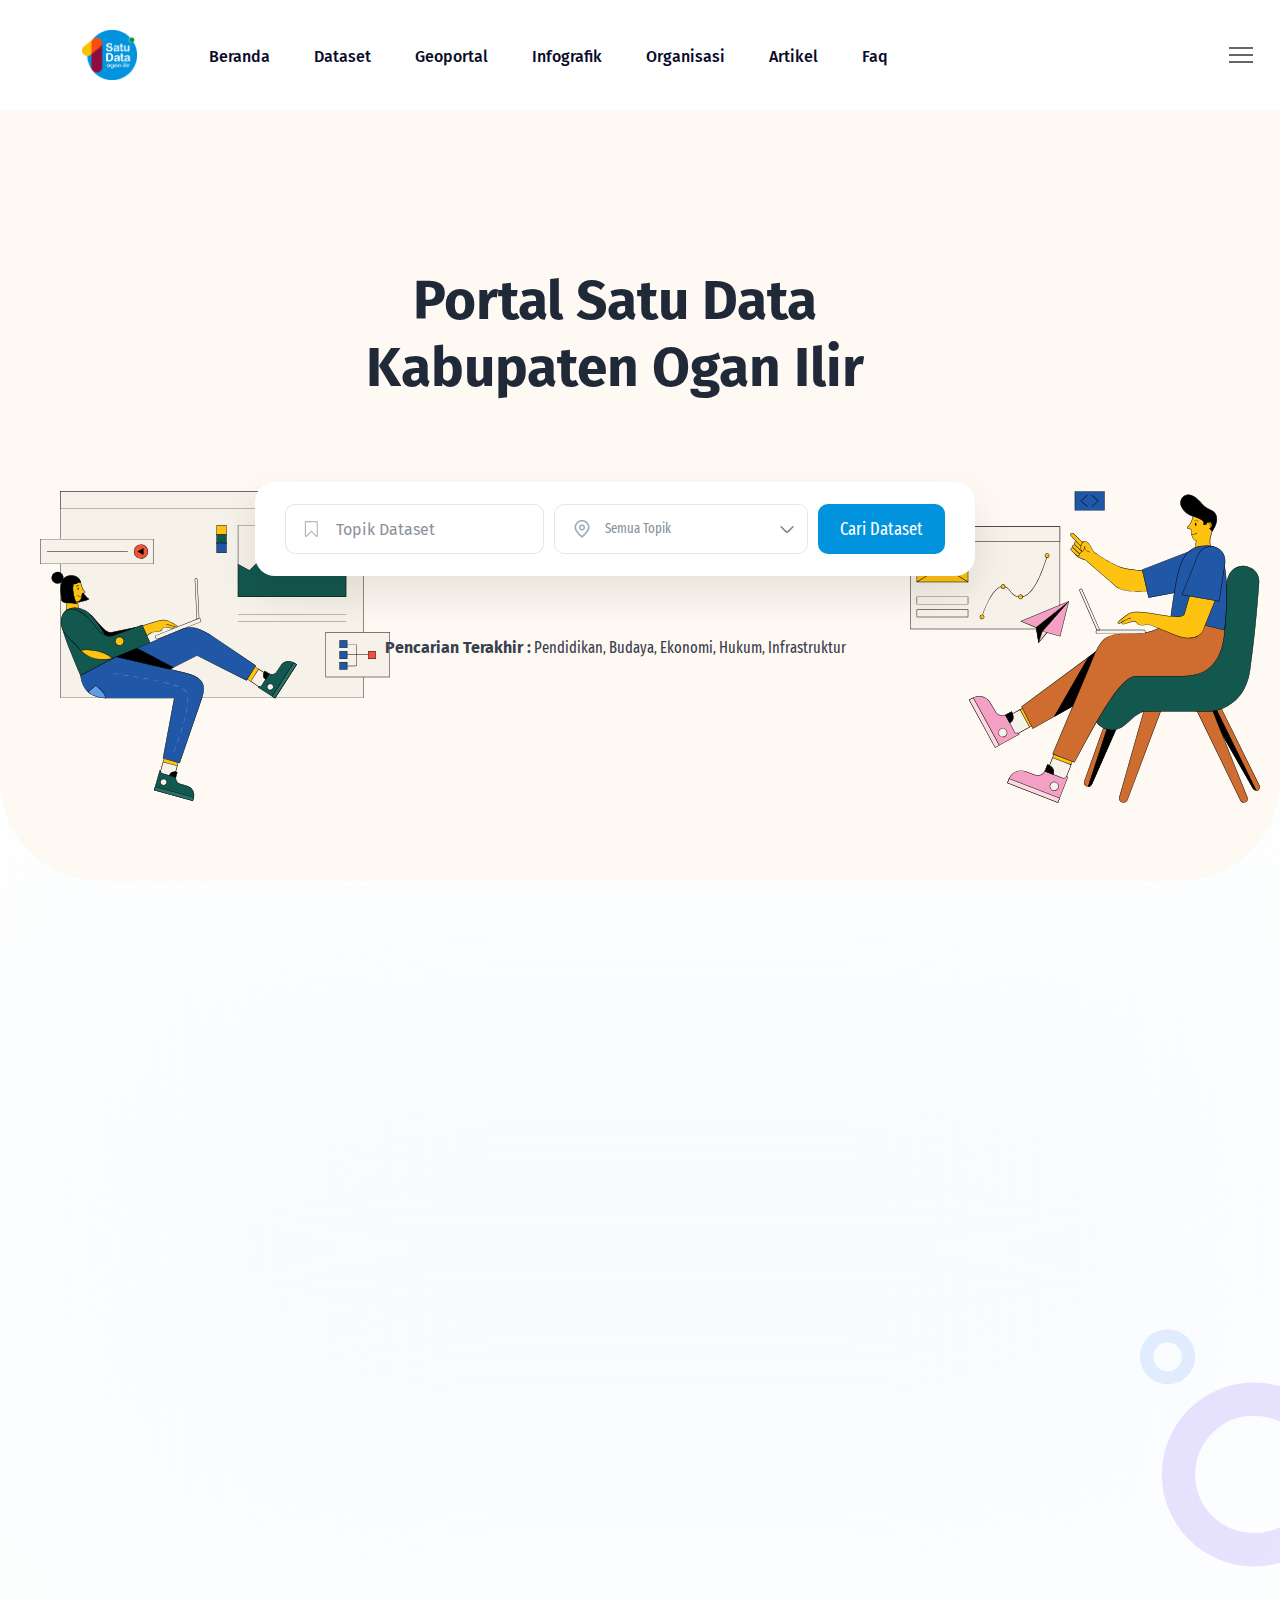
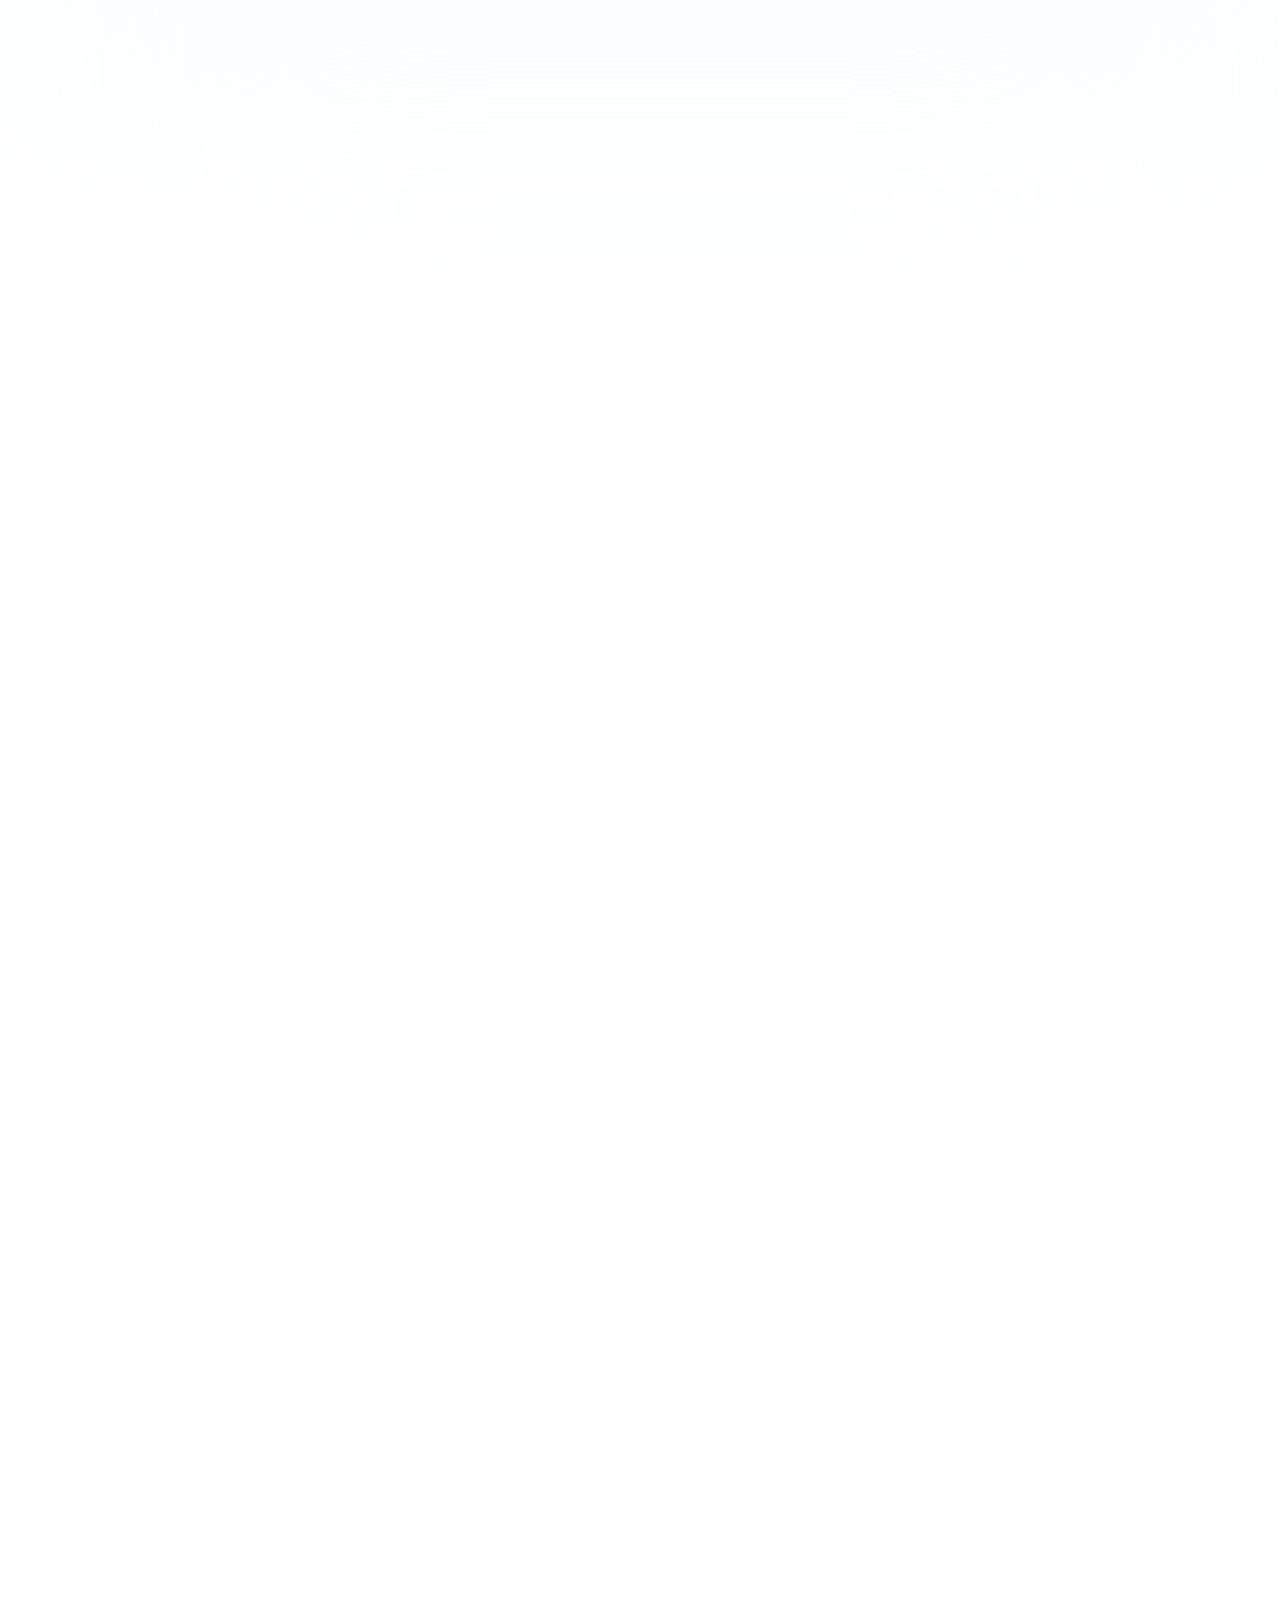
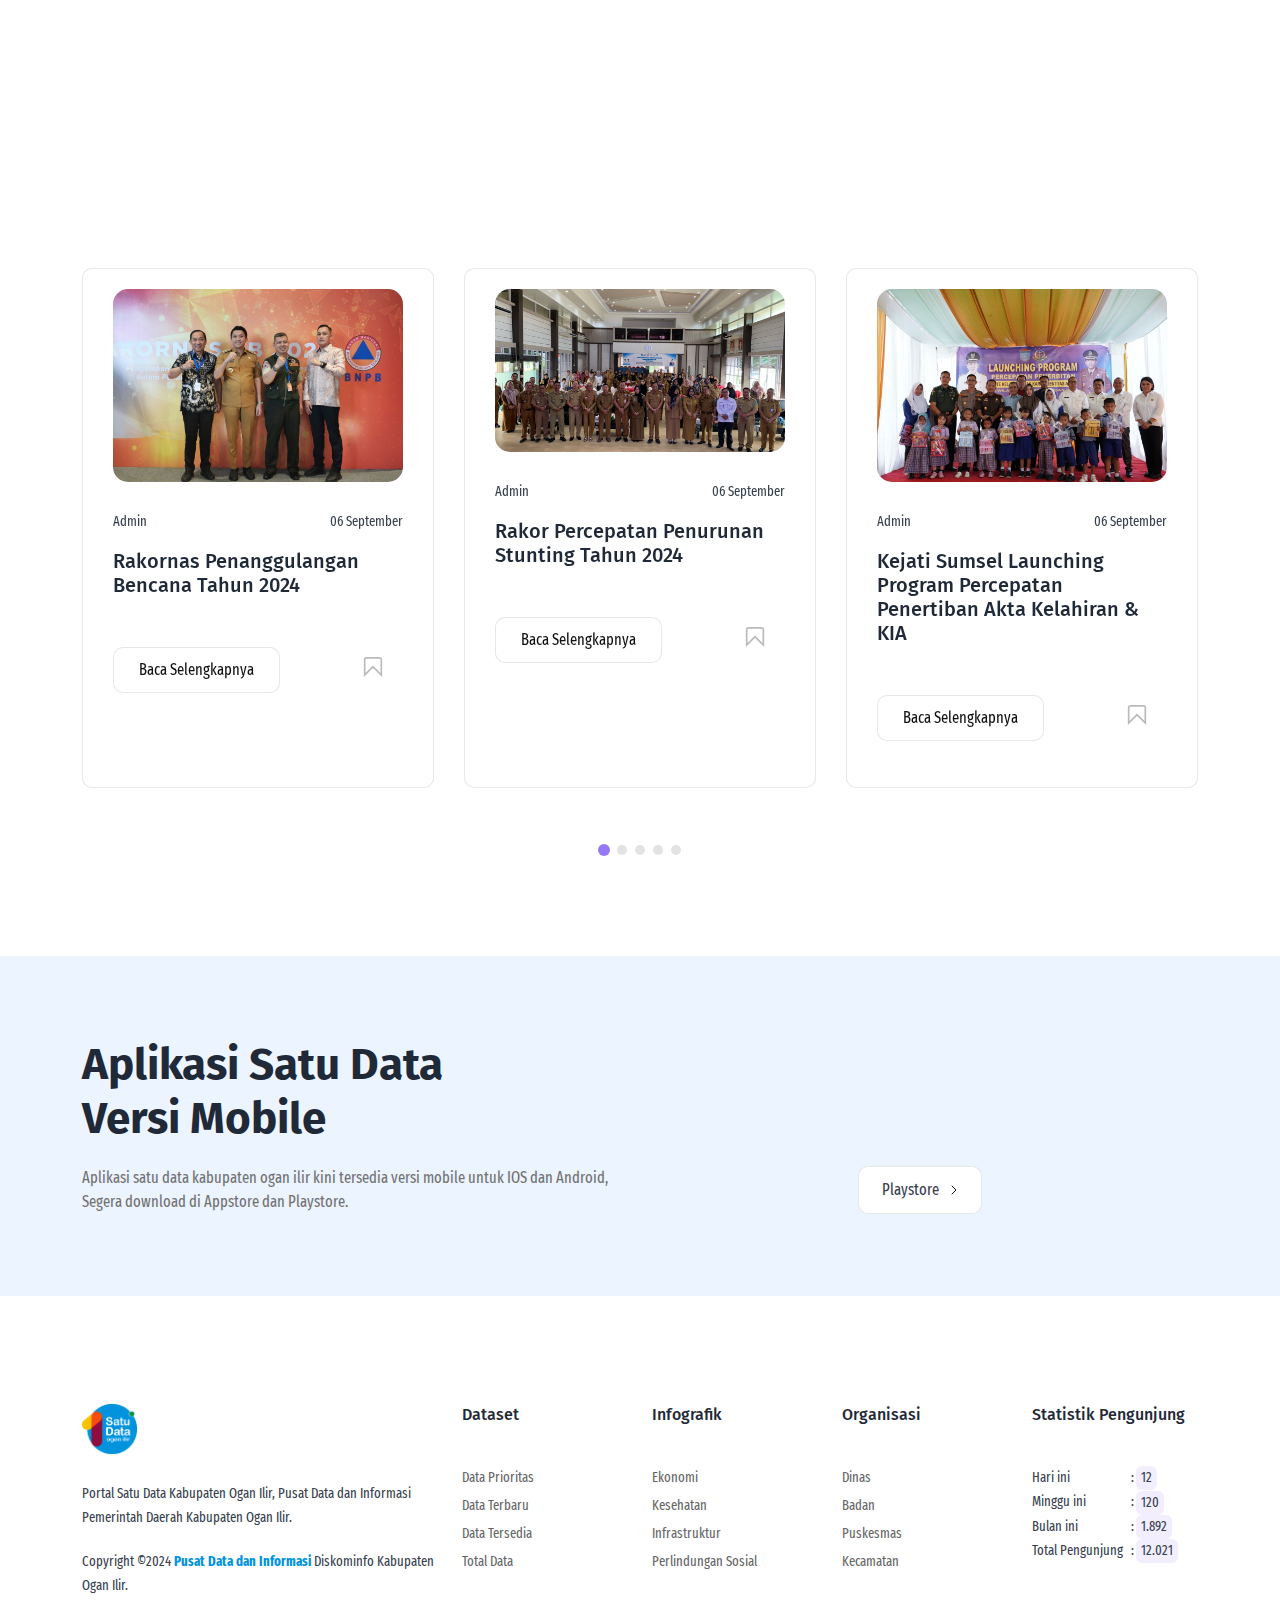
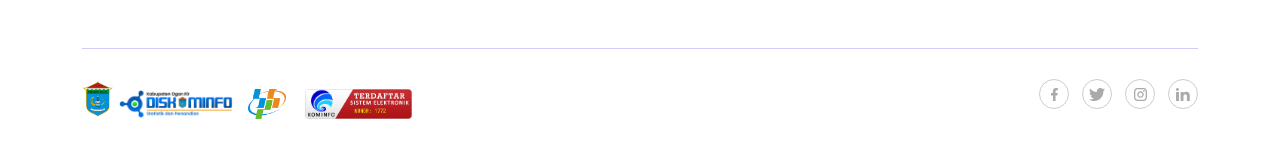
<file: index.html>
﻿<!DOCTYPE html>
<html class="no-js" lang="en">

<head>
    <meta charset="utf-8" />
    <title>Redesign Portal Satu Data</title>
    <meta http-equiv="x-ua-compatible" content="ie=edge" />
    <meta name="description" content="" />
    <meta name="viewport" content="width=device-width, initial-scale=1" />
    <meta property="og:title" content="" />
    <meta property="og:type" content="" />
    <meta property="og:url" content="" />
    <meta property="og:image" content="" />
    <!-- Favicon -->
    <link rel="shortcut icon" type="image/x-icon" href="assets/imgs/satudata/satudata.png" />
    <!-- Template CSS -->
    <link rel="stylesheet" href="assets/css/plugins/animate.min.css" />
    <link rel="stylesheet" href="assets/css/main.css?v=1.0" />
</head>

<body>
    <!-- Preloader Start -->
    <div id="preloader-active">
        <div class="preloader d-flex align-items-center justify-content-center">
            <div class="preloader-inner position-relative">
                <div class="text-center">
                    <img src="assets/imgs/theme/loading.gif" alt="satudata" />
                </div>
            </div>
        </div>
    </div>
    <header class="header sticky-bar">
        <div class="container">
            <div class="main-header">
                <div class="header-left">
                    <div class="header-logo">
                        <a href="index.html" class="d-flex"><img alt="satudata" src="assets/imgs/satudata/satudata.png"
                                height="50" /></a>
                    </div>
                    <div class="header-nav">
                        <nav class="nav-main-menu d-none d-xl-block">
                            <ul class="main-menu">
                                <li>
                                    <a class="active" href="index.html">Beranda</a>
                                </li>
                                <li>
                                    <a href="satudata-dataset-list.html">Dataset</a>
                                </li>
                                <li>
                                    <a href="https://oganilirkab.ina-sdi.or.id">Geoportal</a>
                                </li>
                                <li>
                                    <a href="satudata-infografik-list.html">Infografik</a>
                                </li>
                                <li>
                                    <a href="satudata-organisasi-list.html">Organisasi</a>
                                </li>
                                <li>
                                    <a href="satudata-artikel-list.html">Artikel</a>
                                </li>
                                <li>
                                    <a href="#">Faq</a>
                                </li>
                            </ul>
                        </nav>
                        <div class="burger-icon burger-icon-white">
                            <span class="burger-icon-top"></span>
                            <span class="burger-icon-mid"></span>
                            <span class="burger-icon-bottom"></span>
                        </div>
                    </div>
                </div>
                <div class="header-right">
                    <div class="block-signin">
                        <a href="#" class="text-link-bd-btom hover-up">Online</a>
                    </div>
                </div>
            </div>
        </div>
    </header>
    <div class="mobile-header-active mobile-header-wrapper-style perfect-scrollbar">
        <div class="mobile-header-wrapper-inner">
            <div class="mobile-header-top">
                <div class="user-account">
                    <img src="assets/imgs/satudata/satudata.png" alt="satudata" />
                </div>
                <div class="burger-icon burger-icon-white">
                    <span class="burger-icon-top"></span>
                    <span class="burger-icon-mid"></span>
                    <span class="burger-icon-bottom"></span>
                </div>
            </div>
            <div class="mobile-header-content-area">
                <div class="perfect-scroll">
                    <div class="mobile-search mobile-header-border mb-30">
                        <form action="#">
                            <input type="text" placeholder="Search for items…" />
                            <i class="fi-rr-search"></i>
                        </form>
                    </div>
                    <div class="mobile-menu-wrap mobile-header-border">
                        <!-- mobile menu start -->
                        <nav>
                            <ul class="mobile-menu font-heading">
                                <li>
                                    <a class="active" href="index.html">Beranda</a>
                                </li>
                                <li>
                                    <a href="satudata-dataset-list.html">Dataset</a>
                                </li>
                                <li>
                                    <a href="https://oganilirkab.ina-sdi.or.id">Geoportal</a>
                                </li>
                                <li>
                                    <a href="satudata-infografik-list.html">Infografik</a>
                                </li>
                                <li>
                                    <a href="satudata-organisasi-list.html">Organisasi</a>
                                </li>
                                <li>
                                    <a href="satudata-artikel-list.html">Artikel</a>
                                </li>
                                <li>
                                    <a href="#">Faq</a>
                                </li>
                            </ul>
                        </nav>
                        <!-- mobile menu end -->
                    </div>
                    <div class="site-copyright">
                        Copyright ©2024 <a href="#"><strong>Pusat Data dan Informasi</strong></a> Diskominfo Kabupaten
                        Ogan
                        Ilir.</div>
                </div>
            </div>
        </div>
    </div>
    <!--End header-->
    <!-- Content -->
    <main class="main">
        <section class="section-box bg-banner-about banner-home-3 pt-100">
            <div class="banner-hero">
                <div class="banner-inner">
                    <div class="row">
                        <div class="col-lg-12">
                            <div class="block-banner">
                                <h2 class="heading-banner text-center wow animate__animated animate__fadeInUp">Portal
                                    Satu Data<br>Kabupaten Ogan Ilir</h2>
                                <div class="form-find mw-720 mt-80">
                                    <form class="wow animate__animated animate__fadeInUp">
                                        <input type="text" class="form-input input-keysearch mr-10"
                                            placeholder="Topik Dataset" />
                                        <select class="form-input mr-10 select-active">
                                            <option value="">Semua Topik</option>
                                            <option value="AX">Ekonomi</option>
                                            <option value="AF">Kesehatan</option>
                                            <option value="AL">Pendidikan</option>
                                            <option value="DZ">Pemerintahan</option>
                                            <option value="AD">Budaya</option>
                                            <option value="AO">Infrastruktur</option>
                                            <option value="AI">Pedagangan</option>

                                        </select>
                                        <button
                                            class="btn btn-default btn-find wow animate__animated animate__fadeInUp">Cari
                                            Dataset</button>
                                    </form>
                                </div>
                                <div class="list-tags-banner mt-60 text-center wow animate__animated animate__fadeInUp">
                                    <strong>Pencarian Terakhir :</strong>
                                    <a href="#">Pendidikan</a>, <a href="#">Budaya</a>, <a href="#">Ekonomi</a>, <a
                                        href="#">Hukum</a>, <a href="#">Infrastruktur</a>
                                </div>
                            </div>
                        </div>
                    </div>
                </div>
            </div>
        </section>

        <section class="section-box mt-90 mb-50 mb-md-0">
            <div class="container">
                <div class="mw-650">
                    <h4 class="text-center wow animate__animated animate__fadeInUp">Statistik Portal Satu Data </h4>
                </div>
                <div class="row mt-60">
                    <div class="col-lg-3 col-md-6 col-sm-6 col-12 mb-md-30">
                        <div class="card-none-bd hover-up wow animate__animated animate__fadeInUp" data-wow-delay=".0s">
                            <div class="block-image">
                                <figure><img alt="satudata" src="assets/imgs/page/services/ready-project.svg" />
                                </figure>
                            </div>
                            <div class="card-info-bottom">
                                <h3><span class="count">18265</span>+</h3>
                                <strong>Dataset</strong>
                                <p class="text-mutted">Total seluruh dataset tersedia</p>
                            </div>
                        </div>
                    </div>
                    <div class="col-lg-3 col-md-6 col-sm-6 col-12 mb-md-30">
                        <div class="card-none-bd hover-up wow animate__animated animate__fadeInUp" data-wow-delay=".1s">
                            <div class="block-image">
                                <figure><img alt="satudata" src="assets/imgs/page/services/candidate-call.svg" />
                                </figure>
                            </div>
                            <div class="card-info-bottom">
                                <h3><span class="count">820</span>+</h3>
                                <strong>Data Prioritas</strong>
                                <p class="text-mutted">Dataset prioritas di tahun 2024</p>
                            </div>
                        </div>
                    </div>
                    <div class="col-lg-3 col-md-6 col-sm-6 col-12 mb-md-30">
                        <div class="card-none-bd hover-up wow animate__animated animate__fadeInUp" data-wow-delay=".2s">
                            <div class="block-image">
                                <figure><img alt="satudata" src="assets/imgs/page/services/complete-jobs.svg" />
                                </figure>
                            </div>
                            <div class="card-info-bottom">
                                <h3><span class="count">1254</span>+</h3>
                                <strong>Data Didownload</strong>
                                <p class="text-mutted">Data sudah di download pada portal satu data</p>
                            </div>
                        </div>
                    </div>
                    <div class="col-lg-3 col-md-6 col-sm-6 col-12">
                        <div class="card-none-bd hover-up wow animate__animated animate__fadeInUp" data-wow-delay=".3s">
                            <div class="block-image">
                                <figure><img alt="satudata" src="assets/imgs/page/services/job-posted.svg" /></figure>
                            </div>
                            <div class="card-info-bottom">
                                <h3><span class="count">67654</span>+</h3>
                                <strong>Pengunjung</strong>
                                <p class="text-mutted">Total seluruh pengunjung portal satu data</p>
                            </div>
                        </div>
                    </div>
                </div>
            </div>
        </section>

        <section class="section-box mt-70">
            <div class="container">
                <div class="row align-items-end">
                    <div class="col-lg-7">
                        <h2 class="section-title mb-20 wow animate__animated animate__fadeInUp">Topik Dataset</h2>
                        <p class="text-md-lh28 color-black-5 wow animate__animated animate__fadeInUp">Temukan data
                            dengan mudah, cepat, dan akurat berdasarkan topik atau isu strategis.</p>
                    </div>
                    <div class="col-lg-5 text-lg-end text-start wow animate__animated animate__fadeInUp"
                        data-wow-delay=".2s">
                        <a href="satudata-filter-pencarian.html"
                            class="mt-sm-15 mt-lg-30 btn btn-border icon-chevron-right">Semua Topik</a>
                    </div>
                </div>
                <div class="row mt-70">
                    <div class="col-lg-3 col-md-6 col-sm-12 col-12">
                        <div class="card-grid hover-up wow animate__animated animate__fadeInUp">
                            <div class="text-center">
                                <a href="satudata-filter-pencarian.html">
                                    <figure><img alt="satudata"
                                            src="assets/imgs/satudata/icon/category/category - education.svg"
                                            style="height: 85px; border-radius: 100%;" />
                                    </figure>
                                </a>
                            </div>
                            <h5 class="text-center mt-20 card-heading"><a
                                    href="satudata-filter-pencarian.html">Demografi &amp;
                                    Kependudukan</a>
                            </h5>
                            <p class="text-center text-stroke-40 mt-20">156 dataset</p>
                        </div>
                    </div>
                    <div class="col-lg-3 col-md-6 col-sm-12 col-12">
                        <div class="card-grid hover-up wow animate__animated animate__fadeInUp" data-wow-delay=".1s">
                            <div class="text-center">
                                <a href="satudata-filter-pencarian.html">
                                    <figure><img alt="satudata"
                                            src="assets/imgs/satudata/icon/category/category - neraca.svg"
                                            style="height: 85px; border-radius: 100%;" />
                                    </figure>
                                </a>
                            </div>
                            <h5 class="text-center mt-20 card-heading"><a href="satudata-filter-pencarian.html">Ekonomi
                                    &amp;
                                    Keuangan</a>
                            </h5>
                            <p class="text-center text-stroke-40 mt-20">268 dataset</p>
                        </div>
                    </div>
                    <div class="col-lg-3 col-md-6 col-sm-12 col-12 wow animate__animated animate__fadeInUp"
                        data-wow-delay=".2s">
                        <div class="card-grid hover-up">
                            <div class="text-center">
                                <a href="satudata-filter-pencarian.html">
                                    <figure><img alt="satudata"
                                            src="assets/imgs/satudata/icon/category/category - pertanian2.svg"
                                            style="height: 85px; border-radius: 100%;" />
                                    </figure>
                                </a>
                            </div>
                            <h5 class="text-center mt-20 card-heading"><a href="satudata-filter-pencarian.html">Harga
                                    &amp; Paritas Daya
                                    Beli</a></h5>
                            <p class="text-center text-stroke-40 mt-20">145 dataset</p>
                        </div>
                    </div>
                    <div class="col-lg-3 col-md-6 col-sm-12 col-12">
                        <div class="card-grid hover-up wow animate__animated animate__fadeInUp" data-wow-delay=".3s">
                            <div class="text-center">
                                <a href="satudata-filter-pencarian.html">
                                    <figure><img alt="satudata"
                                            src="assets/imgs/satudata/icon/category/category - seni budaya.svg"
                                            style="height: 85px; border-radius: 100%;" />
                                    </figure>
                                </a>
                            </div>
                            <h5 class="text-center mt-20 card-heading"><a href="satudata-filter-pencarian.html">Ilmu
                                    Pengetahuan &amp;
                                    Hak Paten</a>
                            </h5>
                            <p class="text-center text-stroke-40 mt-20">236 dataset</p>
                        </div>
                    </div>
                    <div class="col-lg-3 col-md-6 col-sm-12 col-12">
                        <div class="card-grid hover-up wow animate__animated animate__fadeInUp">
                            <div class="text-center">
                                <a href="satudata-filter-pencarian.html">
                                    <figure><img alt="satudata"
                                            src="assets/imgs/satudata/icon/category/category - kesejahteraan.svg"
                                            style="height: 85px; border-radius: 100%;" />
                                    </figure>
                                </a>
                            </div>
                            <h5 class="text-center mt-20 card-heading"><a
                                    href="satudata-filter-pencarian.html">Indikator Ekonomi
                                    Bulanan</a>
                            </h5>
                            <p class="text-center text-stroke-40 mt-20">56 dataset</p>
                        </div>
                    </div>
                    <div class="col-lg-3 col-md-6 col-sm-12 col-12">
                        <div class="card-grid hover-up wow animate__animated animate__fadeInUp" data-wow-delay=".1s">
                            <div class="text-center">
                                <a href="satudata-filter-pencarian.html">
                                    <figure><img alt="satudata"
                                            src="assets/imgs/satudata/icon/category/category-health.svg"
                                            style="height: 85px; border-radius: 100%;" />
                                    </figure>
                                </a>
                            </div>
                            <h5 class="text-center mt-20 card-heading"><a
                                    href="satudata-filter-pencarian.html">Kesehatan</a>
                            </h5>
                            <p class="text-center text-stroke-40 mt-20">168 dataset</p>
                        </div>
                    </div>
                    <div class="col-lg-3 col-md-6 col-sm-12 col-12">
                        <div class="card-grid hover-up wow animate__animated animate__fadeInUp" data-wow-delay=".2s">
                            <div class="text-center card-img">
                                <a href="satudata-filter-pencarian.html">
                                    <figure><img alt="satudata"
                                            src="assets/imgs/satudata/icon/category/category - kebudayaan2.svg"
                                            style="height: 85px; border-radius: 100%;" />
                                    </figure>
                                </a>
                            </div>
                            <h5 class="text-center mt-20 card-heading"><a
                                    href="satudata-filter-pencarian.html">Pendidikan</a>
                            </h5>
                            <p class="text-center text-stroke-40 mt-20">628 dataset</p>
                        </div>
                    </div>
                    <div class="col-lg-3 col-md-6 col-sm-12 col-12">
                        <div class="card-grid hover-up wow animate__animated animate__fadeInUp" data-wow-delay=".3s">
                            <div class="text-center mt-15">
                                <h3>18,265+</h3>
                            </div>
                            <p class="text-center mt-30 text-stroke-40">Seluruh Dataset</p>
                            <div class="text-center mt-30">
                                <div class="box-button-shadow"><a href="satudata-filter-pencarian.html"
                                        class="btn btn-default">Lihat
                                        Selengkapnya</a></div>
                            </div>
                        </div>
                    </div>
                </div>
            </div>
        </section>

        <section class="section-box mt-80">
            <div class="container">
                <div class="row align-items-end">
                    <div class="col-lg-7">
                        <h2 class="section-title mb-20 wow animate__animated animate__fadeInUp">Dataset Terbaru</h2>
                        <p class="text-md-lh28 color-black-5 wow animate__animated animate__fadeInUp">Info data dan
                            informasi resmi publik dari pemerintah Kabupaten Ogan Ilir.</p>
                    </div>
                    <div class="col-lg-5 text-lg-end text-start wow animate__animated animate__fadeInUp"
                        data-wow-delay=".2s">
                        <a href="satudata-dataset-list.html"
                            class="mt-sm-15 mt-lg-30 btn btn-border icon-chevron-right">Browse
                            all</a>
                    </div>
                </div>
                <div class="list-recent-jobs list-job-2-col mt-60">
                    <div class="row">
                        <div class="col-lg-6 col-md-12 col-sm-12 col-12">
                            <!-- Item job -->
                            <div class="card-job hover-up wow animate__animated animate__fadeInUp">
                                <div class="card-job-top">
                                    <div class="card-job-top--image">
                                        <a href="satudata-filter-pencarian.html">
                                            <figure><img alt="satudata"
                                                    src="assets/imgs/satudata/icon/category/category - kesejahteraan.svg" />
                                            </figure>
                                        </a>
                                    </div>
                                    <div class="card-job-top--info">
                                        <h6 class="card-job-top--info-heading"><a
                                                href="satudata-organisasi-single.html">Dinas Perumahan
                                                Rakyat dan Kawasan Permukiman Serta Pertanahan</a></h6>
                                        <div class="row">
                                            <div class="col-md-12">
                                                <a href="satudata-dataset-list.html"><span
                                                        class="card-job-top--company me-3">Perlindungan Sosial dan
                                                        Kesejahteraan</span></a>
                                                <span class="card-job-top--type-job text-sm"><i class="fi-rr-eye"></i>23
                                                    views</span>
                                                <span class="card-job-top--post-time text-sm"><i
                                                        class="fi-rr-clock"></i> Terakhir diperbarui : 01 Jan,
                                                    2024</span>
                                            </div>
                                        </div>
                                    </div>
                                </div>
                                <div class="card-job-description mt-20">
                                    <a href="satudata-dataset-single.html">
                                        Jumlah Rumah
                                        Tidak Layak Huni untuk Pencegahan Terhadap Tumbuh dan Berkembangnya
                                        Permukiman Kumuh (text maksimal dua baris selebihnya wrap-text) ...
                                    </a>
                                </div>
                                <div class="card-job-bottom mt-25">
                                    <div class="row">
                                        <div class="col-lg-9 col-sm-8 col-12">
                                            <a href="satudata-filter-pencarian.html"
                                                class="btn btn-small background-urgent btn-pink mr-5">Prioritas 2024</a>
                                            <a href="satudata-filter-pencarian.html"
                                                class="btn btn-small background-blue-light mr-5">Terbuka</a>
                                            <a href="satudata-dataset-single.html"
                                                class="btn btn-small background-6 disc-btn">Lihat
                                                Data Selengkapnya</a>
                                        </div>
                                        <div class="col-lg-3 col-sm-4 col-12 text-end pt-5 pt-sm-15">
                                            <a href="#" class="text-lg color-muted" data-bs-toggle="tooltip"
                                                data-bs-placement="top" title="Terverifikasi"><i
                                                    class="fi-rr-shield-check"></i></a>
                                            <a href="#" class="ml-5 text-lg color-muted" data-bs-toggle="tooltip"
                                                data-bs-placement="top" title="Dataset 2024"><i
                                                    class="fi-rr-bookmark"></i></a>
                                        </div>
                                    </div>
                                </div>
                            </div>
                            <!-- End item job -->
                        </div>
                        <div class="col-lg-6 col-md-12 col-sm-12 col-12">
                            <!-- Item job -->
                            <div class="card-job hover-up wow animate__animated animate__fadeInUp">
                                <div class="card-job-top">
                                    <div class="card-job-top--image">
                                        <a href="satudata-filter-pencarian.html">
                                            <figure><img alt="satudata"
                                                    src="assets/imgs/satudata/icon/category/category - pemerintahan.svg" />
                                            </figure>
                                        </a>
                                    </div>
                                    <div class="card-job-top--info">
                                        <h6 class="card-job-top--info-heading"><a
                                                href="satudata-organisasi-single.html">Dinas Perumahan
                                                Rakyat dan Kawasan Permukiman Serta Pertanahan</a></h6>
                                        <div class="row">
                                            <div class="col-md-12">
                                                <a href="satudata-dataset-list.html"><span
                                                        class="card-job-top--company me-3">Perlindungan Sosial dan
                                                        Kesejahteraan</span></a>
                                                <span class="card-job-top--type-job text-sm"><i class="fi-rr-eye"></i>23
                                                    views</span>
                                                <span class="card-job-top--post-time text-sm"><i
                                                        class="fi-rr-clock"></i> Terakhir diperbarui : 01 Jan,
                                                    2024</span>
                                            </div>
                                        </div>
                                    </div>
                                </div>
                                <div class="card-job-description mt-20">
                                    <a href="satudata-dataset-single.html">
                                        Jumlah Rumah
                                        Tidak Layak Huni untuk Pencegahan Terhadap Tumbuh dan Berkembangnya
                                        Permukiman Kumuh (text maksimal dua baris selebihnya wrap-text) ...
                                    </a>
                                </div>
                                <div class="card-job-bottom mt-25">
                                    <div class="row">
                                        <div class="col-lg-9 col-sm-8 col-12">
                                            <a href="satudata-filter-pencarian.html"
                                                class="btn btn-small background-urgent btn-pink mr-5">Prioritas 2024</a>
                                            <a href="satudata-filter-pencarian.html"
                                                class="btn btn-small background-blue-light mr-5">Terbuka</a>
                                            <a href="satudata-dataset-single.html"
                                                class="btn btn-small background-6 disc-btn">Lihat
                                                Data Selengkapnya</a>
                                        </div>
                                        <div class="col-lg-3 col-sm-4 col-12 text-end pt-5 pt-sm-15">
                                            <a href="#" class="text-lg color-muted" data-bs-toggle="tooltip"
                                                data-bs-placement="top" title="Terverifikasi"><i
                                                    class="fi-rr-shield-check"></i></a>
                                            <a href="#" class="ml-5 text-lg color-muted" data-bs-toggle="tooltip"
                                                data-bs-placement="top" title="Dataset 2024"><i
                                                    class="fi-rr-bookmark"></i></a>
                                        </div>
                                    </div>
                                </div>
                            </div>
                            <!-- End item job -->
                        </div>
                        <div class="col-lg-6 col-md-12 col-sm-12 col-12">
                            <!-- Item job -->
                            <div class="card-job hover-up wow animate__animated animate__fadeInUp">
                                <div class="card-job-top">
                                    <div class="card-job-top--image">
                                        <a href="satudata-filter-pencarian.html">
                                            <figure><img alt="satudata"
                                                    src="assets/imgs/satudata/icon/category/category - pariwisata.svg" />
                                            </figure>
                                        </a>
                                    </div>
                                    <div class="card-job-top--info">
                                        <h6 class="card-job-top--info-heading"><a
                                                href="satudata-organisasi-single.html">Dinas Perumahan
                                                Rakyat dan Kawasan Permukiman Serta Pertanahan</a></h6>
                                        <div class="row">
                                            <div class="col-md-12">
                                                <a href="satudata-dataset-list.html"><span
                                                        class="card-job-top--company me-3">Perlindungan Sosial dan
                                                        Kesejahteraan</span></a>
                                                <span class="card-job-top--type-job text-sm"><i class="fi-rr-eye"></i>23
                                                    views</span>
                                                <span class="card-job-top--post-time text-sm"><i
                                                        class="fi-rr-clock"></i> Terakhir diperbarui : 01 Jan,
                                                    2024</span>
                                            </div>
                                        </div>
                                    </div>
                                </div>
                                <div class="card-job-description mt-20">
                                    <a href="satudata-dataset-single.html">
                                        Jumlah Rumah
                                        Tidak Layak Huni untuk Pencegahan Terhadap Tumbuh dan Berkembangnya
                                        Permukiman Kumuh (text maksimal dua baris selebihnya wrap-text) ...
                                    </a>
                                </div>
                                <div class="card-job-bottom mt-25">
                                    <div class="row">
                                        <div class="col-lg-9 col-sm-8 col-12">
                                            <a href="satudata-filter-pencarian.html"
                                                class="btn btn-small background-urgent btn-pink mr-5">Prioritas 2024</a>
                                            <a href="satudata-filter-pencarian.html"
                                                class="btn btn-small background-blue-light mr-5">Terbuka</a>
                                            <a href="satudata-dataset-single.html"
                                                class="btn btn-small background-6 disc-btn">Lihat
                                                Data Selengkapnya</a>
                                        </div>
                                        <div class="col-lg-3 col-sm-4 col-12 text-end pt-5 pt-sm-15">
                                            <a href="#" class="text-lg color-muted" data-bs-toggle="tooltip"
                                                data-bs-placement="top" title="Terverifikasi"><i
                                                    class="fi-rr-shield-check"></i></a>
                                            <a href="#" class="ml-5 text-lg color-muted" data-bs-toggle="tooltip"
                                                data-bs-placement="top" title="Dataset 2024"><i
                                                    class="fi-rr-bookmark"></i></a>
                                        </div>
                                    </div>
                                </div>
                            </div>
                            <!-- End item job -->
                        </div>
                        <div class="col-lg-6 col-md-12 col-sm-12 col-12">
                            <!-- Item job -->
                            <div class="card-job hover-up wow animate__animated animate__fadeInUp">
                                <div class="card-job-top">
                                    <div class="card-job-top--image">
                                        <a href="satudata-filter-pencarian.html">
                                            <figure><img alt="satudata"
                                                    src="assets/imgs/satudata/icon/category/category - neraca.svg" />
                                            </figure>
                                        </a>
                                    </div>
                                    <div class="card-job-top--info">
                                        <h6 class="card-job-top--info-heading"><a
                                                href="satudata-organisasi-single.html">Dinas Perumahan
                                                Rakyat dan Kawasan Permukiman Serta Pertanahan</a></h6>
                                        <div class="row">
                                            <div class="col-md-12">
                                                <a href="satudata-dataset-list.html"><span
                                                        class="card-job-top--company me-3">Perlindungan Sosial dan
                                                        Kesejahteraan</span></a>
                                                <span class="card-job-top--type-job text-sm"><i class="fi-rr-eye"></i>23
                                                    views</span>
                                                <span class="card-job-top--post-time text-sm"><i
                                                        class="fi-rr-clock"></i> Terakhir diperbarui : 01 Jan,
                                                    2024</span>
                                            </div>
                                        </div>
                                    </div>
                                </div>
                                <div class="card-job-description mt-20">
                                    <a href="satudata-dataset-single.html">
                                        Jumlah Rumah
                                        Tidak Layak Huni untuk Pencegahan Terhadap Tumbuh dan Berkembangnya
                                        Permukiman Kumuh (text maksimal dua baris selebihnya wrap-text) ...
                                    </a>
                                </div>
                                <div class="card-job-bottom mt-25">
                                    <div class="row">
                                        <div class="col-lg-9 col-sm-8 col-12">
                                            <a href="satudata-filter-pencarian.html"
                                                class="btn btn-small background-urgent btn-pink mr-5">Prioritas 2024</a>
                                            <a href="satudata-filter-pencarian.html"
                                                class="btn btn-small background-blue-light mr-5">Terbuka</a>
                                            <a href="satudata-dataset-single.html"
                                                class="btn btn-small background-6 disc-btn">Lihat
                                                Data Selengkapnya</a>
                                        </div>
                                        <div class="col-lg-3 col-sm-4 col-12 text-end pt-5 pt-sm-15">
                                            <a href="#" class="text-lg color-muted" data-bs-toggle="tooltip"
                                                data-bs-placement="top" title="Terverifikasi"><i
                                                    class="fi-rr-shield-check"></i></a>
                                            <a href="#" class="ml-5 text-lg color-muted" data-bs-toggle="tooltip"
                                                data-bs-placement="top" title="Dataset 2024"><i
                                                    class="fi-rr-bookmark"></i></a>
                                        </div>
                                    </div>
                                </div>
                            </div>
                            <!-- End item job -->
                        </div>
                    </div>
                </div>
            </div>
        </section>

        <section class="section-box mt-50">
            <div class="container">
                <div class="row align-items-end">
                    <div class="col-lg-7 col-md-7">
                        <h2 class="section-title mb-20 wow animate__animated animate__fadeInUp hover-up"
                            data-wow-delay=".1s">
                            Berita</h2>
                        <p class="text-md-lh28 color-black-5 wow animate__animated animate__fadeInUp hover-up"
                            data-wow-delay=".1s">Berita Kabupaten Ogan Ilir</p>
                    </div>
                    <div class="col-lg-5 col-md-5 text-lg-end text-start">
                        <a href="https://oganilirkab.go.id/news/"
                            class="btn btn-border icon-chevron-right wow animate__animated animate__fadeInUp hover-up mt-15"
                            data-wow-delay=".1s">Selengkapnya</a>
                    </div>
                </div>
                <div class="row mt-70">
                    <div class="box-swiper">
                        <div class="swiper-container swiper-group-3">
                            <div class="swiper-wrapper pb-70 pt-5">
                                <div class="swiper-slide">
                                    <div class="card-grid-3 hover-up">
                                        <div class="text-center card-grid-3-image">
                                            <figure><img alt="satudata"
                                                    src="assets/imgs/satudata/web/bupati-panca-hadiri-rakornas-penanggulangan-bencana-tahun-2024.webp" />
                                            </figure>
                                            </a>
                                        </div>
                                        <div class="card-block-info">
                                            <div class="row">
                                                <div class="col-lg-6 col-6 text-start">
                                                    <span>Admin</span>
                                                </div>
                                                <div class="col-lg-6 col-6 text-end">
                                                    <span>06 September</span>
                                                </div>
                                            </div>
                                            <h5 class="mt-15 heading-md"><a
                                                    href="https://oganilirkab.go.id/news/bupati-panca-hadiri-rakornas-penanggulangan-bencana-tahun-2024"
                                                    target="_blank">Rakornas
                                                    Penanggulangan Bencana Tahun 2024</a></h5>
                                            <div class="card-2-bottom mt-50">
                                                <div class="row">
                                                    <div class="col-lg-9 col-8">
                                                        <a href="https://oganilirkab.go.id/news/bupati-panca-hadiri-rakornas-penanggulangan-bencana-tahun-2024"
                                                            target="_blank" class="btn btn-border btn-brand-hover">Baca
                                                            Selengkapnya</a>
                                                    </div>
                                                    <div class="col-lg-3 text-md-end text-start col-4">
                                                        <a href="#" class="mt-10 display-block mr-20"><img
                                                                alt="satudata"
                                                                src="assets/imgs/theme/icons/bookmark.svg" /></a>
                                                    </div>
                                                </div>
                                            </div>
                                        </div>
                                    </div>
                                </div>
                                <div class="swiper-slide">
                                    <div class="card-grid-3 hover-up">
                                        <div class="text-center card-grid-3-image">
                                            <a href="https://oganilirkab.go.id/news/bupati-panca-hadiri-rakornas-penanggulangan-bencana-tahun-2024"
                                                target="_blank">
                                                <figure><img alt="satudata"
                                                        src="assets/imgs/satudata/web/pemkab-ogan-ilir-melaksanakan-kegiatan-rapat-koordinasirembug-percepatan-penurunan-stunting-tahun-2024.webp" />
                                                </figure>
                                            </a>
                                        </div>
                                        <div class="card-block-info">
                                            <div class="row">
                                                <div class="col-lg-6 col-6 text-start">
                                                    <span>Admin</span>
                                                </div>
                                                <div class="col-lg-6 col-6 text-end">
                                                    <span>06 September</span>
                                                </div>
                                            </div>
                                            <h5 class="mt-15 heading-md"><a
                                                    href="https://oganilirkab.go.id/news/bupati-panca-hadiri-rakornas-penanggulangan-bencana-tahun-2024"
                                                    target="_blank">Rakor Percepatan
                                                    Penurunan Stunting Tahun 2024</a></h5>
                                            <div class="card-2-bottom mt-50">
                                                <div class="row">
                                                    <div class="col-lg-9 col-8">
                                                        <a href="https://oganilirkab.go.id/news/bupati-panca-hadiri-rakornas-penanggulangan-bencana-tahun-2024"
                                                            target="_blank" class="btn btn-border btn-brand-hover">Baca
                                                            Selengkapnya</a>
                                                    </div>
                                                    <div class="col-lg-3 text-md-end text-start col-4">
                                                        <a href="#" class="mt-10 display-block mr-20"><img
                                                                alt="satudata"
                                                                src="assets/imgs/theme/icons/bookmark.svg" /></a>
                                                    </div>
                                                </div>
                                            </div>
                                        </div>
                                    </div>
                                </div>
                                <div class="swiper-slide">
                                    <div class="card-grid-3 hover-up">
                                        <div class="text-center card-grid-3-image">
                                            <a href="https://oganilirkab.go.id/news/bupati-panca-hadiri-rakornas-penanggulangan-bencana-tahun-2024"
                                                target="_blank">
                                                <figure><img alt="satudata"
                                                        src="assets/imgs/satudata/web/realisasikan-kejati-sumsel-launching-program-percepatan-penertiban-akta-kelahiran-dan-kartu-identitas-anak-kab-ogan-ilir.webp" />
                                                </figure>
                                            </a>
                                        </div>
                                        <div class="card-block-info">
                                            <div class="row">
                                                <div class="col-lg-6 col-6 text-start">
                                                    <span>Admin</span>
                                                </div>
                                                <div class="col-lg-6 col-6 text-end">
                                                    <span>06 September</span>
                                                </div>
                                            </div>
                                            <h5 class="mt-15 heading-md"><a
                                                    href="https://oganilirkab.go.id/news/bupati-panca-hadiri-rakornas-penanggulangan-bencana-tahun-2024"
                                                    target="_blank">Kejati Sumsel
                                                    Launching Program Percepatan Penertiban Akta Kelahiran & KIA</a>
                                            </h5>
                                            <div class="card-2-bottom mt-50">
                                                <div class="row">
                                                    <div class="col-lg-9 col-8">
                                                        <a href="https://oganilirkab.go.id/news/bupati-panca-hadiri-rakornas-penanggulangan-bencana-tahun-2024"
                                                            target="_blank" class="btn btn-border btn-brand-hover">Baca
                                                            Selengkapnya</a>
                                                    </div>
                                                    <div class="col-lg-3 text-md-end text-start col-4">
                                                        <a href="#" class="mt-10 display-block mr-20"><img
                                                                alt="satudata"
                                                                src="assets/imgs/theme/icons/bookmark.svg" /></a>
                                                    </div>
                                                </div>
                                            </div>
                                        </div>
                                    </div>
                                </div>
                                <div class="swiper-slide">
                                    <div class="card-grid-3 hover-up">
                                        <div class="text-center card-grid-3-image">
                                            <a href="https://oganilirkab.go.id/news/bupati-panca-hadiri-rakornas-penanggulangan-bencana-tahun-2024"
                                                target="_blank">
                                                <figure><img alt="satudata"
                                                        src="assets/imgs/satudata/web/sekda-muhsin-hadiri-musyawarah-perencanaan-pembangunan-nasional-musrenbangnas-tahun-2024.webp" />
                                                </figure>
                                            </a>
                                        </div>
                                        <div class="card-block-info">
                                            <div class="row">
                                                <div class="col-lg-6 col-6 text-start">
                                                    <span>Admin</span>
                                                </div>
                                                <div class="col-lg-6 col-6 text-end">
                                                    <span>06 September</span>
                                                </div>
                                            </div>
                                            <h5 class="mt-15 heading-md"><a
                                                    href="https://oganilirkab.go.id/news/bupati-panca-hadiri-rakornas-penanggulangan-bencana-tahun-2024"
                                                    target="_blank">Musrenbagnas Tahun
                                                    2024</a></h5>
                                            <div class="card-2-bottom mt-50">
                                                <div class="row">
                                                    <div class="col-lg-9 col-8">
                                                        <a href="https://oganilirkab.go.id/news/bupati-panca-hadiri-rakornas-penanggulangan-bencana-tahun-2024"
                                                            target="_blank" class="btn btn-border btn-brand-hover">Baca
                                                            Selengkapnya</a>
                                                    </div>
                                                    <div class="col-lg-3 text-md-end text-start col-4">
                                                        <a href="#" class="mt-10 display-block mr-20"><img
                                                                alt="satudata"
                                                                src="assets/imgs/theme/icons/bookmark.svg" /></a>
                                                    </div>
                                                </div>
                                            </div>
                                        </div>
                                    </div>
                                </div>
                                <div class="swiper-slide">
                                    <div class="card-grid-3 hover-up">
                                        <div class="text-center card-grid-3-image">
                                            <a href="https://oganilirkab.go.id/news/bupati-panca-hadiri-rakornas-penanggulangan-bencana-tahun-2024"
                                                target="_blank">
                                                <figure><img alt="satudata"
                                                        src="assets/imgs/satudata/web/wabup-ardani-hadiri-rapat-paripurna-v-dprd-kab-ogan-ilir-tahun-sidang-2024.webp" />
                                                </figure>
                                            </a>
                                        </div>
                                        <div class="card-block-info">
                                            <div class="row">
                                                <div class="col-lg-6 col-6 text-start">
                                                    <span>Admin</span>
                                                </div>
                                                <div class="col-lg-6 col-6 text-end">
                                                    <span>06 September</span>
                                                </div>
                                            </div>
                                            <h5 class="mt-15 heading-md"><a
                                                    href="https://oganilirkab.go.id/news/bupati-panca-hadiri-rakornas-penanggulangan-bencana-tahun-2024"
                                                    target="_blank">Rapat Paripurna V
                                                    DPRD Kab. Ogan Ilir</a></h5>
                                            <div class="card-2-bottom mt-50">
                                                <div class="row">
                                                    <div class="col-lg-9 col-8">
                                                        <a href="https://oganilirkab.go.id/news/bupati-panca-hadiri-rakornas-penanggulangan-bencana-tahun-2024"
                                                            target="_blank" class="btn btn-border btn-brand-hover">Baca
                                                            Selengkapnya</a>
                                                    </div>
                                                    <div class="col-lg-3 text-md-end text-start col-4">
                                                        <a href="#" class="mt-10 display-block mr-20"><img
                                                                alt="satudata"
                                                                src="assets/imgs/theme/icons/bookmark.svg" /></a>
                                                    </div>
                                                </div>
                                            </div>
                                        </div>
                                    </div>
                                </div>
                            </div>
                            <div class="swiper-pagination swiper-pagination3"></div>
                        </div>
                    </div>
                </div>
            </div>
        </section>

        <!-- <div class="section-box wow animate__animated animate__fadeIn mt-70">
            <div class="container">
                <div class="box-swiper">
                    <div class="swiper-container swiper-group-6">
                        <div class="swiper-wrapper pb-70 pt-5">
                            <div class="swiper-slide hover-up">
                                <div class="item-logo"><a href="candidates-single.html"><img alt="satudata"
                                            src="assets/imgs/slider/logo/google.svg" /></a></div>
                            </div>
                            <div class="swiper-slide hover-up">
                                <div class="item-logo"><a href="candidates-single.html"><img alt="satudata"
                                            src="assets/imgs/slider/logo/airbnb.svg" /></a></div>
                            </div>
                            <div class="swiper-slide hover-up">
                                <div class="item-logo"><a href="candidates-single.html"><img alt="satudata"
                                            src="assets/imgs/slider/logo/dropbox.svg" /></a></div>
                            </div>
                            <div class="swiper-slide hover-up">
                                <div class="item-logo"><a href="candidates-single.html"><img alt="satudata"
                                            src="assets/imgs/slider/logo/fedex.svg" /></a></div>
                            </div>
                            <div class="swiper-slide hover-up">
                                <div class="item-logo"><a href="candidates-single.html"><img alt="satudata"
                                            src="assets/imgs/slider/logo/wallmart.svg" /></a></div>
                            </div>
                            <div class="swiper-slide hover-up">
                                <div class="item-logo"><a href="candidates-single.html"><img alt="satudata"
                                            src="assets/imgs/slider/logo/hubspot.svg" /></a></div>
                            </div>
                        </div>
                    </div>
                    <div class="swiper-button-next"></div>
                    <div class="swiper-button-prev"></div>
                </div>
            </div>
        </div> -->

        <section class="section-box bg-blue-full mt-90 mb-50">
            <div class="container">
                <h3 class="mb-20">Aplikasi Satu Data <br>Versi Mobile</h3>
                <div class="row">
                    <div class="col-lg-6">
                        <p class="text-gray-200">Aplikasi satu data kabupaten ogan ilir kini tersedia versi mobile untuk
                            IOS dan Android, Segera download di Appstore dan Playstore.</p>
                    </div>
                    <div class="col-lg-6 pl-100 pl-md-15 mt-md-50">
                        <a type="button" class="btn btn-defaultw btn-find wow animate__animated animate__fadeInUp"
                            href="https://apps.apple.com/us/app/satudata-ogan-ilir/id6477705140" target="_blank"
                            class="btn btn-default">Appstore</a>
                        <a type="button"
                            href="https://play.google.com/store/apps/details?id=com.satudata.oganilir&pcampaignid=web_share"
                            target="_blank" class="btn btn-border icon-chevron-right">Playstore</a>
                    </div>
                </div>
            </div>
        </section>

    </main>
    <!-- End Content -->
    <!-- Footer -->
    <footer class="footer mt-50">
        <div class="container">
            <div class="row">
                <div class="col-md-4 col-sm-12">
                    <a href="index.html"><img alt="satudata" src="assets/imgs/satudata/satudata.png" height="50" /></a>
                    <div class="mt-20 mb-20">Portal Satu Data Kabupaten Ogan Ilir, Pusat Data dan Informasi Pemerintah
                        Daerah Kabupaten Ogan Ilir.</div>
                    <div>
                        Copyright ©2024 <a href="#"><strong>Pusat Data dan Informasi</strong></a> Diskominfo Kabupaten
                        Ogan
                        Ilir.
                    </div>
                </div>
                <div class="col-md-2 col-xs-6">
                    <h6>Dataset</h6>
                    <ul class="menu-footer mt-40">
                        <li><a href="#">Data Prioritas</a></li>
                        <li><a href="#">Data Terbaru</a></li>
                        <li><a href="#">Data Tersedia</a></li>
                        <li><a href="#">Total Data</a></li>
                    </ul>
                </div>
                <div class="col-md-2 col-xs-6">
                    <h6>Infografik</h6>
                    <ul class="menu-footer mt-40">
                        <li><a href="#">Ekonomi</a></li>
                        <li><a href="#">Kesehatan</a></li>
                        <li><a href="#">Infrastruktur</a></li>
                        <li><a href="#">Perlindungan Sosial</a></li>
                    </ul>
                </div>
                <div class="col-md-2 col-xs-6">
                    <h6>Organisasi</h6>
                    <ul class="menu-footer mt-40">
                        <li><a href="#">Dinas</a></li>
                        <li><a href="#">Badan</a></li>
                        <li><a href="#">Puskesmas</a></li>
                        <li><a href="#">Kecamatan</a></li>
                    </ul>
                </div>
                <div class="col-md-2 col-xs-6">
                    <h6>Statistik Pengunjung</h6>
                    <div class="mt-40 table-responsive">
                        <table>
                            <tbody>
                                <tr>
                                    <td width="350px">Hari ini</td>
                                    <td width="20px">:</td>
                                    <td width="200px"> <span class="btn btn-grey-small p-1">12</span></td>
                                </tr>
                                <tr>
                                    <td width="350px">Minggu ini</td>
                                    <td width="20px">:</td>
                                    <td width="200px"> <span class="btn btn-grey-small p-1">120</span></td>
                                </tr>
                                <tr>
                                    <td width="350px">Bulan ini</td>
                                    <td width="20px">:</td>
                                    <td width="200px"> <span class="btn btn-grey-small p-1">1.892</span></td>
                                </tr>
                                <tr>
                                    <td width="350px">Total Pengunjung</td>
                                    <td width="20px">:</td>
                                    <td width="200px"> <span class="btn btn-grey-small p-1">12.021</span></td>
                                </tr>
                            </tbody>
                        </table>
                    </div>
                </div>
            </div>
            <div class="footer-bottom mt-50">
                <div class="row">
                    <div class="col-md-6 text-md-start text-start">
                        <img src="assets/imgs/satudata/logo-oi.png" height="40" alt="">
                        <img src="assets/imgs/satudata/kominfo.webp" height="30" alt="">
                        <img class="me-3" src="assets/imgs/satudata/bps.png" height="30" alt="">
                        <img src="assets/imgs/satudata/badge-kominfo.png" height="30" alt="">
                    </div>
                    <div class="col-md-6 text-md-end text-start">
                        <div class="footer-social">
                            <a href="#" class="icon-socials icon-facebook"></a>
                            <a href="#" class="icon-socials icon-twitter"></a>
                            <a href="#" class="icon-socials icon-instagram"></a>
                            <a href="#" class="icon-socials icon-linkedin"></a>
                        </div>
                    </div>
                </div>
            </div>
        </div>
    </footer>
    <!-- End Footer -->
    <!-- Vendor JS-->
    <script src="assets/js/vendor/modernizr-3.6.0.min.js"></script>
    <script src="assets/js/vendor/jquery-3.6.0.min.js"></script>
    <script src="assets/js/vendor/jquery-migrate-3.3.0.min.js"></script>
    <script src="assets/js/vendor/bootstrap.bundle.min.js"></script>
    <script src="assets/js/plugins/waypoints.js"></script>
    <script src="assets/js/plugins/wow.js"></script>
    <script src="assets/js/plugins/magnific-popup.js"></script>
    <script src="assets/js/plugins/perfect-scrollbar.min.js"></script>
    <script src="assets/js/plugins/select2.min.js"></script>
    <script src="assets/js/plugins/isotope.js"></script>
    <script src="assets/js/plugins/scrollup.js"></script>
    <script src="assets/js/plugins/swiper-bundle.min.js"></script>
    <script src="assets/js/plugins/counterup.js"></script>
    <!-- Template  JS -->
    <script src="assets/js/main.js?v=1.0"></script>
</body>

</html>
</file>
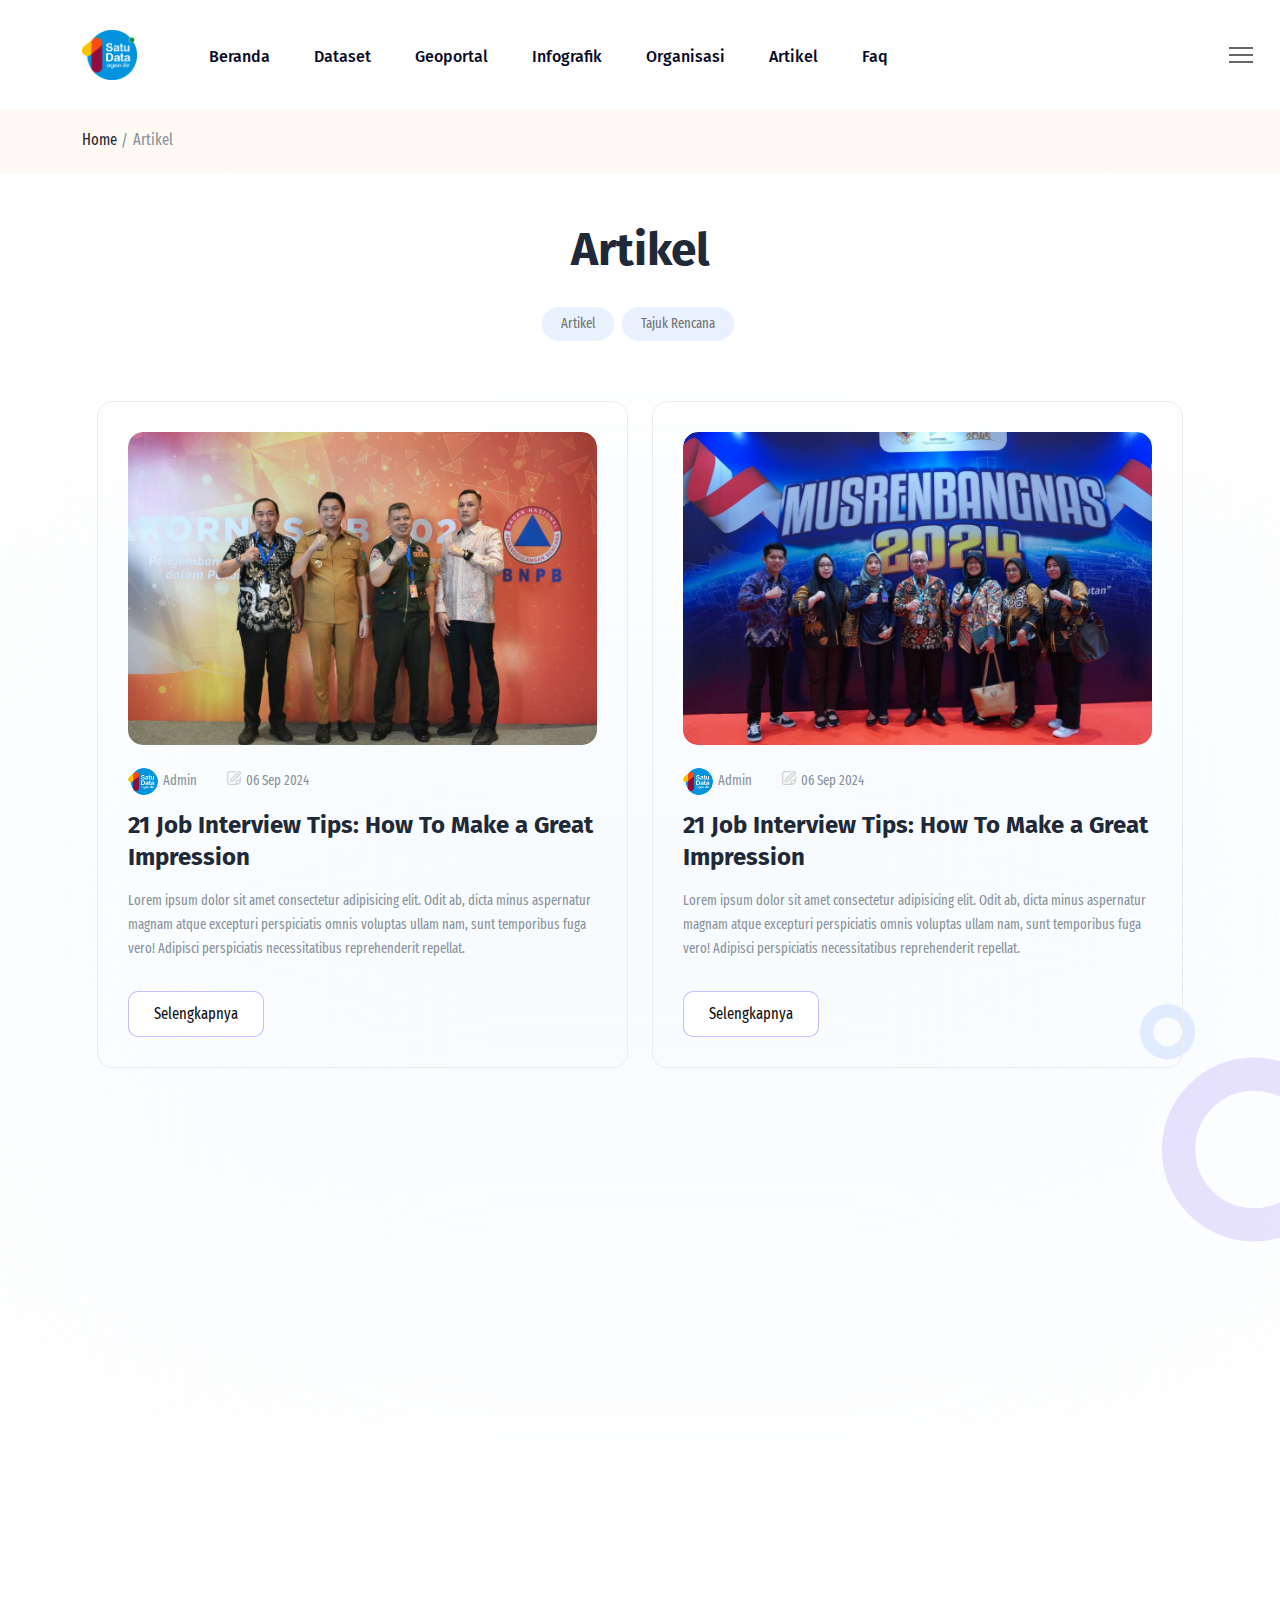
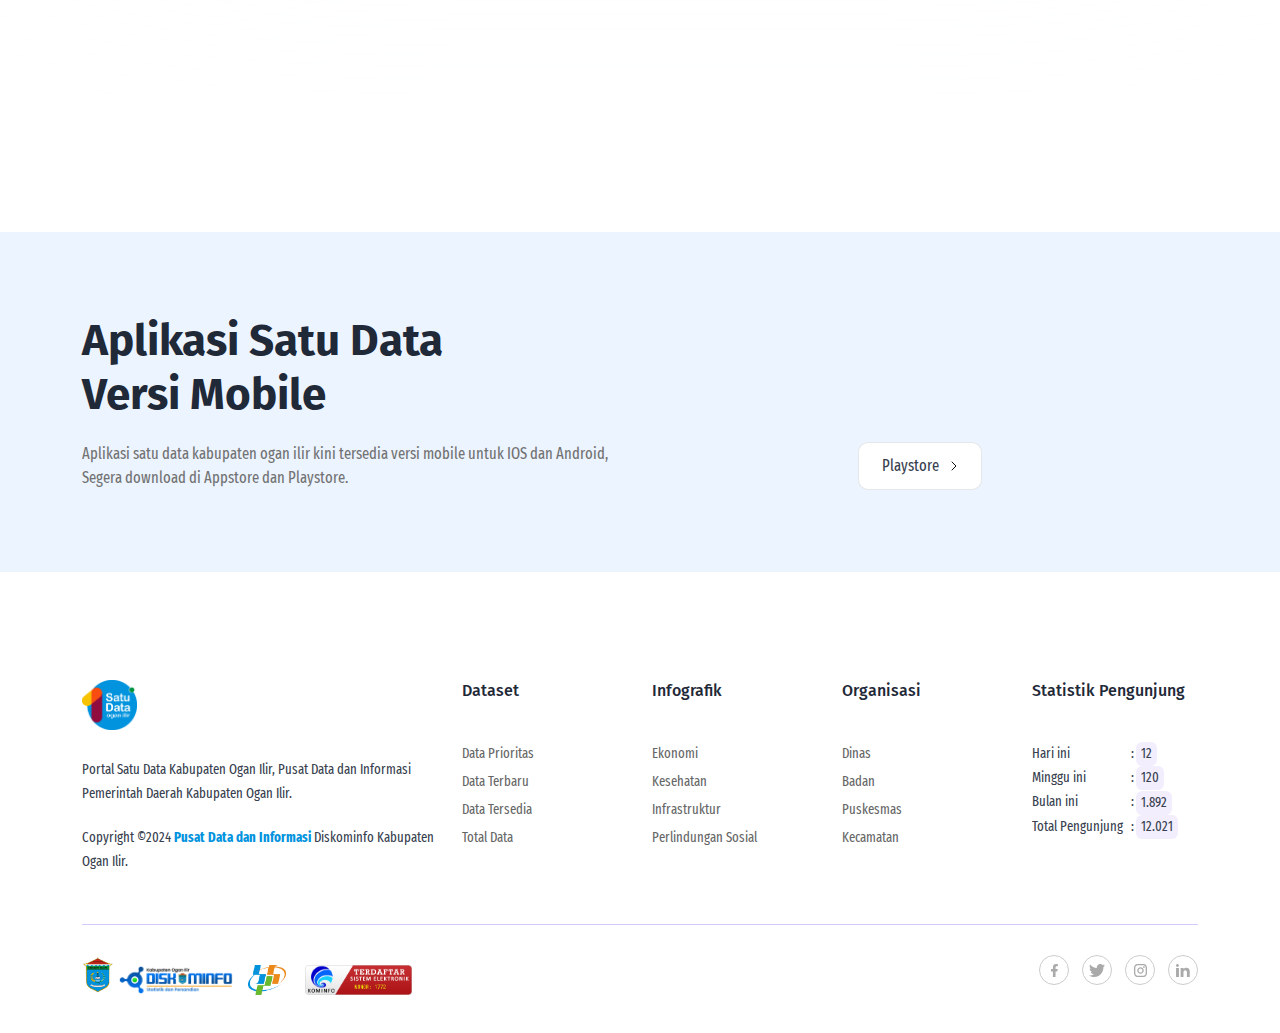
<file: satudata-artikel-list.html>
﻿<!DOCTYPE html>
<html class="no-js" lang="en">

<head>
    <meta charset="utf-8" />
    <title>Redesign Portal Satu Data</title>
    <meta http-equiv="x-ua-compatible" content="ie=edge" />
    <meta name="description" content="" />
    <meta name="viewport" content="width=device-width, initial-scale=1" />
    <meta property="og:title" content="" />
    <meta property="og:type" content="" />
    <meta property="og:url" content="" />
    <meta property="og:image" content="" />
    <!-- Favicon -->
    <link rel="shortcut icon" type="image/x-icon" href="assets/imgs/satudata/satudata.png" />
    <!-- Template CSS -->
    <link rel="stylesheet" href="assets/css/plugins/animate.min.css" />
    <link rel="stylesheet" href="assets/css/main.css?v=1.0" />
</head>

<body>
    <!-- Preloader Start -->
    <div id="preloader-active">
        <div class="preloader d-flex align-items-center justify-content-center">
            <div class="preloader-inner position-relative">
                <div class="text-center">
                    <img src="assets/imgs/theme/loading.gif" alt="satudata" />
                </div>
            </div>
        </div>
    </div>
    <header class="header sticky-bar">
        <div class="container">
            <div class="main-header">
                <div class="header-left">
                    <div class="header-logo">
                        <a href="index.html" class="d-flex"><img alt="satudata" src="assets/imgs/satudata/satudata.png"
                                height="50" /></a>
                    </div>
                    <div class="header-nav">
                        <nav class="nav-main-menu d-none d-xl-block">
                            <ul class="main-menu">
                                <li>
                                    <a class="active" href="index.html">Beranda</a>
                                </li>
                                <li>
                                    <a href="satudata-dataset-list.html">Dataset</a>
                                </li>
                                <li>
                                    <a href="https://oganilirkab.ina-sdi.or.id">Geoportal</a>
                                </li>
                                <li>
                                    <a href="satudata-infografik-list.html">Infografik</a>
                                </li>
                                <li>
                                    <a href="satudata-organisasi-list.html">Organisasi</a>
                                </li>
                                <li>
                                    <a href="satudata-artikel-list.html">Artikel</a>
                                </li>
                                <li>
                                    <a href="#">Faq</a>
                                </li>
                            </ul>
                        </nav>
                        <div class="burger-icon burger-icon-white">
                            <span class="burger-icon-top"></span>
                            <span class="burger-icon-mid"></span>
                            <span class="burger-icon-bottom"></span>
                        </div>
                    </div>
                </div>
                <div class="header-right">
                    <div class="block-signin">
                        <a href="#" class="text-link-bd-btom hover-up">Online</a>
                    </div>
                </div>
            </div>
        </div>
    </header>
    <div class="mobile-header-active mobile-header-wrapper-style perfect-scrollbar">
        <div class="mobile-header-wrapper-inner">
            <div class="mobile-header-top">
                <div class="user-account">
                    <img src="assets/imgs/satudata/satudata.png" alt="satudata" />
                </div>
                <div class="burger-icon burger-icon-white">
                    <span class="burger-icon-top"></span>
                    <span class="burger-icon-mid"></span>
                    <span class="burger-icon-bottom"></span>
                </div>
            </div>
            <div class="mobile-header-content-area">
                <div class="perfect-scroll">
                    <div class="mobile-search mobile-header-border mb-30">
                        <form action="#">
                            <input type="text" placeholder="Search for items…" />
                            <i class="fi-rr-search"></i>
                        </form>
                    </div>
                    <div class="mobile-menu-wrap mobile-header-border">
                        <!-- mobile menu start -->
                        <nav>
                            <ul class="mobile-menu font-heading">
                                <li>
                                    <a class="active" href="index.html">Beranda</a>
                                </li>
                                <li>
                                    <a href="satudata-dataset-list.html">Dataset</a>
                                </li>
                                <li>
                                    <a href="https://oganilirkab.ina-sdi.or.id">Geoportal</a>
                                </li>
                                <li>
                                    <a href="satudata-infografik-list.html">Infografik</a>
                                </li>
                                <li>
                                    <a href="satudata-organisasi-list.html">Organisasi</a>
                                </li>
                                <li>
                                    <a href="satudata-artikel-list.html">Artikel</a>
                                </li>
                                <li>
                                    <a href="#">Faq</a>
                                </li>
                            </ul>
                        </nav>
                        <!-- mobile menu end -->
                    </div>
                    <div class="site-copyright">
                        Copyright ©2024 <a href="#"><strong>Pusat Data dan Informasi</strong></a> Diskominfo Kabupaten
                        Ogan
                        Ilir.</div>
                </div>
            </div>
        </div>
    </div>
    <!--End header-->
    <!-- Content -->
    <main class="main">
        <div class="breacrumb-cover">
            <div class="container">
                <ul class="breadcrumbs">
                    <li><a href="#">Home</a></li>
                    <li>Artikel</li>
                </ul>
            </div>
        </div>
        <div class="archive-header pt-50 pb-50 text-center">
            <div class="container">
                <h3 class="mb-30 text-center w-75 mx-auto">
                    Artikel
                </h3>
                <div class="text-center">
                    <div class="sub-categories">
                        <a href="#" class="btn btn-tags-sm mb-10 mr-5">Artikel</a>
                        <a href="#" class="btn btn-tags-sm mb-10 mr-5">Tajuk Rencana</a>
                    </div>
                </div>
            </div>
        </div>
        <div class="post-loop-grid">
            <div class="container">
                <div class="row pr-15 pl-15">
                    <div class="col-lg-6 mb-30">
                        <div class="card-blog-1 hover-up wow animate__animated animate__fadeIn" data-wow-delay=".0s">
                            <figure class="post-thumb mb-15">
                                <a href="satudata-artikel-single.html">
                                    <img alt="satudata"
                                        src="assets/imgs/satudata/web/bupati-panca-hadiri-rakornas-penanggulangan-bencana-tahun-2024.webp" />
                                </a>
                            </figure>
                            <div class="card-block-info">
                                <div class="post-meta text-muted d-flex align-items-center mb-15">
                                    <div class="author d-flex align-items-center mr-30">
                                        <img alt="satudata" src="assets/imgs/satudata/satudata.png" />
                                        <span>Admin</span>
                                    </div>
                                    <div class="date">
                                        <span><i class="fi-rr-edit mr-5 text-grey-6"></i>06 Sep 2024</span>
                                    </div>
                                </div>
                                <h3 class="post-title mb-15"><a href="satudata-artikel-single.html">21 Job Interview
                                        Tips: How To
                                        Make a Great Impression</a></h3>
                                <p class="post-excerpt text-muted">
                                    Lorem ipsum dolor sit amet consectetur adipisicing elit. Odit ab, dicta minus
                                    aspernatur magnam atque excepturi perspiciatis omnis voluptas ullam nam, sunt
                                    temporibus fuga vero! Adipisci perspiciatis necessitatibus reprehenderit repellat.
                                </p>
                                <div class="card-2-bottom mt-30">
                                    <div class="d-flex align-items-center justify-content-between">
                                        <div class="keep-reading">
                                            <a href="satudata-artikel-single.html"
                                                class="btn btn-border btn-brand-hover">Selengkapnya</a>
                                        </div>
                                    </div>
                                </div>
                            </div>
                        </div>
                    </div>
                    <div class="col-lg-6 mb-30">
                        <div class="card-blog-1 hover-up wow animate__animated animate__fadeIn" data-wow-delay=".0s">
                            <figure class="post-thumb mb-15">
                                <a href="satudata-artikel-single.html">
                                    <img alt="satudata"
                                        src="assets/imgs/satudata/web/sekda-muhsin-hadiri-musyawarah-perencanaan-pembangunan-nasional-musrenbangnas-tahun-2024.webp" />
                                </a>
                            </figure>
                            <div class="card-block-info">
                                <div class="post-meta text-muted d-flex align-items-center mb-15">
                                    <div class="author d-flex align-items-center mr-30">
                                        <img alt="satudata" src="assets/imgs/satudata/satudata.png" />
                                        <span>Admin</span>
                                    </div>
                                    <div class="date">
                                        <span><i class="fi-rr-edit mr-5 text-grey-6"></i>06 Sep 2024</span>
                                    </div>
                                </div>
                                <h3 class="post-title mb-15"><a href="satudata-artikel-single.html">21 Job Interview
                                        Tips: How To
                                        Make a Great Impression</a></h3>
                                <p class="post-excerpt text-muted">
                                    Lorem ipsum dolor sit amet consectetur adipisicing elit. Odit ab, dicta minus
                                    aspernatur magnam atque excepturi perspiciatis omnis voluptas ullam nam, sunt
                                    temporibus fuga vero! Adipisci perspiciatis necessitatibus reprehenderit repellat.
                                </p>
                                <div class="card-2-bottom mt-30">
                                    <div class="d-flex align-items-center justify-content-between">
                                        <div class="keep-reading">
                                            <a href="satudata-artikel-single.html"
                                                class="btn btn-border btn-brand-hover">Selengkapnya</a>
                                        </div>
                                    </div>
                                </div>
                            </div>
                        </div>
                    </div>
                    <div class="col-lg-4 mb-30">
                        <div class="card-blog-1 card-custom-berita hover-up wow animate__animated animate__fadeIn"
                            data-wow-delay=".0s">
                            <figure class="post-thumb mb-15">
                                <a href="satudata-artikel-single.html">
                                    <img alt="satudata"
                                        src="assets/imgs/satudata/web/realisasikan-kejati-sumsel-launching-program-percepatan-penertiban-akta-kelahiran-dan-kartu-identitas-anak-kab-ogan-ilir.webp" />
                                </a>
                            </figure>
                            <div class="card-block-info">
                                <div class="post-meta text-muted d-flex align-items-center mb-15">
                                    <div class="author d-flex align-items-center mr-30">
                                        <img alt="satudata" src="assets/imgs/satudata/satudata.png" />
                                        <span>Admin</span>
                                    </div>
                                    <div class="date">
                                        <span><i class="fi-rr-edit mr-5 text-grey-6"></i>06 September</span>
                                    </div>
                                </div>
                                <h3 class="post-title small mb-15"><a href="satudata-artikel-single.html">How To Create
                                        a Resume for
                                        a Job in Social Media Marketing</a></h3>
                                <div class="card-2-bottom mt-30">
                                    <div class="d-flex align-items-center justify-content-between">
                                        <div class="keep-reading">
                                            <a href="satudata-artikel-single.html"
                                                class="btn btn-border btn-brand-hover">Selengkapnya</a>
                                        </div>
                                        <div class="tags text-lg-end">
                                            <a href="#" class="mt-10"><img alt="satudata"
                                                    src="assets/imgs/theme/icons/bookmark.svg" /></a>
                                        </div>
                                    </div>
                                </div>
                            </div>
                        </div>
                    </div>
                    <div class="col-lg-4 mb-30 ">
                        <div class="card-blog-1 card-custom-berita hover-up wow animate__animated animate__fadeIn"
                            data-wow-delay=".0s">
                            <figure class="post-thumb mb-15">
                                <a href="satudata-artikel-single.html">
                                    <img alt="satudata"
                                        src="assets/imgs/satudata/web/pemkab-ogan-ilir-melaksanakan-kegiatan-rapat-koordinasirembug-percepatan-penurunan-stunting-tahun-2024.webp" />
                                </a>
                            </figure>
                            <div class="card-block-info">
                                <div class="post-meta text-muted d-flex align-items-center mb-15">
                                    <div class="author d-flex align-items-center mr-30">
                                        <img alt="satudata" src="assets/imgs/satudata/satudata.png" />
                                        <span>Admin</span>
                                    </div>
                                    <div class="date">
                                        <span><i class="fi-rr-edit mr-5 text-grey-6"></i>06 September</span>
                                    </div>
                                </div>
                                <h3 class="post-title small mb-15"><a href="satudata-artikel-single.html">How To Create
                                        a Resume for
                                        a Job in Social Media Marketing</a></h3>
                                <div class="card-2-bottom mt-30">
                                    <div class="d-flex align-items-center justify-content-between">
                                        <div class="keep-reading">
                                            <a href="satudata-artikel-single.html"
                                                class="btn btn-border btn-brand-hover">Selengkapnya</a>
                                        </div>
                                        <div class="tags text-lg-end">
                                            <a href="#" class="mt-10"><img alt="satudata"
                                                    src="assets/imgs/theme/icons/bookmark.svg" /></a>
                                        </div>
                                    </div>
                                </div>
                            </div>
                        </div>
                    </div>
                    <div class="col-lg-4 mb-30">
                        <div class="card-blog-1 card-custom-berita hover-up wow animate__animated animate__fadeIn"
                            data-wow-delay=".0s">
                            <figure class="post-thumb mb-15">
                                <a href="satudata-artikel-single.html">
                                    <img alt="satudata"
                                        src="assets/imgs/satudata/web/wabup-ardani-hadiri-rapat-paripurna-v-dprd-kab-ogan-ilir-tahun-sidang-2024.webp" />
                                </a>
                            </figure>
                            <div class="card-block-info">
                                <div class="post-meta text-muted d-flex align-items-center mb-15">
                                    <div class="author d-flex align-items-center mr-30">
                                        <img alt="satudata" src="assets/imgs/satudata/satudata.png" />
                                        <span>Admin</span>
                                    </div>
                                    <div class="date">
                                        <span><i class="fi-rr-edit mr-5 text-grey-6"></i>06 September</span>
                                    </div>
                                </div>
                                <h3 class="post-title small mb-15"><a href="satudata-artikel-single.html">How To Create
                                        a Resume for
                                        a Job in Social Media Marketing</a></h3>
                                <div class="card-2-bottom mt-30">
                                    <div class="d-flex align-items-center justify-content-between">
                                        <div class="keep-reading">
                                            <a href="satudata-artikel-single.html"
                                                class="btn btn-border btn-brand-hover">Selengkapnya</a>
                                        </div>
                                        <div class="tags text-lg-end">
                                            <a href="#" class="mt-10"><img alt="satudata"
                                                    src="assets/imgs/theme/icons/bookmark.svg" /></a>
                                        </div>
                                    </div>
                                </div>
                            </div>
                        </div>
                    </div>
                </div>
                <div class="paginations text-center wow animate__animated animate__fadeIn">
                    <ul class="pager">
                        <li><a href="#" class="pager-prev"></a></li>
                        <li><a href="#" class="pager-number active">1</a></li>
                        <li><a href="#" class="pager-number">2</a></li>
                        <li><a href="#" class="pager-next"></a></li>
                    </ul>
                </div>
            </div>
        </div>
        <section class="section-box bg-blue-full mt-90 mb-50">
            <div class="container">
                <h3 class="mb-20">Aplikasi Satu Data <br>Versi Mobile</h3>
                <div class="row">
                    <div class="col-lg-6">
                        <p class="text-gray-200">Aplikasi satu data kabupaten ogan ilir kini tersedia versi mobile untuk
                            IOS dan Android, Segera download di Appstore dan Playstore.</p>
                    </div>
                    <div class="col-lg-6 pl-100 pl-md-15 mt-md-50">
                        <a type="button" class="btn btn-defaultw btn-find wow animate__animated animate__fadeInUp"
                            href="https://apps.apple.com/us/app/satudata-ogan-ilir/id6477705140" target="_blank"
                            class="btn btn-default">Appstore</a>
                        <a type="button"
                            href="https://play.google.com/store/apps/details?id=com.satudata.oganilir&pcampaignid=web_share"
                            target="_blank" class="btn btn-border icon-chevron-right">Playstore</a>
                    </div>
                </div>
            </div>
        </section>
    </main>
    <!-- End Content -->
    <!-- Footer -->
    <footer class="footer mt-50">
        <div class="container">
            <div class="row">
                <div class="col-md-4 col-sm-12">
                    <a href="index.html"><img alt="satudata" src="assets/imgs/satudata/satudata.png" height="50" /></a>
                    <div class="mt-20 mb-20">Portal Satu Data Kabupaten Ogan Ilir, Pusat Data dan Informasi Pemerintah
                        Daerah Kabupaten Ogan Ilir.</div>
                    <div>
                        Copyright ©2024 <a href="#"><strong>Pusat Data dan Informasi</strong></a> Diskominfo Kabupaten
                        Ogan
                        Ilir.
                    </div>
                </div>
                <div class="col-md-2 col-xs-6">
                    <h6>Dataset</h6>
                    <ul class="menu-footer mt-40">
                        <li><a href="#">Data Prioritas</a></li>
                        <li><a href="#">Data Terbaru</a></li>
                        <li><a href="#">Data Tersedia</a></li>
                        <li><a href="#">Total Data</a></li>
                    </ul>
                </div>
                <div class="col-md-2 col-xs-6">
                    <h6>Infografik</h6>
                    <ul class="menu-footer mt-40">
                        <li><a href="#">Ekonomi</a></li>
                        <li><a href="#">Kesehatan</a></li>
                        <li><a href="#">Infrastruktur</a></li>
                        <li><a href="#">Perlindungan Sosial</a></li>
                    </ul>
                </div>
                <div class="col-md-2 col-xs-6">
                    <h6>Organisasi</h6>
                    <ul class="menu-footer mt-40">
                        <li><a href="#">Dinas</a></li>
                        <li><a href="#">Badan</a></li>
                        <li><a href="#">Puskesmas</a></li>
                        <li><a href="#">Kecamatan</a></li>
                    </ul>
                </div>
                <div class="col-md-2 col-xs-6">
                    <h6>Statistik Pengunjung</h6>
                    <div class="mt-40 table-responsive">
                        <table>
                            <tbody>
                                <tr>
                                    <td width="350px">Hari ini</td>
                                    <td width="20px">:</td>
                                    <td width="200px"> <span class="btn btn-grey-small p-1">12</span></td>
                                </tr>
                                <tr>
                                    <td width="350px">Minggu ini</td>
                                    <td width="20px">:</td>
                                    <td width="200px"> <span class="btn btn-grey-small p-1">120</span></td>
                                </tr>
                                <tr>
                                    <td width="350px">Bulan ini</td>
                                    <td width="20px">:</td>
                                    <td width="200px"> <span class="btn btn-grey-small p-1">1.892</span></td>
                                </tr>
                                <tr>
                                    <td width="350px">Total Pengunjung</td>
                                    <td width="20px">:</td>
                                    <td width="200px"> <span class="btn btn-grey-small p-1">12.021</span></td>
                                </tr>
                            </tbody>
                        </table>
                    </div>
                </div>
            </div>
            <div class="footer-bottom mt-50">
                <div class="row">
                    <div class="col-md-6 text-md-start text-start">
                        <img src="assets/imgs/satudata/logo-oi.png" height="40" alt="">
                        <img src="assets/imgs/satudata/kominfo.webp" height="30" alt="">
                        <img class="me-3" src="assets/imgs/satudata/bps.png" height="30" alt="">
                        <img src="assets/imgs/satudata/badge-kominfo.png" height="30" alt="">
                    </div>
                    <div class="col-md-6 text-md-end text-start">
                        <div class="footer-social">
                            <a href="#" class="icon-socials icon-facebook"></a>
                            <a href="#" class="icon-socials icon-twitter"></a>
                            <a href="#" class="icon-socials icon-instagram"></a>
                            <a href="#" class="icon-socials icon-linkedin"></a>
                        </div>
                    </div>
                </div>
            </div>
        </div>
    </footer>
    <!-- End Footer -->
    <!-- Vendor JS-->
    <script src="assets/js/vendor/modernizr-3.6.0.min.js"></script>
    <script src="assets/js/vendor/jquery-3.6.0.min.js"></script>
    <script src="assets/js/vendor/jquery-migrate-3.3.0.min.js"></script>
    <script src="assets/js/vendor/bootstrap.bundle.min.js"></script>
    <script src="assets/js/plugins/waypoints.js"></script>
    <script src="assets/js/plugins/wow.js"></script>
    <script src="assets/js/plugins/perfect-scrollbar.min.js"></script>
    <script src="assets/js/plugins/select2.min.js"></script>
    <script src="assets/js/plugins/scrollup.js"></script>
    <script src="assets/js/plugins/counterup.js"></script>
    <!-- Template  JS -->
    <script src="assets/js/main.js?v=1.0"></script>
</body>

</html>
</file>
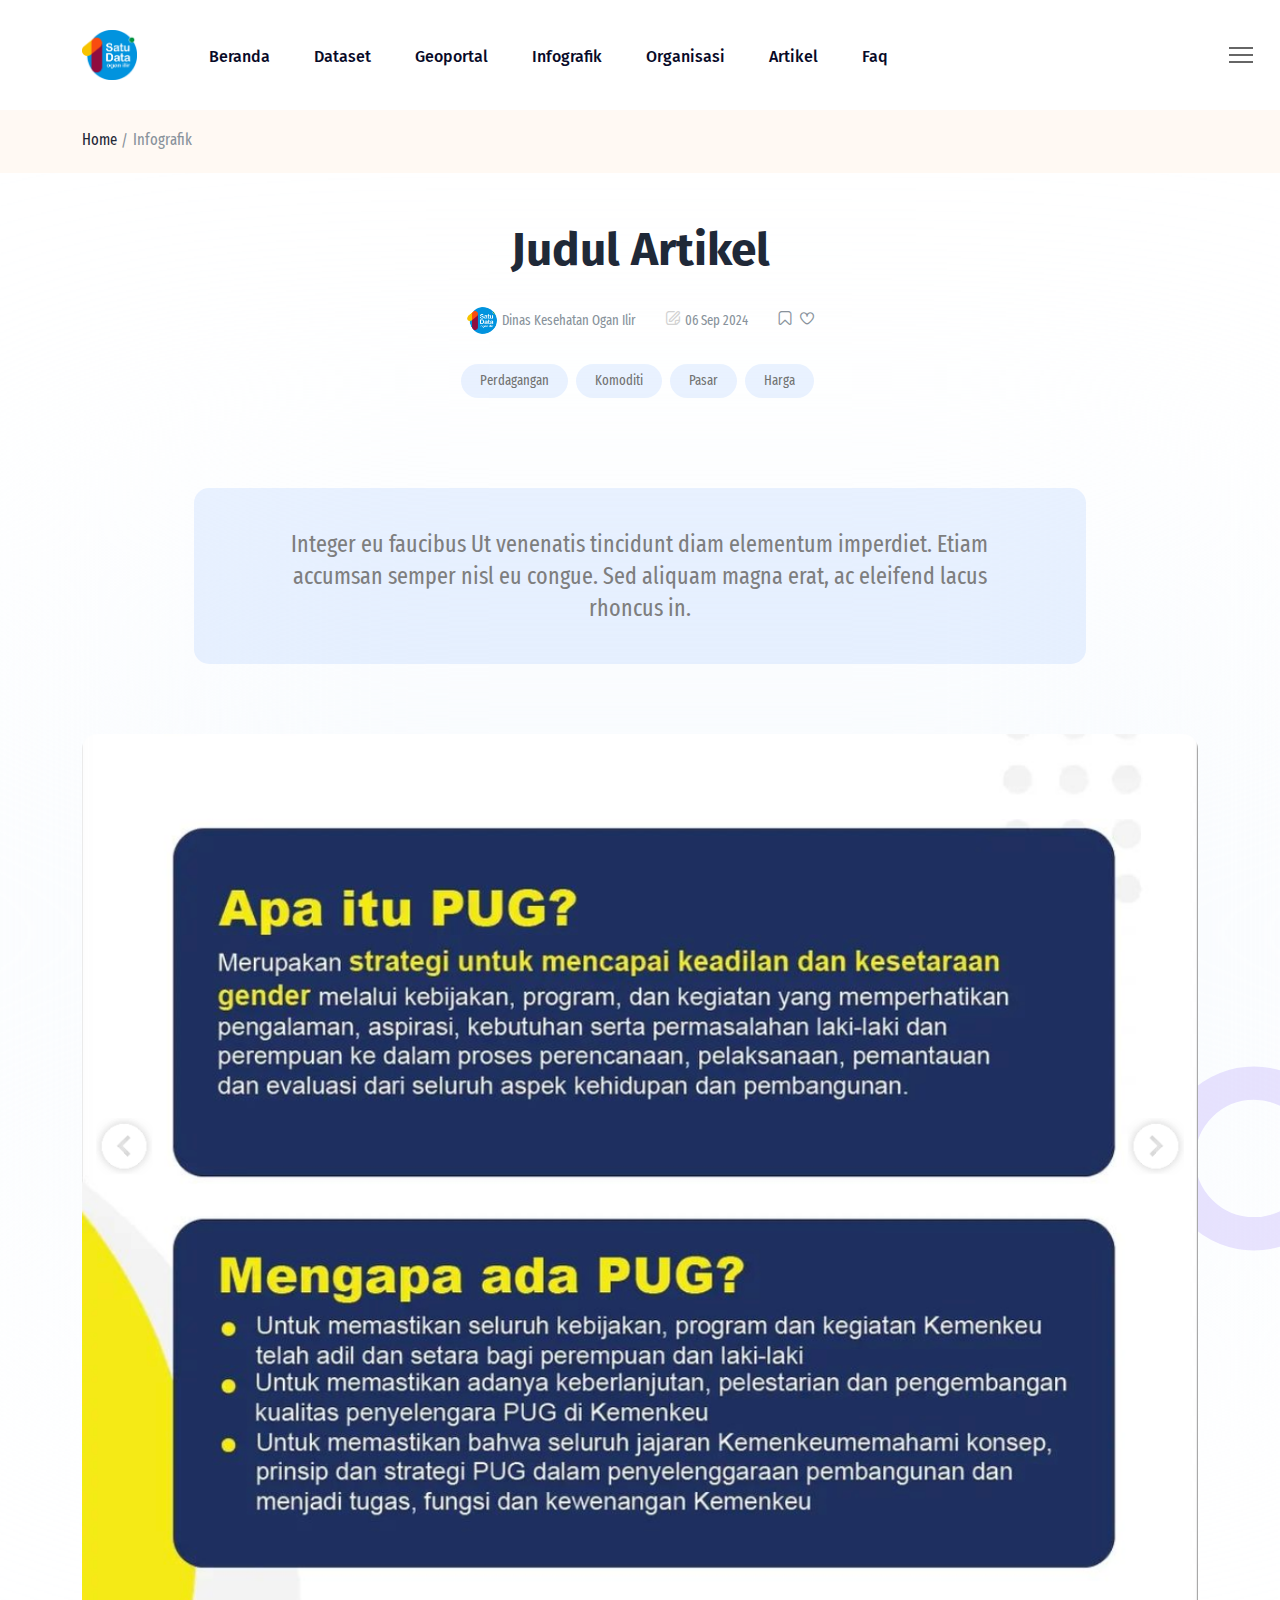
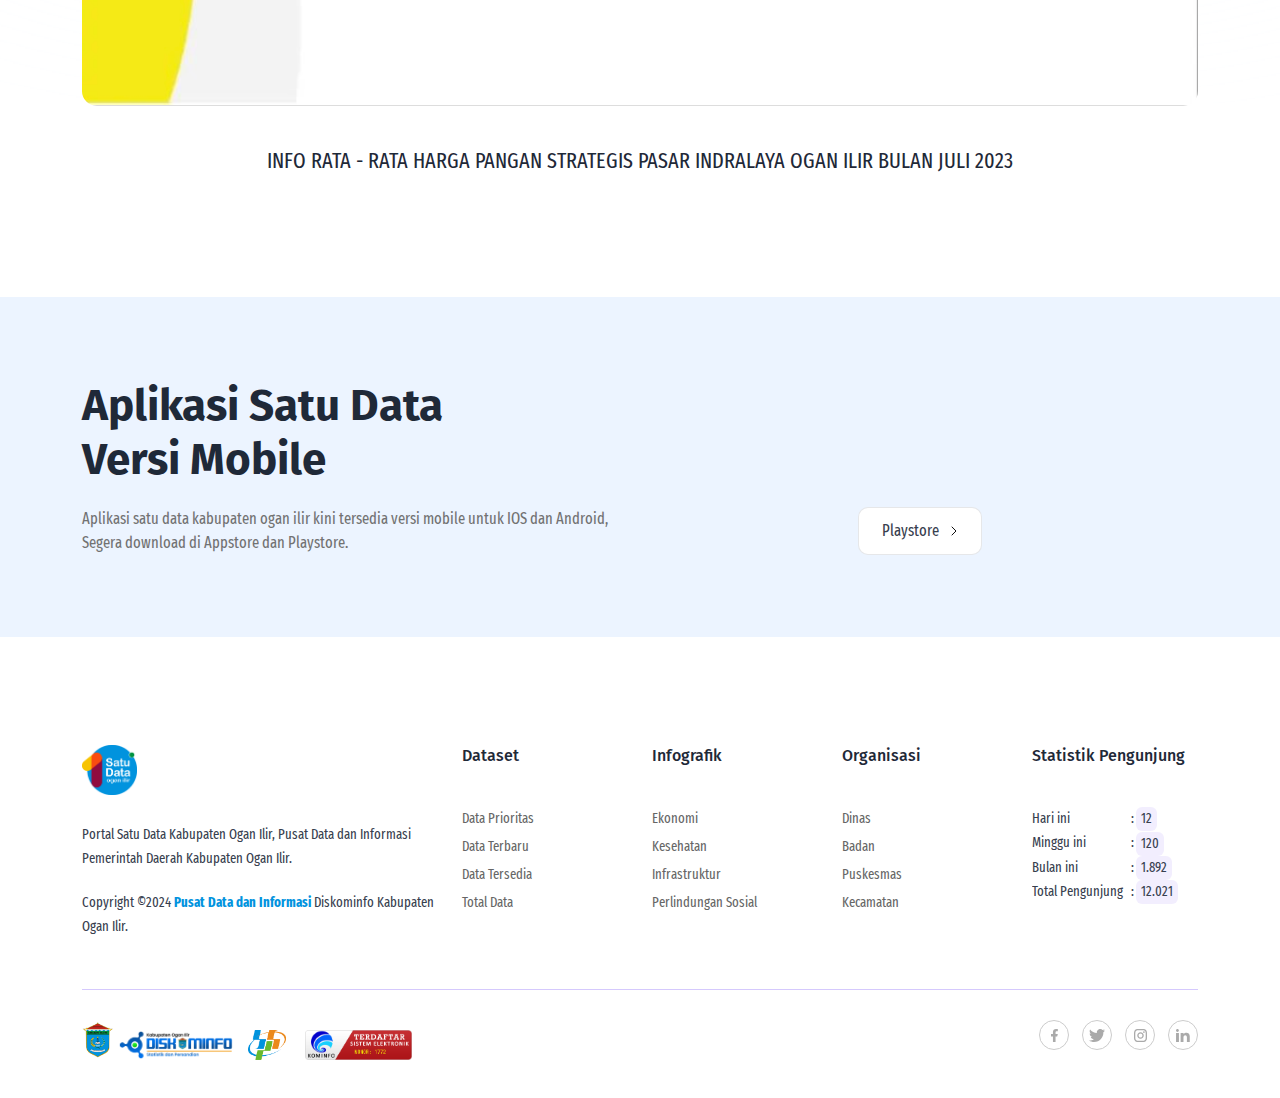
<file: satudata-artikel-single.html>
﻿<!DOCTYPE html>
<html class="no-js" lang="en">

<head>
    <meta charset="utf-8" />
    <title>Redesign Portal Satu Data</title>
    <meta http-equiv="x-ua-compatible" content="ie=edge" />
    <meta name="description" content="" />
    <meta name="viewport" content="width=device-width, initial-scale=1" />
    <meta property="og:title" content="" />
    <meta property="og:type" content="" />
    <meta property="og:url" content="" />
    <meta property="og:image" content="" />
    <!-- Favicon -->
    <link rel="shortcut icon" type="image/x-icon" href="assets/imgs/satudata/satudata.png" />
    <!-- Template CSS -->
    <link rel="stylesheet" href="assets/css/plugins/animate.min.css" />
    <link rel="stylesheet" href="assets/css/main.css?v=1.0" />
</head>

<body>
    <!-- Preloader Start -->
    <div id="preloader-active">
        <div class="preloader d-flex align-items-center justify-content-center">
            <div class="preloader-inner position-relative">
                <div class="text-center">
                    <img src="assets/imgs/theme/loading.gif" alt="jobhub" />
                </div>
            </div>
        </div>
    </div>
    <header class="header sticky-bar">
        <div class="container">
            <div class="main-header">
                <div class="header-left">
                    <div class="header-logo">
                        <a href="index.html" class="d-flex"><img alt="satudata" src="assets/imgs/satudata/satudata.png"
                                height="50" /></a>
                    </div>
                    <div class="header-nav">
                        <nav class="nav-main-menu d-none d-xl-block">
                            <ul class="main-menu">
                                <li>
                                    <a class="active" href="index.html">Beranda</a>
                                </li>
                                <li>
                                    <a href="satudata-dataset-list.html">Dataset</a>
                                </li>
                                <li>
                                    <a href="https://oganilirkab.ina-sdi.or.id">Geoportal</a>
                                </li>
                                <li>
                                    <a href="satudata-infografik-list.html">Infografik</a>
                                </li>
                                <li>
                                    <a href="satudata-organisasi-list.html">Organisasi</a>
                                </li>
                                <li>
                                    <a href="satudata-artikel-list.html">Artikel</a>
                                </li>
                                <li>
                                    <a href="#">Faq</a>
                                </li>
                            </ul>
                        </nav>
                        <div class="burger-icon burger-icon-white">
                            <span class="burger-icon-top"></span>
                            <span class="burger-icon-mid"></span>
                            <span class="burger-icon-bottom"></span>
                        </div>
                    </div>
                </div>
                <div class="header-right">
                    <div class="block-signin">
                        <a href="#" class="text-link-bd-btom hover-up">Online</a>
                    </div>
                </div>
            </div>
        </div>
    </header>
    <div class="mobile-header-active mobile-header-wrapper-style perfect-scrollbar">
        <div class="mobile-header-wrapper-inner">
            <div class="mobile-header-top">
                <div class="user-account">
                    <img src="assets/imgs/satudata/satudata.png" alt="satudata" />
                </div>
                <div class="burger-icon burger-icon-white">
                    <span class="burger-icon-top"></span>
                    <span class="burger-icon-mid"></span>
                    <span class="burger-icon-bottom"></span>
                </div>
            </div>
            <div class="mobile-header-content-area">
                <div class="perfect-scroll">
                    <div class="mobile-search mobile-header-border mb-30">
                        <form action="#">
                            <input type="text" placeholder="Search for items…" />
                            <i class="fi-rr-search"></i>
                        </form>
                    </div>
                    <div class="mobile-menu-wrap mobile-header-border">
                        <!-- mobile menu start -->
                        <nav>
                            <ul class="mobile-menu font-heading">
                                <li>
                                    <a class="active" href="index.html">Beranda</a>
                                </li>
                                <li>
                                    <a href="satudata-dataset-list.html">Dataset</a>
                                </li>
                                <li>
                                    <a href="https://oganilirkab.ina-sdi.or.id">Geoportal</a>
                                </li>
                                <li>
                                    <a href="satudata-infografik-list.html">Infografik</a>
                                </li>
                                <li>
                                    <a href="satudata-organisasi-list.html">Organisasi</a>
                                </li>
                                <li>
                                    <a href="satudata-artikel-list.html">Artikel</a>
                                </li>
                                <li>
                                    <a href="#">Faq</a>
                                </li>
                            </ul>
                        </nav>
                        <!-- mobile menu end -->
                    </div>
                    <div class="site-copyright">
                        Copyright ©2024 <a href="#"><strong>Pusat Data dan Informasi</strong></a> Diskominfo Kabupaten
                        Ogan
                        Ilir.</div>
                </div>
            </div>
        </div>
    </div>
    <!--End header-->
    <!-- Content -->
    <main class="main">
        <div class="breacrumb-cover">
            <div class="container">
                <ul class="breadcrumbs">
                    <li><a href="#">Home</a></li>
                    <li>Infografik</li>
                </ul>
            </div>
        </div>
        <div class="archive-header pt-50 pb-50 text-center">
            <div class="container">
                <h3 class="mb-30 text-center w-75 mx-auto">
                    Judul Artikel
                </h3>
                <div class="post-meta text-muted d-flex align-items-center mx-auto justify-content-center">
                    <div class="author d-flex align-items-center mr-30">
                        <img alt="jobhub" src="assets/imgs/satudata/satudata.png" />
                        <span>Dinas Kesehatan Ogan Ilir</span>
                    </div>
                    <div class="date mr-30">
                        <span><i class="fi-rr-edit mr-5 text-grey-6"></i>06 Sep 2024</span>
                    </div>
                    <div class="icons">
                        <a href="#"><i class="fi fi-rr-bookmark mr-5 text-muted"></i></a>
                        <a href="#"><i class="fi fi-rr-heart text-muted"></i></a>
                    </div>
                </div>
                <div class="text-center">
                    <div class="sub-categories mt-30">
                        <a href="#" class="btn btn-tags-sm mb-10 mr-5">Perdagangan</a>
                        <a href="#" class="btn btn-tags-sm mb-10 mr-5">Komoditi</a>
                        <a href="#" class="btn btn-tags-sm mb-10 mr-5">Pasar</a>
                        <a href="#" class="btn btn-tags-sm mb-10 mr-5">Harga</a>
                    </div>
                </div>
            </div>
        </div>
        <div class="post-loop-grid">
            <div class="container">
                <div class="row">
                    <div class="col-lg-12">
                        <div class="single-body text-center">
                            <blockquote>
                                <p>
                                    Integer eu faucibus Ut venenatis tincidunt diam elementum imperdiet. Etiam
                                    accumsan semper nisl eu congue. Sed aliquam magna erat, ac eleifend lacus
                                    rhoncus in.
                                </p>
                            </blockquote>
                            <figure class="mb-30 mt-70">
                                <img src="assets/imgs/satudata/web/pug.png" alt="">
                            </figure>
                            <div class="excerpt mb-30">
                                <p>INFO RATA - RATA HARGA PANGAN STRATEGIS PASAR INDRALAYA OGAN ILIR BULAN JULI 2023</p>
                            </div>
                        </div>
                    </div>

                </div>
            </div>
        </div>

        <section class="section-box bg-blue-full mt-90 mb-50">
            <div class="container">
                <h3 class="mb-20">Aplikasi Satu Data <br>Versi Mobile</h3>
                <div class="row">
                    <div class="col-lg-6">
                        <p class="text-gray-200">Aplikasi satu data kabupaten ogan ilir kini tersedia versi mobile untuk
                            IOS dan Android, Segera download di Appstore dan Playstore.</p>
                    </div>
                    <div class="col-lg-6 pl-100 pl-md-15 mt-md-50">
                        <a type="button" class="btn btn-defaultw btn-find wow animate__animated animate__fadeInUp"
                            href="https://apps.apple.com/us/app/satudata-ogan-ilir/id6477705140" target="_blank"
                            class="btn btn-default">Appstore</a>
                        <a type="button"
                            href="https://play.google.com/store/apps/details?id=com.satudata.oganilir&pcampaignid=web_share"
                            target="_blank" class="btn btn-border icon-chevron-right">Playstore</a>
                    </div>
                </div>
            </div>
        </section>
    </main>
    <!-- End Content -->
    <!-- Footer -->
    <footer class="footer mt-50">
        <div class="container">
            <div class="row">
                <div class="col-md-4 col-sm-12">
                    <a href="index.html"><img alt="satudata" src="assets/imgs/satudata/satudata.png" height="50" /></a>
                    <div class="mt-20 mb-20">Portal Satu Data Kabupaten Ogan Ilir, Pusat Data dan Informasi Pemerintah
                        Daerah Kabupaten Ogan Ilir.</div>
                    <div>
                        Copyright ©2024 <a href="#"><strong>Pusat Data dan Informasi</strong></a> Diskominfo Kabupaten
                        Ogan
                        Ilir.
                    </div>
                </div>
                <div class="col-md-2 col-xs-6">
                    <h6>Dataset</h6>
                    <ul class="menu-footer mt-40">
                        <li><a href="#">Data Prioritas</a></li>
                        <li><a href="#">Data Terbaru</a></li>
                        <li><a href="#">Data Tersedia</a></li>
                        <li><a href="#">Total Data</a></li>
                    </ul>
                </div>
                <div class="col-md-2 col-xs-6">
                    <h6>Infografik</h6>
                    <ul class="menu-footer mt-40">
                        <li><a href="#">Ekonomi</a></li>
                        <li><a href="#">Kesehatan</a></li>
                        <li><a href="#">Infrastruktur</a></li>
                        <li><a href="#">Perlindungan Sosial</a></li>
                    </ul>
                </div>
                <div class="col-md-2 col-xs-6">
                    <h6>Organisasi</h6>
                    <ul class="menu-footer mt-40">
                        <li><a href="#">Dinas</a></li>
                        <li><a href="#">Badan</a></li>
                        <li><a href="#">Puskesmas</a></li>
                        <li><a href="#">Kecamatan</a></li>
                    </ul>
                </div>
                <div class="col-md-2 col-xs-6">
                    <h6>Statistik Pengunjung</h6>
                    <div class="mt-40 table-responsive">
                        <table>
                            <tbody>
                                <tr>
                                    <td width="350px">Hari ini</td>
                                    <td width="20px">:</td>
                                    <td width="200px"> <span class="btn btn-grey-small p-1">12</span></td>
                                </tr>
                                <tr>
                                    <td width="350px">Minggu ini</td>
                                    <td width="20px">:</td>
                                    <td width="200px"> <span class="btn btn-grey-small p-1">120</span></td>
                                </tr>
                                <tr>
                                    <td width="350px">Bulan ini</td>
                                    <td width="20px">:</td>
                                    <td width="200px"> <span class="btn btn-grey-small p-1">1.892</span></td>
                                </tr>
                                <tr>
                                    <td width="350px">Total Pengunjung</td>
                                    <td width="20px">:</td>
                                    <td width="200px"> <span class="btn btn-grey-small p-1">12.021</span></td>
                                </tr>
                            </tbody>
                        </table>
                    </div>
                </div>
            </div>
            <div class="footer-bottom mt-50">
                <div class="row">
                    <div class="col-md-6 text-md-start text-start">
                        <img src="assets/imgs/satudata/logo-oi.png" height="40" alt="">
                        <img src="assets/imgs/satudata/kominfo.webp" height="30" alt="">
                        <img class="me-3" src="assets/imgs/satudata/bps.png" height="30" alt="">
                        <img src="assets/imgs/satudata/badge-kominfo.png" height="30" alt="">
                    </div>
                    <div class="col-md-6 text-md-end text-start">
                        <div class="footer-social">
                            <a href="#" class="icon-socials icon-facebook"></a>
                            <a href="#" class="icon-socials icon-twitter"></a>
                            <a href="#" class="icon-socials icon-instagram"></a>
                            <a href="#" class="icon-socials icon-linkedin"></a>
                        </div>
                    </div>
                </div>
            </div>
        </div>
    </footer>
    <!-- End Footer -->
    <!-- Vendor JS-->
    <script src="assets/js/vendor/modernizr-3.6.0.min.js"></script>
    <script src="assets/js/vendor/jquery-3.6.0.min.js"></script>
    <script src="assets/js/vendor/jquery-migrate-3.3.0.min.js"></script>
    <script src="assets/js/vendor/bootstrap.bundle.min.js"></script>
    <script src="assets/js/plugins/waypoints.js"></script>
    <script src="assets/js/plugins/wow.js"></script>
    <script src="assets/js/plugins/perfect-scrollbar.min.js"></script>
    <script src="assets/js/plugins/select2.min.js"></script>
    <script src="assets/js/plugins/scrollup.js"></script>
    <script src="assets/js/plugins/counterup.js"></script>
    <script src="assets/js/plugins/swiper-bundle.min.js"></script>
    <!-- Template  JS -->
    <script src="assets/js/main.js?v=1.0"></script>
</body>

</html>
</file>
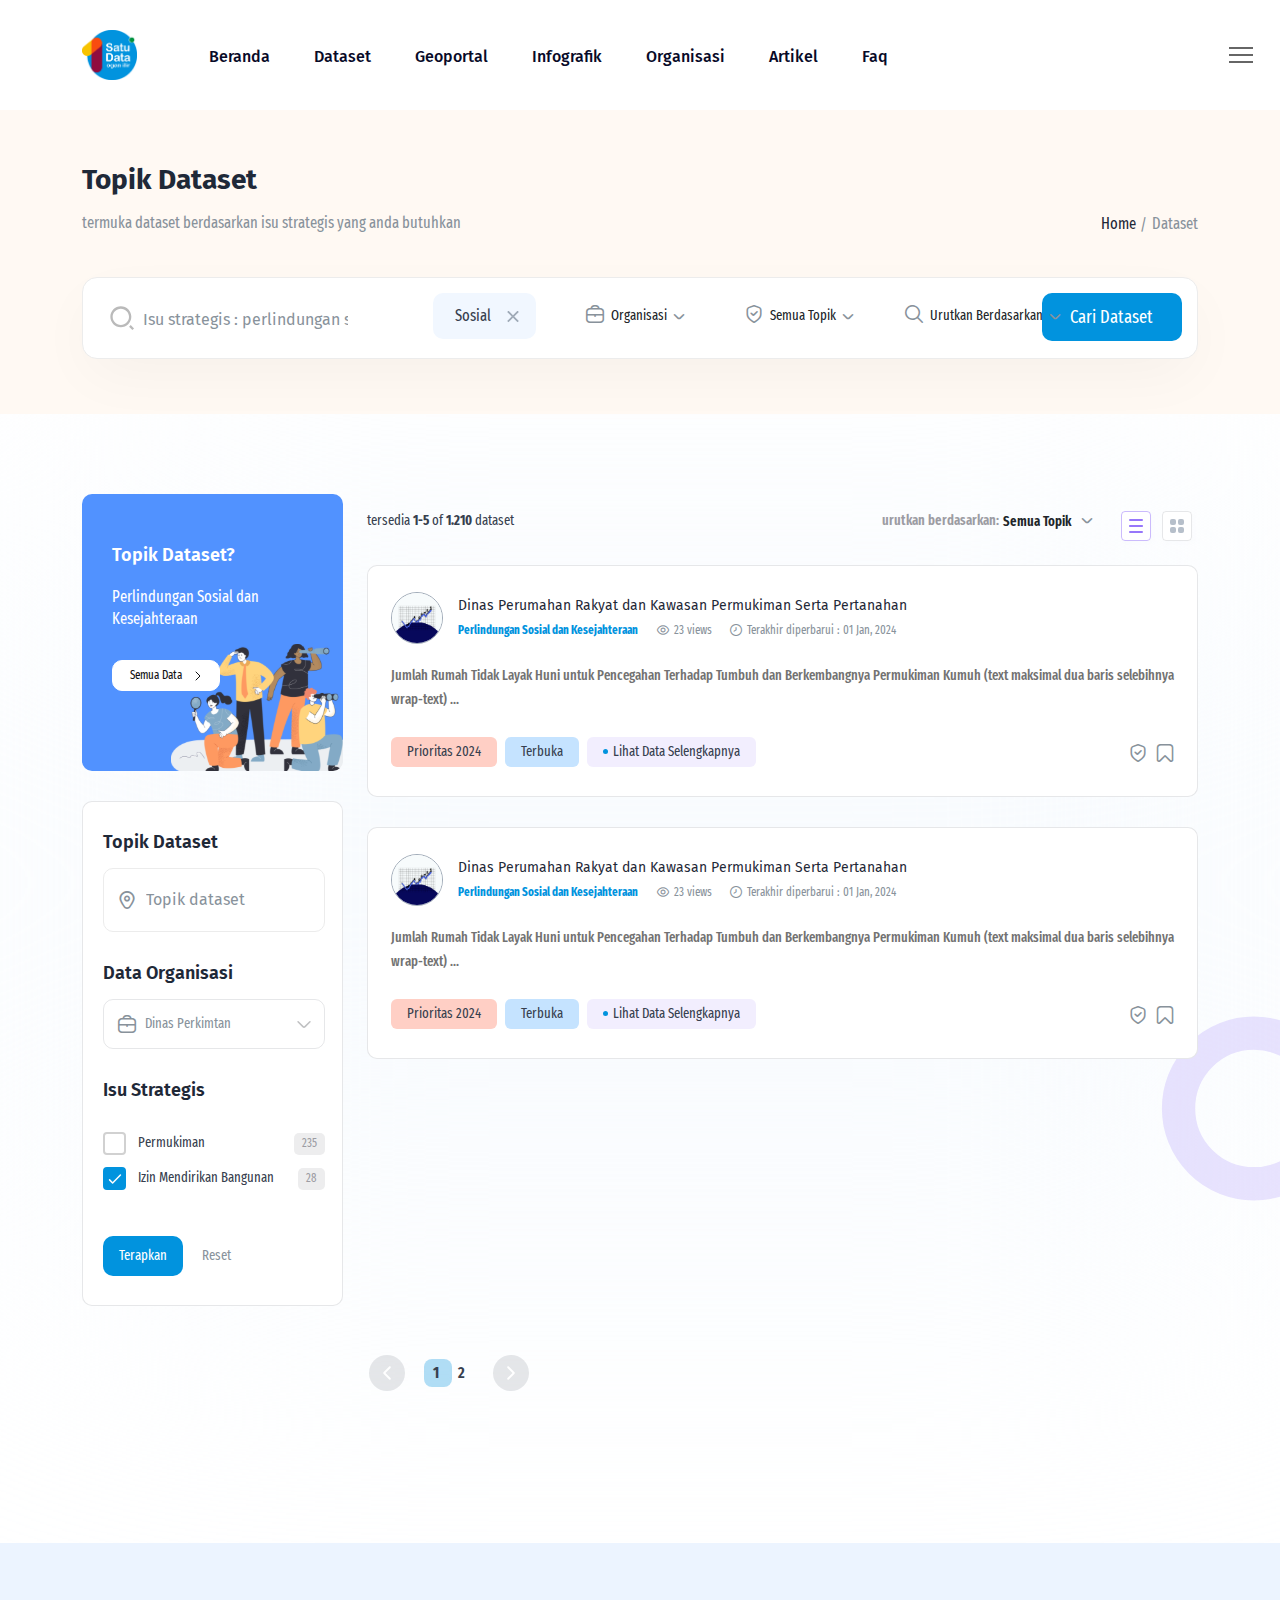
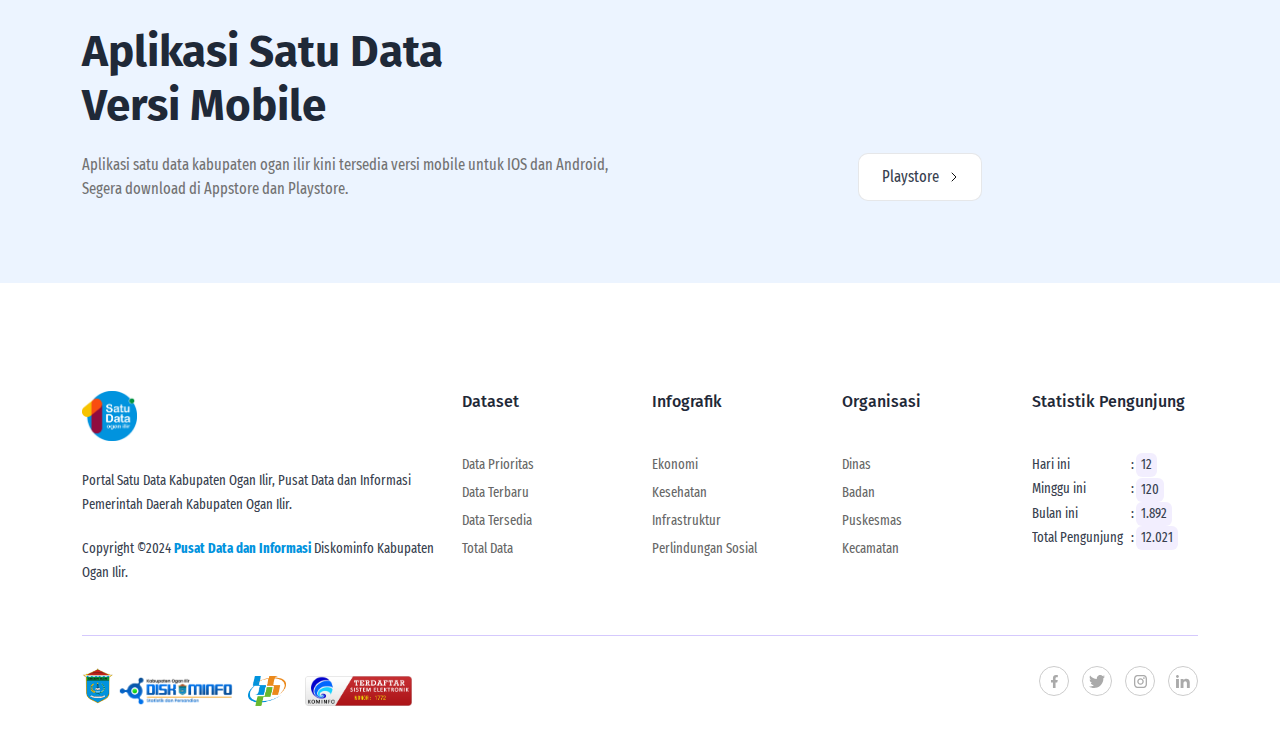
<file: satudata-dataset-list.html>
﻿<!DOCTYPE html>
<html class="no-js" lang="en">

<head>
    <meta charset="utf-8" />
    <title>Redesign Portal Satu Data</title>
    <meta http-equiv="x-ua-compatible" content="ie=edge" />
    <meta name="description" content="" />
    <meta name="viewport" content="width=device-width, initial-scale=1" />
    <meta property="og:title" content="" />
    <meta property="og:type" content="" />
    <meta property="og:url" content="" />
    <meta property="og:image" content="" />
    <!-- Favicon -->
    <link rel="shortcut icon" type="image/x-icon" href="assets/imgs/satudata/satudata.png" />
    <!-- Template CSS -->
    <link rel="stylesheet" href="assets/css/plugins/animate.min.css" />
    <link rel="stylesheet" href="assets/css/main.css?v=1.0" />
</head>

<body>
    <!-- Preloader Start -->
    <div id="preloader-active">
        <div class="preloader d-flex align-items-center justify-content-center">
            <div class="preloader-inner position-relative">
                <div class="text-center">
                    <img src="assets/imgs/theme/loading.gif" alt="jobhub" />
                </div>
            </div>
        </div>
    </div>
    <header class="header sticky-bar">
        <div class="container">
            <div class="main-header">
                <div class="header-left">
                    <div class="header-logo">
                        <a href="index.html" class="d-flex"><img alt="satudata" src="assets/imgs/satudata/satudata.png"
                                height="50" /></a>
                    </div>
                    <div class="header-nav">
                        <nav class="nav-main-menu d-none d-xl-block">
                            <ul class="main-menu">
                                <li>
                                    <a class="active" href="index.html">Beranda</a>
                                </li>
                                <li>
                                    <a href="satudata-dataset-list.html">Dataset</a>
                                </li>
                                <li>
                                    <a href="https://oganilirkab.ina-sdi.or.id">Geoportal</a>
                                </li>
                                <li>
                                    <a href="satudata-infografik-list.html">Infografik</a>
                                </li>
                                <li>
                                    <a href="satudata-organisasi-list.html">Organisasi</a>
                                </li>
                                <li>
                                    <a href="satudata-artikel-list.html">Artikel</a>
                                </li>
                                <li>
                                    <a href="#">Faq</a>
                                </li>
                            </ul>
                        </nav>
                        <div class="burger-icon burger-icon-white">
                            <span class="burger-icon-top"></span>
                            <span class="burger-icon-mid"></span>
                            <span class="burger-icon-bottom"></span>
                        </div>
                    </div>
                </div>
                <div class="header-right">
                    <div class="block-signin">
                        <a href="#" class="text-link-bd-btom hover-up">Online</a>
                    </div>
                </div>
            </div>
        </div>
    </header>
    <div class="mobile-header-active mobile-header-wrapper-style perfect-scrollbar">
        <div class="mobile-header-wrapper-inner">
            <div class="mobile-header-top">
                <div class="user-account">
                    <img src="assets/imgs/satudata/satudata.png" alt="satudata" />
                </div>
                <div class="burger-icon burger-icon-white">
                    <span class="burger-icon-top"></span>
                    <span class="burger-icon-mid"></span>
                    <span class="burger-icon-bottom"></span>
                </div>
            </div>
            <div class="mobile-header-content-area">
                <div class="perfect-scroll">
                    <div class="mobile-search mobile-header-border mb-30">
                        <form action="#">
                            <input type="text" placeholder="Search for items…" />
                            <i class="fi-rr-search"></i>
                        </form>
                    </div>
                    <div class="mobile-menu-wrap mobile-header-border">
                        <!-- mobile menu start -->
                        <nav>
                            <ul class="mobile-menu font-heading">
                                <li>
                                    <a class="active" href="index.html">Beranda</a>
                                </li>
                                <li>
                                    <a href="satudata-dataset-list.html">Dataset</a>
                                </li>
                                <li>
                                    <a href="https://oganilirkab.ina-sdi.or.id">Geoportal</a>
                                </li>
                                <li>
                                    <a href="satudata-infografik-list.html">Infografik</a>
                                </li>
                                <li>
                                    <a href="satudata-organisasi-list.html">Organisasi</a>
                                </li>
                                <li>
                                    <a href="satudata-artikel-list.html">Artikel</a>
                                </li>
                                <li>
                                    <a href="#">Faq</a>
                                </li>
                            </ul>
                        </nav>
                        <!-- mobile menu end -->
                    </div>
                    <div class="site-copyright">
                        Copyright ©2024 <a href="#"><strong>Pusat Data dan Informasi</strong></a> Diskominfo Kabupaten
                        Ogan
                        Ilir.</div>
                </div>
            </div>
        </div>
    </div>
    <!--End header-->
    <!-- Content -->
    <main class="main">
        <section class="section-box-2">
            <div class="box-head-single none-bg">
                <div class="container">
                    <h4>Topik Dataset</h4>
                    <div class="row mt-15 mb-40">
                        <div class="col-lg-7 col-md-9">
                            <span class="text-mutted">termuka dataset berdasarkan isu strategis yang anda
                                butuhkan</span>
                        </div>
                        <div class="col-lg-5 col-md-3 text-lg-end text-start">
                            <ul class="breadcrumbs mt-sm-15">
                                <li><a href="#">Home</a></li>
                                <li>Dataset</li>
                            </ul>
                        </div>
                    </div>
                    <div class="box-shadow-bdrd-15 box-filters">
                        <div class="row">
                            <div class="col-lg-5">
                                <div class="box-search-job">
                                    <form class="form-search-job">
                                        <input type="text" class="input-search-job"
                                            placeholder="Isu strategis : perlindungan sosial" />
                                    </form>
                                </div>
                                <div class="list-tags-job">
                                    <a href="#" class="text-normal job-tag">Sosial <span
                                            class="remove-tags-job"></span></a>
                                </div>
                            </div>
                            <div class="col-lg-7">
                                <div class="d-flex job-fillter">
                                    <div class="d-block d-lg-flex">
                                        <div class="dropdown job-type">
                                            <button class="btn dropdown-toggle" type="button" id="dropdownJobType"
                                                data-bs-toggle="dropdown" aria-expanded="false" aria-haspopup="true"
                                                data-bs-display="static"><i class="fi-rr-briefcase"></i>
                                                <span>Organisasi</span> <i class="fi-rr-angle-small-down"></i></button>
                                            <ul class="dropdown-menu" aria-labelledby="dropdownJobType">
                                                <li><a class="dropdown-item active" href="#">Dinas Kominfo</a></li>
                                                <li><a class="dropdown-item" href="#">Dinas Sosial</a></li>
                                                <li><a class="dropdown-item" href="#">Dinas Kesehatan</a></li>
                                                <li><a class="dropdown-item" href="#">Dinas Pendidikan</a></li>
                                            </ul>
                                        </div>
                                        <div class="dropdown">
                                            <button class="btn dropdown-toggle" type="button" id="dropdownLocation"
                                                data-bs-toggle="dropdown" aria-expanded="false"
                                                data-bs-display="static"><i class="fi-rr-shield-check"></i> <span>Semua
                                                    Topik</span> <i class="fi-rr-angle-small-down"></i></button>
                                            <ul class="dropdown-menu" aria-labelledby="dropdownLocation">
                                                <li><a class="dropdown-item active" href="#">Perlindungan Sosial</a>
                                                </li>
                                                <li><a class="dropdown-item" href="#">Indikator Ekonomi
                                                        Bulanan</a></li>
                                                <li><a class="dropdown-item" href="#">Ilmu
                                                        Pengetahuan &amp;
                                                        Hak Paten</a></li>
                                            </ul>
                                        </div>
                                        <div class="dropdown">
                                            <button class="btn dropdown-toggle" type="button" id="dropdownLocation2"
                                                data-bs-toggle="dropdown" aria-expanded="false"
                                                data-bs-display="static"><i class="fi-rr-search"></i> <span>Urutkan
                                                    Berdasarkan</span> <i class="fi-rr-angle-small-down"></i></button>
                                            <ul class="dropdown-menu" aria-labelledby="dropdownLocation2">
                                                <li><a class="dropdown-item active" href="#">Data Prioritas</a></li>
                                                <li><a class="dropdown-item" href="#">Data Terbaru</a></li>
                                                <li><a class="dropdown-item" href="#">Data Terpopuler</a></li>
                                            </ul>
                                        </div>
                                    </div>
                                    <div class="box-button-find">
                                        <button class="btn btn-default float-right">Cari Dataset</button>
                                    </div>
                                </div>
                            </div>
                        </div>
                    </div>
                </div>
            </div>
        </section>
        <section class="section-box mt-80">
            <div class="container">
                <div class="row flex-row-reverse">
                    <div class="col-lg-9 col-md-12 col-sm-12 col-12 float-right">
                        <div class="content-page">
                            <div class="box-filters-job mt-15 mb-10">
                                <div class="row">
                                    <div class="col-lg-7">
                                        <span class="text-small">tersedia <strong>1-5 </strong>of <strong>1.210
                                            </strong>dataset</span>
                                    </div>
                                    <div class="col-lg-5 text-lg-end mt-sm-15">
                                        <div class="display-flex2">
                                            <span class="text-sortby">urutkan berdasarkan:</span>
                                            <div class="dropdown dropdown-sort">
                                                <button class="btn dropdown-toggle" type="button" id="dropdownSort"
                                                    data-bs-toggle="dropdown" aria-expanded="false"
                                                    data-bs-display="static"><span>Semua Topik</span> <i
                                                        class="fi-rr-angle-small-down"></i></button>
                                                <ul class="dropdown-menu dropdown-menu-light"
                                                    aria-labelledby="dropdownSort">
                                                    <li><a class="dropdown-item active" href="#">Perlindungan Sosial dan
                                                            Kesejahteraan</a></li>
                                                    <li><a class="dropdown-item" href="#">Pendidikan</a></li>
                                                    <li><a class="dropdown-item" href="#">Kesehatan</a></li>
                                                    <li><a class="dropdown-item" href="#">Indikator Ekonomi
                                                            Bulanan</a></li>
                                                    <li><a class="dropdown-item" href="#">Ilmu
                                                            Pengetahuan &amp;
                                                            Hak Paten</a></li>
                                                </ul>
                                            </div>
                                            <div class="box-view-type">
                                                <a href="#" class="view-type"><img
                                                        src="assets/imgs/theme/icons/icon-list.svg"
                                                        alt="satudata" /></a>
                                                <a href="#" class="view-type"><img
                                                        src="assets/imgs/theme/icons/icon-grid.svg"
                                                        alt="satudata" /></a>
                                            </div>
                                        </div>
                                    </div>
                                </div>
                            </div>
                            <div class="job-list-list mb-15">
                                <div class="list-recent-jobs">
                                    <!-- Item job -->
                                    <div class="card-job hover-up wow animate__animated animate__fadeInUp">
                                        <div class="card-job-top">
                                            <div class="card-job-top--image">
                                                <a href="satudata-filter-pencarian.html">
                                                    <figure><img alt="satudata"
                                                            src="assets/imgs/satudata/icon/category/category - kesejahteraan.svg" />
                                                    </figure>
                                                </a>
                                            </div>
                                            <div class="card-job-top--info">
                                                <h6 class="card-job-top--info-heading"><a
                                                        href="satudata-organisasi-list.html">Dinas Perumahan
                                                        Rakyat dan Kawasan Permukiman Serta Pertanahan</a></h6>
                                                <div class="row">
                                                    <div class="col-md-12">
                                                        <a href="satudata-dataset-list.html"><span
                                                                class="card-job-top--company me-3">Perlindungan Sosial
                                                                dan
                                                                Kesejahteraan</span></a>
                                                        <span class="card-job-top--type-job text-sm"><i
                                                                class="fi-rr-eye"></i>23
                                                            views</span>
                                                        <span class="card-job-top--post-time text-sm"><i
                                                                class="fi-rr-clock"></i> Terakhir diperbarui : 01 Jan,
                                                            2024</span>
                                                    </div>
                                                </div>
                                            </div>
                                        </div>
                                        <div class="card-job-description mt-20">
                                            <a href="satudata-dataset-single.html">
                                                Jumlah Rumah
                                                Tidak Layak Huni untuk Pencegahan Terhadap Tumbuh dan Berkembangnya
                                                Permukiman Kumuh (text maksimal dua baris selebihnya wrap-text) ...
                                            </a>
                                        </div>
                                        <div class="card-job-bottom mt-25">
                                            <div class="row">
                                                <div class="col-lg-9 col-sm-8 col-12">
                                                    <a href="satudata-filter-pencarian.html"
                                                        class="btn btn-small background-urgent btn-pink mr-5">Prioritas
                                                        2024</a>
                                                    <a href="satudata-filter-pencarian.html"
                                                        class="btn btn-small background-blue-light mr-5">Terbuka</a>
                                                    <a href="satudata-dataset-single.html"
                                                        class="btn btn-small background-6 disc-btn">Lihat
                                                        Data Selengkapnya</a>
                                                </div>
                                                <div class="col-lg-3 col-sm-4 col-12 text-end pt-5 pt-sm-15">
                                                    <a href="#" class="text-lg color-muted" data-bs-toggle="tooltip"
                                                        data-bs-placement="top" title="Terverifikasi"><i
                                                            class="fi-rr-shield-check"></i></a>
                                                    <a href="#" class="ml-5 text-lg color-muted"
                                                        data-bs-toggle="tooltip" data-bs-placement="top"
                                                        title="Dataset 2024"><i class="fi-rr-bookmark"></i></a>
                                                </div>
                                            </div>
                                        </div>
                                    </div>
                                    <!-- End item job -->
                                    <!-- Item job -->
                                    <div class="card-job hover-up wow animate__animated animate__fadeInUp">
                                        <div class="card-job-top">
                                            <div class="card-job-top--image">
                                                <a href="satudata-filter-pencarian.html">
                                                    <figure><img alt="satudata"
                                                            src="assets/imgs/satudata/icon/category/category - kesejahteraan.svg" />
                                                    </figure>
                                                </a>
                                            </div>
                                            <div class="card-job-top--info">
                                                <h6 class="card-job-top--info-heading"><a
                                                        href="satudata-organisasi-list.html">Dinas Perumahan
                                                        Rakyat dan Kawasan Permukiman Serta Pertanahan</a></h6>
                                                <div class="row">
                                                    <div class="col-md-12">
                                                        <a href="satudata-dataset-list.html"><span
                                                                class="card-job-top--company me-3">Perlindungan Sosial
                                                                dan
                                                                Kesejahteraan</span></a>
                                                        <span class="card-job-top--type-job text-sm"><i
                                                                class="fi-rr-eye"></i>23
                                                            views</span>
                                                        <span class="card-job-top--post-time text-sm"><i
                                                                class="fi-rr-clock"></i> Terakhir diperbarui : 01 Jan,
                                                            2024</span>
                                                    </div>
                                                </div>
                                            </div>
                                        </div>
                                        <div class="card-job-description mt-20">
                                            <a href="satudata-dataset-single.html">
                                                Jumlah Rumah
                                                Tidak Layak Huni untuk Pencegahan Terhadap Tumbuh dan Berkembangnya
                                                Permukiman Kumuh (text maksimal dua baris selebihnya wrap-text) ...
                                            </a>
                                        </div>
                                        <div class="card-job-bottom mt-25">
                                            <div class="row">
                                                <div class="col-lg-9 col-sm-8 col-12">
                                                    <a href="satudata-filter-pencarian.html"
                                                        class="btn btn-small background-urgent btn-pink mr-5">Prioritas
                                                        2024</a>
                                                    <a href="satudata-filter-pencarian.html"
                                                        class="btn btn-small background-blue-light mr-5">Terbuka</a>
                                                    <a href="satudata-dataset-single.html"
                                                        class="btn btn-small background-6 disc-btn">Lihat
                                                        Data Selengkapnya</a>
                                                </div>
                                                <div class="col-lg-3 col-sm-4 col-12 text-end pt-5 pt-sm-15">
                                                    <a href="#" class="text-lg color-muted" data-bs-toggle="tooltip"
                                                        data-bs-placement="top" title="Terverifikasi"><i
                                                            class="fi-rr-shield-check"></i></a>
                                                    <a href="#" class="ml-5 text-lg color-muted"
                                                        data-bs-toggle="tooltip" data-bs-placement="top"
                                                        title="Dataset 2024"><i class="fi-rr-bookmark"></i></a>
                                                </div>
                                            </div>
                                        </div>
                                    </div>
                                    <!-- End item job -->
                                    <!-- Item job -->
                                    <div class="card-job hover-up wow animate__animated animate__fadeInUp">
                                        <div class="card-job-top">
                                            <div class="card-job-top--image">
                                                <a href="satudata-filter-pencarian.html">
                                                    <figure><img alt="satudata"
                                                            src="assets/imgs/satudata/icon/category/category - kesejahteraan.svg" />
                                                    </figure>
                                                </a>
                                            </div>
                                            <div class="card-job-top--info">
                                                <h6 class="card-job-top--info-heading"><a
                                                        href="satudata-organisasi-list.html">Dinas Perumahan
                                                        Rakyat dan Kawasan Permukiman Serta Pertanahan</a></h6>
                                                <div class="row">
                                                    <div class="col-md-12">
                                                        <a href="satudata-dataset-list.html"><span
                                                                class="card-job-top--company me-3">Perlindungan Sosial
                                                                dan
                                                                Kesejahteraan</span></a>
                                                        <span class="card-job-top--type-job text-sm"><i
                                                                class="fi-rr-eye"></i>23
                                                            views</span>
                                                        <span class="card-job-top--post-time text-sm"><i
                                                                class="fi-rr-clock"></i> Terakhir diperbarui : 01 Jan,
                                                            2024</span>
                                                    </div>
                                                </div>
                                            </div>
                                        </div>
                                        <div class="card-job-description mt-20">
                                            <a href="satudata-dataset-single.html">
                                                Jumlah Rumah
                                                Tidak Layak Huni untuk Pencegahan Terhadap Tumbuh dan Berkembangnya
                                                Permukiman Kumuh (text maksimal dua baris selebihnya wrap-text) ...
                                            </a>
                                        </div>
                                        <div class="card-job-bottom mt-25">
                                            <div class="row">
                                                <div class="col-lg-9 col-sm-8 col-12">
                                                    <a href="satudata-filter-pencarian.html"
                                                        class="btn btn-small background-urgent btn-pink mr-5">Prioritas
                                                        2024</a>
                                                    <a href="satudata-filter-pencarian.html"
                                                        class="btn btn-small background-blue-light mr-5">Terbuka</a>
                                                    <a href="satudata-dataset-single.html"
                                                        class="btn btn-small background-6 disc-btn">Lihat
                                                        Data Selengkapnya</a>
                                                </div>
                                                <div class="col-lg-3 col-sm-4 col-12 text-end pt-5 pt-sm-15">
                                                    <a href="#" class="text-lg color-muted" data-bs-toggle="tooltip"
                                                        data-bs-placement="top" title="Terverifikasi"><i
                                                            class="fi-rr-shield-check"></i></a>
                                                    <a href="#" class="ml-5 text-lg color-muted"
                                                        data-bs-toggle="tooltip" data-bs-placement="top"
                                                        title="Dataset 2024"><i class="fi-rr-bookmark"></i></a>
                                                </div>
                                            </div>
                                        </div>
                                    </div>
                                    <!-- End item job -->
                                </div>
                            </div>
                            <div class="paginations">
                                <ul class="pager">
                                    <li><a href="#" class="pager-prev"></a></li>
                                    <li><a href="#" class="pager-number active">1</a></li>
                                    <li><a href="#" class="pager-number">2</a></li>
                                    <li><a href="#" class="pager-next"></a></li>
                                </ul>
                            </div>
                        </div>
                    </div>
                    <div class="col-lg-3 col-md-12 col-sm-12 col-12">
                        <div class="sidebar-with-bg background-primary bg-sidebar pb-80">
                            <h5 class="medium-heading text-white mb-20 mt-20">Topik Dataset?</h5>
                            <p class="text-body-999 text-white mb-30">Perlindungan Sosial dan
                                Kesejahteraan</p>
                            <a href="#" class="btn btn-border icon-chevron-right btn-white-sm">Semua Data</a>
                        </div>
                        <div class="sidebar-shadow none-shadow mb-30">
                            <div class="sidebar-filters">
                                <div class="filter-block mb-30">
                                    <h5 class="medium-heading mb-15">Topik Dataset</h5>
                                    <div class="form-group">
                                        <input type="text" class="form-control form-icons"
                                            placeholder="Topik dataset" />
                                        <i class="fi-rr-marker"></i>
                                    </div>
                                </div>
                                <div class="filter-block mb-30">
                                    <h5 class="medium-heading mb-15">Data Organisasi</h5>
                                    <div class="form-group select-style select-style-icon">
                                        <select class="form-control form-icons select-active">
                                            <option>Dinas Perkimtan</option>
                                            <option>Dinas Kominfo</option>
                                            <option>Dinas Sosial</option>
                                            <option>Dinas Kesehatan</option>
                                            <option>Dinas Pertanian</option>
                                        </select>
                                        <i class="fi-rr-briefcase"></i>
                                    </div>
                                </div>
                                <div class="filter-block mb-30">
                                    <h5 class="medium-heading mb-15">Isu Strategis</h5>
                                    <div class="form-group">
                                        <ul class="list-checkbox">
                                            <li>
                                                <label class="cb-container">
                                                    <input type="checkbox"> <span class="text-small">Permukiman</span>
                                                    <span class="checkmark"></span>
                                                </label>
                                                <span class="number-item">235</span>
                                            </li>
                                            <li>
                                                <label class="cb-container">
                                                    <input type="checkbox" checked="checked"> <span
                                                        class="text-small">Izin Mendirikan Bangunan</span>
                                                    <span class="checkmark"></span>
                                                </label>
                                                <span class="number-item">28</span>
                                            </li>
                                        </ul>
                                    </div>
                                </div>
                                <div class="buttons-filter">
                                    <button class="btn btn-default">Terapkan</button>
                                    <button class="btn">Reset</button>
                                </div>
                            </div>
                        </div>
                    </div>
                </div>
            </div>
        </section>
        <section class="section-box bg-blue-full mt-90 mb-50">
            <div class="container">
                <h3 class="mb-20">Aplikasi Satu Data <br>Versi Mobile</h3>
                <div class="row">
                    <div class="col-lg-6">
                        <p class="text-gray-200">Aplikasi satu data kabupaten ogan ilir kini tersedia versi mobile untuk
                            IOS dan Android, Segera download di Appstore dan Playstore.</p>
                    </div>
                    <div class="col-lg-6 pl-100 pl-md-15 mt-md-50">
                        <a type="button" class="btn btn-defaultw btn-find wow animate__animated animate__fadeInUp"
                            href="https://apps.apple.com/us/app/satudata-ogan-ilir/id6477705140" target="_blank"
                            class="btn btn-default">Appstore</a>
                        <a type="button"
                            href="https://play.google.com/store/apps/details?id=com.satudata.oganilir&pcampaignid=web_share"
                            target="_blank" class="btn btn-border icon-chevron-right">Playstore</a>
                    </div>
                </div>
            </div>
        </section>
    </main>
    <!-- End Content -->
    <!-- Footer -->
    <footer class="footer mt-50">
        <div class="container">
            <div class="row">
                <div class="col-md-4 col-sm-12">
                    <a href="index.html"><img alt="satudata" src="assets/imgs/satudata/satudata.png" height="50" /></a>
                    <div class="mt-20 mb-20">Portal Satu Data Kabupaten Ogan Ilir, Pusat Data dan Informasi Pemerintah
                        Daerah Kabupaten Ogan Ilir.</div>
                    <div>
                        Copyright ©2024 <a href="#"><strong>Pusat Data dan Informasi</strong></a> Diskominfo Kabupaten
                        Ogan
                        Ilir.
                    </div>
                </div>
                <div class="col-md-2 col-xs-6">
                    <h6>Dataset</h6>
                    <ul class="menu-footer mt-40">
                        <li><a href="#">Data Prioritas</a></li>
                        <li><a href="#">Data Terbaru</a></li>
                        <li><a href="#">Data Tersedia</a></li>
                        <li><a href="#">Total Data</a></li>
                    </ul>
                </div>
                <div class="col-md-2 col-xs-6">
                    <h6>Infografik</h6>
                    <ul class="menu-footer mt-40">
                        <li><a href="#">Ekonomi</a></li>
                        <li><a href="#">Kesehatan</a></li>
                        <li><a href="#">Infrastruktur</a></li>
                        <li><a href="#">Perlindungan Sosial</a></li>
                    </ul>
                </div>
                <div class="col-md-2 col-xs-6">
                    <h6>Organisasi</h6>
                    <ul class="menu-footer mt-40">
                        <li><a href="#">Dinas</a></li>
                        <li><a href="#">Badan</a></li>
                        <li><a href="#">Puskesmas</a></li>
                        <li><a href="#">Kecamatan</a></li>
                    </ul>
                </div>
                <div class="col-md-2 col-xs-6">
                    <h6>Statistik Pengunjung</h6>
                    <div class="mt-40 table-responsive">
                        <table>
                            <tbody>
                                <tr>
                                    <td width="350px">Hari ini</td>
                                    <td width="20px">:</td>
                                    <td width="200px"> <span class="btn btn-grey-small p-1">12</span></td>
                                </tr>
                                <tr>
                                    <td width="350px">Minggu ini</td>
                                    <td width="20px">:</td>
                                    <td width="200px"> <span class="btn btn-grey-small p-1">120</span></td>
                                </tr>
                                <tr>
                                    <td width="350px">Bulan ini</td>
                                    <td width="20px">:</td>
                                    <td width="200px"> <span class="btn btn-grey-small p-1">1.892</span></td>
                                </tr>
                                <tr>
                                    <td width="350px">Total Pengunjung</td>
                                    <td width="20px">:</td>
                                    <td width="200px"> <span class="btn btn-grey-small p-1">12.021</span></td>
                                </tr>
                            </tbody>
                        </table>
                    </div>
                </div>
            </div>
            <div class="footer-bottom mt-50">
                <div class="row">
                    <div class="col-md-6 text-md-start text-start">
                        <img src="assets/imgs/satudata/logo-oi.png" height="40" alt="">
                        <img src="assets/imgs/satudata/kominfo.webp" height="30" alt="">
                        <img class="me-3" src="assets/imgs/satudata/bps.png" height="30" alt="">
                        <img src="assets/imgs/satudata/badge-kominfo.png" height="30" alt="">
                    </div>
                    <div class="col-md-6 text-md-end text-start">
                        <div class="footer-social">
                            <a href="#" class="icon-socials icon-facebook"></a>
                            <a href="#" class="icon-socials icon-twitter"></a>
                            <a href="#" class="icon-socials icon-instagram"></a>
                            <a href="#" class="icon-socials icon-linkedin"></a>
                        </div>
                    </div>
                </div>
            </div>
        </div>
    </footer>
    <!-- End Footer -->
    <!-- Vendor JS-->
    <script src="assets/js/vendor/modernizr-3.6.0.min.js"></script>
    <script src="assets/js/vendor/jquery-3.6.0.min.js"></script>
    <script src="assets/js/vendor/jquery-migrate-3.3.0.min.js"></script>
    <script src="assets/js/vendor/bootstrap.bundle.min.js"></script>
    <script src="assets/js/plugins/waypoints.js"></script>
    <script src="assets/js/plugins/wow.js"></script>
    <script src="assets/js/plugins/magnific-popup.js"></script>
    <script src="assets/js/plugins/perfect-scrollbar.min.js"></script>
    <script src="assets/js/plugins/select2.min.js"></script>
    <script src="assets/js/plugins/isotope.js"></script>
    <script src="assets/js/plugins/scrollup.js"></script>
    <script src="assets/js/plugins/swiper-bundle.min.js"></script>

    <script src="assets/js/noUISlider.js"></script>
    <script src="assets/js/slider.js"></script>
    <!-- Template  JS -->
    <script src="assets/js/main.js?v=1.0"></script>
</body>

</html>
</file>
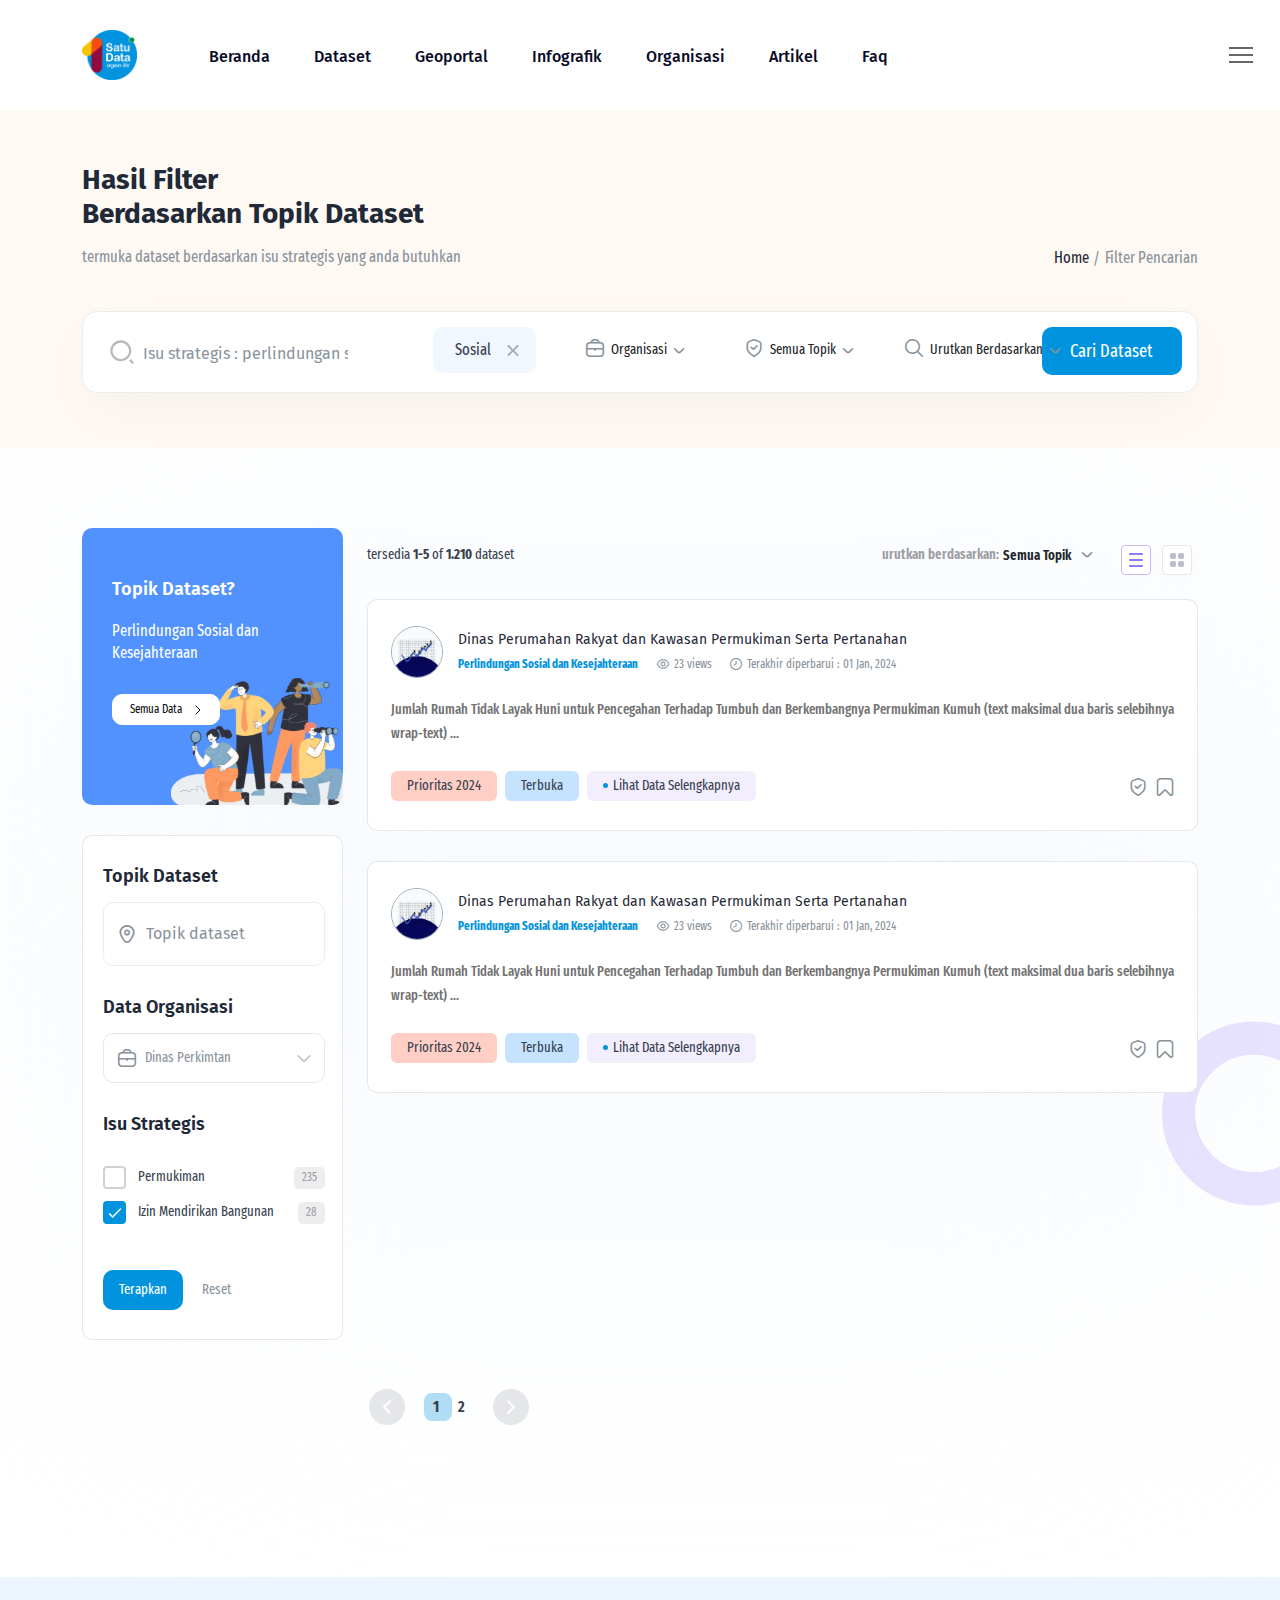
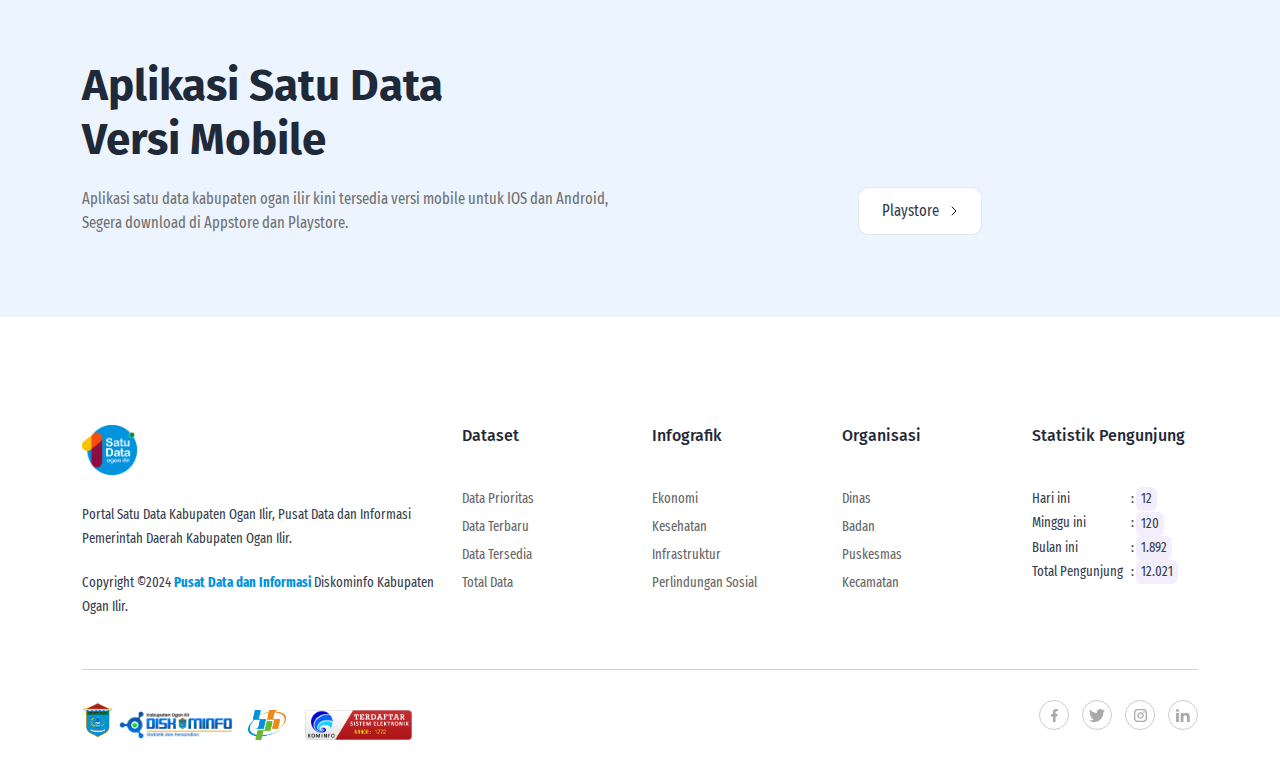
<file: satudata-filter-pencarian.html>
﻿<!DOCTYPE html>
<html class="no-js" lang="en">

<head>
    <meta charset="utf-8" />
    <title>Redesign Portal Satu Data</title>
    <meta http-equiv="x-ua-compatible" content="ie=edge" />
    <meta name="description" content="" />
    <meta name="viewport" content="width=device-width, initial-scale=1" />
    <meta property="og:title" content="" />
    <meta property="og:type" content="" />
    <meta property="og:url" content="" />
    <meta property="og:image" content="" />
    <!-- Favicon -->
    <link rel="shortcut icon" type="image/x-icon" href="assets/imgs/satudata/satudata.png" />
    <!-- Template CSS -->
    <link rel="stylesheet" href="assets/css/plugins/animate.min.css" />
    <link rel="stylesheet" href="assets/css/main.css?v=1.0" />
</head>

<body>
    <!-- Preloader Start -->
    <div id="preloader-active">
        <div class="preloader d-flex align-items-center justify-content-center">
            <div class="preloader-inner position-relative">
                <div class="text-center">
                    <img src="assets/imgs/theme/loading.gif" alt="satudata" />
                </div>
            </div>
        </div>
    </div>
    <header class="header sticky-bar">
        <div class="container">
            <div class="main-header">
                <div class="header-left">
                    <div class="header-logo">
                        <a href="index.html" class="d-flex"><img alt="satudata" src="assets/imgs/satudata/satudata.png"
                                height="50" /></a>
                    </div>
                    <div class="header-nav">
                        <nav class="nav-main-menu d-none d-xl-block">
                            <ul class="main-menu">
                                <li>
                                    <a class="active" href="index.html">Beranda</a>
                                </li>
                                <li>
                                    <a href="satudata-dataset-list.html">Dataset</a>
                                </li>
                                <li>
                                    <a href="https://oganilirkab.ina-sdi.or.id">Geoportal</a>
                                </li>
                                <li>
                                    <a href="satudata-infografik-list.html">Infografik</a>
                                </li>
                                <li>
                                    <a href="satudata-organisasi-list.html">Organisasi</a>
                                </li>
                                <li>
                                    <a href="satudata-artikel-list.html">Artikel</a>
                                </li>
                                <li>
                                    <a href="#">Faq</a>
                                </li>
                            </ul>
                        </nav>
                        <div class="burger-icon burger-icon-white">
                            <span class="burger-icon-top"></span>
                            <span class="burger-icon-mid"></span>
                            <span class="burger-icon-bottom"></span>
                        </div>
                    </div>
                </div>
                <div class="header-right">
                    <div class="block-signin">
                        <a href="#" class="text-link-bd-btom hover-up">Online</a>
                    </div>
                </div>
            </div>
        </div>
    </header>
    <div class="mobile-header-active mobile-header-wrapper-style perfect-scrollbar">
        <div class="mobile-header-wrapper-inner">
            <div class="mobile-header-top">
                <div class="user-account">
                    <img src="assets/imgs/satudata/satudata.png" alt="satudata" />
                </div>
                <div class="burger-icon burger-icon-white">
                    <span class="burger-icon-top"></span>
                    <span class="burger-icon-mid"></span>
                    <span class="burger-icon-bottom"></span>
                </div>
            </div>
            <div class="mobile-header-content-area">
                <div class="perfect-scroll">
                    <div class="mobile-search mobile-header-border mb-30">
                        <form action="#">
                            <input type="text" placeholder="Search for items…" />
                            <i class="fi-rr-search"></i>
                        </form>
                    </div>
                    <div class="mobile-menu-wrap mobile-header-border">
                        <!-- mobile menu start -->
                        <nav>
                            <ul class="mobile-menu font-heading">
                                <li>
                                    <a class="active" href="index.html">Beranda</a>
                                </li>
                                <li>
                                    <a href="satudata-dataset-list.html">Dataset</a>
                                </li>
                                <li>
                                    <a href="https://oganilirkab.ina-sdi.or.id">Geoportal</a>
                                </li>
                                <li>
                                    <a href="satudata-infografik-list.html">Infografik</a>
                                </li>
                                <li>
                                    <a href="satudata-organisasi-list.html">Organisasi</a>
                                </li>
                                <li>
                                    <a href="satudata-artikel-list.html">Artikel</a>
                                </li>
                                <li>
                                    <a href="#">Faq</a>
                                </li>
                            </ul>
                        </nav>
                        <!-- mobile menu end -->
                    </div>
                    <div class="site-copyright">
                        Copyright ©2024 <a href="#"><strong>Pusat Data dan Informasi</strong></a> Diskominfo Kabupaten
                        Ogan
                        Ilir.</div>
                </div>
            </div>
        </div>
    </div>
    <!--End header-->
    <!-- Content -->
    <main class="main">
        <section class="section-box-2">
            <div class="box-head-single none-bg">
                <div class="container">
                    <h4>Hasil Filter<br />Berdasarkan Topik Dataset</h4>
                    <div class="row mt-15 mb-40">
                        <div class="col-lg-7 col-md-9">
                            <span class="text-mutted">termuka dataset berdasarkan isu strategis yang anda
                                butuhkan</span>
                        </div>
                        <div class="col-lg-5 col-md-3 text-lg-end text-start">
                            <ul class="breadcrumbs mt-sm-15">
                                <li><a href="#">Home</a></li>
                                <li>Filter Pencarian</li>
                            </ul>
                        </div>
                    </div>
                    <div class="box-shadow-bdrd-15 box-filters">
                        <div class="row">
                            <div class="col-lg-5">
                                <div class="box-search-job">
                                    <form class="form-search-job">
                                        <input type="text" class="input-search-job"
                                            placeholder="Isu strategis : perlindungan sosial" />
                                    </form>
                                </div>
                                <div class="list-tags-job">
                                    <a href="#" class="text-normal job-tag">Sosial <span
                                            class="remove-tags-job"></span></a>
                                </div>
                            </div>
                            <div class="col-lg-7">
                                <div class="d-flex job-fillter">
                                    <div class="d-block d-lg-flex">
                                        <div class="dropdown job-type">
                                            <button class="btn dropdown-toggle" type="button" id="dropdownJobType"
                                                data-bs-toggle="dropdown" aria-expanded="false" aria-haspopup="true"
                                                data-bs-display="static"><i class="fi-rr-briefcase"></i>
                                                <span>Organisasi</span> <i class="fi-rr-angle-small-down"></i></button>
                                            <ul class="dropdown-menu" aria-labelledby="dropdownJobType">
                                                <li><a class="dropdown-item active" href="#">Dinas Kominfo</a></li>
                                                <li><a class="dropdown-item" href="#">Dinas Sosial</a></li>
                                                <li><a class="dropdown-item" href="#">Dinas Kesehatan</a></li>
                                                <li><a class="dropdown-item" href="#">Dinas Pendidikan</a></li>
                                            </ul>
                                        </div>
                                        <div class="dropdown">
                                            <button class="btn dropdown-toggle" type="button" id="dropdownLocation"
                                                data-bs-toggle="dropdown" aria-expanded="false"
                                                data-bs-display="static"><i class="fi-rr-shield-check"></i> <span>Semua
                                                    Topik</span> <i class="fi-rr-angle-small-down"></i></button>
                                            <ul class="dropdown-menu" aria-labelledby="dropdownLocation">
                                                <li><a class="dropdown-item active" href="#">Perlindungan Sosial</a>
                                                </li>
                                                <li><a class="dropdown-item" href="#">Indikator Ekonomi
                                                        Bulanan</a></li>
                                                <li><a class="dropdown-item" href="#">Ilmu
                                                        Pengetahuan &amp;
                                                        Hak Paten</a></li>
                                            </ul>
                                        </div>
                                        <div class="dropdown">
                                            <button class="btn dropdown-toggle" type="button" id="dropdownLocation2"
                                                data-bs-toggle="dropdown" aria-expanded="false"
                                                data-bs-display="static"><i class="fi-rr-search"></i> <span>Urutkan
                                                    Berdasarkan</span> <i class="fi-rr-angle-small-down"></i></button>
                                            <ul class="dropdown-menu" aria-labelledby="dropdownLocation2">
                                                <li><a class="dropdown-item active" href="#">Data Prioritas</a></li>
                                                <li><a class="dropdown-item" href="#">Data Terbaru</a></li>
                                                <li><a class="dropdown-item" href="#">Data Terpopuler</a></li>
                                            </ul>
                                        </div>
                                    </div>
                                    <div class="box-button-find">
                                        <button class="btn btn-default float-right">Cari Dataset</button>
                                    </div>
                                </div>
                            </div>
                        </div>
                    </div>
                </div>
            </div>
        </section>
        <section class="section-box mt-80">
            <div class="container">
                <div class="row flex-row-reverse">
                    <div class="col-lg-9 col-md-12 col-sm-12 col-12 float-right">
                        <div class="content-page">
                            <div class="box-filters-job mt-15 mb-10">
                                <div class="row">
                                    <div class="col-lg-7">
                                        <span class="text-small">tersedia <strong>1-5 </strong>of <strong>1.210
                                            </strong>dataset</span>
                                    </div>
                                    <div class="col-lg-5 text-lg-end mt-sm-15">
                                        <div class="display-flex2">
                                            <span class="text-sortby">urutkan berdasarkan:</span>
                                            <div class="dropdown dropdown-sort">
                                                <button class="btn dropdown-toggle" type="button" id="dropdownSort"
                                                    data-bs-toggle="dropdown" aria-expanded="false"
                                                    data-bs-display="static"><span>Semua Topik</span> <i
                                                        class="fi-rr-angle-small-down"></i></button>
                                                <ul class="dropdown-menu dropdown-menu-light"
                                                    aria-labelledby="dropdownSort">
                                                    <li><a class="dropdown-item active" href="#">Perlindungan Sosial dan
                                                            Kesejahteraan</a></li>
                                                    <li><a class="dropdown-item" href="#">Pendidikan</a></li>
                                                    <li><a class="dropdown-item" href="#">Kesehatan</a></li>
                                                    <li><a class="dropdown-item" href="#">Indikator Ekonomi
                                                            Bulanan</a></li>
                                                    <li><a class="dropdown-item" href="#">Ilmu
                                                            Pengetahuan &amp;
                                                            Hak Paten</a></li>
                                                </ul>
                                            </div>
                                            <div class="box-view-type">
                                                <a href="#" class="view-type"><img
                                                        src="assets/imgs/theme/icons/icon-list.svg"
                                                        alt="satudata" /></a>
                                                <a href="#" class="view-type"><img
                                                        src="assets/imgs/theme/icons/icon-grid.svg"
                                                        alt="satudata" /></a>
                                            </div>
                                        </div>
                                    </div>
                                </div>
                            </div>
                            <div class="job-list-list mb-15">
                                <div class="list-recent-jobs">
                                    <!-- Item job -->
                                    <div class="card-job hover-up wow animate__animated animate__fadeInUp">
                                        <div class="card-job-top">
                                            <div class="card-job-top--image">
                                                <a href="satudata-filter-pencarian.html">
                                                    <figure><img alt="satudata"
                                                            src="assets/imgs/satudata/icon/category/category - kesejahteraan.svg" />
                                                    </figure>
                                                </a>
                                            </div>
                                            <div class="card-job-top--info">
                                                <h6 class="card-job-top--info-heading"><a
                                                        href="satudata-organisasi-single.html">Dinas Perumahan
                                                        Rakyat dan Kawasan Permukiman Serta Pertanahan</a></h6>
                                                <div class="row">
                                                    <div class="col-md-12">
                                                        <a href="satudata-dataset-list.html"><span
                                                                class="card-job-top--company me-3">Perlindungan Sosial
                                                                dan
                                                                Kesejahteraan</span></a>
                                                        <span class="card-job-top--type-job text-sm"><i
                                                                class="fi-rr-eye"></i>23
                                                            views</span>
                                                        <span class="card-job-top--post-time text-sm"><i
                                                                class="fi-rr-clock"></i> Terakhir diperbarui : 01 Jan,
                                                            2024</span>
                                                    </div>
                                                </div>
                                            </div>
                                        </div>
                                        <div class="card-job-description mt-20">
                                            <a href="satudata-dataset-single.html">
                                                Jumlah Rumah
                                                Tidak Layak Huni untuk Pencegahan Terhadap Tumbuh dan Berkembangnya
                                                Permukiman Kumuh (text maksimal dua baris selebihnya wrap-text) ...
                                            </a>
                                        </div>
                                        <div class="card-job-bottom mt-25">
                                            <div class="row">
                                                <div class="col-lg-9 col-sm-8 col-12">
                                                    <a href="satudata-filter-pencarian.html"
                                                        class="btn btn-small background-urgent btn-pink mr-5">Prioritas
                                                        2024</a>
                                                    <a href="satudata-filter-pencarian.html"
                                                        class="btn btn-small background-blue-light mr-5">Terbuka</a>
                                                    <a href="satudata-dataset-single.html"
                                                        class="btn btn-small background-6 disc-btn">Lihat
                                                        Data Selengkapnya</a>
                                                </div>
                                                <div class="col-lg-3 col-sm-4 col-12 text-end pt-5 pt-sm-15">
                                                    <a href="#" class="text-lg color-muted" data-bs-toggle="tooltip"
                                                        data-bs-placement="top" title="Terverifikasi"><i
                                                            class="fi-rr-shield-check"></i></a>
                                                    <a href="#" class="ml-5 text-lg color-muted"
                                                        data-bs-toggle="tooltip" data-bs-placement="top"
                                                        title="Dataset 2024"><i class="fi-rr-bookmark"></i></a>
                                                </div>
                                            </div>
                                        </div>
                                    </div>
                                    <!-- End item job -->
                                    <!-- Item job -->
                                    <div class="card-job hover-up wow animate__animated animate__fadeInUp">
                                        <div class="card-job-top">
                                            <div class="card-job-top--image">
                                                <a href="satudata-filter-pencarian.html">
                                                    <figure><img alt="satudata"
                                                            src="assets/imgs/satudata/icon/category/category - kesejahteraan.svg" />
                                                    </figure>
                                                </a>
                                            </div>
                                            <div class="card-job-top--info">
                                                <h6 class="card-job-top--info-heading"><a
                                                        href="satudata-organisasi-single.html">Dinas Perumahan
                                                        Rakyat dan Kawasan Permukiman Serta Pertanahan</a></h6>
                                                <div class="row">
                                                    <div class="col-md-12">
                                                        <a href="satudata-dataset-list.html"><span
                                                                class="card-job-top--company me-3">Perlindungan Sosial
                                                                dan
                                                                Kesejahteraan</span></a>
                                                        <span class="card-job-top--type-job text-sm"><i
                                                                class="fi-rr-eye"></i>23
                                                            views</span>
                                                        <span class="card-job-top--post-time text-sm"><i
                                                                class="fi-rr-clock"></i> Terakhir diperbarui : 01 Jan,
                                                            2024</span>
                                                    </div>
                                                </div>
                                            </div>
                                        </div>
                                        <div class="card-job-description mt-20">
                                            <a href="satudata-dataset-single.html">
                                                Jumlah Rumah
                                                Tidak Layak Huni untuk Pencegahan Terhadap Tumbuh dan Berkembangnya
                                                Permukiman Kumuh (text maksimal dua baris selebihnya wrap-text) ...
                                            </a>
                                        </div>
                                        <div class="card-job-bottom mt-25">
                                            <div class="row">
                                                <div class="col-lg-9 col-sm-8 col-12">
                                                    <a href="satudata-filter-pencarian.html"
                                                        class="btn btn-small background-urgent btn-pink mr-5">Prioritas
                                                        2024</a>
                                                    <a href="satudata-filter-pencarian.html"
                                                        class="btn btn-small background-blue-light mr-5">Terbuka</a>
                                                    <a href="satudata-dataset-single.html"
                                                        class="btn btn-small background-6 disc-btn">Lihat
                                                        Data Selengkapnya</a>
                                                </div>
                                                <div class="col-lg-3 col-sm-4 col-12 text-end pt-5 pt-sm-15">
                                                    <a href="#" class="text-lg color-muted" data-bs-toggle="tooltip"
                                                        data-bs-placement="top" title="Terverifikasi"><i
                                                            class="fi-rr-shield-check"></i></a>
                                                    <a href="#" class="ml-5 text-lg color-muted"
                                                        data-bs-toggle="tooltip" data-bs-placement="top"
                                                        title="Dataset 2024"><i class="fi-rr-bookmark"></i></a>
                                                </div>
                                            </div>
                                        </div>
                                    </div>
                                    <!-- End item job -->
                                    <!-- Item job -->
                                    <div class="card-job hover-up wow animate__animated animate__fadeInUp">
                                        <div class="card-job-top">
                                            <div class="card-job-top--image">
                                                <a href="satudata-filter-pencarian.html">
                                                    <figure><img alt="satudata"
                                                            src="assets/imgs/satudata/icon/category/category - kesejahteraan.svg" />
                                                    </figure>
                                                </a>
                                            </div>
                                            <div class="card-job-top--info">
                                                <h6 class="card-job-top--info-heading"><a
                                                        href="satudata-organisasi-single.html">Dinas Perumahan
                                                        Rakyat dan Kawasan Permukiman Serta Pertanahan</a></h6>
                                                <div class="row">
                                                    <div class="col-md-12">
                                                        <a href="satudata-dataset-list.html"><span
                                                                class="card-job-top--company me-3">Perlindungan Sosial
                                                                dan
                                                                Kesejahteraan</span></a>
                                                        <span class="card-job-top--type-job text-sm"><i
                                                                class="fi-rr-eye"></i>23
                                                            views</span>
                                                        <span class="card-job-top--post-time text-sm"><i
                                                                class="fi-rr-clock"></i> Terakhir diperbarui : 01 Jan,
                                                            2024</span>
                                                    </div>
                                                </div>
                                            </div>
                                        </div>
                                        <div class="card-job-description mt-20">
                                            <a href="satudata-dataset-single.html">
                                                Jumlah Rumah
                                                Tidak Layak Huni untuk Pencegahan Terhadap Tumbuh dan Berkembangnya
                                                Permukiman Kumuh (text maksimal dua baris selebihnya wrap-text) ...
                                            </a>
                                        </div>
                                        <div class="card-job-bottom mt-25">
                                            <div class="row">
                                                <div class="col-lg-9 col-sm-8 col-12">
                                                    <a href="satudata-filter-pencarian.html"
                                                        class="btn btn-small background-urgent btn-pink mr-5">Prioritas
                                                        2024</a>
                                                    <a href="satudata-filter-pencarian.html"
                                                        class="btn btn-small background-blue-light mr-5">Terbuka</a>
                                                    <a href="satudata-dataset-single.html"
                                                        class="btn btn-small background-6 disc-btn">Lihat
                                                        Data Selengkapnya</a>
                                                </div>
                                                <div class="col-lg-3 col-sm-4 col-12 text-end pt-5 pt-sm-15">
                                                    <a href="#" class="text-lg color-muted" data-bs-toggle="tooltip"
                                                        data-bs-placement="top" title="Terverifikasi"><i
                                                            class="fi-rr-shield-check"></i></a>
                                                    <a href="#" class="ml-5 text-lg color-muted"
                                                        data-bs-toggle="tooltip" data-bs-placement="top"
                                                        title="Dataset 2024"><i class="fi-rr-bookmark"></i></a>
                                                </div>
                                            </div>
                                        </div>
                                    </div>
                                    <!-- End item job -->
                                </div>
                            </div>
                            <div class="paginations">
                                <ul class="pager">
                                    <li><a href="#" class="pager-prev"></a></li>
                                    <li><a href="#" class="pager-number active">1</a></li>
                                    <li><a href="#" class="pager-number">2</a></li>
                                    <li><a href="#" class="pager-next"></a></li>
                                </ul>
                            </div>
                        </div>
                    </div>
                    <div class="col-lg-3 col-md-12 col-sm-12 col-12">
                        <div class="sidebar-with-bg background-primary bg-sidebar pb-80">
                            <h5 class="medium-heading text-white mb-20 mt-20">Topik Dataset?</h5>
                            <p class="text-body-999 text-white mb-30">Perlindungan Sosial dan
                                Kesejahteraan</p>
                            <a href="#" class="btn btn-border icon-chevron-right btn-white-sm">Semua Data</a>
                        </div>
                        <div class="sidebar-shadow none-shadow mb-30">
                            <div class="sidebar-filters">
                                <div class="filter-block mb-30">
                                    <h5 class="medium-heading mb-15">Topik Dataset</h5>
                                    <div class="form-group">
                                        <input type="text" class="form-control form-icons"
                                            placeholder="Topik dataset" />
                                        <i class="fi-rr-marker"></i>
                                    </div>
                                </div>
                                <div class="filter-block mb-30">
                                    <h5 class="medium-heading mb-15">Data Organisasi</h5>
                                    <div class="form-group select-style select-style-icon">
                                        <select class="form-control form-icons select-active">
                                            <option>Dinas Perkimtan</option>
                                            <option>Dinas Kominfo</option>
                                            <option>Dinas Sosial</option>
                                            <option>Dinas Kesehatan</option>
                                            <option>Dinas Pertanian</option>
                                        </select>
                                        <i class="fi-rr-briefcase"></i>
                                    </div>
                                </div>
                                <div class="filter-block mb-30">
                                    <h5 class="medium-heading mb-15">Isu Strategis</h5>
                                    <div class="form-group">
                                        <ul class="list-checkbox">
                                            <li>
                                                <label class="cb-container">
                                                    <input type="checkbox"> <span class="text-small">Permukiman</span>
                                                    <span class="checkmark"></span>
                                                </label>
                                                <span class="number-item">235</span>
                                            </li>
                                            <li>
                                                <label class="cb-container">
                                                    <input type="checkbox" checked="checked"> <span
                                                        class="text-small">Izin Mendirikan Bangunan</span>
                                                    <span class="checkmark"></span>
                                                </label>
                                                <span class="number-item">28</span>
                                            </li>
                                        </ul>
                                    </div>
                                </div>
                                <div class="buttons-filter">
                                    <button class="btn btn-default">Terapkan</button>
                                    <button class="btn">Reset</button>
                                </div>
                            </div>
                        </div>
                    </div>
                </div>
            </div>
        </section>
        <section class="section-box bg-blue-full mt-90 mb-50">
            <div class="container">
                <h3 class="mb-20">Aplikasi Satu Data <br>Versi Mobile</h3>
                <div class="row">
                    <div class="col-lg-6">
                        <p class="text-gray-200">Aplikasi satu data kabupaten ogan ilir kini tersedia versi mobile untuk
                            IOS dan Android, Segera download di Appstore dan Playstore.</p>
                    </div>
                    <div class="col-lg-6 pl-100 pl-md-15 mt-md-50">
                        <a type="button" class="btn btn-defaultw btn-find wow animate__animated animate__fadeInUp"
                            href="https://apps.apple.com/us/app/satudata-ogan-ilir/id6477705140" target="_blank"
                            class="btn btn-default">Appstore</a>
                        <a type="button"
                            href="https://play.google.com/store/apps/details?id=com.satudata.oganilir&pcampaignid=web_share"
                            target="_blank" class="btn btn-border icon-chevron-right">Playstore</a>
                    </div>
                </div>
            </div>
        </section>
    </main>
    <!-- End Content -->
    <!-- Footer -->
    <footer class="footer mt-50">
        <div class="container">
            <div class="row">
                <div class="col-md-4 col-sm-12">
                    <a href="index.html"><img alt="satudata" src="assets/imgs/satudata/satudata.png" height="50" /></a>
                    <div class="mt-20 mb-20">Portal Satu Data Kabupaten Ogan Ilir, Pusat Data dan Informasi Pemerintah
                        Daerah Kabupaten Ogan Ilir.</div>
                    <div>
                        Copyright ©2024 <a href="#"><strong>Pusat Data dan Informasi</strong></a> Diskominfo Kabupaten
                        Ogan
                        Ilir.
                    </div>
                </div>
                <div class="col-md-2 col-xs-6">
                    <h6>Dataset</h6>
                    <ul class="menu-footer mt-40">
                        <li><a href="#">Data Prioritas</a></li>
                        <li><a href="#">Data Terbaru</a></li>
                        <li><a href="#">Data Tersedia</a></li>
                        <li><a href="#">Total Data</a></li>
                    </ul>
                </div>
                <div class="col-md-2 col-xs-6">
                    <h6>Infografik</h6>
                    <ul class="menu-footer mt-40">
                        <li><a href="#">Ekonomi</a></li>
                        <li><a href="#">Kesehatan</a></li>
                        <li><a href="#">Infrastruktur</a></li>
                        <li><a href="#">Perlindungan Sosial</a></li>
                    </ul>
                </div>
                <div class="col-md-2 col-xs-6">
                    <h6>Organisasi</h6>
                    <ul class="menu-footer mt-40">
                        <li><a href="#">Dinas</a></li>
                        <li><a href="#">Badan</a></li>
                        <li><a href="#">Puskesmas</a></li>
                        <li><a href="#">Kecamatan</a></li>
                    </ul>
                </div>
                <div class="col-md-2 col-xs-6">
                    <h6>Statistik Pengunjung</h6>
                    <div class="mt-40 table-responsive">
                        <table>
                            <tbody>
                                <tr>
                                    <td width="350px">Hari ini</td>
                                    <td width="20px">:</td>
                                    <td width="200px"> <span class="btn btn-grey-small p-1">12</span></td>
                                </tr>
                                <tr>
                                    <td width="350px">Minggu ini</td>
                                    <td width="20px">:</td>
                                    <td width="200px"> <span class="btn btn-grey-small p-1">120</span></td>
                                </tr>
                                <tr>
                                    <td width="350px">Bulan ini</td>
                                    <td width="20px">:</td>
                                    <td width="200px"> <span class="btn btn-grey-small p-1">1.892</span></td>
                                </tr>
                                <tr>
                                    <td width="350px">Total Pengunjung</td>
                                    <td width="20px">:</td>
                                    <td width="200px"> <span class="btn btn-grey-small p-1">12.021</span></td>
                                </tr>
                            </tbody>
                        </table>
                    </div>
                </div>
            </div>
            <div class="footer-bottom mt-50">
                <div class="row">
                    <div class="col-md-6 text-md-start text-start">
                        <img src="assets/imgs/satudata/logo-oi.png" height="40" alt="">
                        <img src="assets/imgs/satudata/kominfo.webp" height="30" alt="">
                        <img class="me-3" src="assets/imgs/satudata/bps.png" height="30" alt="">
                        <img src="assets/imgs/satudata/badge-kominfo.png" height="30" alt="">
                    </div>
                    <div class="col-md-6 text-md-end text-start">
                        <div class="footer-social">
                            <a href="#" class="icon-socials icon-facebook"></a>
                            <a href="#" class="icon-socials icon-twitter"></a>
                            <a href="#" class="icon-socials icon-instagram"></a>
                            <a href="#" class="icon-socials icon-linkedin"></a>
                        </div>
                    </div>
                </div>
            </div>
        </div>
    </footer>
    <!-- End Footer -->
    <!-- Vendor JS-->
    <script src="assets/js/vendor/modernizr-3.6.0.min.js"></script>
    <script src="assets/js/vendor/jquery-3.6.0.min.js"></script>
    <script src="assets/js/vendor/jquery-migrate-3.3.0.min.js"></script>
    <script src="assets/js/vendor/bootstrap.bundle.min.js"></script>
    <script src="assets/js/plugins/waypoints.js"></script>
    <script src="assets/js/plugins/wow.js"></script>
    <script src="assets/js/plugins/magnific-popup.js"></script>
    <script src="assets/js/plugins/perfect-scrollbar.min.js"></script>
    <script src="assets/js/plugins/select2.min.js"></script>
    <script src="assets/js/plugins/isotope.js"></script>
    <script src="assets/js/plugins/scrollup.js"></script>
    <script src="assets/js/plugins/swiper-bundle.min.js"></script>

    <script src="assets/js/noUISlider.js"></script>
    <script src="assets/js/slider.js"></script>
    <!-- Template  JS -->
    <script src="assets/js/main.js?v=1.0"></script>
</body>

</html>
</file>
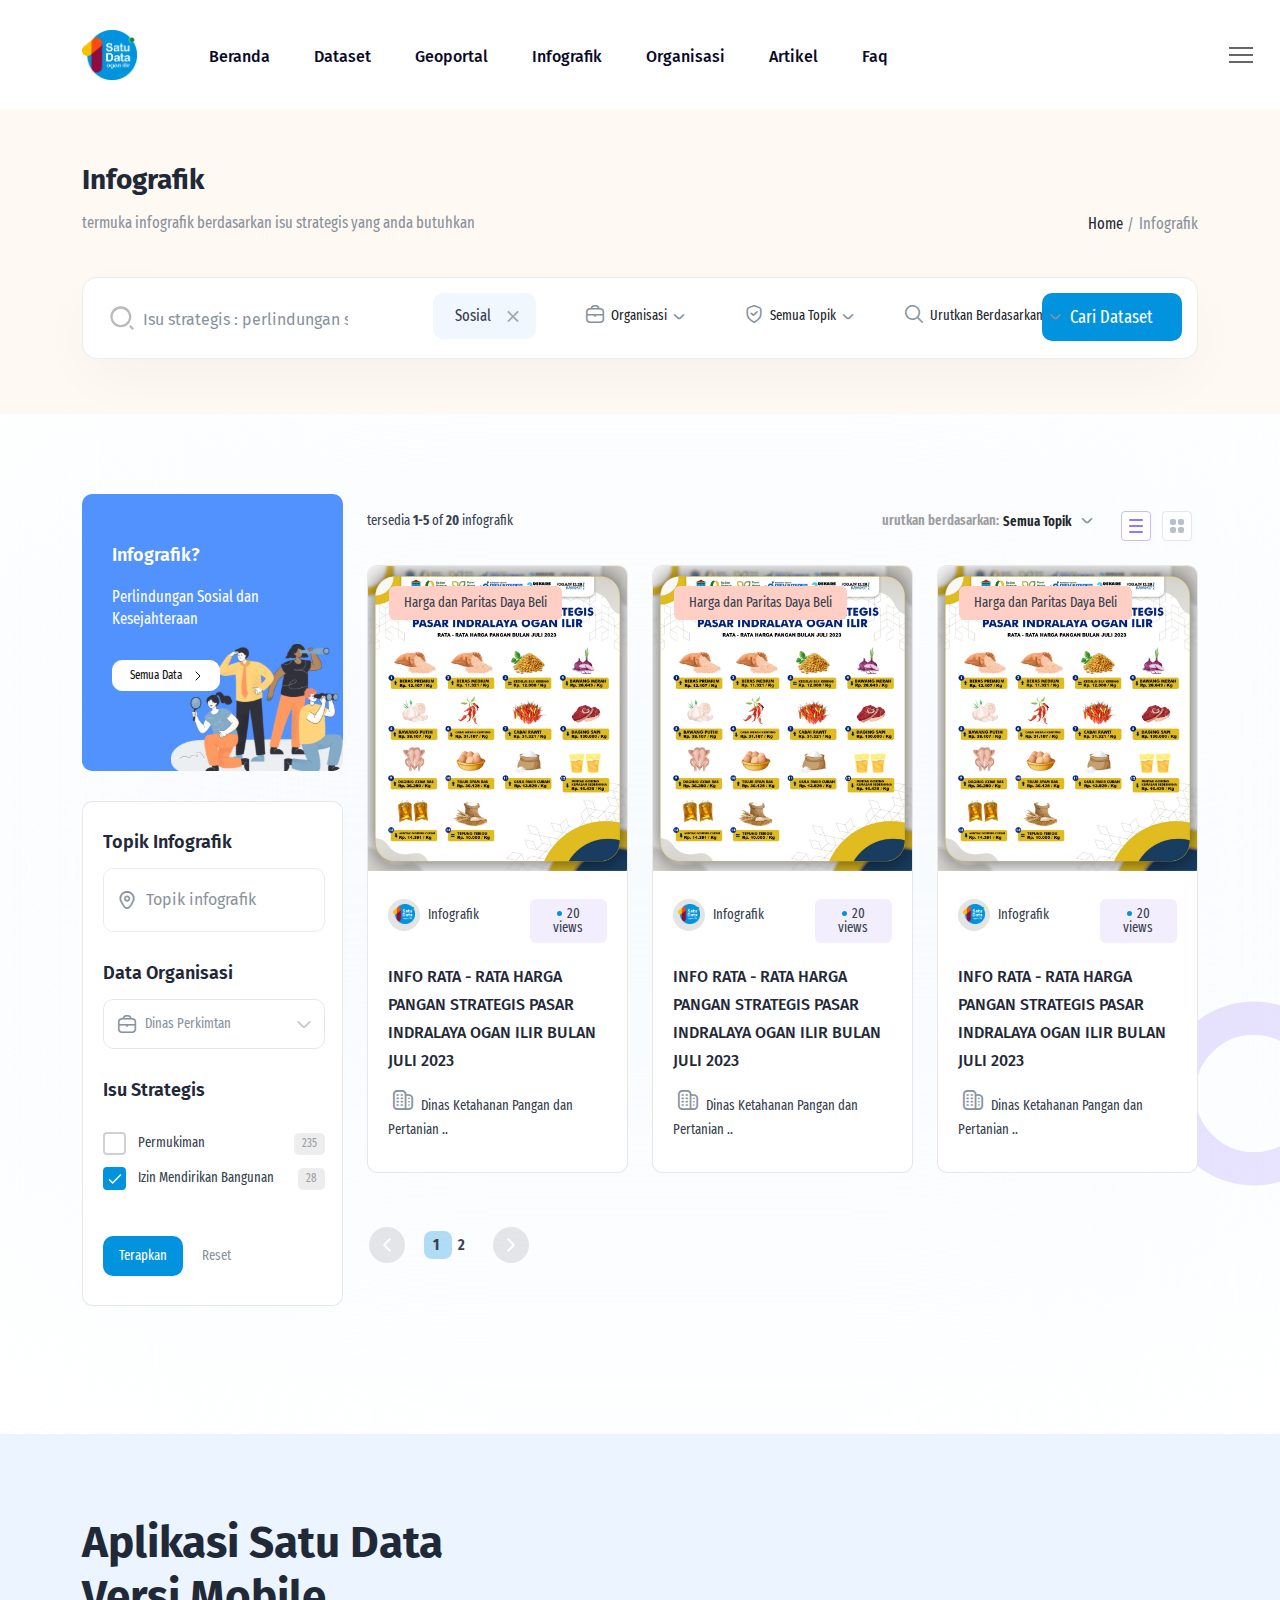
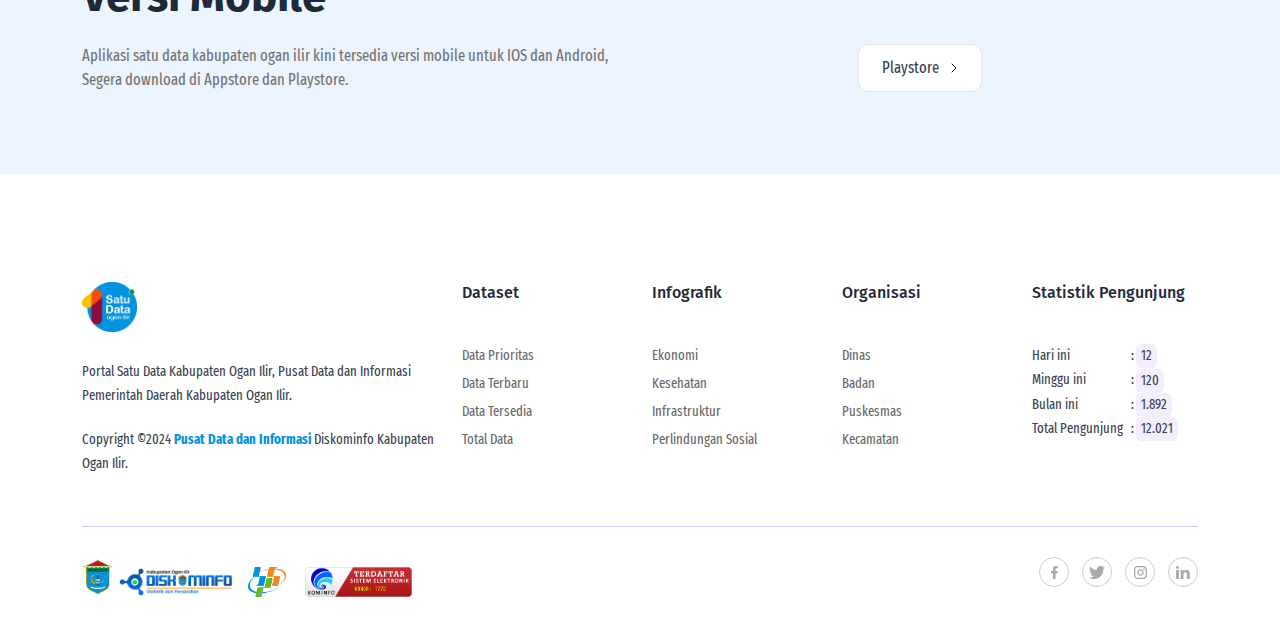
<file: satudata-infografik-list.html>
﻿<!DOCTYPE html>
<html class="no-js" lang="en">

<head>
    <meta charset="utf-8" />
    <title>Redesign Portal Satu Data</title>
    <meta http-equiv="x-ua-compatible" content="ie=edge" />
    <meta name="description" content="" />
    <meta name="viewport" content="width=device-width, initial-scale=1" />
    <meta property="og:title" content="" />
    <meta property="og:type" content="" />
    <meta property="og:url" content="" />
    <meta property="og:image" content="" />
    <!-- Favicon -->
    <link rel="shortcut icon" type="image/x-icon" href="assets/imgs/satudata/satudata.png" />
    <!-- Template CSS -->
    <link rel="stylesheet" href="assets/css/plugins/animate.min.css" />
    <link rel="stylesheet" href="assets/css/main.css?v=1.0" />
</head>

<body>
    <!-- Preloader Start -->
    <div id="preloader-active">
        <div class="preloader d-flex align-items-center justify-content-center">
            <div class="preloader-inner position-relative">
                <div class="text-center">
                    <img src="assets/imgs/theme/loading.gif" alt="satudata" />
                </div>
            </div>
        </div>
    </div>
    <header class="header sticky-bar">
        <div class="container">
            <div class="main-header">
                <div class="header-left">
                    <div class="header-logo">
                        <a href="index.html" class="d-flex"><img alt="satudata" src="assets/imgs/satudata/satudata.png"
                                height="50" /></a>
                    </div>
                    <div class="header-nav">
                        <nav class="nav-main-menu d-none d-xl-block">
                            <ul class="main-menu">
                                <li>
                                    <a class="active" href="index.html">Beranda</a>
                                </li>
                                <li>
                                    <a href="satudata-dataset-list.html">Dataset</a>
                                </li>
                                <li>
                                    <a href="https://oganilirkab.ina-sdi.or.id">Geoportal</a>
                                </li>
                                <li>
                                    <a href="satudata-infografik-list.html">Infografik</a>
                                </li>
                                <li>
                                    <a href="satudata-organisasi-list.html">Organisasi</a>
                                </li>
                                <li>
                                    <a href="satudata-artikel-list.html">Artikel</a>
                                </li>
                                <li>
                                    <a href="#">Faq</a>
                                </li>
                            </ul>
                        </nav>
                        <div class="burger-icon burger-icon-white">
                            <span class="burger-icon-top"></span>
                            <span class="burger-icon-mid"></span>
                            <span class="burger-icon-bottom"></span>
                        </div>
                    </div>
                </div>
                <div class="header-right">
                    <div class="block-signin">
                        <a href="#" class="text-link-bd-btom hover-up">Online</a>
                    </div>
                </div>
            </div>
        </div>
    </header>
    <div class="mobile-header-active mobile-header-wrapper-style perfect-scrollbar">
        <div class="mobile-header-wrapper-inner">
            <div class="mobile-header-top">
                <div class="user-account">
                    <img src="assets/imgs/satudata/satudata.png" alt="satudata" />
                </div>
                <div class="burger-icon burger-icon-white">
                    <span class="burger-icon-top"></span>
                    <span class="burger-icon-mid"></span>
                    <span class="burger-icon-bottom"></span>
                </div>
            </div>
            <div class="mobile-header-content-area">
                <div class="perfect-scroll">
                    <div class="mobile-search mobile-header-border mb-30">
                        <form action="#">
                            <input type="text" placeholder="Search for items…" />
                            <i class="fi-rr-search"></i>
                        </form>
                    </div>
                    <div class="mobile-menu-wrap mobile-header-border">
                        <!-- mobile menu start -->
                        <nav>
                            <ul class="mobile-menu font-heading">
                                <li>
                                    <a class="active" href="index.html">Beranda</a>
                                </li>
                                <li>
                                    <a href="satudata-dataset-list.html">Dataset</a>
                                </li>
                                <li>
                                    <a href="https://oganilirkab.ina-sdi.or.id">Geoportal</a>
                                </li>
                                <li>
                                    <a href="satudata-infografik-list.html">Infografik</a>
                                </li>
                                <li>
                                    <a href="satudata-organisasi-list.html">Organisasi</a>
                                </li>
                                <li>
                                    <a href="satudata-artikel-list.html">Artikel</a>
                                </li>
                                <li>
                                    <a href="#">Faq</a>
                                </li>
                            </ul>
                        </nav>
                        <!-- mobile menu end -->
                    </div>
                    <div class="site-copyright">
                        Copyright ©2024 <a href="#"><strong>Pusat Data dan Informasi</strong></a> Diskominfo Kabupaten
                        Ogan
                        Ilir.</div>
                </div>
            </div>
        </div>
    </div>
    <!--End header-->
    <!-- Content -->
    <main class="main">
        <section class="section-box-2">
            <div class="box-head-single none-bg">
                <div class="container">
                    <h4>Infografik</h4>
                    <div class="row mt-15 mb-40">
                        <div class="col-lg-7 col-md-9">
                            <span class="text-mutted">termuka infografik berdasarkan isu strategis yang anda
                                butuhkan</span>
                        </div>
                        <div class="col-lg-5 col-md-3 text-lg-end text-start">
                            <ul class="breadcrumbs mt-sm-15">
                                <li><a href="#">Home</a></li>
                                <li>Infografik</li>
                            </ul>
                        </div>
                    </div>
                    <div class="box-shadow-bdrd-15 box-filters">
                        <div class="row">
                            <div class="col-lg-5">
                                <div class="box-search-job">
                                    <form class="form-search-job">
                                        <input type="text" class="input-search-job"
                                            placeholder="Isu strategis : perlindungan sosial" />
                                    </form>
                                </div>
                                <div class="list-tags-job">
                                    <a href="#" class="text-normal job-tag">Sosial <span
                                            class="remove-tags-job"></span></a>
                                </div>
                            </div>
                            <div class="col-lg-7">
                                <div class="d-flex job-fillter">
                                    <div class="d-block d-lg-flex">
                                        <div class="dropdown job-type">
                                            <button class="btn dropdown-toggle" type="button" id="dropdownJobType"
                                                data-bs-toggle="dropdown" aria-expanded="false" aria-haspopup="true"
                                                data-bs-display="static"><i class="fi-rr-briefcase"></i>
                                                <span>Organisasi</span> <i class="fi-rr-angle-small-down"></i></button>
                                            <ul class="dropdown-menu" aria-labelledby="dropdownJobType">
                                                <li><a class="dropdown-item active" href="#">Dinas Kominfo</a></li>
                                                <li><a class="dropdown-item" href="#">Dinas Sosial</a></li>
                                                <li><a class="dropdown-item" href="#">Dinas Kesehatan</a></li>
                                                <li><a class="dropdown-item" href="#">Dinas Pendidikan</a></li>
                                            </ul>
                                        </div>
                                        <div class="dropdown">
                                            <button class="btn dropdown-toggle" type="button" id="dropdownLocation"
                                                data-bs-toggle="dropdown" aria-expanded="false"
                                                data-bs-display="static"><i class="fi-rr-shield-check"></i> <span>Semua
                                                    Topik</span> <i class="fi-rr-angle-small-down"></i></button>
                                            <ul class="dropdown-menu" aria-labelledby="dropdownLocation">
                                                <li><a class="dropdown-item active" href="#">Perlindungan Sosial</a>
                                                </li>
                                                <li><a class="dropdown-item" href="#">Indikator Ekonomi
                                                        Bulanan</a></li>
                                                <li><a class="dropdown-item" href="#">Ilmu
                                                        Pengetahuan &amp;
                                                        Hak Paten</a></li>
                                            </ul>
                                        </div>
                                        <div class="dropdown">
                                            <button class="btn dropdown-toggle" type="button" id="dropdownLocation2"
                                                data-bs-toggle="dropdown" aria-expanded="false"
                                                data-bs-display="static"><i class="fi-rr-search"></i> <span>Urutkan
                                                    Berdasarkan</span> <i class="fi-rr-angle-small-down"></i></button>
                                            <ul class="dropdown-menu" aria-labelledby="dropdownLocation2">
                                                <li><a class="dropdown-item active" href="#">Data Prioritas</a></li>
                                                <li><a class="dropdown-item" href="#">Data Terbaru</a></li>
                                                <li><a class="dropdown-item" href="#">Data Terpopuler</a></li>
                                            </ul>
                                        </div>
                                    </div>
                                    <div class="box-button-find">
                                        <button class="btn btn-default float-right">Cari Dataset</button>
                                    </div>
                                </div>
                            </div>
                        </div>
                    </div>
                </div>
            </div>
        </section>
        <section class="section-box mt-80">
            <div class="container">
                <div class="row flex-row-reverse">
                    <div class="col-lg-9 col-md-12 col-sm-12 col-12 float-right">
                        <div class="content-page">
                            <div class="box-filters-job mt-15 mb-10">
                                <div class="row">
                                    <div class="col-lg-7">
                                        <span class="text-small">tersedia <strong>1-5 </strong>of <strong>20
                                            </strong>infografik</span>
                                    </div>
                                    <div class="col-lg-5 text-lg-end mt-sm-15">
                                        <div class="display-flex2">
                                            <span class="text-sortby">urutkan berdasarkan:</span>
                                            <div class="dropdown dropdown-sort">
                                                <button class="btn dropdown-toggle" type="button" id="dropdownSort"
                                                    data-bs-toggle="dropdown" aria-expanded="false"
                                                    data-bs-display="static"><span>Semua Topik</span> <i
                                                        class="fi-rr-angle-small-down"></i></button>
                                                <ul class="dropdown-menu dropdown-menu-light"
                                                    aria-labelledby="dropdownSort">
                                                    <li><a class="dropdown-item active" href="#">Perlindungan Sosial dan
                                                            Kesejahteraan</a></li>
                                                    <li><a class="dropdown-item" href="#">Pendidikan</a></li>
                                                    <li><a class="dropdown-item" href="#">Kesehatan</a></li>
                                                    <li><a class="dropdown-item" href="#">Indikator Ekonomi
                                                            Bulanan</a></li>
                                                    <li><a class="dropdown-item" href="#">Ilmu
                                                            Pengetahuan &amp;
                                                            Hak Paten</a></li>
                                                </ul>
                                            </div>
                                            <div class="box-view-type">
                                                <a href="#" class="view-type"><img
                                                        src="assets/imgs/theme/icons/icon-list.svg"
                                                        alt="satudata" /></a>
                                                <a href="#" class="view-type"><img
                                                        src="assets/imgs/theme/icons/icon-grid.svg"
                                                        alt="satudata" /></a>
                                            </div>
                                        </div>
                                    </div>
                                </div>
                            </div>
                            <div class="row">
                                <div class="col-lg-4 col-md-6">
                                    <div class="card-grid-2 hover-up wow animate__animated animate__fadeIn"
                                        data-wow-delay=".0s">
                                        <div class="text-center card-grid-2-image">
                                            <a href="satudata-infografik-single.html">
                                                <figure><img alt="satudata" src="assets/imgs/satudata/infog-01.webp" />
                                                </figure>
                                            </a>
                                            <label class="btn-urgent">Harga dan Paritas Daya Beli</label>
                                        </div>
                                        <div class="card-block-info">
                                            <div class="row">
                                                <div class="col-lg-7 col-6">
                                                    <a href="satudata-infografik-single.html" class="card-2-img-text">
                                                        <span class="card-grid-2-img-small"><img alt="satudata"
                                                                src="assets/imgs/satudata/satudata.png" /></span>
                                                        <span>Infografik</span>
                                                    </a>
                                                </div>
                                                <div class="col-lg-5 col-6 text-end">
                                                    <span class="btn btn-grey-small disc-btn">20 views</span>
                                                </div>
                                            </div>
                                            <h5 class="mt-20"><a href="satudata-infografik-single.html">INFO RATA - RATA
                                                    HARGA PANGAN STRATEGIS PASAR INDRALAYA OGAN ILIR BULAN JULI 2023</a>
                                            </h5>
                                            <div class="mt-15">
                                                <span><i class="fi-rr-building me-2"></i>Dinas Ketahanan Pangan dan
                                                    Pertanian ..</span>
                                            </div>
                                        </div>
                                    </div>
                                </div>
                                <div class="col-lg-4 col-md-6">
                                    <div class="card-grid-2 hover-up wow animate__animated animate__fadeIn"
                                        data-wow-delay=".0s">
                                        <div class="text-center card-grid-2-image">
                                            <a href="satudata-infografik-single.html">
                                                <figure><img alt="satudata" src="assets/imgs/satudata/infog-01.webp" />
                                                </figure>
                                            </a>
                                            <label class="btn-urgent">Harga dan Paritas Daya Beli</label>
                                        </div>
                                        <div class="card-block-info">
                                            <div class="row">
                                                <div class="col-lg-7 col-6">
                                                    <a href="satudata-infografik-single.html" class="card-2-img-text">
                                                        <span class="card-grid-2-img-small"><img alt="satudata"
                                                                src="assets/imgs/satudata/satudata.png" /></span>
                                                        <span>Infografik</span>
                                                    </a>
                                                </div>
                                                <div class="col-lg-5 col-6 text-end">
                                                    <span class="btn btn-grey-small disc-btn">20 views</span>
                                                </div>
                                            </div>
                                            <h5 class="mt-20"><a href="satudata-infografik-single.html">INFO RATA - RATA
                                                    HARGA PANGAN STRATEGIS PASAR INDRALAYA OGAN ILIR BULAN JULI 2023</a>
                                            </h5>
                                            <div class="mt-15">
                                                <span><i class="fi-rr-building me-2"></i>Dinas Ketahanan Pangan dan
                                                    Pertanian ..</span>
                                            </div>
                                        </div>
                                    </div>
                                </div>
                                <div class="col-lg-4 col-md-6">
                                    <div class="card-grid-2 hover-up wow animate__animated animate__fadeIn"
                                        data-wow-delay=".0s">
                                        <div class="text-center card-grid-2-image">
                                            <a href="satudata-infografik-single.html">
                                                <figure><img alt="satudata" src="assets/imgs/satudata/infog-01.webp" />
                                                </figure>
                                            </a>
                                            <label class="btn-urgent">Harga dan Paritas Daya Beli</label>
                                        </div>
                                        <div class="card-block-info">
                                            <div class="row">
                                                <div class="col-lg-7 col-6">
                                                    <a href="satudata-infografik-single.html" class="card-2-img-text">
                                                        <span class="card-grid-2-img-small"><img alt="satudata"
                                                                src="assets/imgs/satudata/satudata.png" /></span>
                                                        <span>Infografik</span>
                                                    </a>
                                                </div>
                                                <div class="col-lg-5 col-6 text-end">
                                                    <span class="btn btn-grey-small disc-btn">20 views</span>
                                                </div>
                                            </div>
                                            <h5 class="mt-20"><a href="satudata-infografik-single.html">INFO RATA - RATA
                                                    HARGA PANGAN STRATEGIS PASAR INDRALAYA OGAN ILIR BULAN JULI 2023</a>
                                            </h5>
                                            <div class="mt-15">
                                                <span><i class="fi-rr-building me-2"></i>Dinas Ketahanan Pangan dan
                                                    Pertanian ..</span>
                                            </div>
                                        </div>
                                    </div>
                                </div>
                            </div>
                            <div class="paginations">
                                <ul class="pager">
                                    <li><a href="#" class="pager-prev"></a></li>
                                    <li><a href="#" class="pager-number active">1</a></li>
                                    <li><a href="#" class="pager-number">2</a></li>
                                    <li><a href="#" class="pager-next"></a></li>
                                </ul>
                            </div>
                        </div>
                    </div>
                    <div class="col-lg-3 col-md-12 col-sm-12 col-12">
                        <div class="sidebar-with-bg background-primary bg-sidebar pb-80">
                            <h5 class="medium-heading text-white mb-20 mt-20">Infografik?</h5>
                            <p class="text-body-999 text-white mb-30">Perlindungan Sosial dan
                                Kesejahteraan</p>
                            <a href="#" class="btn btn-border icon-chevron-right btn-white-sm">Semua Data</a>
                        </div>
                        <div class="sidebar-shadow none-shadow mb-30">
                            <div class="sidebar-filters">
                                <div class="filter-block mb-30">
                                    <h5 class="medium-heading mb-15">Topik Infografik</h5>
                                    <div class="form-group">
                                        <input type="text" class="form-control form-icons"
                                            placeholder="Topik infografik" />
                                        <i class="fi-rr-marker"></i>
                                    </div>
                                </div>
                                <div class="filter-block mb-30">
                                    <h5 class="medium-heading mb-15">Data Organisasi</h5>
                                    <div class="form-group select-style select-style-icon">
                                        <select class="form-control form-icons select-active">
                                            <option>Dinas Perkimtan</option>
                                            <option>Dinas Kominfo</option>
                                            <option>Dinas Sosial</option>
                                            <option>Dinas Kesehatan</option>
                                            <option>Dinas Pertanian</option>
                                        </select>
                                        <i class="fi-rr-briefcase"></i>
                                    </div>
                                </div>
                                <div class="filter-block mb-30">
                                    <h5 class="medium-heading mb-15">Isu Strategis</h5>
                                    <div class="form-group">
                                        <ul class="list-checkbox">
                                            <li>
                                                <label class="cb-container">
                                                    <input type="checkbox"> <span class="text-small">Permukiman</span>
                                                    <span class="checkmark"></span>
                                                </label>
                                                <span class="number-item">235</span>
                                            </li>
                                            <li>
                                                <label class="cb-container">
                                                    <input type="checkbox" checked="checked"> <span
                                                        class="text-small">Izin Mendirikan Bangunan</span>
                                                    <span class="checkmark"></span>
                                                </label>
                                                <span class="number-item">28</span>
                                            </li>
                                        </ul>
                                    </div>
                                </div>
                                <div class="buttons-filter">
                                    <button class="btn btn-default">Terapkan</button>
                                    <button class="btn">Reset</button>
                                </div>
                            </div>
                        </div>
                    </div>
                </div>
            </div>
        </section>

        <section class="section-box bg-blue-full mt-90 mb-50">
            <div class="container">
                <h3 class="mb-20">Aplikasi Satu Data <br>Versi Mobile</h3>
                <div class="row">
                    <div class="col-lg-6">
                        <p class="text-gray-200">Aplikasi satu data kabupaten ogan ilir kini tersedia versi mobile untuk
                            IOS dan Android, Segera download di Appstore dan Playstore.</p>
                    </div>
                    <div class="col-lg-6 pl-100 pl-md-15 mt-md-50">
                        <a type="button" class="btn btn-defaultw btn-find wow animate__animated animate__fadeInUp"
                            href="https://apps.apple.com/us/app/satudata-ogan-ilir/id6477705140" target="_blank"
                            class="btn btn-default">Appstore</a>
                        <a type="button"
                            href="https://play.google.com/store/apps/details?id=com.satudata.oganilir&pcampaignid=web_share"
                            target="_blank" class="btn btn-border icon-chevron-right">Playstore</a>
                    </div>
                </div>
            </div>
        </section>
    </main>
    <!-- End Content -->
    <!-- Footer -->
    <footer class="footer mt-50">
        <div class="container">
            <div class="row">
                <div class="col-md-4 col-sm-12">
                    <a href="index.html"><img alt="satudata" src="assets/imgs/satudata/satudata.png" height="50" /></a>
                    <div class="mt-20 mb-20">Portal Satu Data Kabupaten Ogan Ilir, Pusat Data dan Informasi Pemerintah
                        Daerah Kabupaten Ogan Ilir.</div>
                    <div>
                        Copyright ©2024 <a href="#"><strong>Pusat Data dan Informasi</strong></a> Diskominfo Kabupaten
                        Ogan
                        Ilir.
                    </div>
                </div>
                <div class="col-md-2 col-xs-6">
                    <h6>Dataset</h6>
                    <ul class="menu-footer mt-40">
                        <li><a href="#">Data Prioritas</a></li>
                        <li><a href="#">Data Terbaru</a></li>
                        <li><a href="#">Data Tersedia</a></li>
                        <li><a href="#">Total Data</a></li>
                    </ul>
                </div>
                <div class="col-md-2 col-xs-6">
                    <h6>Infografik</h6>
                    <ul class="menu-footer mt-40">
                        <li><a href="#">Ekonomi</a></li>
                        <li><a href="#">Kesehatan</a></li>
                        <li><a href="#">Infrastruktur</a></li>
                        <li><a href="#">Perlindungan Sosial</a></li>
                    </ul>
                </div>
                <div class="col-md-2 col-xs-6">
                    <h6>Organisasi</h6>
                    <ul class="menu-footer mt-40">
                        <li><a href="#">Dinas</a></li>
                        <li><a href="#">Badan</a></li>
                        <li><a href="#">Puskesmas</a></li>
                        <li><a href="#">Kecamatan</a></li>
                    </ul>
                </div>
                <div class="col-md-2 col-xs-6">
                    <h6>Statistik Pengunjung</h6>
                    <div class="mt-40 table-responsive">
                        <table>
                            <tbody>
                                <tr>
                                    <td width="350px">Hari ini</td>
                                    <td width="20px">:</td>
                                    <td width="200px"> <span class="btn btn-grey-small p-1">12</span></td>
                                </tr>
                                <tr>
                                    <td width="350px">Minggu ini</td>
                                    <td width="20px">:</td>
                                    <td width="200px"> <span class="btn btn-grey-small p-1">120</span></td>
                                </tr>
                                <tr>
                                    <td width="350px">Bulan ini</td>
                                    <td width="20px">:</td>
                                    <td width="200px"> <span class="btn btn-grey-small p-1">1.892</span></td>
                                </tr>
                                <tr>
                                    <td width="350px">Total Pengunjung</td>
                                    <td width="20px">:</td>
                                    <td width="200px"> <span class="btn btn-grey-small p-1">12.021</span></td>
                                </tr>
                            </tbody>
                        </table>
                    </div>
                </div>
            </div>
            <div class="footer-bottom mt-50">
                <div class="row">
                    <div class="col-md-6 text-md-start text-start">
                        <img src="assets/imgs/satudata/logo-oi.png" height="40" alt="">
                        <img src="assets/imgs/satudata/kominfo.webp" height="30" alt="">
                        <img class="me-3" src="assets/imgs/satudata/bps.png" height="30" alt="">
                        <img src="assets/imgs/satudata/badge-kominfo.png" height="30" alt="">
                    </div>
                    <div class="col-md-6 text-md-end text-start">
                        <div class="footer-social">
                            <a href="#" class="icon-socials icon-facebook"></a>
                            <a href="#" class="icon-socials icon-twitter"></a>
                            <a href="#" class="icon-socials icon-instagram"></a>
                            <a href="#" class="icon-socials icon-linkedin"></a>
                        </div>
                    </div>
                </div>
            </div>
        </div>
    </footer>
    <!-- End Footer -->
    <!-- Vendor JS-->
    <script src="assets/js/vendor/modernizr-3.6.0.min.js"></script>
    <script src="assets/js/vendor/jquery-3.6.0.min.js"></script>
    <script src="assets/js/vendor/jquery-migrate-3.3.0.min.js"></script>
    <script src="assets/js/vendor/bootstrap.bundle.min.js"></script>
    <script src="assets/js/plugins/waypoints.js"></script>
    <script src="assets/js/plugins/wow.js"></script>
    <script src="assets/js/plugins/magnific-popup.js"></script>
    <script src="assets/js/plugins/perfect-scrollbar.min.js"></script>
    <script src="assets/js/plugins/select2.min.js"></script>
    <script src="assets/js/plugins/isotope.js"></script>
    <script src="assets/js/plugins/scrollup.js"></script>
    <script src="assets/js/plugins/swiper-bundle.min.js"></script>

    <script src="assets/js/noUISlider.js"></script>
    <script src="assets/js/slider.js"></script>
    <!-- Template  JS -->
    <script src="assets/js/main.js?v=1.0"></script>
</body>

</html>
</file>
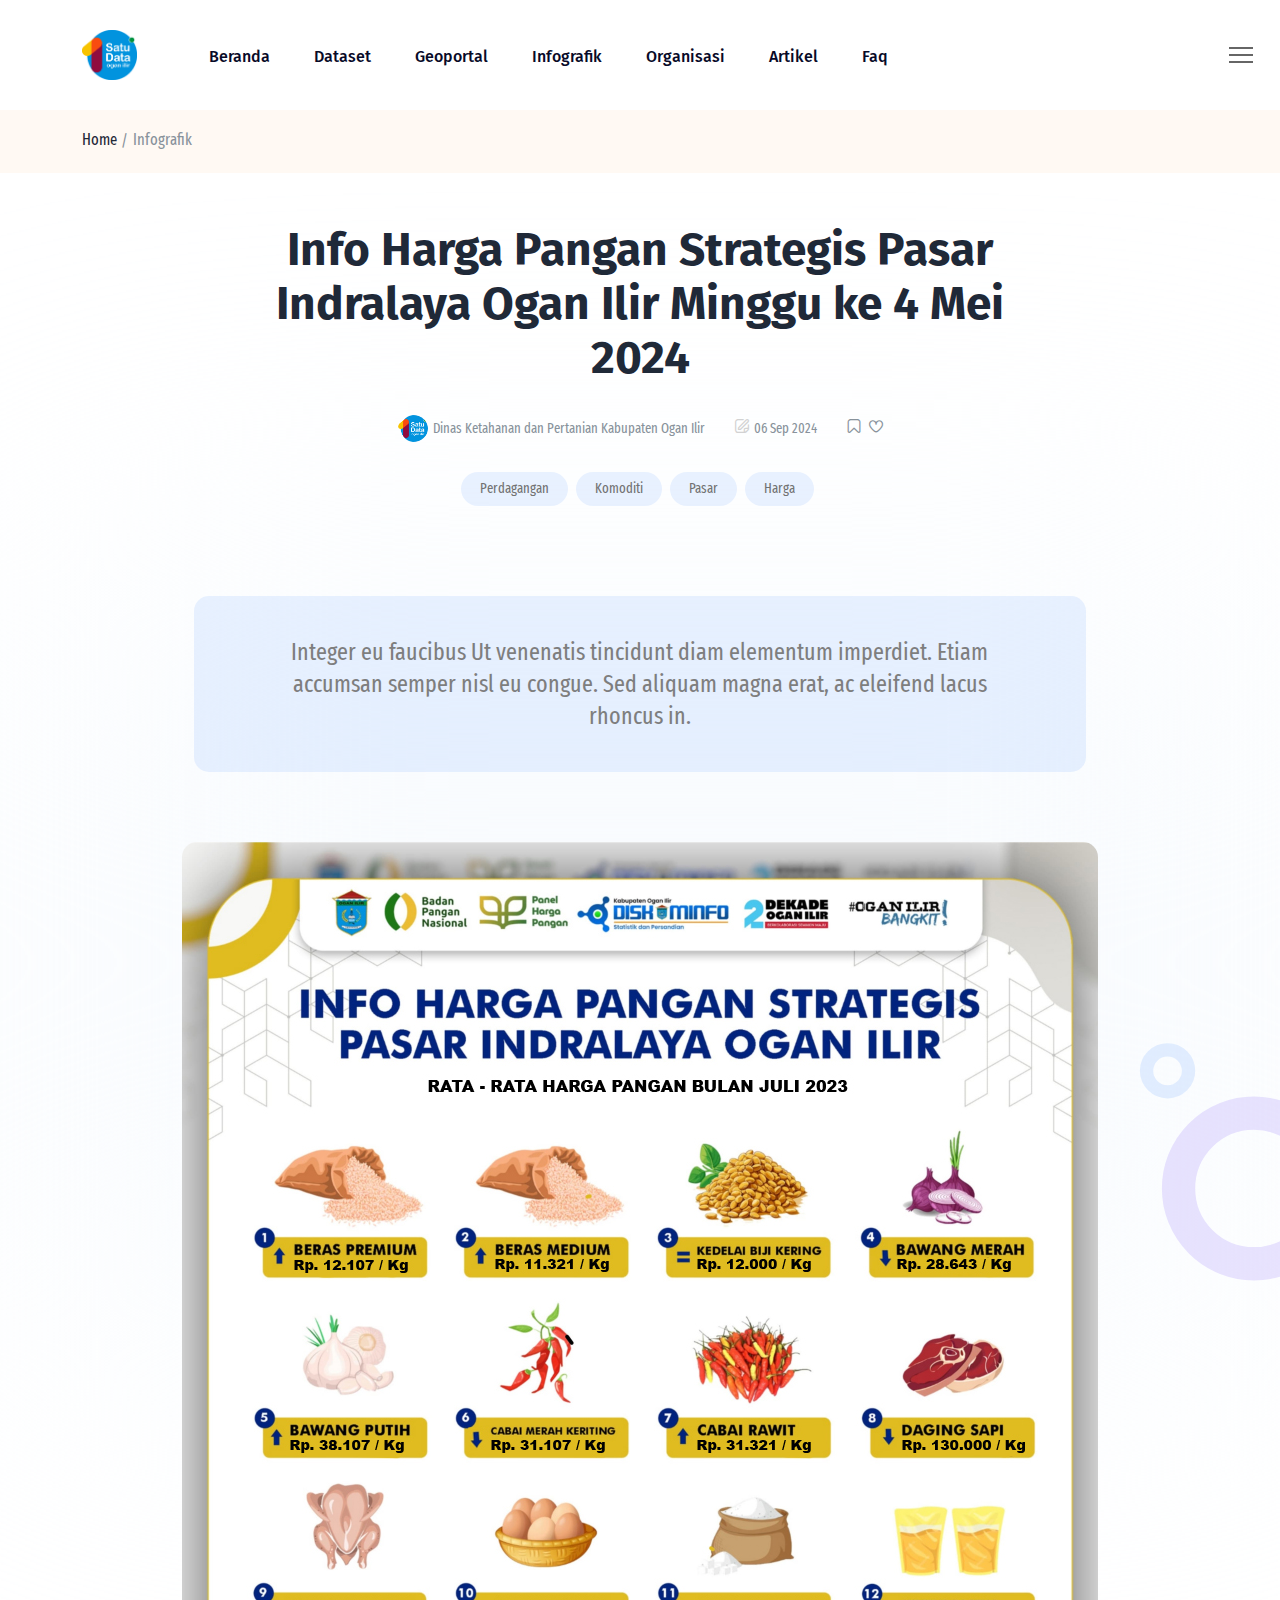
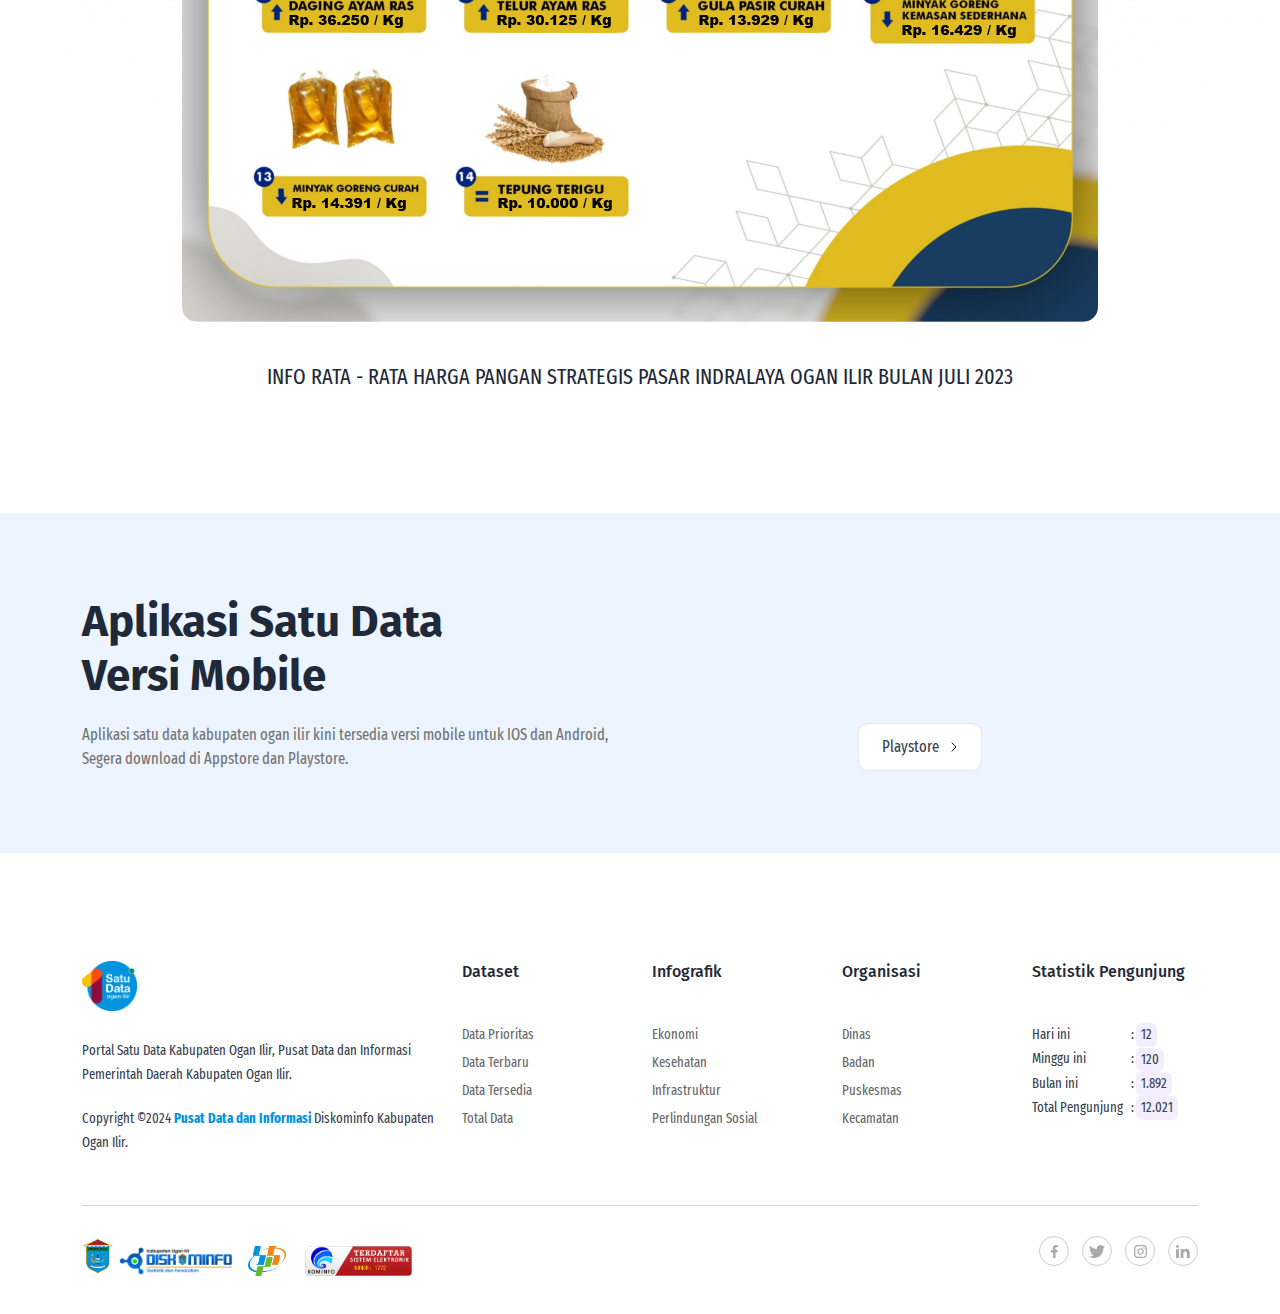
<file: satudata-infografik-single.html>
﻿<!DOCTYPE html>
<html class="no-js" lang="en">

<head>
    <meta charset="utf-8" />
    <title>Redesign Portal Satu Data</title>
    <meta http-equiv="x-ua-compatible" content="ie=edge" />
    <meta name="description" content="" />
    <meta name="viewport" content="width=device-width, initial-scale=1" />
    <meta property="og:title" content="" />
    <meta property="og:type" content="" />
    <meta property="og:url" content="" />
    <meta property="og:image" content="" />
    <!-- Favicon -->
    <link rel="shortcut icon" type="image/x-icon" href="assets/imgs/satudata/satudata.png" />
    <!-- Template CSS -->
    <link rel="stylesheet" href="assets/css/plugins/animate.min.css" />
    <link rel="stylesheet" href="assets/css/main.css?v=1.0" />
</head>

<body>
    <!-- Preloader Start -->
    <div id="preloader-active">
        <div class="preloader d-flex align-items-center justify-content-center">
            <div class="preloader-inner position-relative">
                <div class="text-center">
                    <img src="assets/imgs/theme/loading.gif" alt="jobhub" />
                </div>
            </div>
        </div>
    </div>
    <header class="header sticky-bar">
        <div class="container">
            <div class="main-header">
                <div class="header-left">
                    <div class="header-logo">
                        <a href="index.html" class="d-flex"><img alt="satudata" src="assets/imgs/satudata/satudata.png"
                                height="50" /></a>
                    </div>
                    <div class="header-nav">
                        <nav class="nav-main-menu d-none d-xl-block">
                            <ul class="main-menu">
                                <li>
                                    <a class="active" href="index.html">Beranda</a>
                                </li>
                                <li>
                                    <a href="satudata-dataset-list.html">Dataset</a>
                                </li>
                                <li>
                                    <a href="https://oganilirkab.ina-sdi.or.id">Geoportal</a>
                                </li>
                                <li>
                                    <a href="satudata-infografik-list.html">Infografik</a>
                                </li>
                                <li>
                                    <a href="satudata-organisasi-list.html">Organisasi</a>
                                </li>
                                <li>
                                    <a href="satudata-artikel-list.html">Artikel</a>
                                </li>
                                <li>
                                    <a href="#">Faq</a>
                                </li>
                            </ul>
                        </nav>
                        <div class="burger-icon burger-icon-white">
                            <span class="burger-icon-top"></span>
                            <span class="burger-icon-mid"></span>
                            <span class="burger-icon-bottom"></span>
                        </div>
                    </div>
                </div>
                <div class="header-right">
                    <div class="block-signin">
                        <a href="#" class="text-link-bd-btom hover-up">Online</a>
                    </div>
                </div>
            </div>
        </div>
    </header>
    <div class="mobile-header-active mobile-header-wrapper-style perfect-scrollbar">
        <div class="mobile-header-wrapper-inner">
            <div class="mobile-header-top">
                <div class="user-account">
                    <img src="assets/imgs/satudata/satudata.png" alt="satudata" />
                </div>
                <div class="burger-icon burger-icon-white">
                    <span class="burger-icon-top"></span>
                    <span class="burger-icon-mid"></span>
                    <span class="burger-icon-bottom"></span>
                </div>
            </div>
            <div class="mobile-header-content-area">
                <div class="perfect-scroll">
                    <div class="mobile-search mobile-header-border mb-30">
                        <form action="#">
                            <input type="text" placeholder="Search for items…" />
                            <i class="fi-rr-search"></i>
                        </form>
                    </div>
                    <div class="mobile-menu-wrap mobile-header-border">
                        <!-- mobile menu start -->
                        <nav>
                            <ul class="mobile-menu font-heading">
                                <li>
                                    <a class="active" href="index.html">Beranda</a>
                                </li>
                                <li>
                                    <a href="satudata-dataset-list.html">Dataset</a>
                                </li>
                                <li>
                                    <a href="https://oganilirkab.ina-sdi.or.id">Geoportal</a>
                                </li>
                                <li>
                                    <a href="satudata-infografik-list.html">Infografik</a>
                                </li>
                                <li>
                                    <a href="satudata-organisasi-list.html">Organisasi</a>
                                </li>
                                <li>
                                    <a href="satudata-artikel-list.html">Artikel</a>
                                </li>
                                <li>
                                    <a href="#">Faq</a>
                                </li>
                            </ul>
                        </nav>
                        <!-- mobile menu end -->
                    </div>
                    <div class="site-copyright">
                        Copyright ©2024 <a href="#"><strong>Pusat Data dan Informasi</strong></a> Diskominfo Kabupaten
                        Ogan
                        Ilir.</div>
                </div>
            </div>
        </div>
    </div>
    <!--End header-->
    <!-- Content -->
    <main class="main">
        <div class="breacrumb-cover">
            <div class="container">
                <ul class="breadcrumbs">
                    <li><a href="#">Home</a></li>
                    <li>Infografik</li>
                </ul>
            </div>
        </div>
        <div class="archive-header pt-50 pb-50 text-center">
            <div class="container">
                <h3 class="mb-30 text-center w-75 mx-auto">
                    Info Harga Pangan Strategis Pasar Indralaya Ogan Ilir Minggu ke 4 Mei 2024
                </h3>
                <div class="post-meta text-muted d-flex align-items-center mx-auto justify-content-center">
                    <div class="author d-flex align-items-center mr-30">
                        <img alt="jobhub" src="assets/imgs/satudata/satudata.png" />
                        <span>Dinas Ketahanan dan Pertanian Kabupaten Ogan Ilir</span>
                    </div>
                    <div class="date mr-30">
                        <span><i class="fi-rr-edit mr-5 text-grey-6"></i>06 Sep 2024</span>
                    </div>
                    <div class="icons">
                        <a href="#"><i class="fi fi-rr-bookmark mr-5 text-muted"></i></a>
                        <a href="#"><i class="fi fi-rr-heart text-muted"></i></a>
                    </div>
                </div>
                <div class="text-center">
                    <div class="sub-categories mt-30">
                        <a href="#" class="btn btn-tags-sm mb-10 mr-5">Perdagangan</a>
                        <a href="#" class="btn btn-tags-sm mb-10 mr-5">Komoditi</a>
                        <a href="#" class="btn btn-tags-sm mb-10 mr-5">Pasar</a>
                        <a href="#" class="btn btn-tags-sm mb-10 mr-5">Harga</a>
                    </div>
                </div>
            </div>
        </div>
        <div class="post-loop-grid">
            <div class="container">
                <div class="row">
                    <div class="col-lg-12">
                        <div class="single-body text-center">
                            <blockquote>
                                <p>
                                    Integer eu faucibus Ut venenatis tincidunt diam elementum imperdiet. Etiam
                                    accumsan semper nisl eu congue. Sed aliquam magna erat, ac eleifend lacus
                                    rhoncus in.
                                </p>
                            </blockquote>
                            <figure class="mb-30 mt-70">
                                <img src="assets/imgs/satudata/infog-01.webp" alt="">
                            </figure>
                            <div class="excerpt mb-30">
                                <p>INFO RATA - RATA HARGA PANGAN STRATEGIS PASAR INDRALAYA OGAN ILIR BULAN JULI 2023</p>
                            </div>
                        </div>
                    </div>

                </div>
            </div>
        </div>

        <section class="section-box bg-blue-full mt-90 mb-50">
            <div class="container">
                <h3 class="mb-20">Aplikasi Satu Data <br>Versi Mobile</h3>
                <div class="row">
                    <div class="col-lg-6">
                        <p class="text-gray-200">Aplikasi satu data kabupaten ogan ilir kini tersedia versi mobile untuk
                            IOS dan Android, Segera download di Appstore dan Playstore.</p>
                    </div>
                    <div class="col-lg-6 pl-100 pl-md-15 mt-md-50">
                        <a type="button" class="btn btn-defaultw btn-find wow animate__animated animate__fadeInUp"
                            href="https://apps.apple.com/us/app/satudata-ogan-ilir/id6477705140" target="_blank"
                            class="btn btn-default">Appstore</a>
                        <a type="button"
                            href="https://play.google.com/store/apps/details?id=com.satudata.oganilir&pcampaignid=web_share"
                            target="_blank" class="btn btn-border icon-chevron-right">Playstore</a>
                    </div>
                </div>
            </div>
        </section>
    </main>
    <!-- End Content -->
    <!-- Footer -->
    <footer class="footer mt-50">
        <div class="container">
            <div class="row">
                <div class="col-md-4 col-sm-12">
                    <a href="index.html"><img alt="satudata" src="assets/imgs/satudata/satudata.png" height="50" /></a>
                    <div class="mt-20 mb-20">Portal Satu Data Kabupaten Ogan Ilir, Pusat Data dan Informasi Pemerintah
                        Daerah Kabupaten Ogan Ilir.</div>
                    <div>
                        Copyright ©2024 <a href="#"><strong>Pusat Data dan Informasi</strong></a> Diskominfo Kabupaten
                        Ogan
                        Ilir.
                    </div>
                </div>
                <div class="col-md-2 col-xs-6">
                    <h6>Dataset</h6>
                    <ul class="menu-footer mt-40">
                        <li><a href="#">Data Prioritas</a></li>
                        <li><a href="#">Data Terbaru</a></li>
                        <li><a href="#">Data Tersedia</a></li>
                        <li><a href="#">Total Data</a></li>
                    </ul>
                </div>
                <div class="col-md-2 col-xs-6">
                    <h6>Infografik</h6>
                    <ul class="menu-footer mt-40">
                        <li><a href="#">Ekonomi</a></li>
                        <li><a href="#">Kesehatan</a></li>
                        <li><a href="#">Infrastruktur</a></li>
                        <li><a href="#">Perlindungan Sosial</a></li>
                    </ul>
                </div>
                <div class="col-md-2 col-xs-6">
                    <h6>Organisasi</h6>
                    <ul class="menu-footer mt-40">
                        <li><a href="#">Dinas</a></li>
                        <li><a href="#">Badan</a></li>
                        <li><a href="#">Puskesmas</a></li>
                        <li><a href="#">Kecamatan</a></li>
                    </ul>
                </div>
                <div class="col-md-2 col-xs-6">
                    <h6>Statistik Pengunjung</h6>
                    <div class="mt-40 table-responsive">
                        <table>
                            <tbody>
                                <tr>
                                    <td width="350px">Hari ini</td>
                                    <td width="20px">:</td>
                                    <td width="200px"> <span class="btn btn-grey-small p-1">12</span></td>
                                </tr>
                                <tr>
                                    <td width="350px">Minggu ini</td>
                                    <td width="20px">:</td>
                                    <td width="200px"> <span class="btn btn-grey-small p-1">120</span></td>
                                </tr>
                                <tr>
                                    <td width="350px">Bulan ini</td>
                                    <td width="20px">:</td>
                                    <td width="200px"> <span class="btn btn-grey-small p-1">1.892</span></td>
                                </tr>
                                <tr>
                                    <td width="350px">Total Pengunjung</td>
                                    <td width="20px">:</td>
                                    <td width="200px"> <span class="btn btn-grey-small p-1">12.021</span></td>
                                </tr>
                            </tbody>
                        </table>
                    </div>
                </div>
            </div>
            <div class="footer-bottom mt-50">
                <div class="row">
                    <div class="col-md-6 text-md-start text-start">
                        <img src="assets/imgs/satudata/logo-oi.png" height="40" alt="">
                        <img src="assets/imgs/satudata/kominfo.webp" height="30" alt="">
                        <img class="me-3" src="assets/imgs/satudata/bps.png" height="30" alt="">
                        <img src="assets/imgs/satudata/badge-kominfo.png" height="30" alt="">
                    </div>
                    <div class="col-md-6 text-md-end text-start">
                        <div class="footer-social">
                            <a href="#" class="icon-socials icon-facebook"></a>
                            <a href="#" class="icon-socials icon-twitter"></a>
                            <a href="#" class="icon-socials icon-instagram"></a>
                            <a href="#" class="icon-socials icon-linkedin"></a>
                        </div>
                    </div>
                </div>
            </div>
        </div>
    </footer>
    <!-- End Footer -->
    <!-- Vendor JS-->
    <script src="assets/js/vendor/modernizr-3.6.0.min.js"></script>
    <script src="assets/js/vendor/jquery-3.6.0.min.js"></script>
    <script src="assets/js/vendor/jquery-migrate-3.3.0.min.js"></script>
    <script src="assets/js/vendor/bootstrap.bundle.min.js"></script>
    <script src="assets/js/plugins/waypoints.js"></script>
    <script src="assets/js/plugins/wow.js"></script>
    <script src="assets/js/plugins/perfect-scrollbar.min.js"></script>
    <script src="assets/js/plugins/select2.min.js"></script>
    <script src="assets/js/plugins/scrollup.js"></script>
    <script src="assets/js/plugins/counterup.js"></script>
    <script src="assets/js/plugins/swiper-bundle.min.js"></script>
    <!-- Template  JS -->
    <script src="assets/js/main.js?v=1.0"></script>
</body>

</html>
</file>
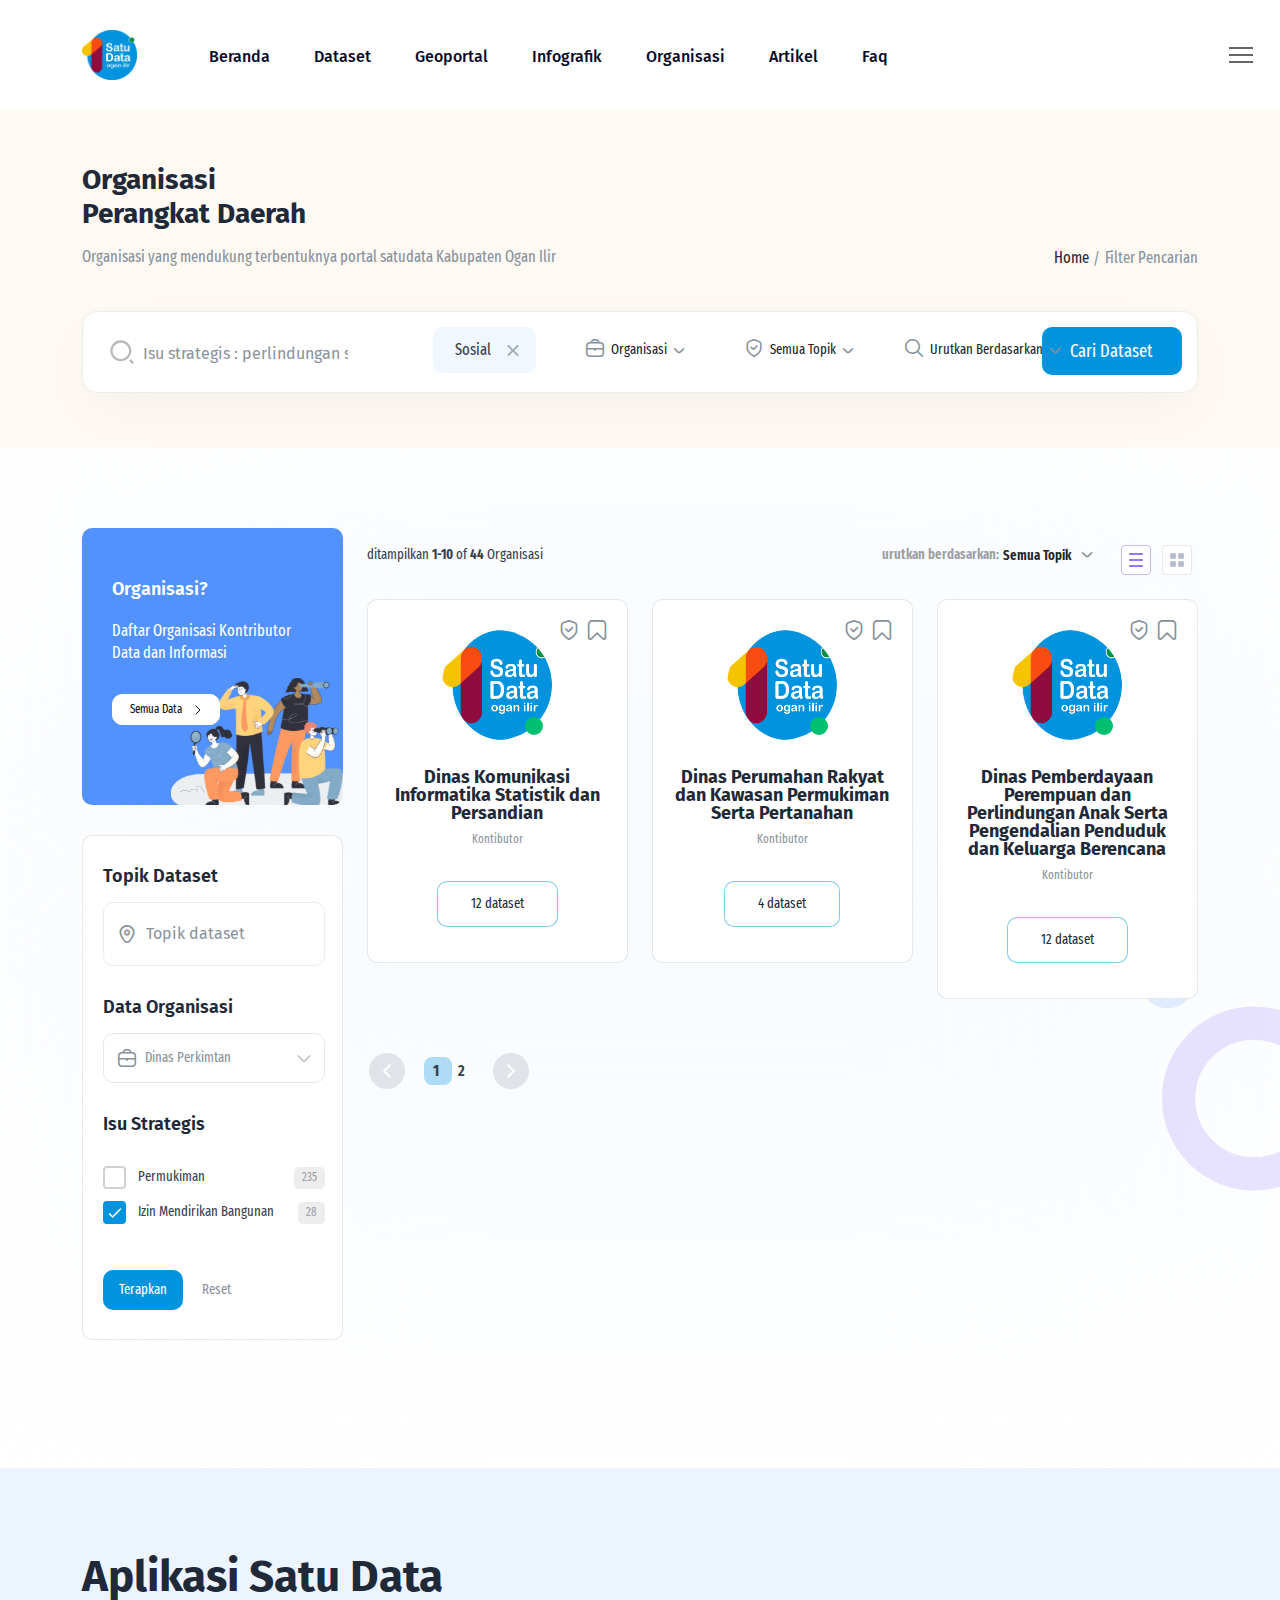
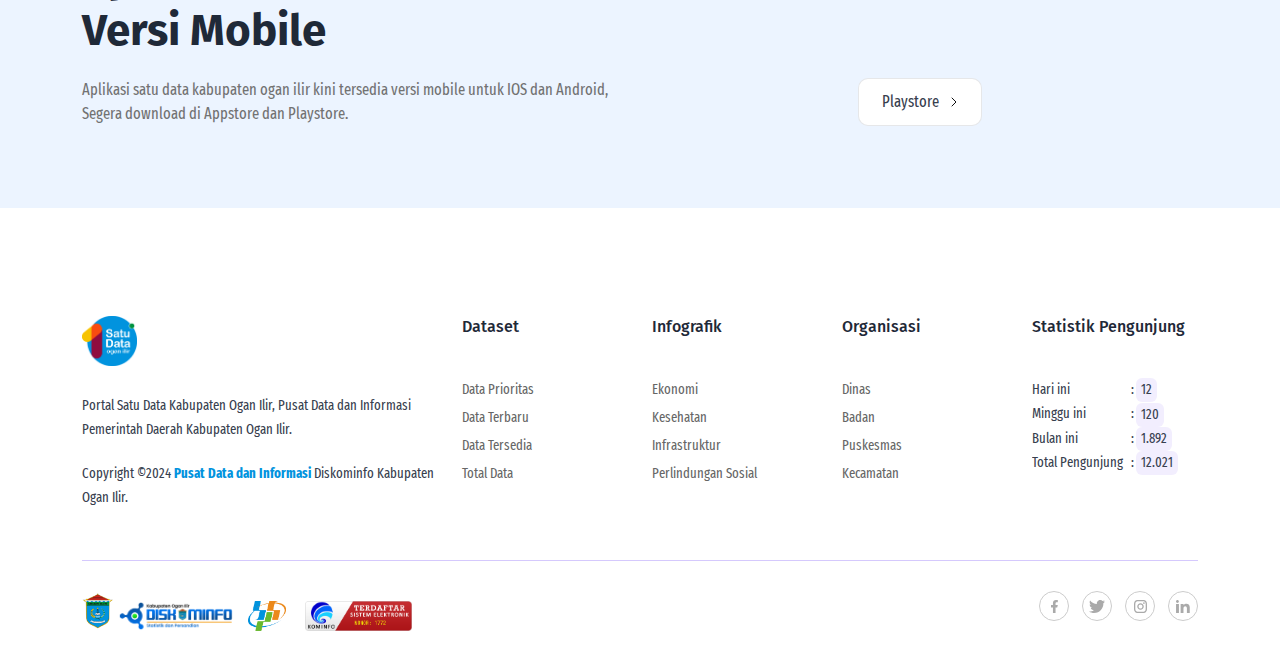
<file: satudata-organisasi-list.html>
﻿<!DOCTYPE html>
<html class="no-js" lang="en">

<head>
    <meta charset="utf-8" />
    <title>Redesign Portal Satu Data</title>
    <meta http-equiv="x-ua-compatible" content="ie=edge" />
    <meta name="description" content="" />
    <meta name="viewport" content="width=device-width, initial-scale=1" />
    <meta property="og:title" content="" />
    <meta property="og:type" content="" />
    <meta property="og:url" content="" />
    <meta property="og:image" content="" />
    <!-- Favicon -->
    <link rel="shortcut icon" type="image/x-icon" href="assets/imgs/satudata/satudata.png" />
    <!-- Template CSS -->
    <link rel="stylesheet" href="assets/css/plugins/animate.min.css" />
    <link rel="stylesheet" href="assets/css/main.css?v=1.0" />
</head>

<body>
    <!-- Preloader Start -->
    <div id="preloader-active">
        <div class="preloader d-flex align-items-center justify-content-center">
            <div class="preloader-inner position-relative">
                <div class="text-center">
                    <img src="assets/imgs/theme/loading.gif" alt="satudata" />
                </div>
            </div>
        </div>
    </div>
    <header class="header sticky-bar">
        <div class="container">
            <div class="main-header">
                <div class="header-left">
                    <div class="header-logo">
                        <a href="index.html" class="d-flex"><img alt="satudata" src="assets/imgs/satudata/satudata.png"
                                height="50" /></a>
                    </div>
                    <div class="header-nav">
                        <nav class="nav-main-menu d-none d-xl-block">
                            <ul class="main-menu">
                                <li>
                                    <a class="active" href="index.html">Beranda</a>
                                </li>
                                <li>
                                    <a href="satudata-dataset-list.html">Dataset</a>
                                </li>
                                <li>
                                    <a href="https://oganilirkab.ina-sdi.or.id">Geoportal</a>
                                </li>
                                <li>
                                    <a href="satudata-infografik-list.html">Infografik</a>
                                </li>
                                <li>
                                    <a href="satudata-organisasi-list.html">Organisasi</a>
                                </li>
                                <li>
                                    <a href="satudata-artikel-list.html">Artikel</a>
                                </li>
                                <li>
                                    <a href="#">Faq</a>
                                </li>
                            </ul>
                        </nav>
                        <div class="burger-icon burger-icon-white">
                            <span class="burger-icon-top"></span>
                            <span class="burger-icon-mid"></span>
                            <span class="burger-icon-bottom"></span>
                        </div>
                    </div>
                </div>
                <div class="header-right">
                    <div class="block-signin">
                        <a href="#" class="text-link-bd-btom hover-up">Online</a>
                    </div>
                </div>
            </div>
        </div>
    </header>
    <div class="mobile-header-active mobile-header-wrapper-style perfect-scrollbar">
        <div class="mobile-header-wrapper-inner">
            <div class="mobile-header-top">
                <div class="user-account">
                    <img src="assets/imgs/satudata/satudata.png" alt="satudata" />
                </div>
                <div class="burger-icon burger-icon-white">
                    <span class="burger-icon-top"></span>
                    <span class="burger-icon-mid"></span>
                    <span class="burger-icon-bottom"></span>
                </div>
            </div>
            <div class="mobile-header-content-area">
                <div class="perfect-scroll">
                    <div class="mobile-search mobile-header-border mb-30">
                        <form action="#">
                            <input type="text" placeholder="Search for items…" />
                            <i class="fi-rr-search"></i>
                        </form>
                    </div>
                    <div class="mobile-menu-wrap mobile-header-border">
                        <!-- mobile menu start -->
                        <nav>
                            <ul class="mobile-menu font-heading">
                                <li>
                                    <a class="active" href="index.html">Beranda</a>
                                </li>
                                <li>
                                    <a href="satudata-dataset-list.html">Dataset</a>
                                </li>
                                <li>
                                    <a href="https://oganilirkab.ina-sdi.or.id">Geoportal</a>
                                </li>
                                <li>
                                    <a href="satudata-infografik-list.html">Infografik</a>
                                </li>
                                <li>
                                    <a href="satudata-organisasi-list.html">Organisasi</a>
                                </li>
                                <li>
                                    <a href="satudata-artikel-list.html">Artikel</a>
                                </li>
                                <li>
                                    <a href="#">Faq</a>
                                </li>
                            </ul>
                        </nav>
                        <!-- mobile menu end -->
                    </div>
                    <div class="site-copyright">
                        Copyright ©2024 <a href="#"><strong>Pusat Data dan Informasi</strong></a> Diskominfo Kabupaten
                        Ogan
                        Ilir.</div>
                </div>
            </div>
        </div>
    </div>
    <!--End header-->
    <!-- Content -->
    <main class="main">
        <section class="section-box-2">
            <div class="box-head-single none-bg">
                <div class="container">
                    <h4>Organisasi<br />Perangkat Daerah</h4>
                    <div class="row mt-15 mb-40">
                        <div class="col-lg-7 col-md-9">
                            <span class="text-mutted">Organisasi yang mendukung terbentuknya portal satudata Kabupaten
                                Ogan Ilir</span>
                        </div>
                        <div class="col-lg-5 col-md-3 text-lg-end text-start">
                            <ul class="breadcrumbs mt-sm-15">
                                <li><a href="#">Home</a></li>
                                <li>Filter Pencarian</li>
                            </ul>
                        </div>
                    </div>
                    <div class="box-shadow-bdrd-15 box-filters">
                        <div class="row">
                            <div class="col-lg-5">
                                <div class="box-search-job">
                                    <form class="form-search-job">
                                        <input type="text" class="input-search-job"
                                            placeholder="Isu strategis : perlindungan sosial" />
                                    </form>
                                </div>
                                <div class="list-tags-job">
                                    <a href="#" class="text-normal job-tag">Sosial <span
                                            class="remove-tags-job"></span></a>
                                </div>
                            </div>
                            <div class="col-lg-7">
                                <div class="d-flex job-fillter">
                                    <div class="d-block d-lg-flex">
                                        <div class="dropdown job-type">
                                            <button class="btn dropdown-toggle" type="button" id="dropdownJobType"
                                                data-bs-toggle="dropdown" aria-expanded="false" aria-haspopup="true"
                                                data-bs-display="static"><i class="fi-rr-briefcase"></i>
                                                <span>Organisasi</span> <i class="fi-rr-angle-small-down"></i></button>
                                            <ul class="dropdown-menu" aria-labelledby="dropdownJobType">
                                                <li><a class="dropdown-item active" href="#">Dinas Kominfo</a></li>
                                                <li><a class="dropdown-item" href="#">Dinas Sosial</a></li>
                                                <li><a class="dropdown-item" href="#">Dinas Kesehatan</a></li>
                                                <li><a class="dropdown-item" href="#">Dinas Pendidikan</a></li>
                                            </ul>
                                        </div>
                                        <div class="dropdown">
                                            <button class="btn dropdown-toggle" type="button" id="dropdownLocation"
                                                data-bs-toggle="dropdown" aria-expanded="false"
                                                data-bs-display="static"><i class="fi-rr-shield-check"></i> <span>Semua
                                                    Topik</span> <i class="fi-rr-angle-small-down"></i></button>
                                            <ul class="dropdown-menu" aria-labelledby="dropdownLocation">
                                                <li><a class="dropdown-item active" href="#">Perlindungan Sosial</a>
                                                </li>
                                                <li><a class="dropdown-item" href="#">Indikator Ekonomi
                                                        Bulanan</a></li>
                                                <li><a class="dropdown-item" href="#">Ilmu
                                                        Pengetahuan &amp;
                                                        Hak Paten</a></li>
                                            </ul>
                                        </div>
                                        <div class="dropdown">
                                            <button class="btn dropdown-toggle" type="button" id="dropdownLocation2"
                                                data-bs-toggle="dropdown" aria-expanded="false"
                                                data-bs-display="static"><i class="fi-rr-search"></i> <span>Urutkan
                                                    Berdasarkan</span> <i class="fi-rr-angle-small-down"></i></button>
                                            <ul class="dropdown-menu" aria-labelledby="dropdownLocation2">
                                                <li><a class="dropdown-item active" href="#">Data Prioritas</a></li>
                                                <li><a class="dropdown-item" href="#">Data Terbaru</a></li>
                                                <li><a class="dropdown-item" href="#">Data Terpopuler</a></li>
                                            </ul>
                                        </div>
                                    </div>
                                    <div class="box-button-find">
                                        <button class="btn btn-default float-right">Cari Dataset</button>
                                    </div>
                                </div>
                            </div>
                        </div>
                    </div>
                </div>
            </div>
        </section>
        <section class="section-box mt-80">
            <div class="container">
                <div class="row flex-row-reverse">
                    <div class="col-lg-9 col-md-12 col-sm-12 col-12 float-right">
                        <div class="content-page">
                            <div class="box-filters-job mt-15 mb-10">
                                <div class="row">
                                    <div class="col-lg-7">
                                        <span class="text-small">ditampilkan <strong>1-10 </strong>of <strong>44
                                            </strong>Organisasi</span>
                                    </div>
                                    <div class="col-lg-5 text-lg-end mt-sm-15">
                                        <div class="display-flex2">
                                            <span class="text-sortby">urutkan berdasarkan:</span>
                                            <div class="dropdown dropdown-sort">
                                                <button class="btn dropdown-toggle" type="button" id="dropdownSort"
                                                    data-bs-toggle="dropdown" aria-expanded="false"
                                                    data-bs-display="static"><span>Semua Topik</span> <i
                                                        class="fi-rr-angle-small-down"></i></button>
                                                <ul class="dropdown-menu dropdown-menu-light"
                                                    aria-labelledby="dropdownSort">
                                                    <li><a class="dropdown-item active" href="#">Perlindungan Sosial dan
                                                            Kesejahteraan</a></li>
                                                    <li><a class="dropdown-item" href="#">Pendidikan</a></li>
                                                    <li><a class="dropdown-item" href="#">Kesehatan</a></li>
                                                    <li><a class="dropdown-item" href="#">Indikator Ekonomi
                                                            Bulanan</a></li>
                                                    <li><a class="dropdown-item" href="#">Ilmu
                                                            Pengetahuan &amp;
                                                            Hak Paten</a></li>
                                                </ul>
                                            </div>
                                            <div class="box-view-type">
                                                <a href="#" class="view-type"><img
                                                        src="assets/imgs/theme/icons/icon-list.svg"
                                                        alt="satudata" /></a>
                                                <a href="#" class="view-type"><img
                                                        src="assets/imgs/theme/icons/icon-grid.svg"
                                                        alt="satudata" /></a>
                                            </div>
                                        </div>
                                    </div>
                                </div>
                            </div>
                            <div class="row">
                                <div class="col-lg-4 col-md-6">
                                    <div
                                        class="card-grid-2 card-employers hover-up wow animate__animated animate__fadeIn">
                                        <div class="card-grid-2-link">
                                            <a href="#"><i class="fi-rr-shield-check"></i></a>
                                            <a href="#"><i class="fi-rr-bookmark"></i></a>
                                        </div>
                                        <div class="text-center card-grid-2-image-rd online">
                                            <a href="satudata-organisasi-single.html">
                                                <figure><img alt="satudata" src="assets/imgs/satudata/satudata.png" />
                                                </figure>
                                            </a>
                                        </div>
                                        <div class="card-block-info">
                                            <div class="card-profile">
                                                <h5><a href="satudata-organisasi-single.html"><strong>Dinas Komunikasi
                                                            Informatika Statistik dan Persandian</strong></a>
                                                </h5>
                                                <span class="text-sm">Kontibutor</span>
                                            </div>
                                            <div class="card-2-bottom card-2-bottom-candidate mt-30">
                                                <div class="text-center mt-25 mb-5">
                                                    <a href="satudata-organisasi-single.html"
                                                        class="btn btn-border btn-brand-hover">12
                                                        dataset</a>
                                                </div>
                                            </div>
                                        </div>
                                    </div>
                                </div>
                                <div class="col-lg-4 col-md-6">
                                    <div
                                        class="card-grid-2 card-employers hover-up wow animate__animated animate__fadeIn">
                                        <div class="card-grid-2-link">
                                            <a href="#"><i class="fi-rr-shield-check"></i></a>
                                            <a href="#"><i class="fi-rr-bookmark"></i></a>
                                        </div>
                                        <div class="text-center card-grid-2-image-rd online">
                                            <a href="satudata-organisasi-single.html">
                                                <figure><img alt="satudata" src="assets/imgs/satudata/satudata.png" />
                                                </figure>
                                            </a>
                                        </div>
                                        <div class="card-block-info">
                                            <div class="card-profile">
                                                <h5><a href="satudata-organisasi-single.html"><strong>Dinas Perumahan
                                                            Rakyat dan Kawasan Permukiman Serta Pertanahan</strong></a>
                                                </h5>
                                                <span class="text-sm">Kontibutor</span>
                                            </div>
                                            <div class="card-2-bottom card-2-bottom-candidate mt-30">
                                                <div class="text-center mt-25 mb-5">
                                                    <a href="satudata-organisasi-single.html"
                                                        class="btn btn-border btn-brand-hover">4
                                                        dataset</a>
                                                </div>
                                            </div>
                                        </div>
                                    </div>
                                </div>
                                <div class="col-lg-4 col-md-6">
                                    <div
                                        class="card-grid-2 card-employers hover-up wow animate__animated animate__fadeIn">
                                        <div class="card-grid-2-link">
                                            <a href="#"><i class="fi-rr-shield-check"></i></a>
                                            <a href="#"><i class="fi-rr-bookmark"></i></a>
                                        </div>
                                        <div class="text-center card-grid-2-image-rd online">
                                            <a href="satudata-organisasi-single.html">
                                                <figure><img alt="satudata" src="assets/imgs/satudata/satudata.png" />
                                                </figure>
                                            </a>
                                        </div>
                                        <div class="card-block-info">
                                            <div class="card-profile">
                                                <h5><a href="satudata-organisasi-single.html"><strong>Dinas Pemberdayaan
                                                            Perempuan dan Perlindungan Anak Serta Pengendalian Penduduk
                                                            dan Keluarga Berencana </strong></a>
                                                </h5>
                                                <span class="text-sm">Kontibutor</span>
                                            </div>
                                            <div class="card-2-bottom card-2-bottom-candidate mt-30">
                                                <div class="text-center mt-25 mb-5">
                                                    <a href="satudata-organisasi-single.html"
                                                        class="btn btn-border btn-brand-hover">12
                                                        dataset</a>
                                                </div>
                                            </div>
                                        </div>
                                    </div>
                                </div>
                            </div>
                            <div class="paginations">
                                <ul class="pager">
                                    <li><a href="#" class="pager-prev"></a></li>
                                    <li><a href="#" class="pager-number active">1</a></li>
                                    <li><a href="#" class="pager-number">2</a></li>
                                    <li><a href="#" class="pager-next"></a></li>
                                </ul>
                            </div>
                        </div>
                    </div>
                    <div class="col-lg-3 col-md-12 col-sm-12 col-12">
                        <div class="sidebar-with-bg background-primary bg-sidebar pb-80">
                            <h5 class="medium-heading text-white mb-20 mt-20">Organisasi?</h5>
                            <p class="text-body-999 text-white mb-30">Daftar Organisasi Kontributor Data dan Informasi
                            </p>
                            <a href="#" class="btn btn-border icon-chevron-right btn-white-sm">Semua Data</a>
                        </div>
                        <div class="sidebar-shadow none-shadow mb-30">
                            <div class="sidebar-filters">
                                <div class="filter-block mb-30">
                                    <h5 class="medium-heading mb-15">Topik Dataset</h5>
                                    <div class="form-group">
                                        <input type="text" class="form-control form-icons"
                                            placeholder="Topik dataset" />
                                        <i class="fi-rr-marker"></i>
                                    </div>
                                </div>
                                <div class="filter-block mb-30">
                                    <h5 class="medium-heading mb-15">Data Organisasi</h5>
                                    <div class="form-group select-style select-style-icon">
                                        <select class="form-control form-icons select-active">
                                            <option>Dinas Perkimtan</option>
                                            <option>Dinas Kominfo</option>
                                            <option>Dinas Sosial</option>
                                            <option>Dinas Kesehatan</option>
                                            <option>Dinas Pertanian</option>
                                        </select>
                                        <i class="fi-rr-briefcase"></i>
                                    </div>
                                </div>
                                <div class="filter-block mb-30">
                                    <h5 class="medium-heading mb-15">Isu Strategis</h5>
                                    <div class="form-group">
                                        <ul class="list-checkbox">
                                            <li>
                                                <label class="cb-container">
                                                    <input type="checkbox"> <span class="text-small">Permukiman</span>
                                                    <span class="checkmark"></span>
                                                </label>
                                                <span class="number-item">235</span>
                                            </li>
                                            <li>
                                                <label class="cb-container">
                                                    <input type="checkbox" checked="checked"> <span
                                                        class="text-small">Izin Mendirikan Bangunan</span>
                                                    <span class="checkmark"></span>
                                                </label>
                                                <span class="number-item">28</span>
                                            </li>
                                        </ul>
                                    </div>
                                </div>
                                <div class="buttons-filter">
                                    <button class="btn btn-default">Terapkan</button>
                                    <button class="btn">Reset</button>
                                </div>
                            </div>
                        </div>
                    </div>
                </div>
            </div>
        </section>
        <section class="section-box bg-blue-full mt-90 mb-50">
            <div class="container">
                <h3 class="mb-20">Aplikasi Satu Data <br>Versi Mobile</h3>
                <div class="row">
                    <div class="col-lg-6">
                        <p class="text-gray-200">Aplikasi satu data kabupaten ogan ilir kini tersedia versi mobile untuk
                            IOS dan Android, Segera download di Appstore dan Playstore.</p>
                    </div>
                    <div class="col-lg-6 pl-100 pl-md-15 mt-md-50">
                        <a type="button" class="btn btn-defaultw btn-find wow animate__animated animate__fadeInUp"
                            href="https://apps.apple.com/us/app/satudata-ogan-ilir/id6477705140" target="_blank"
                            class="btn btn-default">Appstore</a>
                        <a type="button"
                            href="https://play.google.com/store/apps/details?id=com.satudata.oganilir&pcampaignid=web_share"
                            target="_blank" class="btn btn-border icon-chevron-right">Playstore</a>
                    </div>
                </div>
            </div>
        </section>
    </main>
    <!-- End Content -->
    <!-- Footer -->
    <footer class="footer mt-50">
        <div class="container">
            <div class="row">
                <div class="col-md-4 col-sm-12">
                    <a href="index.html"><img alt="satudata" src="assets/imgs/satudata/satudata.png" height="50" /></a>
                    <div class="mt-20 mb-20">Portal Satu Data Kabupaten Ogan Ilir, Pusat Data dan Informasi Pemerintah
                        Daerah Kabupaten Ogan Ilir.</div>
                    <div>
                        Copyright ©2024 <a href="#"><strong>Pusat Data dan Informasi</strong></a> Diskominfo Kabupaten
                        Ogan
                        Ilir.
                    </div>
                </div>
                <div class="col-md-2 col-xs-6">
                    <h6>Dataset</h6>
                    <ul class="menu-footer mt-40">
                        <li><a href="#">Data Prioritas</a></li>
                        <li><a href="#">Data Terbaru</a></li>
                        <li><a href="#">Data Tersedia</a></li>
                        <li><a href="#">Total Data</a></li>
                    </ul>
                </div>
                <div class="col-md-2 col-xs-6">
                    <h6>Infografik</h6>
                    <ul class="menu-footer mt-40">
                        <li><a href="#">Ekonomi</a></li>
                        <li><a href="#">Kesehatan</a></li>
                        <li><a href="#">Infrastruktur</a></li>
                        <li><a href="#">Perlindungan Sosial</a></li>
                    </ul>
                </div>
                <div class="col-md-2 col-xs-6">
                    <h6>Organisasi</h6>
                    <ul class="menu-footer mt-40">
                        <li><a href="#">Dinas</a></li>
                        <li><a href="#">Badan</a></li>
                        <li><a href="#">Puskesmas</a></li>
                        <li><a href="#">Kecamatan</a></li>
                    </ul>
                </div>
                <div class="col-md-2 col-xs-6">
                    <h6>Statistik Pengunjung</h6>
                    <div class="mt-40 table-responsive">
                        <table>
                            <tbody>
                                <tr>
                                    <td width="350px">Hari ini</td>
                                    <td width="20px">:</td>
                                    <td width="200px"> <span class="btn btn-grey-small p-1">12</span></td>
                                </tr>
                                <tr>
                                    <td width="350px">Minggu ini</td>
                                    <td width="20px">:</td>
                                    <td width="200px"> <span class="btn btn-grey-small p-1">120</span></td>
                                </tr>
                                <tr>
                                    <td width="350px">Bulan ini</td>
                                    <td width="20px">:</td>
                                    <td width="200px"> <span class="btn btn-grey-small p-1">1.892</span></td>
                                </tr>
                                <tr>
                                    <td width="350px">Total Pengunjung</td>
                                    <td width="20px">:</td>
                                    <td width="200px"> <span class="btn btn-grey-small p-1">12.021</span></td>
                                </tr>
                            </tbody>
                        </table>
                    </div>
                </div>
            </div>
            <div class="footer-bottom mt-50">
                <div class="row">
                    <div class="col-md-6 text-md-start text-start">
                        <img src="assets/imgs/satudata/logo-oi.png" height="40" alt="">
                        <img src="assets/imgs/satudata/kominfo.webp" height="30" alt="">
                        <img class="me-3" src="assets/imgs/satudata/bps.png" height="30" alt="">
                        <img src="assets/imgs/satudata/badge-kominfo.png" height="30" alt="">
                    </div>
                    <div class="col-md-6 text-md-end text-start">
                        <div class="footer-social">
                            <a href="#" class="icon-socials icon-facebook"></a>
                            <a href="#" class="icon-socials icon-twitter"></a>
                            <a href="#" class="icon-socials icon-instagram"></a>
                            <a href="#" class="icon-socials icon-linkedin"></a>
                        </div>
                    </div>
                </div>
            </div>
        </div>
    </footer>
    <!-- End Footer -->
    <!-- Vendor JS-->
    <script src="assets/js/vendor/modernizr-3.6.0.min.js"></script>
    <script src="assets/js/vendor/jquery-3.6.0.min.js"></script>
    <script src="assets/js/vendor/jquery-migrate-3.3.0.min.js"></script>
    <script src="assets/js/vendor/bootstrap.bundle.min.js"></script>
    <script src="assets/js/plugins/waypoints.js"></script>
    <script src="assets/js/plugins/wow.js"></script>
    <script src="assets/js/plugins/magnific-popup.js"></script>
    <script src="assets/js/plugins/perfect-scrollbar.min.js"></script>
    <script src="assets/js/plugins/select2.min.js"></script>
    <script src="assets/js/plugins/isotope.js"></script>
    <script src="assets/js/plugins/scrollup.js"></script>
    <script src="assets/js/plugins/swiper-bundle.min.js"></script>
    <script src="assets/js/noUISlider.js"></script>
    <script src="assets/js/slider.js"></script>
    <!-- Template  JS -->
    <script src="assets/js/main.js?v=1.0"></script>
</body>

</html>
</file>
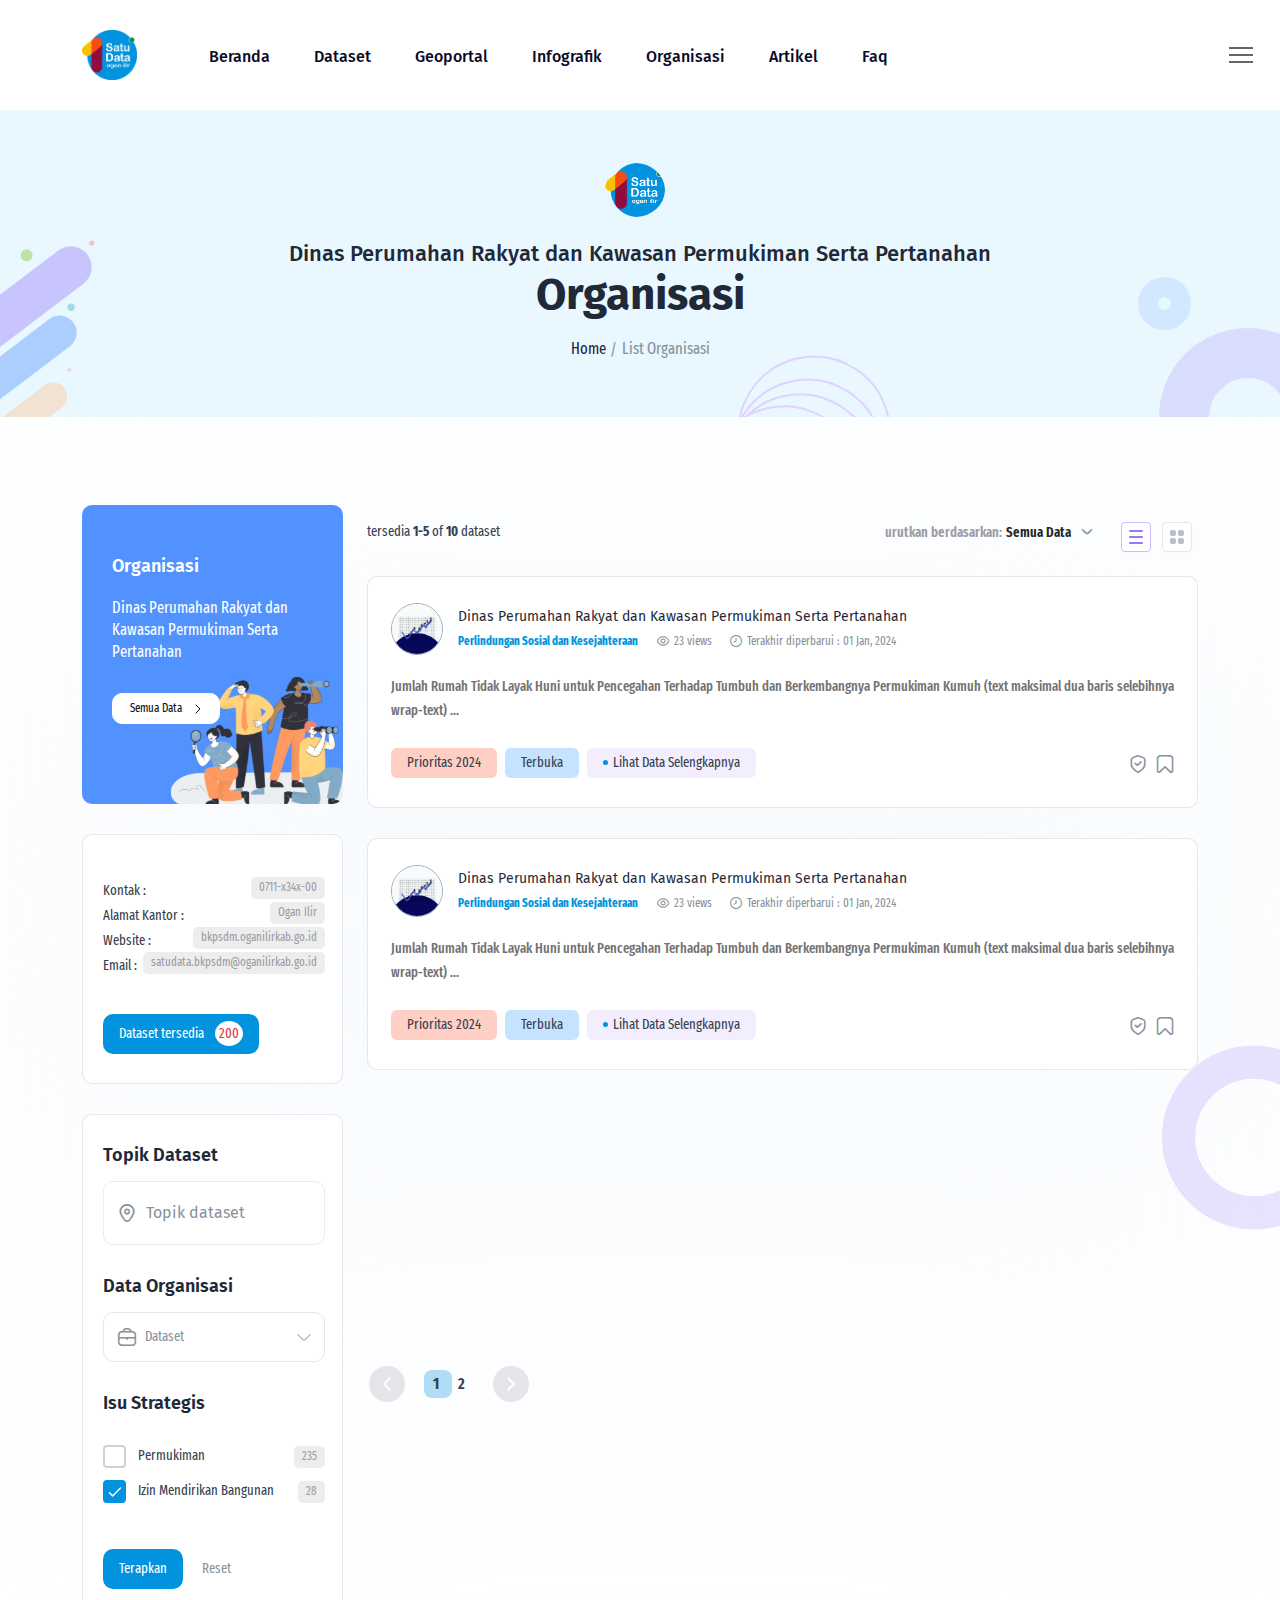
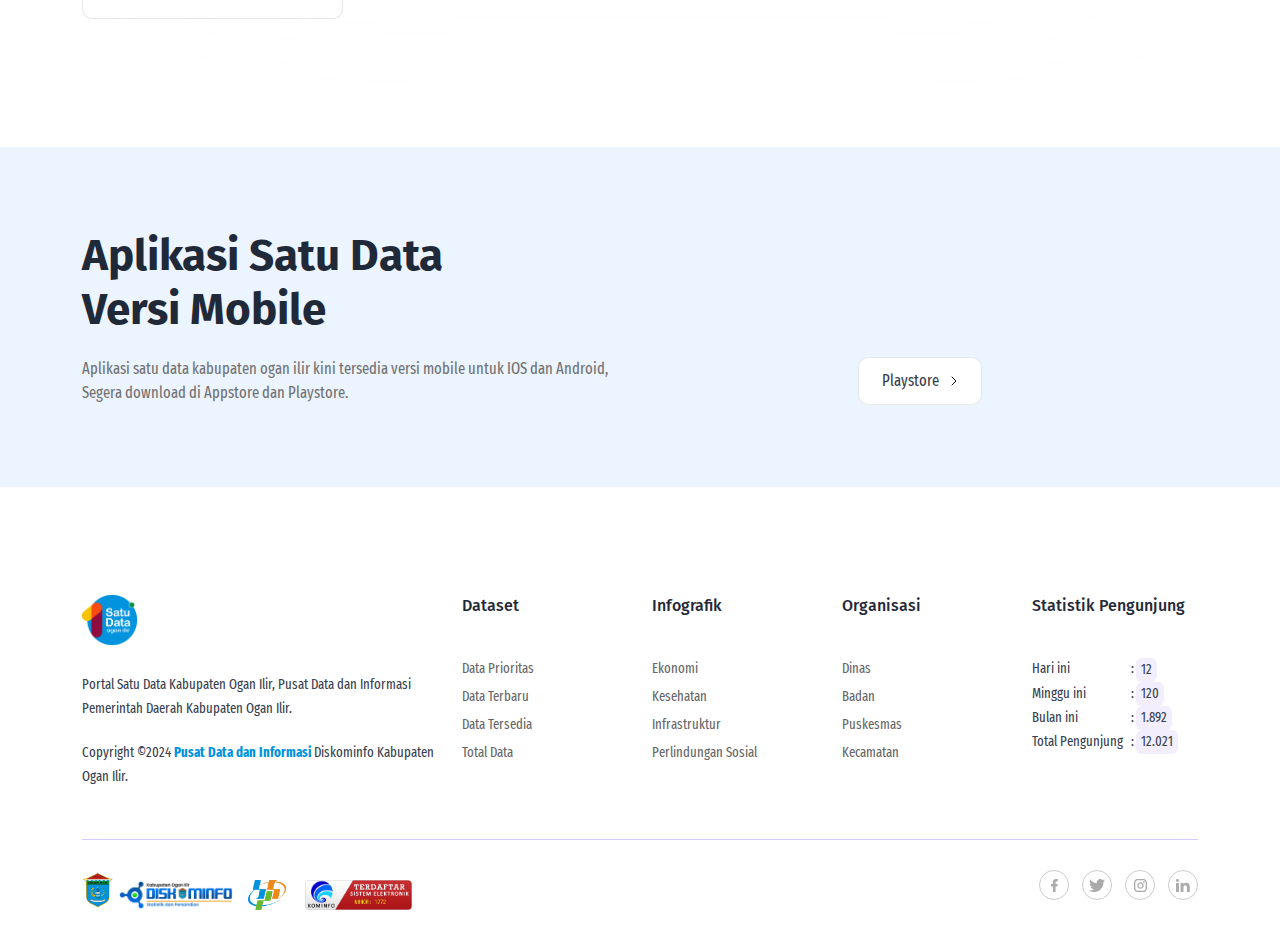
<file: satudata-organisasi-single.html>
﻿<!DOCTYPE html>
<html class="no-js" lang="en">

<head>
    <meta charset="utf-8" />
    <title>Redesign Portal Satu Data</title>
    <meta http-equiv="x-ua-compatible" content="ie=edge" />
    <meta name="description" content="" />
    <meta name="viewport" content="width=device-width, initial-scale=1" />
    <meta property="og:title" content="" />
    <meta property="og:type" content="" />
    <meta property="og:url" content="" />
    <meta property="og:image" content="" />
    <!-- Favicon -->
    <link rel="shortcut icon" type="image/x-icon" href="assets/imgs/satudata/satudata.png" />
    <!-- Template CSS -->
    <link rel="stylesheet" href="assets/css/plugins/animate.min.css" />
    <link rel="stylesheet" href="assets/css/main.css?v=1.0" />
</head>

<body>
    <!-- Preloader Start -->
    <div id="preloader-active">
        <div class="preloader d-flex align-items-center justify-content-center">
            <div class="preloader-inner position-relative">
                <div class="text-center">
                    <img src="assets/imgs/theme/loading.gif" alt="satudata" />
                </div>
            </div>
        </div>
    </div>
    <header class="header sticky-bar">
        <div class="container">
            <div class="main-header">
                <div class="header-left">
                    <div class="header-logo">
                        <a href="index.html" class="d-flex"><img alt="satudata" src="assets/imgs/satudata/satudata.png"
                                height="50" /></a>
                    </div>
                    <div class="header-nav">
                        <nav class="nav-main-menu d-none d-xl-block">
                            <ul class="main-menu">
                                <li>
                                    <a class="active" href="index.html">Beranda</a>
                                </li>
                                <li>
                                    <a href="satudata-dataset-list.html">Dataset</a>
                                </li>
                                <li>
                                    <a href="https://oganilirkab.ina-sdi.or.id">Geoportal</a>
                                </li>
                                <li>
                                    <a href="satudata-infografik-list.html">Infografik</a>
                                </li>
                                <li>
                                    <a href="satudata-organisasi-list.html">Organisasi</a>
                                </li>
                                <li>
                                    <a href="satudata-artikel-list.html">Artikel</a>
                                </li>
                                <li>
                                    <a href="#">Faq</a>
                                </li>
                            </ul>
                        </nav>
                        <div class="burger-icon burger-icon-white">
                            <span class="burger-icon-top"></span>
                            <span class="burger-icon-mid"></span>
                            <span class="burger-icon-bottom"></span>
                        </div>
                    </div>
                </div>
                <div class="header-right">
                    <div class="block-signin">
                        <a href="#" class="text-link-bd-btom hover-up">Online</a>
                    </div>
                </div>
            </div>
        </div>
    </header>
    <div class="mobile-header-active mobile-header-wrapper-style perfect-scrollbar">
        <div class="mobile-header-wrapper-inner">
            <div class="mobile-header-top">
                <div class="user-account">
                    <img src="assets/imgs/satudata/satudata.png" alt="satudata" />
                </div>
                <div class="burger-icon burger-icon-white">
                    <span class="burger-icon-top"></span>
                    <span class="burger-icon-mid"></span>
                    <span class="burger-icon-bottom"></span>
                </div>
            </div>
            <div class="mobile-header-content-area">
                <div class="perfect-scroll">
                    <div class="mobile-search mobile-header-border mb-30">
                        <form action="#">
                            <input type="text" placeholder="Search for items…" />
                            <i class="fi-rr-search"></i>
                        </form>
                    </div>
                    <div class="mobile-menu-wrap mobile-header-border">
                        <!-- mobile menu start -->
                        <nav>
                            <ul class="mobile-menu font-heading">
                                <li>
                                    <a class="active" href="index.html">Beranda</a>
                                </li>
                                <li>
                                    <a href="satudata-dataset-list.html">Dataset</a>
                                </li>
                                <li>
                                    <a href="https://oganilirkab.ina-sdi.or.id">Geoportal</a>
                                </li>
                                <li>
                                    <a href="satudata-infografik-list.html">Infografik</a>
                                </li>
                                <li>
                                    <a href="satudata-organisasi-list.html">Organisasi</a>
                                </li>
                                <li>
                                    <a href="satudata-artikel-list.html">Artikel</a>
                                </li>
                                <li>
                                    <a href="#">Faq</a>
                                </li>
                            </ul>
                        </nav>
                        <!-- mobile menu end -->
                    </div>
                    <div class="site-copyright">
                        Copyright ©2024 <a href="#"><strong>Pusat Data dan Informasi</strong></a> Diskominfo Kabupaten
                        Ogan
                        Ilir.</div>
                </div>
            </div>
        </div>
    </div>
    <!--End header-->
    <!-- Content -->
    <main class="main">
        <section class="section-box text-center">
            <div class="box-head-single bg-2">
                <div class="container">
                    <div class="avatar-sidebar mx-auto">
                        <div class="d-flex align-items-center">
                            <figure><img alt="satudata" src="assets/imgs/satudata/satudata.png" /></figure>
                        </div>
                    </div>
                    <div class="sidebar-info text-center">
                        <h5 class="sidebar-company">Dinas Perumahan
                            Rakyat dan Kawasan Permukiman Serta Pertanahan</h5>
                    </div>
                    <h3>Organisasi</h3>
                    <ul class="breadcrumbs">
                        <li><a href="#">Home</a></li>
                        <li>List Organisasi</li>
                    </ul>
                </div>
            </div>
        </section>
        <section class="section-box mt-80">
            <div class="container">
                <div class="row flex-row-reverse">
                    <div class="col-lg-9 col-md-12 col-sm-12 col-12 float-right">
                        <div class="content-page">
                            <div class="box-filters-job mt-15 mb-10">
                                <div class="row">
                                    <div class="col-lg-7">
                                        <span class="text-small">tersedia <strong>1-5 </strong>of <strong>10
                                            </strong>dataset</span>
                                    </div>
                                    <div class="col-lg-5 text-lg-end mt-sm-15">
                                        <div class="display-flex2">
                                            <span class="text-sortby">urutkan berdasarkan:</span>
                                            <div class="dropdown dropdown-sort">
                                                <button class="btn dropdown-toggle" type="button" id="dropdownSort"
                                                    data-bs-toggle="dropdown" aria-expanded="false"
                                                    data-bs-display="static"><span>Semua Data</span> <i
                                                        class="fi-rr-angle-small-down"></i></button>
                                                <ul class="dropdown-menu dropdown-menu-light"
                                                    aria-labelledby="dropdownSort">
                                                    <li><a class="dropdown-item active" href="#">Data Prioritas</a></li>
                                                    <li><a class="dropdown-item" href="#">Terbaru</a></li>
                                                    <li><a class="dropdown-item" href="#">Terakhir</a></li>
                                                </ul>
                                            </div>
                                            <div class="box-view-type">
                                                <a href="job-grid.html" class="view-type"><img
                                                        src="assets/imgs/theme/icons/icon-list.svg"
                                                        alt="satudata" /></a>
                                                <a href="job-list.html" class="view-type"><img
                                                        src="assets/imgs/theme/icons/icon-grid.svg"
                                                        alt="satudata" /></a>
                                            </div>
                                        </div>
                                    </div>
                                </div>
                            </div>
                            <div class="job-list-list mb-15">
                                <div class="list-recent-jobs">
                                    <!-- Item job -->
                                    <div class="card-job hover-up wow animate__animated animate__fadeInUp">
                                        <div class="card-job-top">
                                            <div class="card-job-top--image">
                                                <a href="satudata-filter-pencarian.html">
                                                    <figure><img alt="satudata"
                                                            src="assets/imgs/satudata/icon/category/category - kesejahteraan.svg" />
                                                    </figure>
                                                </a>
                                            </div>
                                            <div class="card-job-top--info">
                                                <h6 class="card-job-top--info-heading"><a
                                                        href="satudata-organisasi-single.html">Dinas Perumahan
                                                        Rakyat dan Kawasan Permukiman Serta Pertanahan</a></h6>
                                                <div class="row">
                                                    <div class="col-md-12">
                                                        <a href="satudata-dataset-list.html"><span
                                                                class="card-job-top--company me-3">Perlindungan Sosial
                                                                dan
                                                                Kesejahteraan</span></a>
                                                        <span class="card-job-top--type-job text-sm"><i
                                                                class="fi-rr-eye"></i>23
                                                            views</span>
                                                        <span class="card-job-top--post-time text-sm"><i
                                                                class="fi-rr-clock"></i> Terakhir diperbarui : 01 Jan,
                                                            2024</span>
                                                    </div>
                                                </div>
                                            </div>
                                        </div>
                                        <div class="card-job-description mt-20">
                                            <a href="satudata-dataset-single.html">
                                                Jumlah Rumah
                                                Tidak Layak Huni untuk Pencegahan Terhadap Tumbuh dan Berkembangnya
                                                Permukiman Kumuh (text maksimal dua baris selebihnya wrap-text) ...
                                            </a>
                                        </div>
                                        <div class="card-job-bottom mt-25">
                                            <div class="row">
                                                <div class="col-lg-9 col-sm-8 col-12">
                                                    <a href="satudata-filter-pencarian.html"
                                                        class="btn btn-small background-urgent btn-pink mr-5">Prioritas
                                                        2024</a>
                                                    <a href="satudata-filter-pencarian.html"
                                                        class="btn btn-small background-blue-light mr-5">Terbuka</a>
                                                    <a href="satudata-dataset-single.html"
                                                        class="btn btn-small background-6 disc-btn">Lihat
                                                        Data Selengkapnya</a>
                                                </div>
                                                <div class="col-lg-3 col-sm-4 col-12 text-end pt-5 pt-sm-15">
                                                    <a href="#" class="text-lg color-muted" data-bs-toggle="tooltip"
                                                        data-bs-placement="top" title="Terverifikasi"><i
                                                            class="fi-rr-shield-check"></i></a>
                                                    <a href="#" class="ml-5 text-lg color-muted"
                                                        data-bs-toggle="tooltip" data-bs-placement="top"
                                                        title="Dataset 2024"><i class="fi-rr-bookmark"></i></a>
                                                </div>
                                            </div>
                                        </div>
                                    </div>
                                    <!-- End item job -->
                                    <!-- Item job -->
                                    <div class="card-job hover-up wow animate__animated animate__fadeInUp">
                                        <div class="card-job-top">
                                            <div class="card-job-top--image">
                                                <a href="satudata-filter-pencarian.html">
                                                    <figure><img alt="satudata"
                                                            src="assets/imgs/satudata/icon/category/category - kesejahteraan.svg" />
                                                    </figure>
                                                </a>
                                            </div>
                                            <div class="card-job-top--info">
                                                <h6 class="card-job-top--info-heading"><a
                                                        href="satudata-organisasi-single.html">Dinas Perumahan
                                                        Rakyat dan Kawasan Permukiman Serta Pertanahan</a></h6>
                                                <div class="row">
                                                    <div class="col-md-12">
                                                        <a href="satudata-dataset-list.html"><span
                                                                class="card-job-top--company me-3">Perlindungan Sosial
                                                                dan
                                                                Kesejahteraan</span></a>
                                                        <span class="card-job-top--type-job text-sm"><i
                                                                class="fi-rr-eye"></i>23
                                                            views</span>
                                                        <span class="card-job-top--post-time text-sm"><i
                                                                class="fi-rr-clock"></i> Terakhir diperbarui : 01 Jan,
                                                            2024</span>
                                                    </div>
                                                </div>
                                            </div>
                                        </div>
                                        <div class="card-job-description mt-20">
                                            <a href="satudata-dataset-single.html">
                                                Jumlah Rumah
                                                Tidak Layak Huni untuk Pencegahan Terhadap Tumbuh dan Berkembangnya
                                                Permukiman Kumuh (text maksimal dua baris selebihnya wrap-text) ...
                                            </a>
                                        </div>
                                        <div class="card-job-bottom mt-25">
                                            <div class="row">
                                                <div class="col-lg-9 col-sm-8 col-12">
                                                    <a href="satudata-filter-pencarian.html"
                                                        class="btn btn-small background-urgent btn-pink mr-5">Prioritas
                                                        2024</a>
                                                    <a href="satudata-filter-pencarian.html"
                                                        class="btn btn-small background-blue-light mr-5">Terbuka</a>
                                                    <a href="satudata-dataset-single.html"
                                                        class="btn btn-small background-6 disc-btn">Lihat
                                                        Data Selengkapnya</a>
                                                </div>
                                                <div class="col-lg-3 col-sm-4 col-12 text-end pt-5 pt-sm-15">
                                                    <a href="#" class="text-lg color-muted" data-bs-toggle="tooltip"
                                                        data-bs-placement="top" title="Terverifikasi"><i
                                                            class="fi-rr-shield-check"></i></a>
                                                    <a href="#" class="ml-5 text-lg color-muted"
                                                        data-bs-toggle="tooltip" data-bs-placement="top"
                                                        title="Dataset 2024"><i class="fi-rr-bookmark"></i></a>
                                                </div>
                                            </div>
                                        </div>
                                    </div>
                                    <!-- End item job -->
                                    <!-- Item job -->
                                    <div class="card-job hover-up wow animate__animated animate__fadeInUp">
                                        <div class="card-job-top">
                                            <div class="card-job-top--image">
                                                <a href="satudata-filter-pencarian.html">
                                                    <figure><img alt="satudata"
                                                            src="assets/imgs/satudata/icon/category/category - kesejahteraan.svg" />
                                                    </figure>
                                                </a>
                                            </div>
                                            <div class="card-job-top--info">
                                                <h6 class="card-job-top--info-heading"><a
                                                        href="satudata-organisasi-single.html">Dinas Perumahan
                                                        Rakyat dan Kawasan Permukiman Serta Pertanahan</a></h6>
                                                <div class="row">
                                                    <div class="col-md-12">
                                                        <a href="satudata-dataset-list.html"><span
                                                                class="card-job-top--company me-3">Perlindungan Sosial
                                                                dan
                                                                Kesejahteraan</span></a>
                                                        <span class="card-job-top--type-job text-sm"><i
                                                                class="fi-rr-eye"></i>23
                                                            views</span>
                                                        <span class="card-job-top--post-time text-sm"><i
                                                                class="fi-rr-clock"></i> Terakhir diperbarui : 01 Jan,
                                                            2024</span>
                                                    </div>
                                                </div>
                                            </div>
                                        </div>
                                        <div class="card-job-description mt-20">
                                            <a href="satudata-dataset-single.html">
                                                Jumlah Rumah
                                                Tidak Layak Huni untuk Pencegahan Terhadap Tumbuh dan Berkembangnya
                                                Permukiman Kumuh (text maksimal dua baris selebihnya wrap-text) ...
                                            </a>
                                        </div>
                                        <div class="card-job-bottom mt-25">
                                            <div class="row">
                                                <div class="col-lg-9 col-sm-8 col-12">
                                                    <a href="satudata-filter-pencarian.html"
                                                        class="btn btn-small background-urgent btn-pink mr-5">Prioritas
                                                        2024</a>
                                                    <a href="satudata-filter-pencarian.html"
                                                        class="btn btn-small background-blue-light mr-5">Terbuka</a>
                                                    <a href="satudata-dataset-single.html"
                                                        class="btn btn-small background-6 disc-btn">Lihat
                                                        Data Selengkapnya</a>
                                                </div>
                                                <div class="col-lg-3 col-sm-4 col-12 text-end pt-5 pt-sm-15">
                                                    <a href="#" class="text-lg color-muted" data-bs-toggle="tooltip"
                                                        data-bs-placement="top" title="Terverifikasi"><i
                                                            class="fi-rr-shield-check"></i></a>
                                                    <a href="#" class="ml-5 text-lg color-muted"
                                                        data-bs-toggle="tooltip" data-bs-placement="top"
                                                        title="Dataset 2024"><i class="fi-rr-bookmark"></i></a>
                                                </div>
                                            </div>
                                        </div>
                                    </div>
                                    <!-- End item job -->
                                </div>
                            </div>
                            <div class="paginations">
                                <ul class="pager">
                                    <li><a href="#" class="pager-prev"></a></li>
                                    <li><a href="#" class="pager-number active">1</a></li>
                                    <li><a href="#" class="pager-number">2</a></li>
                                    <li><a href="#" class="pager-next"></a></li>
                                </ul>
                            </div>
                        </div>
                    </div>
                    <div class="col-lg-3 col-md-12 col-sm-12 col-12">
                        <div class="sidebar-with-bg background-primary bg-sidebar pb-80">
                            <h5 class="medium-heading text-white mb-20 mt-20">Organisasi</h5>
                            <p class="text-body-999 text-white mb-30">Dinas Perumahan
                                Rakyat dan Kawasan Permukiman Serta Pertanahan</p>
                            <a href="#" class="btn btn-border icon-chevron-right btn-white-sm">Semua Data</a>
                        </div>
                        <div class="sidebar-shadow none-shadow mb-30">
                            <div class="sidebar-filters">
                                <div class="filter-block mb-30">
                                    <div class="form-group">
                                        <ul class="list-checkbox">
                                            <li>
                                                <span class="text-small"><i class="fi-rr-phone"></i>Kontak :
                                                </span>
                                                <span class="number-item">0711-x34x-00</span>
                                            </li>
                                            <li>
                                                <span class="text-small"><i class="fi-rr-phone"></i>Alamat Kantor :
                                                </span>
                                                <span class="number-item">Ogan Ilir</span>
                                            </li>
                                            <li>
                                                <span class="text-small"><i class="fi-rr-phone"></i>Website :
                                                </span>
                                                <span class="number-item">bkpsdm.oganilirkab.go.id</span>
                                            </li>
                                            <li>
                                                <span class="text-small"><i class="fi-rr-phone"></i>Email :
                                                </span>
                                                <span class="number-item">satudata.bkpsdm@oganilirkab.go.id</span>
                                            </li>
                                        </ul>
                                    </div>
                                </div>
                                <div class="buttons-filter">
                                    <button class="btn btn-default">Dataset tersedia <span
                                            class="bg-white text-danger p-1 rounded-circle ms-2">200</span></button>
                                </div>
                            </div>
                        </div>
                        <div class="sidebar-shadow none-shadow mb-30">
                            <div class="sidebar-filters">
                                <div class="filter-block mb-30">
                                    <h5 class="medium-heading mb-15">Topik Dataset</h5>
                                    <div class="form-group">
                                        <input type="text" class="form-control form-icons"
                                            placeholder="Topik dataset" />
                                        <i class="fi-rr-marker"></i>
                                    </div>
                                </div>
                                <div class="filter-block mb-30">
                                    <h5 class="medium-heading mb-15">Data Organisasi</h5>
                                    <div class="form-group select-style select-style-icon">
                                        <select class="form-control form-icons select-active">
                                            <option>Dataset</option>
                                            <option>Infografik</option>
                                        </select>
                                        <i class="fi-rr-briefcase"></i>
                                    </div>
                                </div>
                                <div class="filter-block mb-30">
                                    <h5 class="medium-heading mb-15">Isu Strategis</h5>
                                    <div class="form-group">
                                        <ul class="list-checkbox">
                                            <li>
                                                <label class="cb-container">
                                                    <input type="checkbox"> <span class="text-small">Permukiman</span>
                                                    <span class="checkmark"></span>
                                                </label>
                                                <span class="number-item">235</span>
                                            </li>
                                            <li>
                                                <label class="cb-container">
                                                    <input type="checkbox" checked="checked"> <span
                                                        class="text-small">Izin Mendirikan Bangunan</span>
                                                    <span class="checkmark"></span>
                                                </label>
                                                <span class="number-item">28</span>
                                            </li>
                                        </ul>
                                    </div>
                                </div>
                                <div class="buttons-filter">
                                    <button class="btn btn-default">Terapkan</button>
                                    <button class="btn">Reset</button>
                                </div>
                            </div>
                        </div>
                    </div>
                </div>
            </div>
        </section>
        <section class="section-box bg-blue-full mt-90 mb-50">
            <div class="container">
                <h3 class="mb-20">Aplikasi Satu Data <br>Versi Mobile</h3>
                <div class="row">
                    <div class="col-lg-6">
                        <p class="text-gray-200">Aplikasi satu data kabupaten ogan ilir kini tersedia versi mobile untuk
                            IOS dan Android, Segera download di Appstore dan Playstore.</p>
                    </div>
                    <div class="col-lg-6 pl-100 pl-md-15 mt-md-50">
                        <a type="button" class="btn btn-defaultw btn-find wow animate__animated animate__fadeInUp"
                            href="https://apps.apple.com/us/app/satudata-ogan-ilir/id6477705140" target="_blank"
                            class="btn btn-default">Appstore</a>
                        <a type="button"
                            href="https://play.google.com/store/apps/details?id=com.satudata.oganilir&pcampaignid=web_share"
                            target="_blank" class="btn btn-border icon-chevron-right">Playstore</a>
                    </div>
                </div>
            </div>
        </section>
    </main>
    <!-- End Content -->
    <!-- Footer -->
    <footer class="footer mt-50">
        <div class="container">
            <div class="row">
                <div class="col-md-4 col-sm-12">
                    <a href="index.html"><img alt="satudata" src="assets/imgs/satudata/satudata.png" height="50" /></a>
                    <div class="mt-20 mb-20">Portal Satu Data Kabupaten Ogan Ilir, Pusat Data dan Informasi Pemerintah
                        Daerah Kabupaten Ogan Ilir.</div>
                    <div>
                        Copyright ©2024 <a href="#"><strong>Pusat Data dan Informasi</strong></a> Diskominfo Kabupaten
                        Ogan
                        Ilir.
                    </div>
                </div>
                <div class="col-md-2 col-xs-6">
                    <h6>Dataset</h6>
                    <ul class="menu-footer mt-40">
                        <li><a href="#">Data Prioritas</a></li>
                        <li><a href="#">Data Terbaru</a></li>
                        <li><a href="#">Data Tersedia</a></li>
                        <li><a href="#">Total Data</a></li>
                    </ul>
                </div>
                <div class="col-md-2 col-xs-6">
                    <h6>Infografik</h6>
                    <ul class="menu-footer mt-40">
                        <li><a href="#">Ekonomi</a></li>
                        <li><a href="#">Kesehatan</a></li>
                        <li><a href="#">Infrastruktur</a></li>
                        <li><a href="#">Perlindungan Sosial</a></li>
                    </ul>
                </div>
                <div class="col-md-2 col-xs-6">
                    <h6>Organisasi</h6>
                    <ul class="menu-footer mt-40">
                        <li><a href="#">Dinas</a></li>
                        <li><a href="#">Badan</a></li>
                        <li><a href="#">Puskesmas</a></li>
                        <li><a href="#">Kecamatan</a></li>
                    </ul>
                </div>
                <div class="col-md-2 col-xs-6">
                    <h6>Statistik Pengunjung</h6>
                    <div class="mt-40 table-responsive">
                        <table>
                            <tbody>
                                <tr>
                                    <td width="350px">Hari ini</td>
                                    <td width="20px">:</td>
                                    <td width="200px"> <span class="btn btn-grey-small p-1">12</span></td>
                                </tr>
                                <tr>
                                    <td width="350px">Minggu ini</td>
                                    <td width="20px">:</td>
                                    <td width="200px"> <span class="btn btn-grey-small p-1">120</span></td>
                                </tr>
                                <tr>
                                    <td width="350px">Bulan ini</td>
                                    <td width="20px">:</td>
                                    <td width="200px"> <span class="btn btn-grey-small p-1">1.892</span></td>
                                </tr>
                                <tr>
                                    <td width="350px">Total Pengunjung</td>
                                    <td width="20px">:</td>
                                    <td width="200px"> <span class="btn btn-grey-small p-1">12.021</span></td>
                                </tr>
                            </tbody>
                        </table>
                    </div>
                </div>
            </div>
            <div class="footer-bottom mt-50">
                <div class="row">
                    <div class="col-md-6 text-md-start text-start">
                        <img src="assets/imgs/satudata/logo-oi.png" height="40" alt="">
                        <img src="assets/imgs/satudata/kominfo.webp" height="30" alt="">
                        <img class="me-3" src="assets/imgs/satudata/bps.png" height="30" alt="">
                        <img src="assets/imgs/satudata/badge-kominfo.png" height="30" alt="">
                    </div>
                    <div class="col-md-6 text-md-end text-start">
                        <div class="footer-social">
                            <a href="#" class="icon-socials icon-facebook"></a>
                            <a href="#" class="icon-socials icon-twitter"></a>
                            <a href="#" class="icon-socials icon-instagram"></a>
                            <a href="#" class="icon-socials icon-linkedin"></a>
                        </div>
                    </div>
                </div>
            </div>
        </div>
    </footer>
    <!-- End Footer -->
    <!-- Vendor JS-->
    <script src="assets/js/vendor/modernizr-3.6.0.min.js"></script>
    <script src="assets/js/vendor/jquery-3.6.0.min.js"></script>
    <script src="assets/js/vendor/jquery-migrate-3.3.0.min.js"></script>
    <script src="assets/js/vendor/bootstrap.bundle.min.js"></script>
    <script src="assets/js/plugins/waypoints.js"></script>
    <script src="assets/js/plugins/wow.js"></script>
    <script src="assets/js/plugins/magnific-popup.js"></script>
    <script src="assets/js/plugins/perfect-scrollbar.min.js"></script>
    <script src="assets/js/plugins/select2.min.js"></script>
    <script src="assets/js/plugins/isotope.js"></script>
    <script src="assets/js/plugins/scrollup.js"></script>
    <script src="assets/js/plugins/swiper-bundle.min.js"></script>
    <!-- Template  JS -->
    <script src="assets/js/main.js?v=1.0"></script>
</body>

</html>
</file>
<file: assets/css/main.css>
@import url('https://fonts.googleapis.com/css2?family=Fira+Sans+Extra+Condensed:ital,wght@0,100;0,200;0,300;0,400;0,500;0,600;0,700;0,800;0,900;1,100;1,200;1,300;1,400;1,500;1,600;1,700;1,800;1,900&family=Fira+Sans:ital,wght@0,100;0,200;0,300;0,400;0,500;0,600;0,700;0,800;0,900;1,100;1,200;1,300;1,400;1,500;1,600;1,700;1,800;1,900&display=swap');

@import url("https://fonts.googleapis.com/css2?family=Montserrat:wght@400;500;600;700&family=Open+Sans:wght@400;600;700&display=swap");
/*import vendors*/
@import url(vendors/normalize.css);
@import url(vendors/bootstrap.min.css);
@import url(vendors/uicons-regular-rounded.css);
/*import plugins*/
@import url(plugins/swiper-bundle.min.css);
@import url(plugins/magnific-popup.css);
@import url(plugins/select2.min.css);
@import url(plugins/perfect-scrollbar.css);

:root {
  --font-title: "Fira Sans", sans-serif;
  --font-body: "Fira Sans Extra Condensed", sans-serif;

}

/*RESET*/
html,
body,
div,
span,
applet,
object,
iframe,
h1,
h2,
h3,
h4,
h5,
h6,
p,
blockquote,
pre,
a,
abbr,
acronym,
address,
big,
cite,
code,
del,
dfn,
em,
img,
ins,
kbd,
q,
s,
samp,
small,
strike,
strong,
sub,
sup,
tt,
var,
b,
u,
i,
center,
dl,
dt,
dd,
ol,
ul,
li,
fieldset,
form,
label,
legend,
table,
caption,
tbody,
tfoot,
thead,
tr,
th,
td,
article,
aside,
canvas,
details,
embed,
figure,
figcaption,
footer,
header,
hgroup,
menu,
nav,
output,
ruby,
section,
summary,
time,
mark,
audio,
video {
  margin: 0;
  padding: 0;
  border: 0;
  font-size: 100%;
  font: inherit;
  vertical-align: baseline;
}

main {
  display: block;
  clear: both;
}

main.main {
  padding-top: 108px;
}

thead {
  font-weight: 600;
}

article,
aside,
details,
figcaption,
figure,
footer,
header,
hgroup,
menu,
nav,
section {
  display: block;
}

body {
  line-height: 1;
}

ol,
ul {
  list-style: none;
}

blockquote,
q {
  quotes: none;
}

blockquote:before,
blockquote:after,
q:before,
q:after {
  content: "";
  content: none;
}

table {
  border-collapse: collapse;
  border-spacing: 0;
}

img {
  max-width: 100%;
}

input,
select,
button,
textarea {
  font-family: var(--font-title);
  font-size: 14px;
}

*:focus,
select:focus,
.custom-select:focus,
button:focus,
textarea:focus,
textarea.form-control:focus,
input.form-control:focus,
input[type=text]:focus,
input[type=password]:focus,
input[type=email]:focus,
input[type=number]:focus,
[type=text].form-control:focus,
[type=password].form-control:focus,
[type=email].form-control:focus,
[type=tel].form-control:focus,
[contenteditable].form-control:focus {
  outline: none !important;
  box-shadow: none !important;
}

input:focus::-moz-placeholder {
  opacity: 0;
  -moz-transition: 0.4s;
  transition: 0.4s;
}

a {
  color: #0193DE;
}

a:hover {
  color: #0084C8;
}

li.hr span {
  width: 100%;
  height: 1px;
  background-color: #e4e4e4;
  margin: 20px 0;
  display: block;
}

/*--- Common Classes---------------------*/
::-moz-selection {
  background: #0193DE;
  /* WebKit/Blink Browsers */
  color: #fff;
}

::selection {
  background: #0193DE;
  /* WebKit/Blink Browsers */
  color: #fff;
}

::-moz-selection {
  background: #0193DE;
  /* Gecko Browsers */
  color: #fff;
}

::-moz-placeholder {
  color: #88929b;
  opacity: 1;
}

::placeholder {
  color: #88929b;
  opacity: 1;
}

:-ms-input-placeholder,
::-webkit-input-placeholder {
  color: #88929b;
  opacity: 1;
}

.fix {
  overflow: hidden;
}

.hidden {
  display: none;
}

.clear {
  clear: both;
}

.section {
  float: left;
  width: 100%;
}

.f-right {
  float: right;
}

.capitalize {
  text-transform: capitalize;
}

.uppercase {
  text-transform: uppercase;
}

.bg-img {
  background-position: center center;
  background-size: cover;
}

.position-relative {
  position: relative;
}

.height-100vh {
  height: 100vh !important;
}

*:focus,
select:focus,
.custom-select:focus,
button:focus,
textarea:focus,
textarea.form-control:focus,
input.form-control:focus,
input[type=text]:focus,
input[type=password]:focus,
input[type=email]:focus,
input[type=number]:focus,
[type=text].form-control:focus,
[type=password].form-control:focus,
[type=email].form-control:focus,
[type=tel].form-control:focus,
[contenteditable].form-control:focus {
  outline: none !important;
  box-shadow: none;
}

.border-radius {
  border-radius: 4px;
}

.border-radius-5 {
  border-radius: 5px;
}

.border-radius-10 {
  border-radius: 10px;
}

.border-radius-15 {
  border-radius: 15px;
}

.border-radius-20 {
  border-radius: 20px;
}

.hover-up {
  transition: all 0.25s cubic-bezier(0.02, 0.01, 0.47, 1);
}

.hover-up:hover {
  transform: translateY(-3px);
  transition: all 0.25s cubic-bezier(0.02, 0.01, 0.47, 1);
}

body {
  background: url(../imgs/theme/background-blur.svg) no-repeat 0px 14%;
  background-size: contain;
}

.none-shadow {
  box-shadow: none !important;
}

.form-control {
  border: 1px solid rgba(6, 18, 36, 0.1);
  border-radius: 10px;
  background-color: #ffffff;
  padding: 11px 15px 13px 15px;
  width: 100%;
  color: #88929b;
}

.form-control::-moz-placeholder {
  color: #88929b;
}

.form-control::placeholder {
  color: #88929b;
}

.form-group {
  position: relative;
}

.form-group i {
  position: absolute;
  top: 50%;
  transform: translateY(-50%);
  left: 15px;
  font-size: 18px;
  color: #88929b;
}

.form-icons {
  padding-left: 41px;
}

.text-white {
  color: #ffffff;
}

@media (min-width: 1400px) {
  .container {
    max-width: 1344px;
  }
}

strong {
  font-weight: bold;
}

.color-muted {
  color: #88929b !important;
}

.divider {
  border-top: 1px solid rgba(6, 18, 36, 0.1);
  margin: 20px 0px;
}

a {
  text-decoration: none;
}

*:hover {
  transition-duration: 0.2s;
}

.section-box {
  display: inline-block;
  width: 100%;
  overflow: hidden;
}

.text-shadow {
  text-shadow: 0px 4px 4px rgba(0, 0, 0, 0.25);
}

.img-responsive {
  max-width: 100%;
}

.select2-container--default .select2-selection--single .select2-selection__rendered {
  color: #88929b;
  line-height: 28px;
  font-family: var(--font-body);
  font-size: 14px;
}

.select2-search.select2-search--dropdown {
  padding: 0;
  margin-bottom: 10px;
}

.select2-container--default .select2-search--dropdown .select2-search__field {
  border: thin solid #ececec;
  border-radius: 8px;
  height: 40px;
  padding-left: 15px;
}

.select2-dropdown {
  border-color: #ffffff;
  box-shadow: 0px 9px 26px 0px rgba(31, 31, 51, 0.06);
}

.select2-container--open .select2-dropdown--below {
  border: thin solid #ececec;
  padding: 15px;
  margin-top: 10px;
  border-radius: 10px;
}

.select-style .select2-selection--single .select2-selection__rendered {
  color: #88929b;
}

.select-style .select2 {
  border: 1px solid rgba(6, 18, 36, 0.1);
  border-radius: 10px;
  padding: 10px 20px 10px 20px;
  display: inline-block;
  width: 100% !important;
}

.select-style .select2 .select2-selection__arrow {
  background: url(../imgs/theme/icons/arrow-down.svg) no-repeat right 10px center;
  top: 11px;
  width: 26px;
  opacity: 0.5;
}

.select-style .select2 .select2-selection__arrow b {
  display: none !important;
}

.select-style-icon .select2 {
  padding-left: 33px;
}

.dropdown {
  position: relative;
}

.dropdown .dropdown-menu.show {
  border: thin solid #ececec;
  box-shadow: 0px 9px 26px 0px rgba(31, 31, 51, 0.06);
  background-color: #ffffff;
  border-radius: 10px;
  padding: 0;
}

.dropdown .dropdown-menu.show .dropdown-item {
  padding: 10px 20px;
  color: #636477;
  font-size: 14px;
}

.dropdown .dropdown-menu.show .dropdown-item.active {
  color: #fff;
  text-decoration: none;
  background-color: #0193DE;
}

.dropdown .dropdown-menu.show .dropdown-item:active {
  color: #fff;
  text-decoration: none;
  background-color: #0193DE;
}

.dropdown.dropdown-sort .dropdown-menu.show {
  border-radius: 10px;
  margin-top: 20px;
}

a,
button,
img,
input,
span,
h4 {
  transition: all 0.3s ease 0s;
}

@keyframes slideleft {
  10% {
    opacity: 0;
    transform: scale(0);
    right: 0;
  }

  50% {
    opacity: 1;
    transform: scale(1);
  }

  90% {
    opacity: 0;
    transform: scale(0);
    right: 100%;
  }
}

[data-loader=spinner] {
  width: 35px;
  height: 35px;
  display: inline-block;
  animation: spinner 1.2s infinite ease-in-out;
  background: url(../imgs/favicon.svg);
  box-shadow: 0 0 10px #fff;
}

@keyframes spinner {
  0% {
    transform: perspective(120px) rotateX(0) rotateY(0);
  }

  50% {
    transform: perspective(120px) rotateX(-180deg) rotateY(0);
  }

  100% {
    transform: perspective(120px) rotateX(-180deg) rotateY(-180deg);
  }
}

@keyframes shadow-pulse {
  0% {
    box-shadow: 0 0 0 0px rgba(151, 119, 250, 0.8);
  }

  100% {
    box-shadow: 0 0 0 5px rgba(0, 0, 0, 0);
  }
}

@keyframes shadow-pulse-big {
  0% {
    box-shadow: 0 0 0 0px rgba(239, 63, 72, 0.1);
  }

  100% {
    box-shadow: 0 0 0 20px rgba(0, 0, 0, 0);
  }
}

@keyframes jump {
  0% {
    transform: translate3d(0, 20%, 0);
  }

  100% {
    transform: translate3d(0, 0, 0);
  }
}

.jump {
  transform-origin: 0;
  animation: jump 0.5s linear alternate infinite;
}

/*TYPOGRAPHY*/
body {
  color: #37404e;
  font-family: var(--font-body);
  font-size: 14px;
  line-height: 24px;
  font-style: normal;
  font-weight: 400;
}

h1,
h2,
h3,
h4,
h5,
h6,
.font-heading,
.display-1,
.display-2,
.heading-lg,
.heading-sm-1 {
  font-family: var(--font-title);
  color: #1f2938;
  font-weight: 700;
  line-height: 1.2;
}

h1 {
  font-size: 69px;
  line-height: 1.2;
}

h2 {
  font-size: 55px;
  line-height: 67px;
}

h3 {
  font-size: 44px;
  line-height: 54px;
}

h4 {
  font-size: 28px;
  line-height: 34px;
}

h5 {
  font-size: 22px;
  line-height: 28px;
  font-weight: 500;
}

h6 {
  font-size: 16px;
  line-height: 22px;
  font-weight: 500;
}

.heading-lg {
  font-size: 52px;
  line-height: 63px;
  font-weight: bold;
}

.heading-md {
  font-size: 20px;
  line-height: 24px;
  color: #111112;
  font-weight: 500;
  font-family: var(--font-title);
}

.heading-sm {
  font-size: 14px;
  line-height: 20px;
  font-weight: 500;
}

.text-sm {
  font-size: 12px;
  line-height: 16px;
  font-family: var(--font-body);
}

.text-md {
  font-size: 16px;
  line-height: 20px;
  font-family: var(--font-body);
}

.small-heading {
  font-size: 16px;
  line-height: 20px;
  font-weight: bold;
  font-family: var(--font-title);
}

.medium-heading {
  font-size: 18px;
  color: #1f2938;
  line-height: 22px;
  font-weight: 600;
  font-family: var(--font-title);
}

.display-block {
  display: block;
}

.font-bold {
  font-weight: bold;
}

.font-semibold {
  font-weight: 600;
}

.text-brand {
  color: #0193DE;
}

.font-3xs {
  font-size: 10px;
}

.font-xxs {
  font-size: 12px;
}

.font-xs {
  font-size: 13px;
}

.font-sm {
  font-size: 14px;
}

.font-md {
  font-size: 16px;
}

.font-md-2 {
  font-size: 15px;
}

.font-lg {
  font-size: 18px;
}

.font-xl {
  font-size: 20px;
}

.font-2xl {
  font-size: 22px;
}

.font-3xl {
  font-size: 58px;
}

.text-grey-6 {
  color: #d2d2d2 !important;
}

.text-muted {
  color: #88929b !important;
}

.btn {
  font-family: var(--font-body);
  border-radius: 10px;
  padding: 14px 25px;
  font-size: 18px;
  line-height: 1;
  transition: 0.2s;
}

.btn.btn-default {
  color: #ffffff;
  background-color: #0193DE;
}

.btn.btn-default:hover {
  background-color: #0070A9;
  transform: translateY(-2px);
  transition: 0.2s;
}

.btn.btn-defaultw {
  color: #ffffff;
  background-color: #0193DE;
}

.btn.btn-defaultw:hover {
  background-color: #FFF;
  color: #0193DE;
  transform: translateY(-2px);
  transition: 0.2s;
  border: 0.6px solid #0193DE;
  ;
}

.btn-grey-small {
  background-color: rgba(151, 119, 250, 0.12);
  font-size: 14px;
  padding: 7px 10px;
  border-radius: 6px;
  color: #37404e;
}

.disc-btn:before {
  content: "";
  height: 5px;
  width: 5px;
  background-color: #0193DE;
  border-radius: 50%;
  display: inline-block;
  margin: 0px 5px 2px 0px;
}

.btn-light-blue {
  background-color: #c5e3ff;
  border-radius: 6px;
  padding: 7px 12px;
  color: #37404e;
  font-size: 14px;
}

.btn-pink {
  background-color: #ffcfc5;
  border-radius: 6px;
  padding: 7px 15px;
  color: #37404e;
  font-size: 14px;
}

.btn-border {
  border: 1px solid rgba(6, 18, 36, 0.1);
  padding: 15px 23px 15px 23px;
  border-radius: 10px;
  background: #ffffff;
  color: #111112;
  font-size: 16px;
  transition-duration: 0.2s;
}

.btn-border:hover {
  color: #ffffff;
  background-color: #0193DE;
  transition-duration: 0.2s;
  transform: translateY(-3px);
}

.btn-dots {
  border: 0px;
  background-image: url(../imgs/theme/icons/dots.svg);
  background-position: center right;
  background-repeat: no-repeat;
}

.btn-sm {
  padding: 12px 20px;
  vertical-align: middle;
}

.btn-sm img {
  float: left;
  margin: 0px 10px 0px 0px;
}

.btn-brand-hover {
  padding: 14px 25px 14px 25px;
}

.btn-brand-hover:hover {
  background-color: #0193DE;
  color: #ffffff;
}

.box-button-shadow {
  position: relative;
  display: inline-block;
}

.box-button-shadow::before {
  background: #0193DE;
  filter: blur(20px);
  border-radius: 10px;
  content: "";
  position: absolute;
  width: 144px;
  height: 39px;
  z-index: 1;
  left: 0px;
  right: 0px;
  top: 10px;
  margin: auto;
}

.box-button-shadow a {
  position: relative;
  z-index: 12;
}

.btn-link {
  font-family: var(--font-body);
  font-style: normal;
  font-weight: normal;
  font-size: 18px;
  line-height: 18px;
  color: #1f2938;
  text-decoration: none;
}

.btn-link:hover {
  color: #0193DE;
}

.icon-chevron-right {
  background-image: url(../imgs/theme/icons/chevron-right.svg);
  background-repeat: no-repeat;
  background-position: right 19px center;
  padding-right: 42px;
}

.icon-chevron-right:hover {
  background-image: url(../imgs/theme/icons/chevron-right-light.svg);
  color: #fff !important;
}

.btn-md {
  padding: 11px 25px;
}

.btn-white-sm {
  background-color: #ffffff;
  padding: 8px 37px 9px 17px;
  border-color: #ffffff;
  font-size: 12px;
  background-position: right 13px center;
}

.btn-small {
  border-radius: 6px;
  padding: 7px 15px;
  color: #37404e;
  font-size: 14px;
}

.btn-tags-sm {
  padding: 10px 18px;
  background: rgba(81, 146, 255, 0.12);
  border-radius: 50px;
  font-size: 14px;
  line-height: 12px;
  transition-duration: 0.2s;
  color: #727272;
}

.btn-tags-sm:hover {
  transform: translateY(-2px);
  transition-duration: 0.2s;
}

/*button switch*/
.switch {
  position: relative;
  display: inline-block;
  width: 65px;
  height: 30px;
  vertical-align: middle;
}

.switch input {
  opacity: 0;
  width: 0;
  height: 0;
}

.slider {
  position: absolute;
  cursor: pointer;
  top: 0;
  left: 0;
  right: 0;
  bottom: 0;
  background-color: rgba(186, 186, 186, 0.3);
  transition: 0.4s;
}

.slider:before {
  position: absolute;
  content: "";
  height: 21px;
  width: 21px;
  left: 5px;
  bottom: 5px;
  background-color: #0193DE;
  transition: 0.4s;
}

input:checked+.slider {
  background-color: rgba(81, 146, 255, 0.3);
}

input:focus+.slider {
  box-shadow: 0 0 1px #0193DE;
}

input:checked+.slider:before {
  transform: translateX(34px);
}

/* Rounded sliders */
.slider.round {
  border-radius: 34px;
}

.slider.round:before {
  border-radius: 50%;
}

/*End button Switch On Off*/
span.btn {
  cursor: unset;
}

.cb-container {
  display: block;
  position: relative;
  padding-left: 35px;
  margin-bottom: 12px;
  cursor: pointer;
  line-height: 21px;
  -webkit-user-select: none;
  -moz-user-select: none;
  user-select: none;
}

.cb-container input {
  position: absolute;
  opacity: 0;
  cursor: pointer;
  height: 0;
  width: 0;
}

.checkmark {
  position: absolute;
  top: 0;
  left: 0;
  height: 23px;
  width: 23px;
  background-color: #ffffff;
  border: 2px solid #d1d1d1;
  border-radius: 4px;
}

.cb-container input:checked~.checkmark {
  border: 2px solid #0193DE;
}

.checkmark:after {
  content: "";
  position: absolute;
  display: none;
}

.cb-container input:checked~.checkmark:after {
  display: block;
}

.cb-container .checkmark:after {
  left: -1px;
  top: -1px;
  width: 21px;
  height: 21px;
  background: #0193DE url(../imgs/theme/icons/tick.svg) no-repeat center;
}

/*COMPONENTS -> FORM*/
input:-moz-placeholder,
textarea:-moz-placeholder {
  opacity: 1;
}

input::-webkit-input-placeholder,
textarea::-webkit-input-placeholder {
  opacity: 1;
}

input::-moz-placeholder,
textarea::-moz-placeholder {
  opacity: 1;
}

input:-ms-input-placeholder,
textarea:-ms-input-placeholder {
  opacity: 1;
}

input {
  border: 1px solid #ececec;
  border-radius: 10px;
  height: 50px;
  box-shadow: none;
  padding-left: 20px;
  font-size: 16px;
  width: 100%;
}

input:focus {
  background: transparent;
  border: 1px solid rgba(151, 119, 250, 0.5);
}

select {
  width: 100%;
  background: transparent;
  border: 0px solid #ececec;
  box-shadow: none;
  font-size: 16px;
  color: #37404e;
}

option {
  background: #fff;
  border: 0px solid #626262;
  padding-left: 10px;
  font-size: 16px;
}

textarea {
  border: 1px solid #ececec;
  border-radius: 10px;
  height: 50px;
  box-shadow: none;
  padding: 10px 10px 10px 20px;
  font-size: 16px;
  width: 100%;
  min-height: 250px;
}

textarea:focus {
  background: transparent;
  border: 1px solid rgba(151, 119, 250, 0.5);
}

/*contact form*/
.contact-from-area .contact-form-style button {
  font-size: 18px;
  font-weight: 500;
  padding: 20px 40px;
  color: #ffffff;
  border: none;
  background-color: #0193DE;
  border-radius: 10px;
  font-family: var(--font-title);
}

.contact-from-area .contact-form-style button:hover {
  background-color: #0084C8 !important;
}

.form-group {
  margin-bottom: 1rem;
}

.form-group input {
  background: #fff;
  border: 1px solid #ececec;
  height: 64px;
  box-shadow: none;
  padding-left: 20px;
  font-size: 16px;
  width: 100%;
}

.form-group input:focus {
  background: transparent;
  border-color: rgba(151, 119, 250, 0.5);
}

.form-group input.form-icons {
  padding-left: 42px;
}

label {
  margin-bottom: 5px;
}

.box-swiper {
  position: relative;
}

.box-swiper .swiper-container {
  position: relative;
}

.box-swiper .swiper-container .item-logo {
  border: 1px solid rgba(6, 18, 36, 0.1);
  padding: 39px 0px 36px 0px;
  display: inline-block;
  width: 100%;
  text-align: center;
  border-radius: 12px;
  box-shadow: 0px 20px 60px -6px rgba(0, 0, 0, 0.04);
}

.box-swiper .swiper-container .item-logo img {
  max-width: 100%;
}

.box-swiper .swiper-container .item-logo:hover {
  border: 1px solid rgba(151, 119, 250, 0.5);
  box-shadow: 20px 20px 54px rgba(0, 0, 0, 0.05);
}

.box-swiper .swiper-button-next:after,
.box-swiper .swiper-button-prev:after {
  content: "";
}

.box-swiper .swiper-button-next {
  background: url(../imgs/slider/swiper/next.svg) no-repeat 0px 0px;
}

.box-swiper .swiper-button-next:hover {
  background: url(../imgs/slider/swiper/next-active.svg) no-repeat 0px 0px;
}

.box-swiper .swiper-button-prev {
  background: url(../imgs/slider/swiper/prev.svg) no-repeat 0px 0px;
}

.box-swiper .swiper-button-prev:hover {
  background: url(../imgs/slider/swiper/prev-active.svg) no-repeat 0px 0px;
}

.box-swiper .swiper-button-next,
.box-swiper .swiper-button-prev {
  width: 40px;
  margin-top: -55px;
}

.box-swiper .swiper-button-next {
  left: auto;
  right: -65px;
}

.box-swiper .swiper-button-prev {
  left: -65px;
}

.box-swiper .swiper-button-next.swiper-button-disabled,
.box-swiper .swiper-button-prev.swiper-button-disabled {
  opacity: 1;
}

.swiper-pagination {
  text-align: center;
  width: 100%;
}

.swiper-pagination-bullet {
  margin: 10px;
}

/*Style of the location of the div that wraps the custom pager*/
.swiper-pagination-custom {
  bottom: -5px;
}

.swiper-pagination-customs {
  background: url(../imgs/slider/swiper/dot.svg) no-repeat 0px 0px;
  display: inline-block;
  background-repeat: no-repeat;
  background-size: contain;
  width: 10px;
  height: 10px;
  margin-left: 4px;
  margin-right: 4px;
}

/*Customize the style representation when pager is activated*/
.swiper-pagination-customs-active,
.swiper-pagination-customs:hover {
  background: url(../imgs/slider/swiper/dot-active.svg) no-repeat 0px 0px;
  width: 12px;
  height: 12px;
  margin-bottom: -1px;
  margin-left: 3px;
  margin-right: 3px;
}

/* This line can be removed it was just for display on CodePen: */
.slider-labels {
  margin-top: 10px;
}

/* Functional styling;
 * These styles are required for noUiSlider to function.
 * You don't need to change these rules to apply your design.
 */
.noUi-target,
.noUi-target * {
  -webkit-touch-callout: none;
  -webkit-user-select: none;
  touch-action: none;
  -moz-user-select: none;
  user-select: none;
  box-sizing: border-box;
}

.noUi-target {
  position: relative;
  direction: ltr;
}

.noUi-base {
  width: 100%;
  height: 100%;
  position: relative;
  z-index: 1;
  /* Fix 401 */
}

.noUi-origin {
  position: absolute;
  right: 0;
  top: 0;
  left: 0;
  bottom: 0;
}

.noUi-handle {
  position: relative;
  z-index: 1;
}

.noUi-stacking .noUi-handle {
  /* This class is applied to the lower origin when
     its values is > 50%. */
  z-index: 10;
}

.noUi-state-tap .noUi-origin {
  transition: left 0.3s, top 0.3s;
}

.noUi-state-drag * {
  cursor: inherit !important;
}

/* Painting and performance;
 * Browsers can paint handles in their own layer.
 */
.noUi-base,
.noUi-handle {
  transform: translate3d(0, 0, 0);
}

/* Slider size and handle placement;
 */
.noUi-horizontal {
  height: 4px;
}

.noUi-horizontal .noUi-handle {
  width: 18px;
  height: 18px;
  border-radius: 50%;
  left: -7px;
  top: -7px;
  background-color: #345DBB;
}

/* Styling;
 */
.noUi-background {
  background: #D6D7D9;
}

.noUi-connect {
  background: #345DBB;
  transition: background 450ms;
}

.noUi-origin {
  border-radius: 2px;
}

.noUi-target {
  border-radius: 2px;
}

/* Handles and cursors;
 */
.noUi-draggable {
  cursor: w-resize;
}

.noUi-vertical .noUi-draggable {
  cursor: n-resize;
}

.noUi-handle {
  cursor: default;
  box-sizing: content-box !important;
}

.noUi-handle:active {
  border: 8px solid #345DBB;
  border: 8px solid rgba(53, 93, 187, 0.38);
  -webkit-background-clip: padding-box;
  background-clip: padding-box;
  left: -14px;
  top: -14px;
}

/* Disabled state;
 */
[disabled].noUi-connect,
[disabled] .noUi-connect {
  background: #B8B8B8;
}

[disabled].noUi-origin,
[disabled] .noUi-handle {
  cursor: not-allowed;
}

.ui-slider-handle {
  display: none;
}

.ui-widget.ui-widget-content {
  border: 0px solid #EBEBEB;
}

.noUi-target {
  border-radius: 12px;
}

.noUi-horizontal {
  height: 6px;
}

.noUi-background {
  background: #EBEBEB;
}

.noUi-origin {
  border-radius: 12px;
}

.noUi-connect {
  background: #0193DE;
  transition: background 450ms;
  height: 6px;
  margin-top: 0px;
}

.noUi-horizontal .noUi-handle {
  background-color: #ffffff;
  border: 1px solid rgb(209, 209, 209);
  box-shadow: 0px 2px 4px 0px rgba(0, 0, 0, 0.15);
  left: -8px;
  top: -8px;
}

.noUi-handle:active {
  border-width: 0px;
  left: -8px;
  top: -8px;
}

.card-grid {
  border: 0.88px solid rgba(6, 18, 36, 0.1);
  background: #ffffff;
  border-radius: 12px;
  padding: 45px;
  margin-bottom: 30px;
}

.card-grid:hover {
  box-shadow: 0px 9px 26px 0px rgba(31, 31, 51, 0.06);
  border-color: rgba(151, 119, 250, 0.5);
  transition-duration: 0.2s;
}

.card-grid .card-heading {
  min-height: 56px;
}

.card-grid .card-img {
  height: 85px;
}

.card-grid .card-img img {
  max-height: 85px;
}

.card-grid .text-stroke-40 {
  color: rgba(0, 0, 0, 0.4);
}

.card-grid a {
  color: #1f2938;
}

.card-grid a:hover {
  color: #0193DE;
}

.card-shadow {
  box-shadow: 0px 9px 26px 0px rgba(31, 31, 51, 0.06);
}

.card-grid-2 {
  border-radius: 10px;
  border: 0.88px solid rgba(6, 18, 36, 0.1);
  overflow: hidden;
  margin-bottom: 30px;
  position: relative;
  background: #ffffff;
}

.card-grid-2 i {
  font-size: 20px;
  color: #88929b;
  margin-left: 5px;
}

.card-grid-2 i.fi-rr-marker {
  margin-left: 0;
}

.card-grid-2 .card-grid-2-link {
  position: absolute;
  top: 20px;
  right: 20px;
}

.card-grid-2:hover {
  box-shadow: 0px 9px 26px 0px rgba(31, 31, 51, 0.06);
  border-color: rgba(151, 119, 250, 0.5);
}

.card-grid-2 a {
  text-decoration: none;
  color: #1f2938;
}

.card-grid-2 a:hover {
  color: #0193DE;
}

.card-grid-2 .card-grid-2-image-rd {
  padding: 30px 20px 0px 20px;
  display: inline-block;
  width: 100%;
}

.card-grid-2 .card-grid-2-image-rd figure {
  position: relative;
  display: inline-block;
}

.card-grid-2 .card-grid-2-image-rd figure img {
  border-radius: 50%;
  height: 110px;
  width: 110px;
}

.card-grid-2 .card-grid-2-image-rd.online figure::before {
  height: 18px;
  width: 18px;
  border-radius: 50%;
  content: "";
  position: absolute;
  bottom: 13px;
  right: 9px;
  background: #00c070;
}

.card-grid-2 .card-grid-2-image {
  position: relative;
}

.card-grid-2 .card-grid-2-image figure {
  display: block;
}

.card-grid-2 .card-grid-2-image figure img {
  width: 100%;
}

.card-grid-2 .card-grid-2-image .btn-urgent {
  position: absolute;
  top: 20px;
  left: 21px;
  background-color: #ffcfc5;
  border-radius: 6px;
  padding: 5px 15px;
  color: #37404e;
  font-size: 14px;
  z-index: 1;
}

.card-grid-2 .card-block-info {
  display: inline-block;
  width: 100%;
  padding: 30px 30px 20px 30px;
}

.card-grid-2 .card-block-info .card-2-img-text {
  display: inline-block;
  vertical-align: middle;
  position: relative;
  padding: 4px 0px 4px 40px;
  font-size: 14px;
  max-width: 90%;
  min-height: 44px;
}

.card-grid-2 .card-block-info .card-2-img-text .card-grid-2-img-small {
  background: #e4e4e4;
  border-radius: 50%;
  padding: 5px;
  height: 32px;
  width: 32px;
  float: left;
  margin-right: 8px;
  position: absolute;
  top: 0px;
  left: 0px;
  text-align: center;
  line-height: 30px;
}

.card-grid-2 .card-block-info .card-2-img-text span {
  display: inline-block;
  color: #37404e;
  font-size: 14px;
}

.card-grid-2 .card-block-info .card-2-img-text img {
  max-width: 100%;
}

.card-grid-2 .card-block-info .card-time {
  font-size: 14px;
  display: inline-block;
  padding: 0px 15px 0px 25px;
  background: url(../imgs/theme/icons/time.svg) no-repeat 0px 3px;
}

.card-grid-2 .card-block-info .card-location {
  font-size: 14px;
  display: inline-block;
  padding: 0px 0px 0px 25px;
  background: url(../imgs/theme/icons/marker.svg) no-repeat 0px 3px;
}

.card-grid-2 .card-block-info .card-text-price {
  color: #5192ff;
  font-family: var(--font-title);
  font-weight: bold;
  font-size: 22px;
}

.card-grid-2 .card-block-info .card-text-price span {
  font-size: 14px;
  color: #878d96;
  font-weight: 400;
}

.card-grid-2 .card-block-info .card-2-bottom {
  position: relative;
}

.card-grid-2 .card-block-info .card-2-bottom .btn-grey-small {
  margin-right: 5px;
}

.card-grid-2 .card-block-info .card-2-bottom.card-2-bottom-candidate .btn-brand-hover {
  padding: 15px 33px;
  /* border: thin solid rgba(151, 119, 250, 0.5); */
  border: thin solid rgba(1, 147, 222, 0.5);
  font-size: 14px;
}

.card-grid-2 .card-block-info .card-2-bottom.card-2-bottom-candidate .btn-brand-hover:hover {
  color: #ffffff;
}

.card-grid-2 .card-block-info .card-grid-2-img-medium {
  padding-left: 55px;
  font-size: 14px;
  font-weight: 600;
  font-family: var(--font-title);
  color: #151515;
  line-height: 17px;
}

.card-grid-2 .card-block-info .card-grid-2-img-medium .card-grid-2-img-small {
  background-color: #5aa6ff;
  height: 44px;
  width: 44px;
  border-radius: 8px;
}

.card-grid-2 .card-block-info .card-profile {
  text-align: center;
}

.card-grid-2 .card-block-info .card-profile strong {
  font-size: 18px;
  color: #1f2938;
  line-height: 18px;
  font-weight: bold;
  font-family: var(--font-title);
  display: block;
  padding-bottom: 5px;
}

.card-grid-2 .card-block-info .card-profile strong:hover {
  color: #0193DE;
}

.card-grid-2 .card-block-info .card-profile>span {
  color: #88929b;
}

.card-grid-2 .card-block-info .card-profile .rate-reviews-small span {
  display: inline-block;
  vertical-align: middle;
}

.card-grid-2 .card-block-info .card-profile .rate-reviews-small span img {
  height: 13px;
  display: flex;
}

.card-grid-2 .card-grid-2-socials {
  display: inline-block;
  height: 25px;
  width: 25px;
}

.card-grid-2 .card-grid-2-socials.icon-fb-sym {
  background: url(../imgs/theme/icons/fb-sym.svg) no-repeat center;
}

.card-grid-2 .card-grid-2-socials.icon-fb-sym:hover {
  background: url(../imgs/theme/icons/fb-sym-hover.svg) no-repeat center;
}

.card-grid-2 .card-grid-2-socials.icon-tw-sym {
  background: url(../imgs/theme/icons/tw-sym.svg) no-repeat center;
}

.card-grid-2 .card-grid-2-socials.icon-tw-sym:hover {
  background: url(../imgs/theme/icons/tw-sym-hover.svg) no-repeat center;
}

.card-grid-2 .card-grid-2-socials.icon-inst-sym {
  background: url(../imgs/theme/icons/inst-sym.svg) no-repeat center;
}

.card-grid-2 .card-grid-2-socials.icon-inst-sym:hover {
  background: url(../imgs/theme/icons/inst-sym-hover.svg) no-repeat center;
}

.card-grid-2 .card-grid-2-socials.icon-linkedin-sym {
  background: url(../imgs/theme/icons/linkedin-sym.svg) no-repeat center;
}

.card-grid-2 .card-grid-2-socials.icon-linkedin-sym:hover {
  background: url(../imgs/theme/icons/linkedin-sym-hover.svg) no-repeat center;
}

.card-grid-2-list {
  margin-bottom: 35px;
  padding-bottom: 5px;
}

.card-grid-2-list.card-grid-2 .card-grid-2-link {
  top: 25px;
}

.card-grid-2-list .card-grid-2-image-rd {
  float: left;
  width: 153px;
}

.card-grid-2-list .card-block-info {
  padding-left: 0px !important;
  padding-right: 10px !important;
}

.card-grid-2-list .card-block-info-list {
  display: block;
  padding-left: 150px !important;
}

.card-grid-2-list .card-block-info-list .card-profile {
  text-align: left;
  padding-top: 25px;
}

.card-grid-3 {
  border-radius: 10px;
  border: 1px solid rgba(6, 18, 36, 0.1);
  overflow: hidden;
  margin-bottom: 0px;
  background: #ffffff;
  height: 520px;
}

.card-grid-3:hover {
  box-shadow: 0px 9px 26px 0px rgba(31, 31, 51, 0.06);
  border-color: rgba(151, 119, 250, 0.5);
}

.card-grid-3 a {
  text-decoration: none;
}

.card-grid-3 .card-grid-3-image {
  position: relative;
  padding: 20px 30px 0px 30px;
}

.card-grid-3 .card-grid-3-image figure {
  display: block;
}

.card-grid-3 .card-grid-3-image figure img {
  width: 100%;
  border-radius: 15px;
}

.card-grid-3 h5 a {
  color: #1f2938;
}

.card-grid-3 h5 a:hover {
  color: #0193DE;
}

.card-grid-3 .card-block-info {
  display: inline-block;
  width: 100%;
  padding: 20px 30px 20px 30px;
}

.card-grid-3 .card-block-info .card-block-rating span {
  display: inline-block;
  margin: 0px 2px;
}

.card-grid-3 .card-block-info .card-2-img-text {
  display: inline-block;
  vertical-align: middle;
  position: relative;
  padding: 4px 0px 4px 40px;
  font-size: 14px;
}

.card-grid-3 .card-block-info .card-2-img-text .card-grid-2-img-small {
  background: #e4e4e4;
  border-radius: 50%;
  padding: 5px;
  height: 32px;
  width: 32px;
  float: left;
  margin-right: 8px;
  position: absolute;
  top: 0px;
  left: 0px;
  text-align: center;
  line-height: 30px;
}

.card-grid-3 .card-block-info .card-2-img-text span {
  display: inline-block;
  color: #37404e;
  font-size: 14px;
}

.card-grid-3 .card-block-info .card-2-img-text img {
  max-width: 100%;
}

.card-grid-3 .card-block-info .card-time {
  font-size: 14px;
  display: inline-block;
  padding: 0px 15px 0px 25px;
  background: url(../imgs/theme/icons/time.svg) no-repeat 0px 3px;
}

.card-grid-3 .card-block-info .card-location {
  font-size: 14px;
  display: inline-block;
  padding: 0px 0px 0px 25px;
  background: url(../imgs/theme/icons/marker.svg) no-repeat 0px 3px;
}

.card-grid-3 .card-block-info .card-text-price {
  color: #5192ff;
  font-family: var(--font-title);
  font-weight: bold;
  font-size: 22px;
}

.card-grid-3 .card-block-info .card-text-price span {
  font-size: 14px;
  color: #878d96;
  font-weight: 400;
}

.card-grid-3 .card-block-info .card-2-bottom {
  position: relative;
}

.card-grid-3 .card-block-info .card-profile strong {
  font-size: 18px;
  color: #1f2938;
  font-family: var(--font-title);
  font-weight: bold;
  display: block;
}

.card-grid-3 .card-block-info .card-profile span {
  font-size: 16px;
  color: #727272;
}

.card-grid-3 .card-grid-3-image-circle {
  padding-top: 35px;
}

.card-grid-3 .card-grid-3-image-circle figure img {
  width: 100px;
  height: 100px;
  border-radius: 50%;
}

.card-shadow-2 {
  box-shadow: 0px 20px 60px -6px rgba(0, 0, 0, 0.04);
}

.list-recent-jobs {
  margin-top: 40px;
}

.list-recent-jobs .card-job {
  border: 1px solid rgba(6, 18, 36, 0.1);
  padding: 26px 23px;
  border-radius: 10px;
  background-color: #ffffff;
  margin-bottom: 30px;
}

.list-recent-jobs .card-job:hover {
  box-shadow: 0px 20px 60px -6px rgba(0, 0, 0, 0.04);
  border: 1px solid rgba(151, 119, 250, 0.5);
}

.list-recent-jobs .card-job .card-job-description {
  color: #727272;
  display: inline-block;
  width: 100%;
}

.list-recent-jobs .card-job .card-job-description a {
  font-weight: 500;
  color: #727272;
}

.list-recent-jobs .card-job .card-job-description a:hover {
  color: #0193DE;
}

.list-recent-jobs .card-job .card-job-top--image {
  float: left;
  width: 52px;
  height: 52px;
  border-radius: 50%;
}

.list-recent-jobs .card-job .card-job-top--image img {
  border: 1px solid #a0abb8;
  border-radius: 50%;
}

.list-recent-jobs .card-job .card-job-top--info {
  display: block;
  padding-left: 67px;
}

.list-recent-jobs .card-job .card-job-top--info-heading {
  font-weight: 400;
  font-size: 14px;
  text-align: justify;
  font-family: var(--font-title);
  padding-top: 3px;
  margin-bottom: 1px;
}

.list-recent-jobs .card-job .card-job-top--info-heading a {
  color: #1f2938;
}

.list-recent-jobs .card-job .card-job-top--info-heading:hover a {
  color: #0193DE;
}

.list-recent-jobs .card-job .card-job-top--info .card-job-top--company {
  font-weight: bold;
  color: #0193DE;
  font-size: 12px;
}

.list-recent-jobs .card-job .card-job-top--info .card-job-top--location,
.list-recent-jobs .card-job .card-job-top--info .card-job-top--type-job,
.list-recent-jobs .card-job .card-job-top--info .card-job-top--post-time {
  color: #88929b;
  font-size: 12px;
  display: inline-block;
  padding-right: 15px;
}

.list-recent-jobs .card-job .card-job-top--info .card-job-top--location i,
.list-recent-jobs .card-job .card-job-top--info .card-job-top--type-job i,
.list-recent-jobs .card-job .card-job-top--info .card-job-top--post-time i {
  float: left;
  margin: 2px 5px 0px 0px;
}

.list-recent-jobs .card-job .card-job-top--info .card-job-top--price {
  color: #5192ff;
  font-family: var(--font-title);
  font-weight: bold;
  font-size: 22px;
}

.list-recent-jobs .card-job .card-job-top--info .card-job-top--price span {
  font-size: 14px;
  color: #878d96;
  font-weight: 400;
}

.list-recent-jobs .card-job .card-job-bottom .btn-urgent {
  background-color: #ffcfc5;
  border-radius: 6px;
  padding: 5px 15px;
  color: #37404e;
  font-size: 14px;
}

.card-job-bottom a.btn {
  transition-duration: 0.2s;
}

.card-job-bottom a.btn:hover {
  transform: translateY(-3px);
  transition-duration: 0.2s;
}

.card-job-bottom a.color-muted:hover {
  color: #0193DE !important;
}

.card-grid-4 {
  background-color: #ffffff;
  padding: 40px 30px 35px 30px;
  border-radius: 10px;
  border: thin solid #ececec;
}

.card-grid-4 a {
  text-decoration: none;
}

.card-grid-4 .image-top-feature figure img {
  height: 65px;
}

.card-grid-4 .card-grid-4-info {
  display: inline-block;
  width: 100%;
  padding: 10px 0px 0px 0px;
}

.card-grid-4 .btn-readmore {
  color: #0193DE;
  font-size: 18px;
  font-family: var(--font-title);
  font-weight: 400;
  text-decoration: none;
}

.card-grid-4 .btn-readmore:hover {
  color: #0084C8;
}

.card-grid-4 .btn-readmore.icon-arrow {
  background: url(../imgs/theme/icons/arrow.svg) no-repeat right 0px top 7px;
  padding-right: 35px;
}

.card-none-bd {
  text-align: center;
  background: transparent;
}



.card-none-bd .card-info-bottom h3 {
  color: #0193DE;
  margin-bottom: 23px;
}

.card-none-bd .card-info-bottom strong {
  color: #1f2938;
  font-size: 22px;
  font-family: var(--font-title);
  font-weight: bold;
  display: block;
  margin-bottom: 15px;
}

.card-none-bd .block-image {
  position: relative;
  margin-bottom: 15px;
}

.card-grid-news {
  text-align: justify;
  display: inline-block;
  margin-bottom: 55px;
  width: 100%;
}

.card-grid-news a {
  text-decoration: none;
}

.card-grid-news .card-info-bottom {
  padding: 0px 10px 10px 10px;
}

.card-grid-news .card-info-bottom .text-gray-200 {
  line-height: 24px;
}

.card-grid-news .card-info-bottom a {
  text-decoration: none;
}

.card-grid-news .card-info-bottom h3 {
  color: #0193DE;
  margin-bottom: 23px;
}

.card-grid-news .card-info-bottom h3 span.count {
  display: inline-block;
}

.card-grid-news .card-info-bottom strong {
  color: #1f2938;
  font-size: 22px;
  font-family: var(--font-title);
  font-weight: bold;
  display: block;
  margin-bottom: 15px;
}

.card-grid-news .card-info-bottom ul {
  padding: 15px 0px 15px 25px;
}

.card-grid-news .card-info-bottom ul li {
  list-style: disc;
  color: #0193DE;
  float: left;
  width: 50%;
  padding: 5px 5px 5px 0px;
  font-size: 14px;
}

.card-grid-news .card-info-bottom ul li a {
  font-size: 14px;
  color: #88929b;
  text-decoration: none;
}

.card-grid-news .block-image-rd {
  position: relative;
  margin-bottom: 20px;
}

.card-grid-news .block-image-rd img {
  border-radius: 10px;
}

.card-two-collumn {
  border-radius: 10px;
  border: 1px solid rgba(6, 18, 36, 0.1);
  overflow: hidden;
  margin-bottom: 0px;
  background: #ffffff;
  padding: 30px 30px 0px 30px;
}

.card-two-collumn:hover {
  box-shadow: 0px 9px 26px 0px rgba(31, 31, 51, 0.06);
  border-color: rgba(151, 119, 250, 0.5);
}

.card-two-collumn .card-grid-3-image {
  position: relative;
  padding: 0px;
  float: left;
  width: 100px;
}

.card-two-collumn .card-grid-3-image figure {
  display: block;
  overflow: hidden;
  border-radius: 50%;
  border: 0px solid #fff;
  height: 95px;
  width: 95px;
  box-shadow: 4px 1px 22px #eff3f8;
  background: rgba(239, 243, 248, 0.55);
}

.card-two-collumn .card-grid-3-image figure img {
  width: 110px;
  height: 110px;
  border-radius: 50%;
  box-shadow: 4px 1px 22px #eff3f8;
  -webkit-clip-path: polygon(50% 0, 100% 50%, 50% 100%, 0 50%);
  clip-path: polygon(50% 0, 100% 50%, 50% 100%, 0 50%);
  margin: -7px 0px 0px -7px;
  max-width: none;
}

.card-two-collumn .card-block-info {
  display: block;
  width: 100%;
  padding: 20px 30px 20px 115px;
}

.card-two-collumn .card-block-info .text-md {
  line-height: 25px;
  color: #37404e;
}

.card-two-collumn .card-block-info.quote-left {
  position: relative;
  padding-top: 40px;
}

.card-two-collumn .card-block-info.quote-left::before {
  content: "";
  position: absolute;
  top: 0px;
  left: 115px;
  height: 30px;
  width: 30px;
  background: url(../imgs/theme/icons/quote-left.svg) no-repeat 0px 0px;
}

.card-two-collumn .card-block-info .card-bottom-bd {
  margin-top: 25px;
  border-top: 1px solid rgb(245, 245, 245);
  padding-top: 25px;
}

.card-two-collumn .card-block-info .card-block-rating span {
  display: inline-block;
  margin: 0px 2px;
}

.card-two-collumn .card-block-info .card-2-img-text {
  display: inline-block;
  vertical-align: middle;
  position: relative;
  padding: 4px 0px 4px 40px;
  font-size: 14px;
}

.card-two-collumn .card-block-info .card-2-img-text .card-grid-2-img-small {
  background: #e4e4e4;
  border-radius: 50%;
  padding: 5px;
  height: 32px;
  width: 32px;
  float: left;
  margin-right: 8px;
  position: absolute;
  top: 0px;
  left: 0px;
  text-align: center;
  line-height: 30px;
}

.card-two-collumn .card-block-info .card-2-img-text span {
  display: inline-block;
  color: #37404e;
  font-size: 14px;
}

.card-two-collumn .card-block-info .card-2-img-text img {
  max-width: 100%;
}

.card-two-collumn .card-block-info .card-time {
  font-size: 14px;
  display: inline-block;
  padding: 0px 15px 0px 25px;
  background: url(../imgs/theme/icons/time.svg) no-repeat 0px 3px;
}

.card-two-collumn .card-block-info .card-location {
  font-size: 14px;
  display: inline-block;
  padding: 0px 0px 0px 25px;
  background: url(../imgs/theme/icons/marker.svg) no-repeat 0px 3px;
}

.card-two-collumn .card-block-info .card-text-price {
  color: #5192ff;
  font-family: var(--font-title);
  font-weight: bold;
  font-size: 22px;
}

.card-two-collumn .card-block-info .card-text-price span {
  font-size: 14px;
  color: #878d96;
  font-weight: 400;
}

.card-two-collumn .card-block-info .card-2-bottom {
  position: relative;
}

.card-two-collumn .card-block-info .card-profile strong {
  font-size: 18px;
  color: #1f2938;
  font-family: var(--font-title);
  font-weight: 500;
  display: block;
  line-height: 22px;
}

.card-two-collumn .card-block-info .card-profile span {
  font-size: 12px;
  line-height: 22px;
  color: #727272;
}

.card-two-collumn .card-grid-3-image-circle {
  padding-top: 35px;
}

.card-two-collumn .card-grid-3-image-circle figure img {
  width: 100px;
  height: 100px;
  border-radius: 50%;
}

.nav-right {
  float: right;
  margin-top: -10px;
}

.nav-right li {
  float: left;
  padding: 0px 0px 0px 5px;
}

.nav-right li button {
  display: block;
  color: rgba(0, 0, 0, 0.4);
  font-size: 16px;
  text-decoration: none;
  padding: 10px 15px;
  border-radius: 8px;
  background: transparent;
  border: 0px;
  font-family: var(--font-title);
  font-weight: 500;
  transition-duration: 0.2s;
}

.nav-right li button:hover {
  background-color: #0193DE;
  color: #ffffff;
  transition-duration: 0.2s;
  transform: translateY(-3px);
}

.nav-right li button.active {
  color: #ffffff;
  background-color: #0193DE;
}

.job-text-desc {
  max-width: 70%;
}

.content-job-inner {
  padding: 40px;
}

.box-image-job {
  position: relative;
  text-align: center;
}

.box-image-job figure {
  display: block;
}

.box-image-job figure img {
  max-width: 80%;
}

.box-image-job .job-top-creator {
  max-width: 290px;
  background-color: #ffffff;
  box-shadow: 0px 9px 26px 0px rgba(31, 31, 51, 0.06);
  border-radius: 20px;
  padding: 5px;
  position: absolute;
  bottom: -100px;
  left: -100px;
  animation: hero-thumb-animation 2s linear infinite alternate;
}

.box-image-job .job-top-creator-head {
  background-color: rgba(151, 119, 250, 0.12);
  border-radius: 20px;
  padding: 18px 45px 21px 45px;
}

.box-image-job .job-top-creator ul {
  display: block;
  padding: 24px 20px 0px 20px;
  margin: 0px;
  list-style: none;
}

.box-image-job .job-top-creator ul li {
  display: inline-block;
  width: 100%;
  text-align: left;
  padding-bottom: 15px;
}

.box-image-job .job-top-creator ul li figure {
  float: left;
  display: block;
}

.box-image-job .job-top-creator ul li figure img {
  width: 60px;
  height: 50px;
  border-radius: 50%;
}

.box-image-job .job-top-creator ul li .job-info-creator {
  display: block;
  padding-left: 60px;
}

.box-image-job .job-top-creator ul li .job-info-creator strong {
  display: block;
  font-size: 14px;
  font-weight: bold;
  font-family: var(--font-title);
}

.box-image-job .job-top-creator ul li .job-info-creator span {
  color: #88929b;
  font-size: 14px;
}

.list-partners {
  display: inline-block;
  width: 100%;
  text-align: center;
}

.list-partners li {
  display: inline-block;
  padding: 25px 29px;
  vertical-align: middle;
}

.list-partners li figure img {
  max-width: 100%;
  vertical-align: middle;
}

.box-newsletter {
  padding: 57px 0px 96px 138px;
  background: url(../imgs/theme/bg-newsletter-top.svg) no-repeat 0px 0px;
  background-size: cover;
  border-bottom-right-radius: 40px;
}

.box-newsletter .box-form-newsletter {
  background: #ffffff;
  border-radius: 10px;
  max-width: 770px;
  padding: 10px;
  border-radius: 10px;
}

.box-newsletter .box-form-newsletter form {
  display: flex;
}

.box-newsletter .box-form-newsletter form .input-newsletter {
  width: 90%;
  padding: 15px;
  border: 0px;
  min-height: 60px;
}

.box-newsletter .box-form-newsletter form .font-heading {
  font-family: var(--font-title);
  font-weight: 500;
}

.box-newsletter .icon-send-letter {
  background-image: url(../imgs/theme/icons/icon-send-letter.svg);
  background-repeat: no-repeat;
  background-position: right 17px center;
  padding-right: 50px;
}

.box-newsletter .text-md-newsletter {
  color: #ffffff;
  font-size: 37px;
  line-height: 55px;
  font-family: var(--font-title);
  font-weight: bold;
}

.box-newsletter .text-lg-newsletter {
  color: #ffffff;
  font-size: 46px;
  line-height: 56px;
  font-family: var(--font-title);
  font-weight: bold;
}

.box-newsletter-bottom {
  display: inline-block;
  width: 100%;
  text-align: center;
}

.box-newsletter-bottom .newsletter-bottom {
  display: inline-block;
  margin: auto;
  position: relative;
  max-width: calc(100% - 140px);
  width: 100%;
  height: 40px;
  background: url(../imgs/theme/newsletter-bottom-mid.svg) repeat-x 0px 0px;
}

.box-newsletter-bottom .newsletter-bottom::before,
.box-newsletter-bottom .newsletter-bottom::after {
  content: "";
  position: absolute;
  top: 0px;
  height: 100%;
}

.box-newsletter-bottom .newsletter-bottom::before {
  left: -36px;
  width: 37px;
  background: url(../imgs/theme/newsletter-bottom-left.svg) no-repeat 0px 0px;
}

.box-newsletter-bottom .newsletter-bottom::after {
  right: -37px;
  width: 69px;
  background: url(../imgs/theme/newsletter-bottom-right.svg) no-repeat right -1px;
}

.bg-patern {
  position: relative;
}

.bg-patern::before {
  content: "";
  height: 900px;
  width: 700px;
  position: absolute;
  top: 0;
  background: url(../imgs/theme/patern.svg) no-repeat 0px 0%;
  z-index: -1;
}

.bg-patern .container {
  z-index: 3;
  position: relative;
}

.text-mutted {
  font-size: 16px;
  color: #88929b;
  line-height: 16px;
}

.text-mutted-2 {
  color: #9ea2ab;
}

/*page loading*/
.preloader {
  background-color: #f7f7f7;
  width: 100%;
  height: 100%;
  position: fixed;
  top: 0;
  left: 0;
  right: 0;
  bottom: 0;
  z-index: 999999;
  transition: 0.6s;
  margin: 0 auto;
}

.preloader img {
  max-width: 250px;
}

.rate {
  height: 21px;
  padding: 0 10px;
  display: flex;
  flex-direction: row-reverse;
  justify-content: center;
}

.rate:not(:checked)>input {
  position: absolute;
  visibility: hidden;
}

.rate:not(:checked)>label {
  float: right;
  width: 21px;
  height: 21px;
  overflow: hidden;
  white-space: nowrap;
  cursor: pointer;
  font-size: 30px;
  color: #ccc;
  margin-right: 3px;
}

.rate:not(:checked)>label:before {
  content: "";
  width: 21px;
  height: 21px;
  background: url(../imgs/theme/icons/star-grey.svg) no-repeat;
  display: block;
}

.rate:not(:checked)>label.checked:before {
  background: url(../imgs/theme/icons/star.svg) no-repeat;
}

.rate>input:checked~label:before {
  background: url(../imgs/theme/icons/star.svg) no-repeat;
}

.rate.small {
  transform: scale(0.7);
  -moz-transform: scale(0.7);
  -webkit-transform: scale(0.7);
  -o-transform: scale(0.7);
  -ms-transform: scale(0.7);
  padding: 0;
}

.breacrumb-cover {
  background-color: #fff9f3;
  padding: 20px 0;
}

.breadcrumbs li {
  color: #88929b;
  font-size: 16px;
  display: inline-block;
  padding-left: 13px;
  position: relative;
}

.breadcrumbs li::before {
  content: "/";
  position: absolute;
  top: 1px;
  left: 1px;
  color: #1f2938;
}

.breadcrumbs li a {
  font-size: 16px;
  color: #1f2938;
  text-decoration: none;
}

.breadcrumbs li a:hover {
  color: #0193DE;
}

.breadcrumbs li:last-child::before {
  color: #88929b;
}

.breadcrumbs li:first-child::before {
  display: none;
}

.breadcrumbs li:first-child {
  padding-left: 0px;
}

.banner-hero {
  padding: 0px 65px 0px 15px;
  position: relative;
  max-width: 1770px;
  margin: 0 auto;
}

.banner-hero::before {
  content: "";
  position: absolute;
  top: 0px;
  left: 15px;
  width: 65%;
  height: 100%;
  border-top-left-radius: 42px;
  border-top-right-radius: 150px;
  border-bottom-left-radius: 150px;
  border-bottom-right-radius: 0px;
  background-color: #fff9f3;
  z-index: 1;
}

.banner-hero .banner-inner {
  z-index: 5;
  position: relative;
}

.banner-hero .banner-inner .banner-imgs {
  padding: 55px 0px 0px 0px;
  position: relative;
}

.banner-hero .banner-inner .banner-imgs .union-icon {
  position: absolute;
  top: 10%;
  left: -80px;
}

.banner-hero .banner-inner .banner-imgs .congratulation-icon {
  position: absolute;
  top: 30%;
  left: -190px;
}

.banner-hero .banner-inner .banner-imgs .course-icon {
  position: absolute;
  top: 14%;
  right: -60px;
}

.banner-hero .banner-inner .banner-imgs .web-dev-icon {
  position: absolute;
  top: 50%;
  right: -60px;
}

.banner-hero .banner-inner .banner-imgs .docs-icon {
  position: absolute;
  bottom: 1%;
  left: -75px;
}

.banner-hero .banner-inner .banner-imgs .tick-icon {
  position: absolute;
  top: 80%;
  right: -60px;
}

.banner-hero .text-small-primary {
  color: #5192ff;
  font-size: 16px;
  font-weight: bold;
  font-family: var(--font-title);
  position: relative;
  display: inline-block;
  padding: 0px 0px 10px 25px;
}

.banner-hero .text-small-primary--disk::before {
  content: "";
  height: 15px;
  width: 15px;
  background-color: #72e0bf;
  position: absolute;
  top: 4px;
  left: 0px;
  border-radius: 50%;
}

.banner-hero .block-banner {
  position: relative;
  z-index: 12;
  padding: 60px 150px 80px 80px;
}

.banner-hero .block-banner .form-find {
  background: #ffffff;
  box-shadow: 0px 18px 40px rgba(25, 15, 9, 0.1);
  border-radius: 20px;
  display: inline-block;
  width: 100%;
  padding: 22px 30px;
}

.banner-hero .block-banner .form-find form {
  display: flex;
  width: 100%;
}

.banner-hero .block-banner .form-find .btn-find {
  min-width: 127px;
  padding-left: 0px;
  padding-right: 0px;
}

.banner-hero .block-banner .form-find .form-input {
  border: 1px solid rgba(26, 15, 9, 0.1);
  border-radius: 10px;
  padding: 10px 20px 10px 50px;
  display: inline-block;
  width: 100%;
}

.banner-hero .block-banner .form-find .select2 {
  border: 1px solid rgba(26, 15, 9, 0.1);
  border-radius: 10px;
  padding: 10px 20px 10px 42px;
  display: inline-block;
  width: 100% !important;
  margin-right: 10px;
}

.banner-hero .block-banner .form-find .select2::before {
  content: "";
  background: url(../imgs/theme/icons/icon-location-2.svg) no-repeat;
  width: 18px;
  height: 18px;
  position: absolute;
  left: 18px;
  top: 15px;
}

.banner-hero .block-banner .form-find .select2 .select2-selection__arrow {
  background: url(../imgs/theme/icons/arrow-down.svg) no-repeat right 10px center;
  top: 11px;
  width: 26px;
}

.banner-hero .block-banner .form-find .select2 .select2-selection__arrow b {
  display: none !important;
  background-color: #0193DE;
}

.banner-hero .block-banner .form-find .input-keysearch {
  background: url(../imgs/theme/icons/icon-bookmark.svg) no-repeat left 18px center;
}

.banner-hero .block-banner .list-tags-banner {
  position: relative;
}

.banner-hero .block-banner .list-tags-banner a {
  text-decoration: none;
  color: #37404e;
  font-size: 16px;
}

.banner-hero .block-banner .list-tags-banner strong {
  font-weight: 700;
  font-family: var(--font-title);
  font-size: 16px;
  color: #37404e;
}

.banner-hero .heading-banner {
  color: #1f2938;
}

.banner-hero .banner-description {
  position: relative;
  font-size: 16px;
}

@keyframes hero-thumb-animation {
  0% {
    transform: translateY(-20px);
  }

  100% {
    transform: translateY(0px);
  }
}

@keyframes hero-thumb-sm-animation {
  0% {
    transform: translateY(-20px) translateX(50px);
  }

  100% {
    transform: translateY(-20px) translateX(0px);
  }
}

@keyframes hero-thumb-sm-2-animation {
  0% {
    transform: translateY(-50px);
  }

  100% {
    transform: translateY(0px);
  }
}

.shape-1 {
  animation: hero-thumb-animation 2s linear infinite alternate;
}

.shape-2 {
  animation: hero-thumb-sm-animation 4s linear infinite alternate;
}

.shape-3 {
  animation: hero-thumb-sm-2-animation 4s linear infinite alternate;
}

.header {
  padding: 30px 0;
  float: left;
  width: 100%;
  position: absolute;
  top: 0;
  left: 0;
  z-index: 999;
  background: #fff;
}

.header .main-header {
  display: flex;
  align-items: center;
  justify-content: space-between;
}

.header .main-header .header-left {
  display: flex;
  align-items: center;
}

.header .main-header .header-left .header-logo {
  margin-right: 50px;
}

.header .nav-main-menu {
  display: inline-block;
  width: 100%;
  padding: 0px;
}

.header .main-menu li {
  float: left;
  position: relative;
}

.header .main-menu li.has-children>a::after {
  content: "\f10d";
  font-family: uicons-regular-rounded !important;
  font-style: normal;
  font-weight: normal !important;
  font-variant: normal;
  text-transform: none;
  line-height: 1 !important;
  font-size: 9px;
  opacity: 0.5;
  margin-left: 4px;
}

.header .main-menu li.hr {
  padding: 0px 22px;
}

.header .main-menu li.hr span {
  background-color: #ececec;
  height: 1px;
  width: 100%;
  display: block;
  margin: 5px 0;
}

.header .main-menu li a {
  font-family: var(--font-title);
  font-style: normal;
  font-weight: 500;
  font-size: 16px;
  line-height: 20px;
  color: #080a28;
  display: block;
  padding: 14px 22px 10px 22px;
  text-decoration: none;
  position: relative;
}

.header .main-menu li a:hover {
  color: #0193DE;
}

.header .main-menu li a i {
  font-size: 10px;
  opacity: 0.5;
  margin-left: 3px;
}

.header .main-menu li ul {
  opacity: 0;
  visibility: hidden;
  transition-duration: 0.2s;
  position: absolute;
  top: 100%;
  left: 0px;
  z-index: 999;
  min-width: 220px;
  border-radius: 10px;
  border: 1px solid #ececec;
  box-shadow: 0px 9px 26px 0px rgba(31, 31, 51, 0.06);
  background-color: #ffffff;
  padding: 10px 0px 15px 0;
}

.header .main-menu li ul li {
  width: 100%;
}

.header .main-menu li ul li a {
  padding-top: 8px;
  padding-bottom: 8px;
  font-size: 14px;
  color: #636477;
  position: relative;
  padding: 14px 22px 10px 35px;
  transition: 0.3s;
}

.header .main-menu li ul li a::after {
  content: "";
  position: absolute;
  left: 22px;
  top: 50%;
  width: 5px;
  height: 5px;
  background-color: #0193DE;
  border-radius: 50%;
  opacity: 0.7;
  transition-duration: 0.2s;
}

.header .main-menu li ul li a:hover {
  padding-left: 38px;
  transition: 0.5s;
}

.header .main-menu li ul li a:hover::after {
  opacity: 1;
  transition-duration: 0.3s;
}

.header .main-menu li ul li ul {
  top: 0px;
  left: 100%;
}

.header .main-menu li:hover>ul {
  opacity: 1;
  visibility: visible;
  margin-top: 15px;
}

.header .main-menu li:hover>ul li {
  width: 100%;
}

.header .text-link-bd-btom {
  font-family: var(--font-title);
  font-style: normal;
  font-weight: 500;
  font-size: 16px;
  line-height: 150%;
  color: #0193DE;
  display: inline-block;
  position: relative;
  padding-left: 13px;
}

.header .text-link-bd-btom:hover {
  color: #080a28;
}

.header .text-link-bd-btom::before {
  content: "";
  background: #0193DE;
  width: 6px;
  height: 6px;
  border-radius: 50%;
  position: absolute;
  left: 0;
  top: 50%;
  margin-top: -3px;
  animation: shadow-pulse 1s infinite;
}

.header .block-signin .btn-shadow {
  box-shadow: 0px 3px 10px rgba(151, 119, 250, 0.4);
}

.header.stick {
  padding: 14px 0px;
}

.header.header-2 {
  background-color: #fff9f3;
}

.sticky-bar.stick {
  animation: 700ms ease-in-out 0s normal none 1 running fadeInDown;
  box-shadow: 0 8px 20px 0 rgba(0, 0, 0, 0.05);
  position: fixed;
  top: 0;
  width: 100%;
  z-index: 999;
  left: 0;
  transition: all 0.3s ease 0s;
  border-bottom: 1px solid #ececec;
  background: #fff;
}

.sticky-bar.stick.sticky-white-bg {
  background-color: #fff;
}

.sticky-bar.stick.sticky-blue-bg {
  background-color: #3286e0;
}

.sticky-bar.stick .burger-icon {
  top: 28px;
}

.user-account {
  display: flex;
  align-items: center;
}

.user-account img {
  max-width: 50px;
  border-radius: 50%;
  margin-right: 10px;
}

.user-account .user-name {
  margin-bottom: 0;
  font-weight: 600;
  font-size: 14px;
}

.perfect-scroll {
  height: 100vh;
  width: 300px;
  position: relative;
}

.body-overlay-1 {
  background: transparent;
  height: 100%;
  left: 0;
  opacity: 0;
  position: fixed;
  top: 0;
  visibility: hidden;
  width: 100%;
  cursor: crosshair;
  z-index: 997;
}

.mobile-menu-active .body-overlay-1 {
  opacity: 1;
  visibility: visible;
}

.mobile-header-wrapper-style {
  position: fixed;
  top: 0;
  width: 380px;
  min-height: 100vh;
  bottom: 0;
  right: 0;
  visibility: hidden;
  opacity: 0;
  transition: all 0.25s cubic-bezier(0.645, 0.045, 0.355, 1);
  background-color: #ffffff;
  box-shadow: 0 0 15px 0 rgba(0, 0, 0, 0.09);
  z-index: 9999;
}

.mobile-header-wrapper-style.sidebar-visible {
  visibility: visible;
  opacity: 1;
  transform: translate(0, 0);
}

.mobile-header-wrapper-style .mobile-header-wrapper-inner {
  padding: 0px 0px 30px;
  height: 100%;
  overflow-y: auto;
  overflow-x: hidden;
}

.mobile-header-wrapper-style .mobile-header-wrapper-inner .mobile-header-top {
  display: flex;
  justify-content: space-between;
  flex-wrap: wrap;
  padding: 34px 30px 30px 30px;
  background-color: #ffffff;
  align-items: center;
  align-self: center;
  border-bottom: thin solid #ececec;
}

.mobile-header-wrapper-style .mobile-header-wrapper-inner .mobile-header-top .mobile-header-logo a {
  display: block;
}

.mobile-header-wrapper-style .mobile-header-wrapper-inner .mobile-header-top .mobile-header-logo a img {
  width: 100px;
}

.mobile-header-wrapper-style .mobile-header-wrapper-inner .mobile-header-content-area {
  padding: 30px 30px 30px;
}

.mobile-header-wrapper-style .mobile-header-wrapper-inner .mobile-header-content-area .mobile-menu-wrap nav .mobile-menu li {
  display: block;
  position: relative;
  padding: 13px 0;
}

.mobile-header-wrapper-style .mobile-header-wrapper-inner .mobile-header-content-area .mobile-menu-wrap nav .mobile-menu li.hr {
  display: none;
}

.mobile-header-wrapper-style .mobile-header-wrapper-inner .mobile-header-content-area .mobile-menu-wrap nav .mobile-menu li:last-child {
  border-bottom: none;
}

.mobile-header-wrapper-style .mobile-header-wrapper-inner .mobile-header-content-area .mobile-menu-wrap nav .mobile-menu li.has-children .menu-expand {
  right: 0;
  position: absolute;
  cursor: pointer;
  z-index: 9;
  text-align: center;
  font-size: 12px;
  display: block;
  width: 30px;
  height: 30px;
  line-height: 38px;
  top: 5px;
  color: #1f2938;
}

.mobile-header-wrapper-style .mobile-header-wrapper-inner .mobile-header-content-area .mobile-menu-wrap nav .mobile-menu li.has-children .menu-expand i {
  font-size: 18px;
  font-weight: 300;
  opacity: 0.5;
}

.mobile-header-wrapper-style .mobile-header-wrapper-inner .mobile-header-content-area .mobile-menu-wrap nav .mobile-menu li.has-children.active>.menu-expand {
  background: rgba(255, 255, 255, 0.2);
}

.mobile-header-wrapper-style .mobile-header-wrapper-inner .mobile-header-content-area .mobile-menu-wrap nav .mobile-menu li.has-children.active>.menu-expand i::before {
  content: "\f113";
}

.mobile-header-wrapper-style .mobile-header-wrapper-inner .mobile-header-content-area .mobile-menu-wrap nav .mobile-menu li a {
  font-size: 16px;
  line-height: 1;
  text-transform: capitalize;
  font-weight: 500;
  position: relative;
  display: inline-block;
  color: #080a28;
  transition-duration: 0.2s;
}

.mobile-header-wrapper-style .mobile-header-wrapper-inner .mobile-header-content-area .mobile-menu-wrap nav .mobile-menu li a i {
  margin-right: 5px;
}

.mobile-header-wrapper-style .mobile-header-wrapper-inner .mobile-header-content-area .mobile-menu-wrap nav .mobile-menu li ul {
  padding: 10px 0 0 10px;
}

.mobile-header-wrapper-style .mobile-header-wrapper-inner .mobile-header-content-area .mobile-menu-wrap nav .mobile-menu li ul li {
  padding: 10px 0;
  border-bottom: none;
}

.mobile-header-wrapper-style .mobile-header-wrapper-inner .mobile-header-content-area .mobile-menu-wrap nav .mobile-menu li ul li.has-children .menu-expand {
  top: 0px;
}

.mobile-header-wrapper-style .mobile-header-wrapper-inner .mobile-header-content-area .mobile-menu-wrap nav .mobile-menu li ul li:hover a {
  padding-left: 13px;
  transition-duration: 0.2s;
}

.mobile-header-wrapper-style .mobile-header-wrapper-inner .mobile-header-content-area .mobile-menu-wrap nav .mobile-menu li ul li:hover a::before {
  opacity: 1;
  transition-duration: 0.2s;
}

.mobile-header-wrapper-style .mobile-header-wrapper-inner .mobile-header-content-area .mobile-menu-wrap nav .mobile-menu li ul li a {
  font-size: 14px;
  display: block;
  font-weight: 500;
  color: #636477;
  padding-left: 10px;
  position: relative;
  transition-duration: 0.2s;
}

.mobile-header-wrapper-style .mobile-header-wrapper-inner .mobile-header-content-area .mobile-menu-wrap nav .mobile-menu li ul li a::before {
  content: "";
  position: absolute;
  left: 0;
  top: 50%;
  margin-top: -3px;
  width: 5px;
  height: 5px;
  background-color: #0193DE;
  border-radius: 50%;
  opacity: 0.7;
  transition-duration: 0.2s;
}

.mobile-header-wrapper-style .mobile-header-wrapper-inner .mobile-header-content-area .mobile-menu-wrap nav .mobile-menu li ul li ul {
  margin-top: 0;
}

.mobile-header-wrapper-style .mobile-header-wrapper-inner .mobile-header-content-area .mobile-menu-wrap nav .mobile-menu li ul li.has-children.active {
  padding-bottom: 0;
}

.mobile-header-wrapper-style .mobile-header-wrapper-inner .mobile-header-content-area .mobile-menu-wrap nav .mobile-menu li:hover>a {
  color: #0193DE;
  padding-left: 3px;
  transition-duration: 0.2s;
}

.mobile-header-wrapper-style .mobile-header-wrapper-inner .mobile-header-content-area .categories-dropdown-wrap ul li a {
  padding: 5px 15px;
}

.mobile-header-wrapper-style .mobile-header-wrapper-inner .mobile-header-content-area .mobile-header-info-wrap {
  padding: 20px;
  border-radius: 5px;
  border: 1px solid #ececec;
  margin: 17px 0 30px 0;
}

.mobile-header-wrapper-style .mobile-header-wrapper-inner .mobile-header-content-area .mobile-header-info-wrap .single-mobile-header-info {
  position: relative;
  margin-bottom: 13px;
}

.mobile-header-wrapper-style .mobile-header-wrapper-inner .mobile-header-content-area .mobile-header-info-wrap .single-mobile-header-info:last-child {
  margin-bottom: 0;
}

.mobile-header-wrapper-style .mobile-header-wrapper-inner .mobile-header-content-area .mobile-header-info-wrap .single-mobile-header-info a {
  font-size: 14px;
  display: block;
  font-weight: 500;
  color: #1f2938;
}

.mobile-header-wrapper-style .mobile-header-wrapper-inner .mobile-header-content-area .mobile-header-info-wrap .single-mobile-header-info a:hover {
  color: #0193DE;
}

.mobile-header-wrapper-style .mobile-header-wrapper-inner .mobile-header-content-area .mobile-header-info-wrap .single-mobile-header-info a i {
  font-size: 14px;
  color: #0193DE;
  margin-right: 8px;
}

.mobile-header-wrapper-style .mobile-header-wrapper-inner .mobile-header-content-area .mobile-header-info-wrap .single-mobile-header-info .lang-curr-dropdown {
  margin-top: 5px;
  display: none;
  background-color: transparent;
  box-shadow: none;
  padding: 10px 0 0 0;
  width: 100%;
  z-index: 11;
}

.mobile-header-wrapper-style .mobile-header-wrapper-inner .mobile-header-content-area .mobile-header-info-wrap .single-mobile-header-info .lang-curr-dropdown ul li {
  padding-bottom: 10px;
}

.mobile-header-wrapper-style .mobile-header-wrapper-inner .mobile-header-content-area .mobile-header-info-wrap .single-mobile-header-info .lang-curr-dropdown ul li:last-child {
  padding-bottom: 0px;
}

.mobile-header-wrapper-style .mobile-header-wrapper-inner .mobile-header-content-area .mobile-header-info-wrap .single-mobile-header-info .lang-curr-dropdown ul li a {
  font-size: 16px;
  color: rgba(255, 255, 255, 0.7);
  font-weight: 400;
}

.mobile-header-wrapper-style .mobile-header-wrapper-inner .mobile-header-content-area .mobile-header-info-wrap .single-mobile-header-info .lang-curr-dropdown ul li a:hover {
  color: #0193DE;
}

.mobile-header-wrapper-style .mobile-header-wrapper-inner .mobile-header-content-area .mobile-header-info-wrap .single-mobile-header-info:hover>a {
  color: #1f2938;
}

.mobile-header-wrapper-style .mobile-header-wrapper-inner .mobile-header-content-area .mobile-header-border {
  border-bottom: 1px solid rgba(255, 255, 255, 0.15);
}

.mobile-header-wrapper-style .mobile-header-wrapper-inner .mobile-header-content-area .site-copyright {
  font-size: 13px;
  color: #88929b;
}

.burger-icon {
  position: absolute;
  width: 24px;
  height: 20px;
  cursor: pointer;
  transition: all 0.25s cubic-bezier(0.645, 0.045, 0.355, 1);
  top: 45px;
  right: 27px;
  z-index: 999999;
}

.burger-icon>span {
  display: block;
  position: absolute;
  left: 0;
  width: 100%;
  height: 2px;
}

.burger-icon>span.burger-icon-top {
  top: 2px;
}

.burger-icon>span.burger-icon-bottom {
  bottom: 2px;
}

.burger-icon>span.burger-icon-mid {
  top: 9px;
}

.burger-icon.burger-close {
  position: fixed;
}

.burger-icon.burger-close>span.burger-icon-top {
  display: none;
  opacity: 0;
}

.burger-icon.burger-close>span.burger-icon-mid {
  top: 8px;
  transform: rotate(45deg);
}

.burger-icon.burger-close>span.burger-icon-bottom {
  bottom: 10px;
  transform: rotate(-45deg);
}

.burger-icon>span::before,
.burger-icon>span::after {
  position: absolute;
  top: 0;
  left: 0;
  width: 100%;
  height: 100%;
  content: "";
  background-color: #333;
}

.burger-icon.burger-icon-white>span::before,
.burger-icon.burger-icon-white>span::after {
  background-color: #666666;
}

.mobile-search form {
  background-color: #f2f3f4;
  border-radius: 8px;
  height: 50px;
  padding: 0px 15px 0px 28px;
  position: relative;
}

.mobile-search form input {
  border: 0;
  background-color: transparent;
  width: 100%;
}

.mobile-search form i {
  position: absolute;
  left: 18px;
  top: 16px;
  font-size: 18px;
  color: #878d96;
}

.mobile-social-icon h6 {
  font-weight: 600;
  font-size: 20px;
  margin-bottom: 30px;
}

.mobile-social-icon a {
  text-align: center;
  font-size: 14px;
  margin-right: 5px;
  transition-duration: 0.5s;
  height: 30px;
  width: 30px;
  display: inline-flex;
  background: #efeaff;
  border-radius: 30px;
  line-height: 1;
  align-content: center;
  justify-content: center;
}

.mobile-social-icon a img {
  max-width: 18px;
}

.mobile-social-icon a img:hover {
  opacity: 0.8;
}

.mobile-social-icon a:hover {
  transform: translateY(-2px);
  transition-duration: 0.5s;
  margin-top: -2px;
}

.mobile-social-icon a:last-child {
  margin-right: 0;
}

.mobile-account {
  margin: 15px 0;
  padding: 30px 0 20px 0;
  border-top: thin solid #ececec;
}

.mobile-account h6 {
  font-weight: 600;
  font-size: 18px;
}

.mobile-account ul li {
  padding: 13px 0;
}

.mobile-account ul li a {
  font-size: 15px;
  line-height: 1;
  text-transform: capitalize;
  font-weight: 500;
  position: relative;
  display: inline-block;
  color: #636477;
  transition-duration: 0.2s;
}

.mobile-account ul li:hover a {
  padding-left: 3px;
  transition-duration: 0.2s;
  color: #0193DE;
}

.sidebar-title {
  border-bottom: thin solid #ececec;
  font-weight: 600;
  margin-bottom: 30px;
  padding-bottom: 10px;
}

.search-form form {
  position: relative;
}

.search-form form input {
  border: 1px solid #ececec;
  border-radius: 10px;
  height: 64px;
  box-shadow: none;
  padding-left: 20px;
  font-size: 16px;
  width: 100%;
}

.search-form form button {
  position: absolute;
  top: 50%;
  transform: translateY(-50%);
  right: 0;
  border: none;
  font-size: 20px;
  height: 100%;
  padding: 0 24px;
  background-color: transparent;
  color: #242424;
}

.widget-categories {
  background-color: #f4f6fa !important;
}

.widget-categories li {
  padding: 8px 0;
}

.widget-categories li+li {
  border-top: 1px solid #ececec;
}

.widget-categories li a {
  color: #1f2938;
  font-size: 16px;
}

.widget-categories li span.count {
  background-color: rgba(81, 146, 255, 0.12);
  color: #1f2938;
  border-radius: 3px;
  display: block;
  padding: 3px 5px;
  min-width: 26px;
  text-align: center;
}

.widget-categories li:hover span.count {
  background-color: #0193DE;
  color: #ffffff;
}

.post-list-small-item {
  transition-duration: 0.2s;
}

.post-list-small-item:hover {
  transition-duration: 0.2s;
  transform: translateY(-3px);
}

.post-list-small-item figure img {
  max-width: 85px;
  border-radius: 5px;
}

.post-list-small-item .post-meta {
  font-size: 13px;
}

.post-list-small-item .post-meta img {
  max-width: 30px;
  border-radius: 50%;
  margin-right: 5px;
}

.post-list-small-item h5 {
  font-weight: 600;
  font-size: 14px;
  line-height: 1.2;
  margin-bottom: 10px;
}

.post-list-small-item:not(:last-child) {
  margin-bottom: 15px;
}

.footer .menu-footer {
  display: inline-block;
}

.footer .menu-footer li {
  list-style: none;
  margin-bottom: 4px;
}

.footer .menu-footer li a {
  color: #666666;
  font-size: 14px;
  text-decoration: none;
  transition-duration: 0.2s;
}

.footer .menu-footer li a:hover {
  color: #0193DE;
  transition-duration: 0.2s;
  padding-left: 3px;
}

.footer .footer-bottom {
  border-top: 1px solid rgba(151, 119, 250, 0.4);
  padding: 30px 0px;
  color: #666666;
  font-size: 14px;
}

.footer .footer-bottom strong {
  color: #0193DE;
  font-weight: bold;
}

.footer .footer-bottom a {
  text-decoration: none;
}

.footer .footer-bottom .icon-socials {
  display: inline-block;
  margin-left: 10px;
  height: 30px;
  width: 30px;
  transition-duration: 0.2s;
}

.footer .footer-bottom .icon-socials:hover {
  transform: translateY(-3px);
  transition-duration: 0.2s;
}

.footer .footer-bottom .icon-socials.icon-facebook {
  background: url(../imgs/theme/icons/facebook.svg) no-repeat 0px 0px;
  transition-duration: 0.2s;
}

.footer .footer-bottom .icon-socials.icon-facebook:hover {
  background: url(../imgs/theme/icons/facebook-hover.svg) no-repeat 0px 0px;
  transition-duration: 0.2s;
}

.footer .footer-bottom .icon-socials.icon-twitter {
  background: url(../imgs/theme/icons/twitter.svg) no-repeat 0px 0px;
  transition-duration: 0.2s;
}

.footer .footer-bottom .icon-socials.icon-twitter:hover {
  background: url(../imgs/theme/icons/twitter-hover.svg) no-repeat 0px 0px;
  transition-duration: 0.2s;
}

.footer .footer-bottom .icon-socials.icon-instagram {
  background: url(../imgs/theme/icons/instagram.svg) no-repeat 0px 0px;
  transition-duration: 0.2s;
}

.footer .footer-bottom .icon-socials.icon-instagram:hover {
  background: url(../imgs/theme/icons/instagram-hover.svg) no-repeat 0px 0px;
  transition-duration: 0.2s;
}

.footer .footer-bottom .icon-socials.icon-linkedin {
  background: url(../imgs/theme/icons/linkedin.svg) no-repeat 0px 0px;
  transition-duration: 0.2s;
}

.footer .footer-bottom .icon-socials.icon-linkedin:hover {
  background: url(../imgs/theme/icons/linkedin-hover.svg) no-repeat 0px 0px;
  transition-duration: 0.2s;
}

#scrollUp {
  width: 42px;
  height: 42px;
  color: #ffffff;
  right: 30px;
  bottom: 30px;
  border-radius: 30px;
  text-align: center;
  overflow: hidden;
  z-index: 999 !important;
  border: 0;
  background-color: #fff;
  transition-duration: 0.2s;
  background-color: #0193DE;
}

#scrollUp i {
  display: block;
  line-height: 42px !important;
  font-size: 20px;
  color: #fff;
}

#scrollUp:hover {
  transform: translateY(-3px);
  transition-duration: 0.2s;
}

/*LAYOUT -> SPACING**/
.section-padding-30 {
  padding: 30px 0;
}

.section-padding-50 {
  padding: 50px 0;
}

.section-padding-60 {
  padding: 60px 0;
}

.section-padding {
  padding: 25px 0;
}

.ptb-0 {
  padding: 0;
}

.ptb-10 {
  padding: 10px 0;
}

.ptb-20 {
  padding: 20px 0;
}

.ptb-30 {
  padding: 30px 0;
}

.ptb-35 {
  padding: 35px 0;
}

.ptb-32 {
  padding: 32px 0;
}

.ptb-40 {
  padding: 40px 0;
}

.ptb-50 {
  padding: 50px 0;
}

.ptb-60 {
  padding: 60px 0;
}

.ptb-70 {
  padding: 70px 0;
}

.ptb-80 {
  padding: 80px 0;
}

.ptb-90 {
  padding: 90px 0;
}

.ptb-100 {
  padding: 100px 0;
}

.ptb-110 {
  padding: 110px 0;
}

.ptb-120 {
  padding: 120px 0;
}

.ptb-130 {
  padding: 130px 0;
}

.ptb-140 {
  padding: 140px 0;
}

.ptb-150 {
  padding: 150px 0;
}

.ptb-160 {
  padding: 160px 0;
}

.ptb-170 {
  padding: 170px 0;
}

.ptb-177 {
  padding: 177px 0;
}

.ptb-180 {
  padding: 180px 0;
}

.ptb-190 {
  padding: 190px 0;
}

.ptb-200 {
  padding: 200px 0;
}

.ptb-210 {
  padding: 210px 0;
}

.ptb-220 {
  padding: 220px 0;
}

.ptb-290 {
  padding: 290px 0;
}

.ptb-310 {
  padding: 310px 0;
}

.p-10 {
  padding: 10px !important;
}

.p-15 {
  padding: 15px !important;
}

.p-20 {
  padding: 20px !important;
}

.p-25 {
  padding: 25px !important;
}

.p-30 {
  padding: 30px !important;
}

.p-40 {
  padding: 40px !important;
}

.p-65 {
  padding: 65px !important;
}

.pt-5 {
  padding-top: 5px !important;
}

.pt-10 {
  padding-top: 10px !important;
}

.pt-15 {
  padding-top: 15px !important;
}

.pt-20 {
  padding-top: 20px !important;
}

.pt-25 {
  padding-top: 25px !important;
}

.pt-30 {
  padding-top: 30px !important;
}

.pt-35 {
  padding-top: 35px !important;
}

.pt-40 {
  padding-top: 40px !important;
}

.pt-45 {
  padding-top: 45px !important;
}

.pt-50 {
  padding-top: 50px !important;
}

.pt-55 {
  padding-top: 55px !important;
}

.pt-60 {
  padding-top: 60px !important;
}

.pt-65 {
  padding-top: 65px !important;
}

.pt-70 {
  padding-top: 70px !important;
}

.pt-75 {
  padding-top: 75px !important;
}

.pt-80 {
  padding-top: 80px !important;
}

.pt-85 {
  padding-top: 85px !important;
}

.pt-90 {
  padding-top: 90px !important;
}

.pt-95 {
  padding-top: 95px !important;
}

.pt-100 {
  padding-top: 100px !important;
}

.pt-105 {
  padding-top: 105px !important;
}

.pt-110 {
  padding-top: 110px !important;
}

.pt-115 {
  padding-top: 115px !important;
}

.pt-120 {
  padding-top: 120px !important;
}

.pt-125 {
  padding-top: 125px !important;
}

.pt-130 {
  padding-top: 130px !important;
}

.pt-135 {
  padding-top: 135px !important;
}

.pt-140 {
  padding-top: 140px !important;
}

.pt-145 {
  padding-top: 145px !important;
}

.pt-150 {
  padding-top: 150px !important;
}

.pt-155 {
  padding-top: 155px !important;
}

.pt-160 {
  padding-top: 160px !important;
}

.pt-165 {
  padding-top: 165px !important;
}

.pt-170 {
  padding-top: 170px !important;
}

.pt-175 {
  padding-top: 175px !important;
}

.pt-180 {
  padding-top: 180px !important;
}

.pt-185 {
  padding-top: 185px !important;
}

.pt-190 {
  padding-top: 190px !important;
}

.pt-195 {
  padding-top: 195px !important;
}

.pt-200 {
  padding-top: 200px !important;
}

.pt-260 {
  padding-top: 260px !important;
}

.pb-5 {
  padding-bottom: 5px !important;
}

.pb-10 {
  padding-bottom: 10px !important;
}

.pb-15 {
  padding-bottom: 15px !important;
}

.pb-20 {
  padding-bottom: 20px !important;
}

.pb-25 {
  padding-bottom: 25px !important;
}

.pb-30 {
  padding-bottom: 30px !important;
}

.pb-35 {
  padding-bottom: 35px !important;
}

.pb-40 {
  padding-bottom: 40px !important;
}

.pb-45 {
  padding-bottom: 45px !important;
}

.pb-50 {
  padding-bottom: 50px !important;
}

.pb-55 {
  padding-bottom: 55px !important;
}

.pb-60 {
  padding-bottom: 60px !important;
}

.pb-65 {
  padding-bottom: 65px !important;
}

.pb-70 {
  padding-bottom: 70px !important;
}

.pb-75 {
  padding-bottom: 75px !important;
}

.pb-80 {
  padding-bottom: 80px !important;
}

.pb-85 {
  padding-bottom: 85px !important;
}

.pb-90 {
  padding-bottom: 90px !important;
}

.pb-95 {
  padding-bottom: 95px !important;
}

.pb-100 {
  padding-bottom: 100px !important;
}

.pb-105 {
  padding-bottom: 105px !important;
}

.pb-110 {
  padding-bottom: 110px !important;
}

.pb-115 {
  padding-bottom: 115px !important;
}

.pb-120 {
  padding-bottom: 120px !important;
}

.pb-125 {
  padding-bottom: 125px !important;
}

.pb-130 {
  padding-bottom: 130px !important;
}

.pb-135 {
  padding-bottom: 135px !important;
}

.pb-140 {
  padding-bottom: 140px !important;
}

.pb-145 {
  padding-bottom: 145px !important;
}

.pb-150 {
  padding-bottom: 150px !important;
}

.pb-155 {
  padding-bottom: 155px !important;
}

.pb-160 {
  padding-bottom: 160px !important;
}

.pb-165 {
  padding-bottom: 165px !important;
}

.pb-170 {
  padding-bottom: 170px !important;
}

.pb-175 {
  padding-bottom: 175px !important;
}

.pb-180 {
  padding-bottom: 180px !important;
}

.pb-185 {
  padding-bottom: 185px !important;
}

.pb-190 {
  padding-bottom: 190px !important;
}

.pb-195 {
  padding-bottom: 195px !important;
}

.pb-200 {
  padding-bottom: 200px !important;
}

.pl-0 {
  padding-left: 0px !important;
}

.pl-5 {
  padding-left: 5px !important;
}

.pl-10 {
  padding-left: 10px !important;
}

.pl-15 {
  padding-left: 15px !important;
}

.pl-20 {
  padding-left: 20px !important;
}

.pl-25 {
  padding-left: 25px !important;
}

.pl-30 {
  padding-left: 30px !important;
}

.pl-35 {
  padding-left: 35px !important;
}

.pl-40 {
  padding-left: 40px !important;
}

.pl-45 {
  padding-left: 45px !important;
}

.pl-50 {
  padding-left: 50px !important;
}

.pl-55 {
  padding-left: 55px !important;
}

.pl-60 {
  padding-left: 60px !important;
}

.pl-65 {
  padding-left: 65px !important;
}

.pl-70 {
  padding-left: 70px !important;
}

.pl-75 {
  padding-left: 75px !important;
}

.pl-80 {
  padding-left: 80px !important;
}

.pl-85 {
  padding-left: 85px !important;
}

.pl-90 {
  padding-left: 90px !important;
}

.pl-95 {
  padding-left: 95px !important;
}

.pl-100 {
  padding-left: 100px !important;
}

.pl-105 {
  padding-left: 105px !important;
}

.pl-110 {
  padding-left: 110px !important;
}

.pl-115 {
  padding-left: 115px !important;
}

.pl-120 {
  padding-left: 120px !important;
}

.pl-125 {
  padding-left: 125px !important;
}

.pl-130 {
  padding-left: 130px !important;
}

.pl-135 {
  padding-left: 135px !important;
}

.pl-140 {
  padding-left: 140px !important;
}

.pl-145 {
  padding-left: 145px !important;
}

.pl-150 {
  padding-left: 150px !important;
}

.pl-155 {
  padding-left: 155px !important;
}

.pl-160 {
  padding-left: 160px !important;
}

.pl-165 {
  padding-left: 165px !important;
}

.pl-170 {
  padding-left: 170px !important;
}

.pl-175 {
  padding-left: 175px !important;
}

.pl-180 {
  padding-left: 180px !important;
}

.pl-185 {
  padding-left: 185px !important;
}

.pl-190 {
  padding-left: 190px !important;
}

.pl-195 {
  padding-left: 195px !important;
}

.pl-200 {
  padding-left: 200px !important;
}

.pr-5 {
  padding-right: 5px !important;
}

.pr-10 {
  padding-right: 10px !important;
}

.pr-15 {
  padding-right: 15px !important;
}

.pr-20 {
  padding-right: 20px !important;
}

.pr-25 {
  padding-right: 25px !important;
}

.pr-30 {
  padding-right: 30px !important;
}

.pr-35 {
  padding-right: 35px !important;
}

.pr-40 {
  padding-right: 40px !important;
}

.pr-45 {
  padding-right: 45px !important;
}

.pr-50 {
  padding-right: 50px !important;
}

.pr-55 {
  padding-right: 55px !important;
}

.pr-60 {
  padding-right: 60px !important;
}

.pr-65 {
  padding-right: 65px !important;
}

.pr-70 {
  padding-right: 70px !important;
}

.pr-75 {
  padding-right: 75px !important;
}

.pr-80 {
  padding-right: 80px !important;
}

.pr-85 {
  padding-right: 85px !important;
}

.pr-90 {
  padding-right: 90px !important;
}

.pr-95 {
  padding-right: 95px !important;
}

.pr-100 {
  padding-right: 100px !important;
}

.pr-105 {
  padding-right: 105px !important;
}

.pr-110 {
  padding-right: 110px !important;
}

.pr-115 {
  padding-right: 115px !important;
}

.pr-120 {
  padding-right: 120px !important;
}

.pr-125 {
  padding-right: 125px !important;
}

.pr-130 {
  padding-right: 130px !important;
}

.pr-135 {
  padding-right: 135px !important;
}

.pr-140 {
  padding-right: 140px !important;
}

.pr-145 {
  padding-right: 145px !important;
}

.pr-150 {
  padding-right: 150px !important;
}

.pr-155 {
  padding-right: 155px !important;
}

.pr-160 {
  padding-right: 160px !important;
}

.pr-165 {
  padding-right: 165px !important;
}

.pr-170 {
  padding-right: 170px !important;
}

.pr-175 {
  padding-right: 175px !important;
}

.pr-180 {
  padding-right: 180px !important;
}

.pr-185 {
  padding-right: 185px !important;
}

.pr-190 {
  padding-right: 190px !important;
}

.pr-195 {
  padding-right: 195px !important;
}

.pr-200 {
  padding-right: 200px !important;
}

.plr-5-percent {
  padding: 0 5%;
}

/***************************
    Page section margin 
****************************/
.mtb-0 {
  margin: 0;
}

.mtb-10 {
  margin: 10px 0;
}

.mtb-15 {
  margin: 15px 0;
}

.mtb-20 {
  margin: 20px 0;
}

.mtb-30 {
  margin: 30px 0;
}

.mtb-40 {
  margin: 40px 0;
}

.mtb-50 {
  margin: 50px 0;
}

.mtb-60 {
  margin: 60px 0;
}

.mtb-70 {
  margin: 70px 0;
}

.mtb-80 {
  margin: 80px 0;
}

.mtb-90 {
  margin: 90px 0;
}

.mtb-100 {
  margin: 100px 0;
}

.mtb-110 {
  margin: 110px 0;
}

.mtb-120 {
  margin: 120px 0;
}

.mtb-130 {
  margin: 130px 0;
}

.mtb-140 {
  margin: 140px 0;
}

.mtb-150 {
  margin: 150px 0;
}

.mtb-290 {
  margin: 290px 0;
}

.mb-24 {
  margin-bottom: 24px;
}

.mt-5 {
  margin-top: 5px !important;
}

.mt-8 {
  margin-top: 8px !important;
}

.mt-10 {
  margin-top: 10px !important;
}

.mt-15 {
  margin-top: 15px !important;
}

.mt-20 {
  margin-top: 20px !important;
}

.mt-25 {
  margin-top: 25px !important;
}

.mt-30 {
  margin-top: 30px !important;
}

.mt-35 {
  margin-top: 35px !important;
}

.mt-40 {
  margin-top: 40px !important;
}

.mt-45 {
  margin-top: 45px !important;
}

.mt-50 {
  margin-top: 50px !important;
}

.mt-55 {
  margin-top: 55px !important;
}

.mt-60 {
  margin-top: 60px !important;
}

.mt-65 {
  margin-top: 65px !important;
}

.mt-70 {
  margin-top: 70px !important;
}

.mt-75 {
  margin-top: 75px !important;
}

.mt-80 {
  margin-top: 80px !important;
}

.mt-85 {
  margin-top: 85px !important;
}

.mt-90 {
  margin-top: 90px !important;
}

.mt-95 {
  margin-top: 95px !important;
}

.mt-100 {
  margin-top: 100px !important;
}

.mt-105 {
  margin-top: 105px !important;
}

.mt-110 {
  margin-top: 110px !important;
}

.mt-115 {
  margin-top: 115px !important;
}

.mt-120 {
  margin-top: 120px !important;
}

.mt-125 {
  margin-top: 125px !important;
}

.mt-130 {
  margin-top: 130px !important;
}

.mt-135 {
  margin-top: 135px !important;
}

.mt-140 {
  margin-top: 140px !important;
}

.mt-145 {
  margin-top: 145px !important;
}

.mt-150 {
  margin-top: 150px !important;
}

.mt-155 {
  margin-top: 155px !important;
}

.mt-160 {
  margin-top: 160px !important;
}

.mt-165 {
  margin-top: 165px !important;
}

.mt-170 {
  margin-top: 170px !important;
}

.mt-175 {
  margin-top: 175px !important;
}

.mt-180 {
  margin-top: 180px !important;
}

.mt-185 {
  margin-top: 185px !important;
}

.mt-190 {
  margin-top: 190px !important;
}

.mt-195 {
  margin-top: 195px !important;
}

.mt-200 {
  margin-top: 200px !important;
}

.mb-5 {
  margin-bottom: 5px !important;
}

.mb-10 {
  margin-bottom: 10px !important;
}

.mb-15 {
  margin-bottom: 15px !important;
}

.mb-20 {
  margin-bottom: 20px !important;
}

.mb-25 {
  margin-bottom: 25px !important;
}

.mb-30 {
  margin-bottom: 30px !important;
}

.mb-35 {
  margin-bottom: 35px !important;
}

.mb-40 {
  margin-bottom: 40px !important;
}

.mb-45 {
  margin-bottom: 45px !important;
}

.mb-50 {
  margin-bottom: 50px !important;
}

.mb-55 {
  margin-bottom: 55px !important;
}

.mb-60 {
  margin-bottom: 60px !important;
}

.mb-65 {
  margin-bottom: 65px !important;
}

.mb-70 {
  margin-bottom: 70px !important;
}

.mb-75 {
  margin-bottom: 75px !important;
}

.mb-80 {
  margin-bottom: 80px !important;
}

.mb-85 {
  margin-bottom: 85px !important;
}

.mb-90 {
  margin-bottom: 90px !important;
}

.mb-95 {
  margin-bottom: 95px !important;
}

.mb-100 {
  margin-bottom: 100px !important;
}

.mb-105 {
  margin-bottom: 105px !important;
}

.mb-110 {
  margin-bottom: 110px !important;
}

.mb-115 {
  margin-bottom: 115px !important;
}

.mb-120 {
  margin-bottom: 120px !important;
}

.mb-125 {
  margin-bottom: 125px !important;
}

.mb-130 {
  margin-bottom: 130px !important;
}

.mb-135 {
  margin-bottom: 135px !important;
}

.mb-140 {
  margin-bottom: 140px !important;
}

.mb-145 {
  margin-bottom: 145px !important;
}

.mb-150 {
  margin-bottom: 150px !important;
}

.mb-155 {
  margin-bottom: 155px !important;
}

.mb-160 {
  margin-bottom: 160px !important;
}

.mb-165 {
  margin-bottom: 165px !important;
}

.mb-170 {
  margin-bottom: 170px !important;
}

.mb-175 {
  margin-bottom: 175px !important;
}

.mb-180 {
  margin-bottom: 180px !important;
}

.mb-185 {
  margin-bottom: 185px !important;
}

.mb-190 {
  margin-bottom: 190px !important;
}

.mb-195 {
  margin-bottom: 195px !important;
}

.mb-200 {
  margin-bottom: 200px !important;
}

.ml-0 {
  margin-left: 0px !important;
}

.ml-5 {
  margin-left: 5px !important;
}

.ml-10 {
  margin-left: 10px !important;
}

.ml-15 {
  margin-left: 15px !important;
}

.ml-20 {
  margin-left: 20px !important;
}

.ml-25 {
  margin-left: 25px !important;
}

.ml-30 {
  margin-left: 30px !important;
}

.ml-35 {
  margin-left: 35px !important;
}

.ml-40 {
  margin-left: 40px !important;
}

.ml-45 {
  margin-left: 45px !important;
}

.ml-50 {
  margin-left: 50px !important;
}

.ml-55 {
  margin-left: 55px !important;
}

.ml-60 {
  margin-left: 60px !important;
}

.ml-65 {
  margin-left: 65px !important;
}

.ml-70 {
  margin-left: 70px !important;
}

.ml-75 {
  margin-left: 75px !important;
}

.ml-80 {
  margin-left: 80px !important;
}

.ml-85 {
  margin-left: 85px !important;
}

.ml-90 {
  margin-left: 90px !important;
}

.ml-95 {
  margin-left: 95px !important;
}

.ml-100 {
  margin-left: 100px !important;
}

.ml-105 {
  margin-left: 105px !important;
}

.ml-110 {
  margin-left: 110px !important;
}

.ml-115 {
  margin-left: 115px !important;
}

.ml-120 {
  margin-left: 120px !important;
}

.ml-125 {
  margin-left: 125px !important;
}

.ml-130 {
  margin-left: 130px !important;
}

.ml-135 {
  margin-left: 135px !important;
}

.ml-140 {
  margin-left: 140px !important;
}

.ml-145 {
  margin-left: 145px !important;
}

.ml-150 {
  margin-left: 150px !important;
}

.ml-155 {
  margin-left: 155px !important;
}

.ml-160 {
  margin-left: 160px !important;
}

.ml-165 {
  margin-left: 165px !important;
}

.ml-170 {
  margin-left: 170px !important;
}

.ml-175 {
  margin-left: 175px !important;
}

.ml-180 {
  margin-left: 180px !important;
}

.ml-185 {
  margin-left: 185px !important;
}

.ml-190 {
  margin-left: 190px !important;
}

.ml-195 {
  margin-left: 195px !important;
}

.ml-200 {
  margin-left: 200px !important;
}

.mr-5 {
  margin-right: 5px !important;
}

.mr-10 {
  margin-right: 10px !important;
}

.mr-15 {
  margin-right: 15px !important;
}

.mr-20 {
  margin-right: 20px !important;
}

.mr-25 {
  margin-right: 25px !important;
}

.mr-30 {
  margin-right: 30px !important;
}

.mr-35 {
  margin-right: 35px !important;
}

.mr-40 {
  margin-right: 40px !important;
}

.mr-45 {
  margin-right: 45px !important;
}

.mr-50 {
  margin-right: 50px !important;
}

.mr-55 {
  margin-right: 55px !important;
}

.mr-60 {
  margin-right: 60px !important;
}

.mr-65 {
  margin-right: 65px !important;
}

.mr-70 {
  margin-right: 70px !important;
}

.mr-75 {
  margin-right: 75px !important;
}

.mr-80 {
  margin-right: 80px !important;
}

.mr-85 {
  margin-right: 85px !important;
}

.mr-90 {
  margin-right: 90px !important;
}

.mr-95 {
  margin-right: 95px !important;
}

.mr-100 {
  margin-right: 100px !important;
}

.mr-105 {
  margin-right: 105px !important;
}

.mr-110 {
  margin-right: 110px !important;
}

.mr-115 {
  margin-right: 115px !important;
}

.mr-120 {
  margin-right: 120px !important;
}

.mr-125 {
  margin-right: 125px !important;
}

.mr-130 {
  margin-right: 130px !important;
}

.mr-135 {
  margin-right: 135px !important;
}

.mr-140 {
  margin-right: 140px !important;
}

.mr-145 {
  margin-right: 145px !important;
}

.mr-150 {
  margin-right: 150px !important;
}

.mr-155 {
  margin-right: 155px !important;
}

.mr-160 {
  margin-right: 160px !important;
}

.mr-165 {
  margin-right: 165px !important;
}

.mr-170 {
  margin-right: 170px !important;
}

.mr-175 {
  margin-right: 175px !important;
}

.mr-180 {
  margin-right: 180px !important;
}

.mr-185 {
  margin-right: 185px !important;
}

.mr-190 {
  margin-right: 190px !important;
}

.mr-195 {
  margin-right: 195px !important;
}

.mr-200 {
  margin-right: 200px !important;
}

/*page about*/
.page-about {
  background-position: 0 5%;
}

.header-bg,
.bg-banner-about {
  background-color: #fff9f3;
}

.bg-banner-about {
  border-bottom-right-radius: 100px;
  border-bottom-left-radius: 100px;
  padding-bottom: 40px;
}

.banner-about::before {
  width: 100%;
  border-top-left-radius: 0px;
  border-top-right-radius: 0px;
  border-bottom-left-radius: 100px;
  border-bottom-right-radius: 100px;
  right: 0px;
  left: 0px;
}

.banner-about .banner-inner .banner-imgs {
  padding-top: 35px;
}

.banner-about .main-banner {
  border-top-left-radius: 40px;
  border-bottom-right-radius: 40px;
}

.banner-about .banner-sm-1 {
  position: absolute;
  top: 3%;
  left: -110px;
  width: 102px;
}

.banner-about .banner-sm-1 img {
  width: 102px;
  height: 102px;
  border-radius: 50%;
}

.banner-about .banner-sm-2 {
  position: absolute;
  top: 21%;
  left: -142px;
  width: 132px;
}

.banner-about .banner-sm-2 img {
  border-top-right-radius: 40px;
  border-bottom-left-radius: 40px;
}

.banner-about .banner-sm-3 {
  position: absolute;
  top: 51%;
  left: -192px;
  width: 182px;
}

.banner-about .banner-sm-3 img {
  border-bottom-left-radius: 40px;
}

.heading-36 {
  font-family: var(--font-title);
  font-size: 36px;
  line-height: 44px;
  font-weight: bold;
}

.text-lg {
  font-size: 18px;
  line-height: 28px;
  letter-spacing: 0.5px;
}

.text-blue {
  font-family: var(--font-title);
  font-size: 20px;
  color: #5192ff;
  font-weight: 600;
  line-height: 24px;
}

.box-info-job {
  display: inline-block;
  width: 100%;
  padding: 70px 30px 0px 30px;
}

.box-image-findjob {
  position: relative;
  display: inline-block;
  width: 100%;
  margin-left: -50px;
}

.box-image-findjob img {
  border-top-left-radius: 100px;
  border-bottom-right-radius: 100px;
  box-shadow: 0px 20px 60px -6px rgba(0, 0, 0, 0.04);
}

.box-image-findjob::before {
  position: absolute;
  content: "";
  bottom: -45px;
  right: -45px;
  height: 39px;
  width: 39px;
  border-radius: 50%;
  background: #9fdbe9;
}

.block-job-bg {
  position: relative;
  display: inline-block;
  width: 100%;
  padding: 65px 0px 0px 20px;
}

.block-job-bg .row {
  z-index: 2;
  position: relative;
}

.block-job-bg::before {
  content: "";
  position: absolute;
  top: 0px;
  right: -50px;
  height: 84%;
  width: 88%;
  background: rgba(81, 146, 255, 0.3) url(../imgs/page/about/bg-inner-job.svg) no-repeat;
  background-size: cover;
  border-radius: 80px;
  z-index: 0;
}

.block-job-bg::after {
  content: "";
  position: absolute;
  top: 10px;
  right: 85%;
  height: 39px;
  width: 39px;
  background: #bee2ae;
  border-radius: 50%;
  z-index: 0;
}

.bdrd-4 {
  border-radius: 4px !important;
}

.banner-imgs-about {
  position: relative;
}

.banner-imgs-about .banner-sm-4 {
  position: absolute;
  top: 15%;
  left: -110px;
}

.banner-imgs-about .banner-sm-5 {
  position: absolute;
  top: 65%;
  left: -90px;
}

.banner-imgs-about .main-banner {
  border-top-right-radius: 100px;
  border-bottom-left-radius: 100px;
}

.color-black-5 {
  color: rgba(8, 10, 40, 0.5);
}

.box-mw-60 {
  max-width: 60%;
  margin: auto;
}

.box-mw-70 {
  max-width: 70%;
}

/*page services*/
.bg-body-service {
  background: url(../imgs/page/services/bg-body-service.svg) no-repeat top center;
  background-size: contain;
}

.box-banner-services--inner {
  position: relative;
  max-width: 1090px;
  margin: auto;
}

.box-banner-services--inner img {
  border-radius: 15px;
  width: 100%;
}

.box-banner-services--inner .btn-play-2 {
  position: absolute;
  top: 50%;
  transform: translateY(-50%);
  left: 0px;
  right: 0px;
  height: 140px;
  width: 150px;
  z-index: 3;
  margin: auto;
  background: url(../imgs/theme/icons/play-2.svg) no-repeat;
}

.mw-650,
.mw-450 {
  max-width: 650px;
  margin: auto;
}

.mw-450 {
  max-width: 450px;
}

.pattern-service {
  position: relative;
}

.pattern-service .container {
  z-index: 2;
  position: relative;
}

.pattern-service::before {
  content: "";
  position: absolute;
  z-index: 0;
  left: 0px;
  top: 0px;
  height: 100%;
  min-height: 611px;
  width: 290px;
  background: url(../imgs/theme/patern-service.svg) no-repeat 0px 0px;
}

/*page pricing*/
.bg-blue-full {
  background-color: #ecf4ff;
  padding: 82px 0px;
}

.bg-blue-full .btn-border {
  color: #37404e;
}

.bg-body-pricing {
  background: url(../imgs/theme/bg-body-pricing.svg) no-repeat right 0 top 27%;
}

.text-billed {
  font-weight: 500;
  font-family: var(--font-title);
  display: inline-block;
  vertical-align: middle;
  color: #000000;
}

.block-pricing {
  background-color: #fff9f3;
  border-radius: 30px;
}

.block-pricing .box-pricing-item {
  display: inline-block;
  width: 100%;
  padding: 44px;
}

.block-pricing .box-pricing-item .for-year,
.block-pricing .box-pricing-item .for-month {
  display: none;
}

.block-pricing .box-pricing-item .display-month {
  display: inline-block;
}

.block-pricing .box-pricing-item .display-year {
  display: inline-block;
}

.block-pricing .box-pricing-item .btn-border {
  border: 1px solid rgb(151, 119, 250);
  color: #37404e;
}

.block-pricing .box-info-price {
  display: inline-block;
  width: 100%;
  padding-bottom: 40px;
}

.block-pricing .box-info-price .text-price {
  font-size: 36px;
  color: #231d4f;
  font-family: var(--font-title);
  line-height: 46px;
  font-weight: 600;
  margin-right: 15px;
}

.block-pricing .box-info-price .text-month {
  font-size: 17px;
  line-height: 23px;
  color: #37404e;
}

.block-pricing .text-desc-package {
  font-size: 15px;
  line-height: 20px;
  color: #37404e;
}

.block-pricing .list-package-feature {
  display: inline-block;
  width: 100%;
  padding-bottom: 30px;
}

.block-pricing .list-package-feature li {
  display: inline-block;
  width: 100%;
  padding: 0px 0px 0px 35px;
  background: url(../imgs/theme/icons/check-circle.svg) no-repeat left center;
  margin-bottom: 12px;
  font-size: 15px;
  line-height: 20px;
  color: #37404e;
}

.block-pricing .most-popular {
  margin-top: -50px;
  background: #0193DE url(../imgs/theme/bg-featured.svg) no-repeat top right;
  background-size: contain;
  border-radius: 26px;
  padding: 20px 30px 44px 30px;
}

.block-pricing .most-popular .text-price,
.block-pricing .most-popular .text-month,
.block-pricing .most-popular h4,
.block-pricing .most-popular .text-desc-package {
  color: #ffffff;
}

.block-pricing .most-popular .list-package-feature li {
  color: #ffffff;
  background: url(../imgs/theme/icons/check-circle-white.svg) no-repeat left center;
}

.block-pricing .most-popular .btn-border {
  font-weight: bold;
  color: #0193DE;
  width: 100%;
  text-align: center;
}

.block-pricing .most-popular .btn-white-sm {
  border-radius: 14px;
  text-transform: uppercase;
  padding: 9px 25px 7px 25px;
  font-size: 10px;
  color: #0193DE;
  line-height: 12px;
  font-family: var(--font-title);
}

.heading-md-regular {
  font-size: 20px;
  line-height: 24px;
  color: #1f2938;
  font-weight: 500;
  font-family: var(--font-body);
}

.box-info-job .text-md {
  line-height: 28px;
}

.box-image-findjob.box-image-about {
  padding-top: 44px;
  padding-right: 44px;
  text-align: center;
}

.box-image-findjob.box-image-about::before {
  background: url(../imgs/theme/bg-dot.svg) no-repeat;
  width: 159px;
  height: 130px;
  top: 0px;
  right: 0px;
  border-radius: 0px;
  z-index: 0;
}

.box-image-findjob.box-image-about .btn-play-video {
  position: absolute;
  top: 50%;
  transform: translateY(-50%);
  left: 0px;
  right: 0px;
  height: 140px;
  width: 150px;
  z-index: 3;
  margin: auto;
  background: url(../imgs/theme/icons/play.svg) no-repeat;
}

.box-image-findjob figure {
  position: relative;
  z-index: 2;
}

.box-info-job.box-info-about {
  padding-top: 30px;
}

.box-info-job.box-info-about .btn-border {
  color: #37404e;
}

.text-gray-200 {
  color: #727272;
  font-size: 16px;
}

/*page-faqs*/
.faqs-imgs .faqs-1 {
  border-radius: 80px 80px 80px 0;
}

.faqs-imgs .faqs-2 {
  border-radius: 0 80px 0 80px;
}

.faqs-imgs .faqs-3 {
  border-radius: 0 80px 80px 80px;
}

.accordion-flush .accordion-button {
  border-right: 0;
  border-left: 0;
  border-radius: 0;
  line-height: 2;
  font-size: 18px;
  font-weight: 800;
  padding-left: 48px;
}

.accordion-flush .accordion-button::after {
  flex-shrink: 0;
  width: 14px;
  height: 20px;
  margin-left: auto;
  content: "";
  background-image: url(../imgs/theme/icons/accordion-right.svg);
  background-repeat: no-repeat;
  background-size: unset;
  transition: transform 0.2s ease-in-out;
  position: absolute;
  left: 15px;
}

.accordion-flush .accordion-button:not(.collapsed) {
  color: #0193DE;
  background-color: transparent;
}

.accordion-flush .accordion-button:not(.collapsed)::after {
  width: 20px;
  height: 20px;
  background-image: url(../imgs/theme/icons/accordion-up.svg);
  margin-top: 10px;
  transform: none;
}

.accordion-flush .accordion-button:focus {
  border-color: rgba(151, 119, 250, 0.5);
}

.accordion-flush .accordion-body {
  color: #88929b;
  font-size: 16px;
}

.accordion-flush .accordion-collapse {
  border: 0;
}

/*Page contact*/
.leaflet-map {
  height: 528px;
  width: 100%;
}

.archive-header h3 {
  font-size: 46px;
}

.archive-header .post-meta .author img {
  max-width: 30px;
  border-radius: 50%;
  margin-right: 5px;
}

.card-custom-berita {
  height: 500px !important;
  overflow: hidden;
}

@media only screen and (max-width: 450px) {
  .card-custom-berita {
    height: 440px !important;
    overflow: hidden;
  }
}

.card-blog-1 {
  border-radius: 15px;
  border: thin solid #ececec;
  padding: 30px;
}

.card-blog-1:hover {
  box-shadow: 0px 9px 26px 0px rgba(31, 31, 51, 0.06);
}

.card-blog-1 .post-thumb {
  border-radius: 15px;
  overflow: hidden;
}

.card-blog-1 .post-thumb img {
  border-radius: 15px;
}

.card-blog-1 .post-meta .author img {
  max-width: 30px;
  border-radius: 50%;
  margin-right: 5px;
}

.card-blog-1 h3.post-title {
  font-size: 24px;
  line-height: 1.33;
}

.card-blog-1 h3.post-title a {
  color: #1f2938;
}

.card-blog-1 h3.post-title a:hover {
  color: #0193DE;
}

.card-blog-1 h3.post-title.small {
  font-size: 18px;
}

.card-blog-1 .btn-brand-hover {
  border-color: rgba(151, 119, 250, 0.5);
}

.card-blog-1.post-list {
  display: flex;
}

.card-blog-1.post-list .post-thumb {
  max-width: 275px;
  margin-right: 25px;
}

.single-body figure img {
  border-radius: 15px;
}

.single-body p {
  font-size: 18px;
  margin-bottom: 15px;
  color: #586475;
  line-height: 1.5;
}

.single-body h1,
.single-body h2,
.single-body h3,
.single-body h4,
.single-body h5,
.single-body h6 {
  margin: 30px 0 25px 0;
}

.single-body .excerpt p {
  font-size: 22px;
  line-height: 1.5;
  color: #1f2938;
}

.single-body blockquote {
  background-color: rgba(81, 146, 255, 0.12);
  padding: 40px 60px;
  border-radius: 15px;
  margin: 30px auto;
  font-size: 24px;
  max-width: 80%;
}

.single-body blockquote p {
  font-size: 24px;
  line-height: 32px;
  color: #7e7e7e;
  margin-bottom: 0;
}

.author-bio {
  border-radius: 15px;
  border: 1px solid #ececec;
}

.author-bio h5 {
  margin: 0 !important;
  font-weight: 600;
}

.author-bio .author-image {
  display: flex;
  justify-content: start;
  align-content: center;
  align-items: center;
}

.author-bio .author-image img {
  margin-right: 10px;
  max-width: 64px;
}

.author-bio .author-image p {
  font-size: 14px;
}

.related-posts h6 {
  font-size: 16px;
  font-weight: 600;
}

.related-posts h6 a {
  color: #1f2938;
}

.bg-white {
  background: #ffffff;
}

.box-head-single {
  background-color: #FFF9F3;
  display: inline-block;
  width: 100%;
  padding: 55px 0px;
  position: relative;
}

.box-head-single.bg-2 {
  background-color: #E9F7FF;
}

.box-head-single::before {
  content: "";
  position: absolute;
  top: 0px;
  left: 0px;
  height: 100%;
  z-index: 1;
  width: 100px;
  background: url(../imgs/page/job-single/bg-header-left.svg) no-repeat right bottom;
}

.box-head-single::after {
  z-index: 1;
  content: "";
  position: absolute;
  bottom: 0px;
  right: 0px;
  height: 100%;
  width: 543px;
  background: url(../imgs/page/job-single/bg-header-right.svg) no-repeat right bottom;
}

.box-head-single .container {
  position: relative;
  z-index: 2;
}

.box-head-single h3 {
  margin-bottom: 15px;
}

.box-head-single .avatar-sidebar {
  position: relative;
  text-align: center;
  display: flex;
  margin-bottom: 15px;
  justify-content: center;
}

.box-head-single .avatar-sidebar img {
  max-width: 60px;
  border-radius: 50%;
  margin-right: 10px;
}

.box-head-single .avatar-sidebar .sidebar-company {
  font-weight: 600;
}

.box-head-single .avatar-sidebar .sidebar-website-text {
  color: #0193DE;
}

.img-rd-15 {
  border-radius: 15px;
  width: 100%;
}

.single-image-feature {
  margin-bottom: 15px;
  display: inline-block;
  width: 100%;
}

.content-single p {
  font-size: 16px;
  line-height: 200%;
  color: #37404e;
  margin-bottom: 20px;
}

.content-single h5 {
  margin-top: 20px;
  font-weight: bold;
  margin-bottom: 20px;
}

.content-single ul {
  padding-left: 30px;
  line-height: 200%;
  font-size: 16px;
  color: #37404e;
  list-style: disc;
}

.author-single {
  display: inline-block;
  padding-left: 26px;
  padding-top: 10px;
}

.author-single span {
  position: relative;
  background-color: #ffffff;
  font-size: 18px;
  line-height: 28px;
  font-weight: bold;
}

.author-single span::before {
  content: "";
  height: 1px;
  border-top: 1px solid rgb(165, 165, 165);
  width: 21px;
  position: absolute;
  top: 13px;
  left: -26px;
}

.author-single span::after {
  content: "";
  height: 1px;
  border-top: 1px solid rgb(165, 165, 165);
  width: 21px;
  position: absolute;
  top: 13px;
  right: -27px;
}

.single-apply-jobs {
  display: inline-block;
  width: 100%;
  padding: 47px 0px;
  border-top: 1px solid rgba(6, 18, 36, 0.1);
  margin-top: 50px;
}

.heading-border {
  position: relative;
  display: inline-block;
  width: 100%;
  padding: 0px;
}

.heading-border::before {
  content: "";
  position: absolute;
  top: 25px;
  left: 0px;
  width: 100%;
  height: 1px;
  z-index: 1;
  border-top: 1px solid rgba(6, 18, 36, 0.1);
}

.heading-border span {
  background-color: #ffffff;
  display: inline-block;
  padding: 5px 10px 5px 0px;
  position: relative;
  z-index: 2;
}

.sidebar-shadow {
  border: 1px solid rgba(6, 18, 36, 0.1);
  padding: 29px 33px;
  border-radius: 10px;
  background-color: #ffffff;
  box-shadow: 0px 9px 26px 0px rgba(31, 31, 51, 0.06);
  margin-bottom: 40px;
}

.sidebar-shadow .sidebar-heading {
  display: inline-block;
  width: 100%;
}

.sidebar-shadow .sidebar-heading .avatar-sidebar figure {
  float: left;
}

.sidebar-shadow .sidebar-heading .avatar-sidebar figure img {
  width: 50px;
  height: 50px;
  border-radius: 50%;
}

.sidebar-shadow .sidebar-heading .avatar-sidebar .sidebar-info {
  display: block;
  padding-left: 60px;
  position: relative;
}

.sidebar-shadow .sidebar-heading .avatar-sidebar .sidebar-info .sidebar-company {
  font-size: 18px;
  font-family: var(--font-title);
  line-height: 18px;
  font-weight: bold;
  display: block;
  padding-top: 5px;
}

.sidebar-shadow .sidebar-heading .avatar-sidebar .sidebar-info .sidebar-website-text {
  font-size: 12px;
  line-height: 18px;
  color: #0193DE;
}

.sidebar-shadow .sidebar-heading .avatar-sidebar .sidebar-info .dropdown-toggle::after {
  display: none;
}

.sidebar-shadow .sidebar-heading .avatar-sidebar .sidebar-info .dropdown-menu {
  min-width: unset;
  box-shadow: 0px 9px 26px 0px rgba(31, 31, 51, 0.06);
  border: thin solid #ececec;
}

.sidebar-shadow .sidebar-heading .avatar-sidebar .sidebar-info .dropdown-menu a {
  font-size: 14px;
  color: #636477;
}

.text-description {
  font-size: 16px;
  color: #37404e;
  line-height: 24px;
  display: inline-block;
  width: 100%;
}

.sidebar-team-member {
  border-top: 1px solid rgba(6, 18, 36, 0.1);
  display: inline-block;
  width: 100%;
  padding: 30px 0px 0px 0px;
  margin: 30px 0px 0px 0px;
}

.sidebar-team-member .sidebar-list-member {
  display: inline-block;
  width: 100%;
  padding: 30px 0px;
}

.sidebar-team-member .sidebar-list-member ul li {
  display: inline-block;
  margin-right: 18px;
  margin-bottom: 18px;
  transition-duration: 0.2s;
}

.sidebar-team-member .sidebar-list-member ul li:hover {
  transform: translateY(-3px);
  transition-duration: 0.2s;
}

.sidebar-team-member .sidebar-list-member ul li:hover img {
  opacity: 0.85;
  transition-duration: 0.2s;
}

.sidebar-team-member .sidebar-list-member ul li a img {
  width: 49px;
  height: 49px;
  border-radius: 50%;
  transition-duration: 0.2s;
}

.sidebar-team-member .info-address {
  padding-top: 20px;
}

.sidebar-team-member .info-address span {
  display: block;
  font-size: 16px;
  padding-bottom: 10px;
}

.sidebar-team-member .info-address span i {
  float: left;
  margin: 4px 8px 0px 0px;
  color: #88929b;
}

.sidebar-team-member .info-address span span {
  display: block;
  padding-left: 28px;
}

.sidebar-list-job {
  border-top: 1px solid rgba(6, 18, 36, 0.1);
  display: inline-block;
  width: 100%;
  padding: 30px 0px 0px 0px;
  margin: 30px 0px 0px 0px;
}

.sidebar-list-job ul {
  padding: 0px;
}

.sidebar-list-job ul li {
  display: inline-block;
  width: 100%;
  padding-bottom: 20px;
}

.sidebar-list-job ul li .sidebar-icon-item {
  float: left;
  width: 32px;
}

.sidebar-list-job ul li .sidebar-icon-item i {
  font-size: 23px;
  color: #88929b;
}

.sidebar-list-job ul li .sidebar-text-info {
  display: block;
  padding-left: 35px;
}

.sidebar-list-job ul li .sidebar-text-info span {
  color: #727272;
}

.sidebar-list-job ul li .sidebar-text-info strong {
  display: block;
  padding-top: 10px;
  color: #1f2938;
}

.sidebar-normal {
  padding: 29px 33px;
}

.ul-lists {
  padding: 15px 0px 15px 15px;
}

.ul-lists li {
  list-style-type: disc;
  color: #88929b;
  padding-bottom: 5px;
}

.ul-lists li a {
  color: #88929b;
  text-decoration: none;
}

.ul-lists li a:hover {
  color: #0193DE;
}

.btn-dots-abs-right {
  position: absolute;
  top: 0px;
  right: 0px;
}

.job-overview {
  border: thin solid #ececec;
  box-shadow: 0px 20px 60px -6px rgba(0, 0, 0, 0.04);
  border-radius: 15px;
  padding: 50px;
  margin-bottom: 50px;
}

.job-overview .sidebar-icon-item {
  font-size: 18px;
  color: #a0abb8;
}

.job-overview .text-description {
  font-size: 16px;
  color: #727272;
  line-height: 24px;
}

.job-meta {
  font-size: 12px;
  color: #88929b;
}

.job-meta .company {
  font-weight: bold;
  color: #0193DE;
}

.job-meta span {
  margin-right: 15px;
  display: inline-block;
}

.heading-image-rd {
  float: left;
  width: 130px;
  margin-right: 15px;
}

.heading-image-rd figure {
  position: relative;
  display: inline-block;
}

.heading-image-rd figure img {
  border-radius: 50%;
  height: 130px;
  width: 130px;
}

.heading-image-rd.online figure::before {
  height: 18px;
  width: 18px;
  border-radius: 50%;
  content: "";
  position: absolute;
  bottom: 16px;
  right: 10px;
  background: #00C070;
}

.heading-main-info {
  display: block;
  padding-left: 145px;
}

.heading-main-info h4 {
  padding: 4px 0px 10px 0px;
}

.heading-main-info .head-info-profile {
  margin-bottom: 20px;
}

.heading-main-info .head-info-profile i {
  float: left;
  margin: 1px 10px 0px 0px;
}

.heading-main-info .head-info-profile>span {
  display: inline-block;
}

.heading-main-info .head-info-profile .rate-reviews-small {
  display: inline-block;
  margin-left: 30px;
}

.heading-main-info .head-info-profile .rate-reviews-small img {
  height: 13px;
}

.heading-main-info .mt-minus-15 {
  margin-top: -15px;
}

.box-head-single-candidate::after {
  width: 165px;
}

.box-head-single-candidate::before {
  background: url(../imgs/theme/bg-head-left-candidate.svg) no-repeat right bottom;
}

.block-progress-status {
  display: inline-block;
  width: 100%;
  position: relative;
  padding: 30px 0px;
}

.block-progress-status .item-progress {
  display: inline-block;
  width: 100%;
  position: relative;
  margin-bottom: 20px;
}

.block-progress-status .item-progress .title-progress {
  float: left;
  width: 170px;
  margin-right: 10px;
}

.block-progress-status .item-progress .info-progress {
  max-width: 605px;
  display: block;
  padding-left: 180px;
  margin-top: 7px;
}

.block-progress-status .item-progress .info-progress .progress {
  height: 10px;
  width: 100%;
  border-radius: 5px;
  background: rgba(6, 18, 36, 0.1);
}

.block-progress-status .item-progress .info-progress .progress .progress-bar {
  background: #0193DE;
  border-radius: 5px;
}

.text-md-bold {
  font-size: 16px;
  line-height: 24px;
  font-weight: bold;
  color: #37404e;
}

.none-bd {
  border: 0px;
}

.sidebar-list-follower ul li {
  position: relative;
}

.sidebar-list-follower ul li a.online::before {
  height: 10px;
  width: 10px;
  border-radius: 50%;
  content: "";
  position: absolute;
  top: 0px;
  right: 4px;
  background: #00c070;
}

.dis-block {
  display: block;
}

.text-md-lh28 {
  font-size: 16px;
  line-height: 24px;
}

.lh-32 {
  line-height: 32px !important;
}

.none-bg::before {
  display: none;
}

.none-bg::after {
  display: none;
}

.box-shadow-bdrd-15 {
  border-radius: 15px;
  box-shadow: 0px 20px 60px -6px rgba(0, 0, 0, 0.04);
  background-color: #ffffff;
  padding: 15px;
  border: thin solid #ececec;
}

.box-filters .box-search-job {
  display: inline-block;
  vertical-align: middle;
}

.box-filters .box-search-job .form-search-job {
  float: left;
  padding-right: 20px;
}

.box-filters .box-search-job .form-search-job .input-search-job {
  border: 0px;
  padding: 12px 10px 10px 45px;
  background: url(../imgs/theme/icons/icon-search.svg) no-repeat 10px center;
}

.box-filters .list-tags-job {
  vertical-align: middle;
  float: right;
}

.box-filters .list-tags-job a {
  display: inline-block;
  padding: 12px 45px 12px 22px;
  border-radius: 10px;
  background-color: #f1f7ff;
  text-decoration: none;
  position: relative;
}

.box-filters .list-tags-job a .remove-tags-job {
  position: absolute;
  top: 50%;
  transform: translateY(-50%);
  right: 15px;
  height: 15px;
  width: 15px;
  background: url(../imgs/theme/icons/icon-remove.svg) no-repeat center;
}

.paginations {
  margin: 20px 0px 50px 0px;
}

.paginations .pager {
  padding: 0px;
}

.paginations .pager li {
  display: inline-block;
  vertical-align: middle;
}

.paginations .pager li a {
  display: block;
  padding: 10px 8px;
  font-weight: 600;
  color: #37404e;
  line-height: 24px;
  text-decoration: none;
  position: relative;
  font-size: 16px;
}

.paginations .pager li a:hover {
  font-weight: bold;
}

.paginations .pager li a.active {
  font-weight: bold;
}

.paginations .pager li a.pager-number.active::before {
  content: "";
  height: 28px;
  width: 28px;
  background: #0193DE;
  opacity: 0.3;
  border-radius: 8px;
  position: absolute;
  z-index: -1;
  top: 8px;
  left: -1px;
}

.paginations .pager li a.pager-number:hover::before {
  content: "";
  height: 28px;
  width: 28px;
  background: #0193DE;
  opacity: 0.3;
  border-radius: 8px;
  position: absolute;
  z-index: -1;
  top: 8px;
  left: -1px;
}

.paginations .pager li .pager-prev {
  background: url(../imgs/theme/icons/page-prev.svg) no-repeat center;
  height: 40px;
  width: 40px;
  margin-right: 15px;
}

.paginations .pager li .pager-prev:hover {
  background: url(../imgs/theme/icons/page-prev-hover.svg) no-repeat center;
}

.paginations .pager li .pager-next {
  background: url(../imgs/theme/icons/page-next.svg) no-repeat center;
  height: 40px;
  width: 40px;
  margin-left: 15px;
}

.paginations .pager li .pager-next:hover {
  background: url(../imgs/theme/icons/page-next-hover.svg) no-repeat center;
}

.sidebar-with-bg {
  background: rgba(81, 146, 255, 0.12);
  border-radius: 10px;
  padding: 30px;
  margin-bottom: 30px;
}

.text-body-999 {
  font-size: 16px;
  line-height: 22px;
  color: #999;
}

.box-email-reminder .form-group {
  position: relative;
}

.box-email-reminder .form-group input {
  border: 0px;
  padding-left: 42px;
}

.box-email-reminder .form-group input::-moz-placeholder {
  color: #88929b;
  font-size: 12px;
}

.box-email-reminder .form-group input::placeholder {
  color: #88929b;
  font-size: 12px;
}

.job-fillter .box-button-find {
  width: 140px;
  float: right;
  flex: auto;
}

.job-fillter .box-salary {
  padding: 14px 5px 14px 45px;
  display: inline-block;
  vertical-align: middle;
  line-height: 14px;
}

.job-fillter .box-salary i {
  color: #88929b;
  float: left;
  margin: 1px 7px 0px 0px;
}

.job-fillter .dropdown {
  margin-right: 15px;
  width: 30%;
  max-width: 170px;
}

.job-fillter .dropdown .dropdown-toggle::after {
  border: 0px;
}

.job-fillter .dropdown .dropdown-toggle {
  font-size: 14px;
  line-height: 16px;
}

.job-fillter .dropdown .dropdown-toggle .fi-rr-angle-small-down {
  position: absolute;
  top: 50%;
  transform: translateY(-50%);
  margin-top: 0;
}

.job-fillter .dropdown .dropdown-toggle i {
  color: #88929b;
  float: left;
  margin: -3px 7px 0px 0px;
  font-size: 18px;
}

.job-fillter .dropdown .dropdown-menu.show {
  border-radius: 0 0 10px 10px;
  margin: 15px 0 0 25px;
}

.job-fillter .btn-default {
  width: 140px;
  max-width: 140px;
}

.text-sortby {
  color: #9c9ca3;
  font-weight: 600;
  font-size: 14px;
  display: inline-block;
  vertical-align: middle;
}

.box-view-type {
  float: right;
  margin-left: 15px;
}

.box-view-type a {
  display: inline-block;
  vertical-align: middle;
}

.dropdown-sort {
  line-height: 21px;
  display: inline-block;
  vertical-align: middle;
}

.dropdown-sort .dropdown-toggle::after {
  border: 0px;
}

.dropdown-sort .dropdown-toggle {
  padding: 0px;
  outline: none;
  font-size: 14px;
  font-weight: 600;
  font-family: var(--font-body);
}

.dropdown-sort .dropdown-toggle:focus {
  box-shadow: none;
}

.dropdown-sort .dropdown-toggle i {
  color: #88929b;
  float: right;
  margin: -3px 7px 0px 0px;
  font-size: 18px;
}

.fs-ri-dollar2 {
  border: 2px solid #ccc;
  width: 20px;
  height: 20px;
  border-radius: 50%;
  display: inline-block;
  text-align: center;
  line-height: 20px !important;
  vertical-align: middle;
  font-size: 10px;
}

.text-normal {
  font-size: 16px;
  line-height: 22px;
  color: #37404e;
}

.text-small {
  font-size: 14px;
  line-height: 19px;
  color: #37404e;
}

.float-right {
  float: right;
}

.list-checkbox {
  display: inline-block;
  width: 100%;
  padding: 15px 0px 5px 0px;
}

.list-checkbox li {
  position: relative;
  padding: 0px 30px 1px 0px;
  display: inline-block;
  width: 100%;
}

.list-checkbox li .number-item {
  position: absolute;
  top: 35%;
  right: 0px;
  transform: translateY(-50%);
  padding: 2px 8px 4px 8px;
  font-size: 12px;
  line-height: 16px;
  border-radius: 5px;
  background: rgba(156, 156, 163, 0.18);
  color: #9c9ca3;
}

.background-primary {
  background-color: rgb(81, 146, 255);
}

.bg-sidebar {
  background-image: url(../imgs/theme/bg-sidebar.svg);
  background-position: bottom right;
  background-repeat: no-repeat;
}

.menu-dropdown-abs {
  position: absolute;
  top: 10px;
  right: 0px;
}

.content-page .card-grid-2 .card-block-info {
  padding: 20px 20px 30px 20px;
  position: relative;
}

.content-page .card-grid-2 .card-block-info .btn-dots-abs-right {
  top: 0px;
  right: 15px;
}

.content-page .card-grid-2 .card-block-info .btn-dots-abs-right::after {
  display: none;
}

.content-page h5 {
  font-size: 16px;
  line-height: 28px;
  font-weight: 500;
}

.content-page .card-grid-2:hover {
  border-color: rgba(151, 119, 250, 0.5);
}

.sidebar-shadow.none-shadow {
  padding-left: 20px;
  padding-right: 17px;
}

.buttons-filter .btn {
  padding: 12px 15px;
  font-size: 14px;
  color: #88929b;
}

.buttons-filter .btn-default {
  color: #ffffff;
}

.input-disabled {
  background-color: #f9f9f9 !important;
  border: 1px solid rgba(6, 18, 36, 0.1);
  padding: 8px 15px;
  color: #a9a9a9;
}

.input-disabled:focus {
  color: #a9a9a9;
}

.minus-input {
  position: relative;
}

.minus-input::before {
  content: "-";
  position: absolute;
  top: 50%;
  transform: translateY(-50%);
  right: -15px;
  font-size: 14px;
  color: #a9a9a9;
}

.lb-slider {
  font-weight: 600;
  font-size: 12px;
  color: #37404e;
  font-family: var(--font-title);
}

.text-brand-10 {
  font-size: 12px;
  font-weight: bold;
  line-height: 14px;
  color: #0193DE;
  font-family: var(--font-body);
}

.text-icon-first {
  position: relative;
  display: inline-block;
  padding-left: 10px;
}

.text-icon-first::before {
  position: absolute;
  top: 5px;
  left: 0px;
  content: "";
  height: 5px;
  width: 5px;
  border-radius: 50%;
  background-color: #96de95;
}

.job-listing-grid-2 .card-grid-2 .card-block-info .card-text-price {
  font-size: 16px;
  line-height: 20px;
}

.job-listing-grid-2 .card-grid-2 .card-block-info .card-text-price span {
  font-size: 12px;
}

.job-listing-grid-2 .card-grid-2 .card-block-info .dropdown-menu {
  border: thin solid #ececec;
  box-shadow: 0px 9px 26px 0px rgba(31, 31, 51, 0.06);
}

.job-listing-grid-2 .card-grid-2 .card-block-info .dropdown-menu .dropdown-item {
  font-size: 14px;
  color: #636477;
}

.text-gray-100 {
  color: #bababa;
}

.job-list-list .list-recent-jobs {
  margin-top: 0px;
}

.background-12 {
  background-color: #c5ffdc;
}

.background-6 {
  background-color: rgba(151, 119, 250, 0.12);
}

.background-blue-light {
  background-color: #c5e3ff;
}

.background-urgent {
  background-color: #ffcfc5;
}

.job-tags a {
  background-color: #f1f7ff;
  color: #727272;
  border-radius: 15px;
  padding: 8px 20px;
  display: inline-block;
}

.job-tags a+a {
  margin-left: 5px;
}

.employers-list {
  position: relative;
}

.employers-list .card-employers {
  border: 1px solid rgba(6, 18, 36, 0.1);
  padding: 26px 23px;
  border-radius: 10px;
  background-color: #ffffff;
  margin-bottom: 30px;
}

.employers-list .card-employers:hover {
  box-shadow: 0px 20px 60px -6px rgba(0, 0, 0, 0.04);
  border: 1px solid rgba(151, 119, 250, 0.5);
}

.employers-list .card-employers .employers-name h5 {
  font-size: 18px;
}

.employers-list .card-employers .employers-name h5 a {
  color: #1f2938;
}

.employers-list .card-employers .employers-name h5:hover a {
  color: #0193DE;
}

.employers-list .card-employers .employers-name .rate {
  margin-left: -20px;
}

.employers-list .card-employers .employers-info i {
  font-size: 20px;
  color: #88929b;
  margin-left: 10px;
}

.employers-list .card-employers .card-grid-2-link {
  text-align: right;
}

.employers-list .card-employers .card-grid-2-link i {
  font-size: 20px;
  color: #88929b;
  margin-left: 10px;
}

.employers-list .card-employers .btn-brand-hover {
  border: thin solid rgba(151, 119, 250, 0.5);
  font-size: 14px;
}

.employers-list .card-employers .employers-logo img {
  max-width: 110px;
}

.employers-list .card-employers .employers-logo.online figure {
  position: relative;
  display: inline-block;
}

.employers-list .card-employers .employers-logo.online figure::before {
  height: 18px;
  width: 18px;
  border-radius: 50%;
  content: "";
  position: absolute;
  bottom: 13px;
  right: 9px;
  background: #00c070;
}

.employers-header-2 {
  border-bottom: thin solid #ececec;
  padding-bottom: 50px;
  margin-bottom: 50px;
}

.mw-720 {
  max-width: 720px;
  margin: auto;
  display: table !important;
  table-layout: fixed;
}

.banner-home-3 {
  position: relative;
  padding-bottom: 140px !important;
}

.banner-home-3 .banner-hero::before {
  display: none;
}

.banner-home-3 .banner-hero .block-banner {
  padding-right: 80px;
}

.banner-home-3::before {
  content: "";
  height: 350px;
  width: 350px;
  position: absolute;
  bottom: 40px;
  left: 40px;
  background: url(../imgs/theme/designer.svg) no-repeat 0px 0px;
  background-size: contain;
}

.banner-home-3::after {
  content: "";
  height: 350px;
  width: 350px;
  position: absolute;
  bottom: 40px;
  right: 20px;
  background: url(../imgs/theme/working.svg) no-repeat 0px 0px;
  background-size: contain;
}

.list-job-2-col .card-job-description {
  font-size: 14px;
  line-height: 22px;
}

.findjob-homepage-2::before {
  right: 100px !important;
  bottom: -55px !important;
}

.block-job-bg-homepage-2::before {
  right: 0px !important;
}

.none-bg-body {
  background: #ffffff;
}

.nav-style-homepage-3 li button.active {
  color: #0193DE;
  background: none;
}

.nav-style-homepage-3 li button:hover {
  color: #0193DE;
  background: none;
}

.nav-style-homepage-3>li:last-child button {
  padding-right: 0px;
}

.bg-body-homepage-3 {
  background: url(../imgs/theme/bg-body-pricing.svg) no-repeat right 0 top 5%;
}

.bg-body-homepage-3::before {
  content: "";
  position: absolute;
  top: 0px;
  left: 0px;
  height: 901px;
  width: 901px;
  background: url(../imgs/theme/half-circle.svg) no-repeat 0px 0px;
  z-index: -1;
}

@media (min-width: 1560px) {
  .banner-homepage-3 {
    padding: 0px 0px 0px 145px;
  }
}

.banner-homepage-3 {
  padding-top: 40px;
}

.banner-homepage-3::before {
  display: none;
}

.banner-homepage-3 .block-banner {
  padding-right: 250px;
}

.banner-homepage-3 .banner-imgs::before {
  content: "";
  z-index: 0;
  position: absolute;
  bottom: 0px;
  left: -70px;
  height: 54px;
  width: 56px;
  background: url(../imgs/theme/icons/triangle.svg) no-repeat 0px 0px;
}

.banner-homepage-3 .banner-imgs .banner-sm1,
.banner-homepage-3 .banner-imgs .banner-sm2,
.banner-homepage-3 .banner-imgs .banner-sm3 {
  position: absolute;
  top: 4%;
  left: -86px;
  z-index: 12;
}

.banner-homepage-3 .banner-imgs .banner-sm1 img {
  width: 251px;
}

.banner-homepage-3 .banner-imgs .banner-sm2 {
  top: 43%;
  left: -136px;
}

.banner-homepage-3 .banner-imgs .banner-sm2 img {
  width: 144px;
}

.banner-homepage-3 .banner-imgs .banner-sm3 {
  top: 62%;
  left: -90px;
}

.banner-homepage-3 .banner-imgs .banner-sm3 img {
  width: 251px;
}

@media (max-width: 1399.98px) {
  .custom-class {
    display: block;
  }
}

@media (max-width: 1199.98px) {
  .custom-class {
    display: block;
  }
}

@media (max-width: 991.98px) {
  .mt-md-0 {
    margin-top: 0 !important;
  }

  .pl-lg-15 {
    padding-left: 15px !important;
  }

  .header-right {
    padding-right: 50px;
  }

  h2.section-title {
    font-size: 48px;
  }

  .banner-hero {
    max-width: 100%;
    padding: 0;
  }

  .banner-hero.hero-1 .block-banner {
    padding-top: 50px;
    padding-bottom: 50px;
    padding-right: var(--bs-gutter-x, 0.75rem);
    padding-left: var(--bs-gutter-x, 0.75rem);
    margin-right: auto;
    margin-left: auto;
    max-width: 720px;
    overflow: hidden;
  }

  .banner-hero.hero-1::before {
    width: 100%;
    border-radius: 0;
    left: 0;
  }

  .banner-hero.hero-1 .banner-imgs {
    display: none;
  }

  .banner-hero.hero-1 .text-small-primary {
    font-size: 14px;
  }

  .banner-hero.hero-1 h1 {
    font-size: 52px;
  }

  .box-swiper .swiper-button-next {
    right: -45px;
  }

  .box-swiper .swiper-button-prev {
    left: -45px;
  }

  .card-grid-2 h5 {
    font-size: 18px;
  }

  .box-image-job .job-top-creator {
    left: 10px;
  }

  .list-partners li {
    padding: 15px 18px;
  }

  .list-partners li figure img {
    max-width: 80px;
  }

  .box-newsletter {
    padding: 57px 50px 96px 50px;
  }

  .nav.nav-right {
    margin-top: 30px;
  }

  .mt-lg-30 {
    margin-top: 30px !important;
  }

  .bg-banner-about.banner-home-3 {
    padding-top: 30px !important;
    padding-bottom: 20px !important;
  }

  .bg-banner-about.banner-home-3 .banner-hero {
    max-width: 720px;
  }

  .bg-banner-about.banner-home-3 .banner-hero .block-banner {
    padding-top: 0;
  }

  .bg-banner-about.banner-home-3 .banner-hero .block-banner h2.heading-banner {
    font-size: 36px;
    line-height: 1.2;
  }

  .bg-banner-about.banner-home-3::before,
  .bg-banner-about.banner-home-3::after {
    opacity: 0.1;
  }

  .banner-hero.banner-homepage-3 {
    padding-top: 0;
    margin-bottom: 50px;
  }

  .banner-hero.banner-homepage-3 h1 {
    font-size: 48px;
  }

  .banner-hero.banner-homepage-3 .block-banner {
    padding-right: 80px;
    background: #fff9f3;
  }

  .banner-hero.banner-homepage-3 .banner-imgs {
    display: none;
  }

  .box-info-job {
    padding-left: 30px !important;
  }

  .box-info-job .mt-50 {
    margin-top: 0px !important;
  }

  .block-pricing .most-popular {
    margin-top: 0 !important;
  }

  .job-fillter {
    margin: 15px 0 0 0;
    border-top: 1px solid #eee;
    padding-top: 15px;
  }

  .job-fillter .btn {
    padding-left: 10px !important;
  }

  .job-fillter .dropdown-menu {
    margin-left: 10px !important;
    margin-top: 0 !important;
  }

  .heading-main-info .btn-default {
    margin: 15px 0;
  }

  .card-blog-1.post-list .post-thumb {
    max-width: 175px;
    margin-right: 15px;
  }

  .card-blog-1.post-list .btn-brand-hover {
    padding: 10px 15px;
    font-size: 14px;
  }

  .card-blog-1.post-list .post-title {
    font-size: 20px;
  }

  .archive-header h3 {
    font-size: 36px;
    width: 100% !important;
  }

  .mb-md-30 {
    margin-bottom: 30px !important;
  }

  .mt-md-50 {
    margin-top: 50px !important;
  }

  .mt-md-30 {
    margin-top: 30px !important;
  }

  .mt-md-0 {
    margin-top: 0px !important;
  }

  .mb-md-0 {
    margin-bottom: 0px !important;
  }

  .pl-md-0 {
    padding-left: 0 !important;
  }

  .pl-md-15 {
    padding-left: 15px !important;
  }

  .w-md-100 {
    width: 100% !important;
  }

  .section-title-large {
    font-size: 48px;
  }

  .leaflet-map {
    height: 328px;
    width: 100%;
  }
}

@media (max-width: 767.98px) {
  .section-title-large {
    font-size: 42px;
  }

  .banner-hero .block-banner {
    padding: 0;
  }

  .header-right {
    display: none;
  }

  .mobile-header-wrapper-style .mobile-header-wrapper-inner .mobile-header-top {
    padding: 15px 30px 13px 30px;
    border-bottom: 1px solid #ececec;
  }

  .mobile-header-wrapper-style .mobile-header-wrapper-inner .mobile-header-top .mobile-header-logo a img {
    width: 140px;
  }

  .mobile-header-wrapper-style .mobile-header-wrapper-inner .mobile-header-content-area {
    padding: 30px;
  }

  .nav.nav-right {
    margin-top: 30px;
  }

  .box-head-single h3 {
    font-size: 36px;
    line-height: 1.2;
  }

  .social-share {
    margin-top: 25px;
  }

  .social-share .btn-sm {
    padding: 10px 15px;
    vertical-align: middle;
  }

  .job-overview {
    padding: 25px !important;
  }
}

@media (max-width: 575.98px) {

  .section-box.mt-70,
  .section-box.mt-80,
  .section-box.mt-100,
  .section-box.mt-40 {
    margin-top: 30px !important;
  }

  .header.sticky-bar .col-lg-7 .burger-icon {
    right: 15px;
  }

  .banner-hero.hero-1 h1 {
    font-size: 38px;
  }

  .banner-hero .block-banner .form-find {
    padding: 15px;
    margin-top: 40px !important;
  }

  .banner-hero .block-banner .form-find form {
    display: block;
  }

  .banner-hero .block-banner .form-find form input {
    margin-bottom: 15px;
  }

  .banner-hero .block-banner .form-find form button {
    margin-top: 15px;
  }

  .swiper-button-next,
  .swiper-button-prev {
    display: none;
  }

  h2.section-title {
    font-size: 32px;
    line-height: 48px;
  }

  .mt-sm-15 {
    margin-top: 15px !important;
  }

  .mt-sm-30 {
    margin-top: 30px !important;
  }

  .pt-sm-15 {
    padding-top: 15px;
  }

  .swiper-group-6 {
    max-height: 140px;
  }

  .box-swiper .swiper-container .item-logo {
    box-shadow: none;
  }

  .list-partners li {
    padding: 15px 15px;
  }

  .box-newsletter {
    padding: 50px 15px;
  }

  .box-newsletter .text-md-newsletter {
    font-size: 22px;
    line-height: 28px;
  }

  .box-newsletter .text-lg-newsletter {
    font-size: 32px;
  }

  .box-newsletter form {
    display: block;
  }

  .footer .col-xs-6 {
    width: 50%;
  }

  .footer ul.mt-40 {
    margin-top: 15px !important;
    margin-bottom: 20px !important;
  }

  .footer .footer-social {
    margin-top: 15px;
    margin-left: -10px;
  }

  .bg-banner-about.banner-home-3 {
    border-bottom-right-radius: 30px;
    border-bottom-left-radius: 30px;
  }

  .bg-banner-about.banner-home-3 .banner-hero .block-banner {
    padding-right: 15px;
    padding-left: 15px;
  }

  .card-job-top--info-heading {
    margin-bottom: 10px;
  }

  .card-job-top--price {
    margin-top: 15px;
    display: block;
  }

  .box-info-job {
    padding: 0 !important;
  }

  .block-job-bg::before {
    display: none;
  }

  .box-mw-60 {
    max-width: 100% !important;
  }

  .banner-hero.banner-homepage-3 .block-banner {
    padding: 30px 15px;
  }

  .box-image-findjob img {
    border-radius: 20px;
    margin-bottom: 20px;
  }

  .nav-right li {
    margin-bottom: 15px;
  }

  .block-pricing.mt-125 {
    margin-top: 50px !important;
  }

  .box-filters .list-tags-job {
    display: none;
  }

  .job-fillter.d-flex {
    display: block !important;
  }

  .job-fillter.d-flex .box-button-find {
    float: none;
  }

  .job-fillter.d-flex .btn {
    padding-left: 10px !important;
  }

  .job-fillter.d-flex .dropdown {
    margin: 0 0 10px 0;
    width: 100%;
    max-width: 100%;
  }

  .box-shadow-bdrd-15.box-filters {
    padding-bottom: 30px;
  }

  .social-share .btn-sm {
    padding: 10px 11px;
  }

  .card-employers .col-sm-6 {
    width: 50%;
  }

  .archive-header h3 {
    font-size: 32px;
    line-height: 1.2;
  }

  .card-blog-1 .tags {
    display: none;
  }

  .card-blog-1 .post-meta {
    font-size: 12px;
  }

  .card-blog-1.post-list {
    display: block;
  }

  .card-blog-1.post-list .post-thumb {
    max-width: 100%;
    margin-right: 0;
    margin-bottom: 15px;
  }

  .card-blog-1.post-list .post-title {
    font-size: 18px;
  }

  .single-body blockquote {
    padding: 15px 20px;
    border-radius: 5px;
    margin: 15px auto;
    font-size: 18px;
    max-width: 100%;
  }

  .single-body blockquote p {
    font-size: 18px;
    line-height: 1.5;
  }

  .bg-banner-about {
    border-bottom-right-radius: 40px;
    border-bottom-left-radius: 40px;
    padding: 15px 15px 40px 15px;
  }

  .bg-banner-about .heading-lg {
    font-size: 32px;
    line-height: 1.2;
  }

  .banner-about::before {
    border-bottom-left-radius: 40px;
    border-bottom-right-radius: 40px;
  }

  .section-title-large {
    font-size: 38px;
  }
}

@media (min-width: 1400px) {
  .container.wide {
    max-width: 1544px;
  }
}

/*OTHER SCREEN*/
@media screen and (min-width: 1200px) and (max-width: 1440px) {
  .header-right {
    display: none;
  }
}

/*# sourceMappingURL=main.css.map */
</file>
